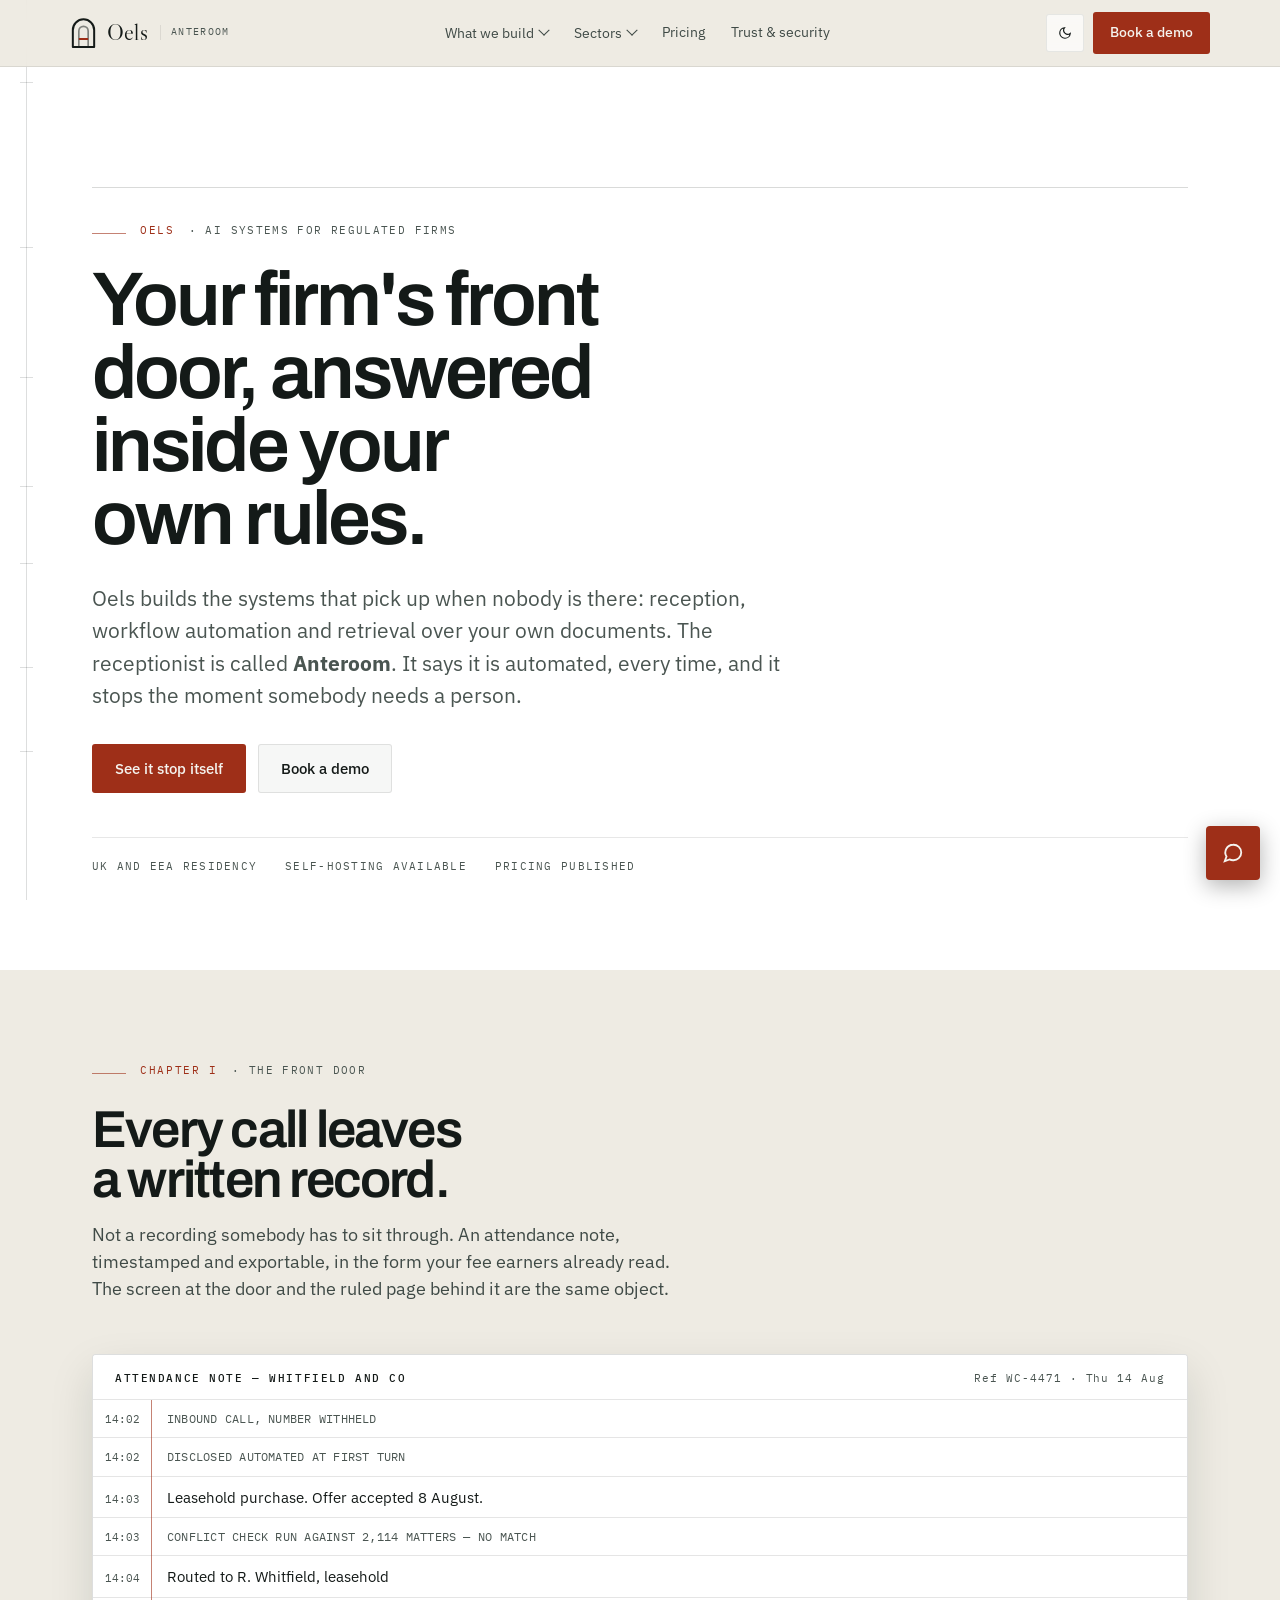
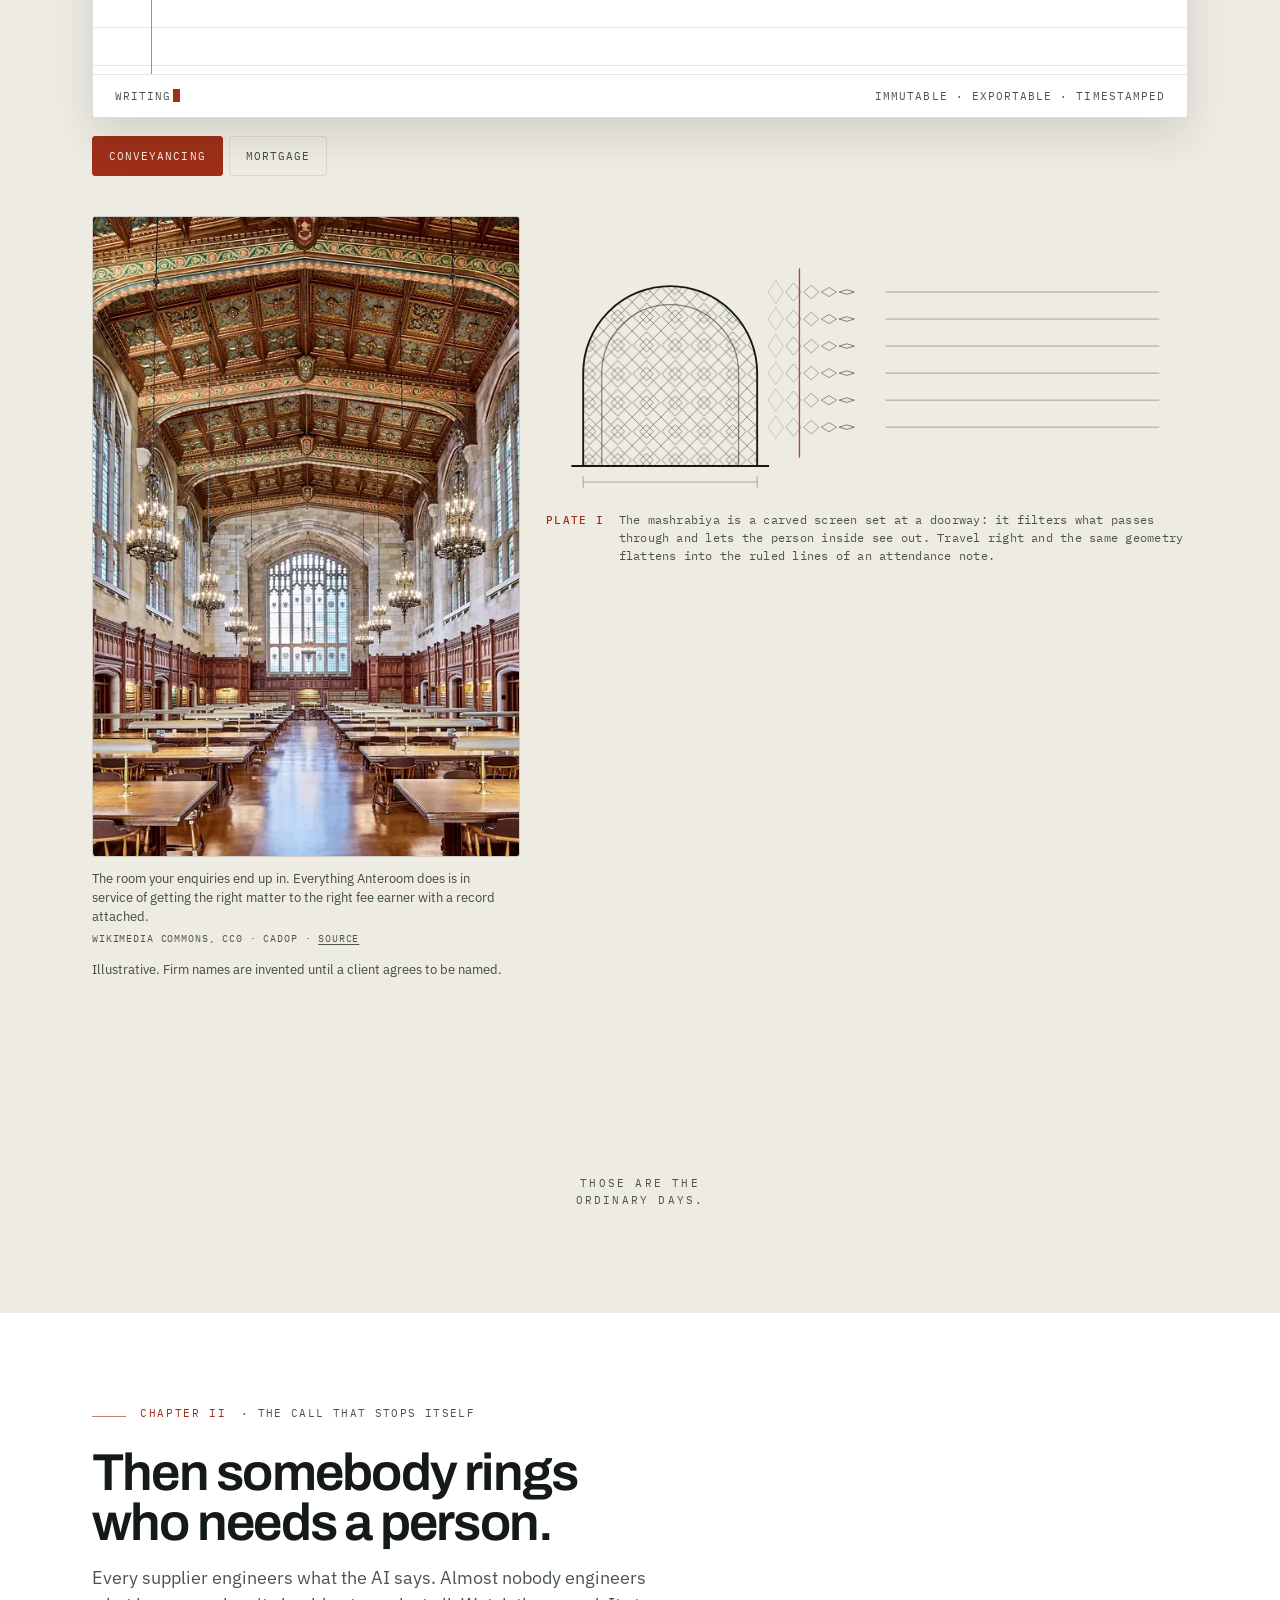
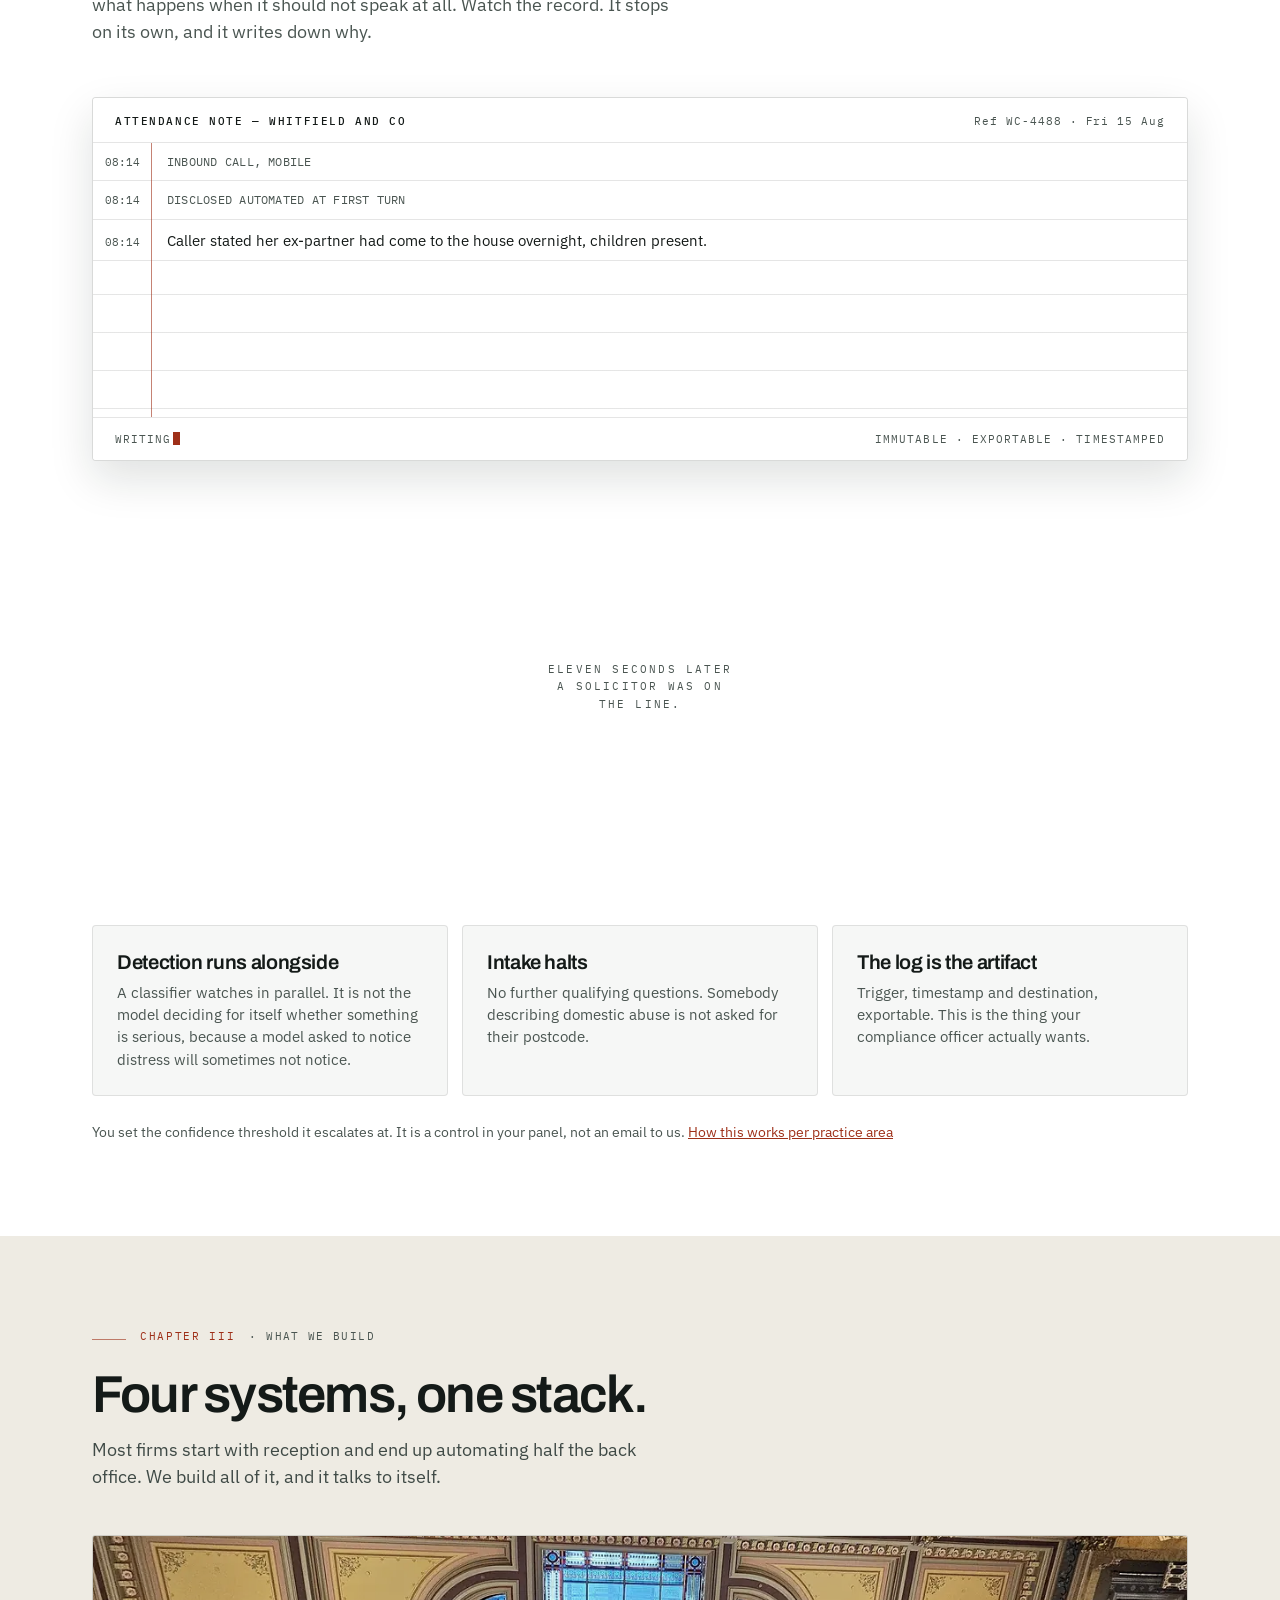
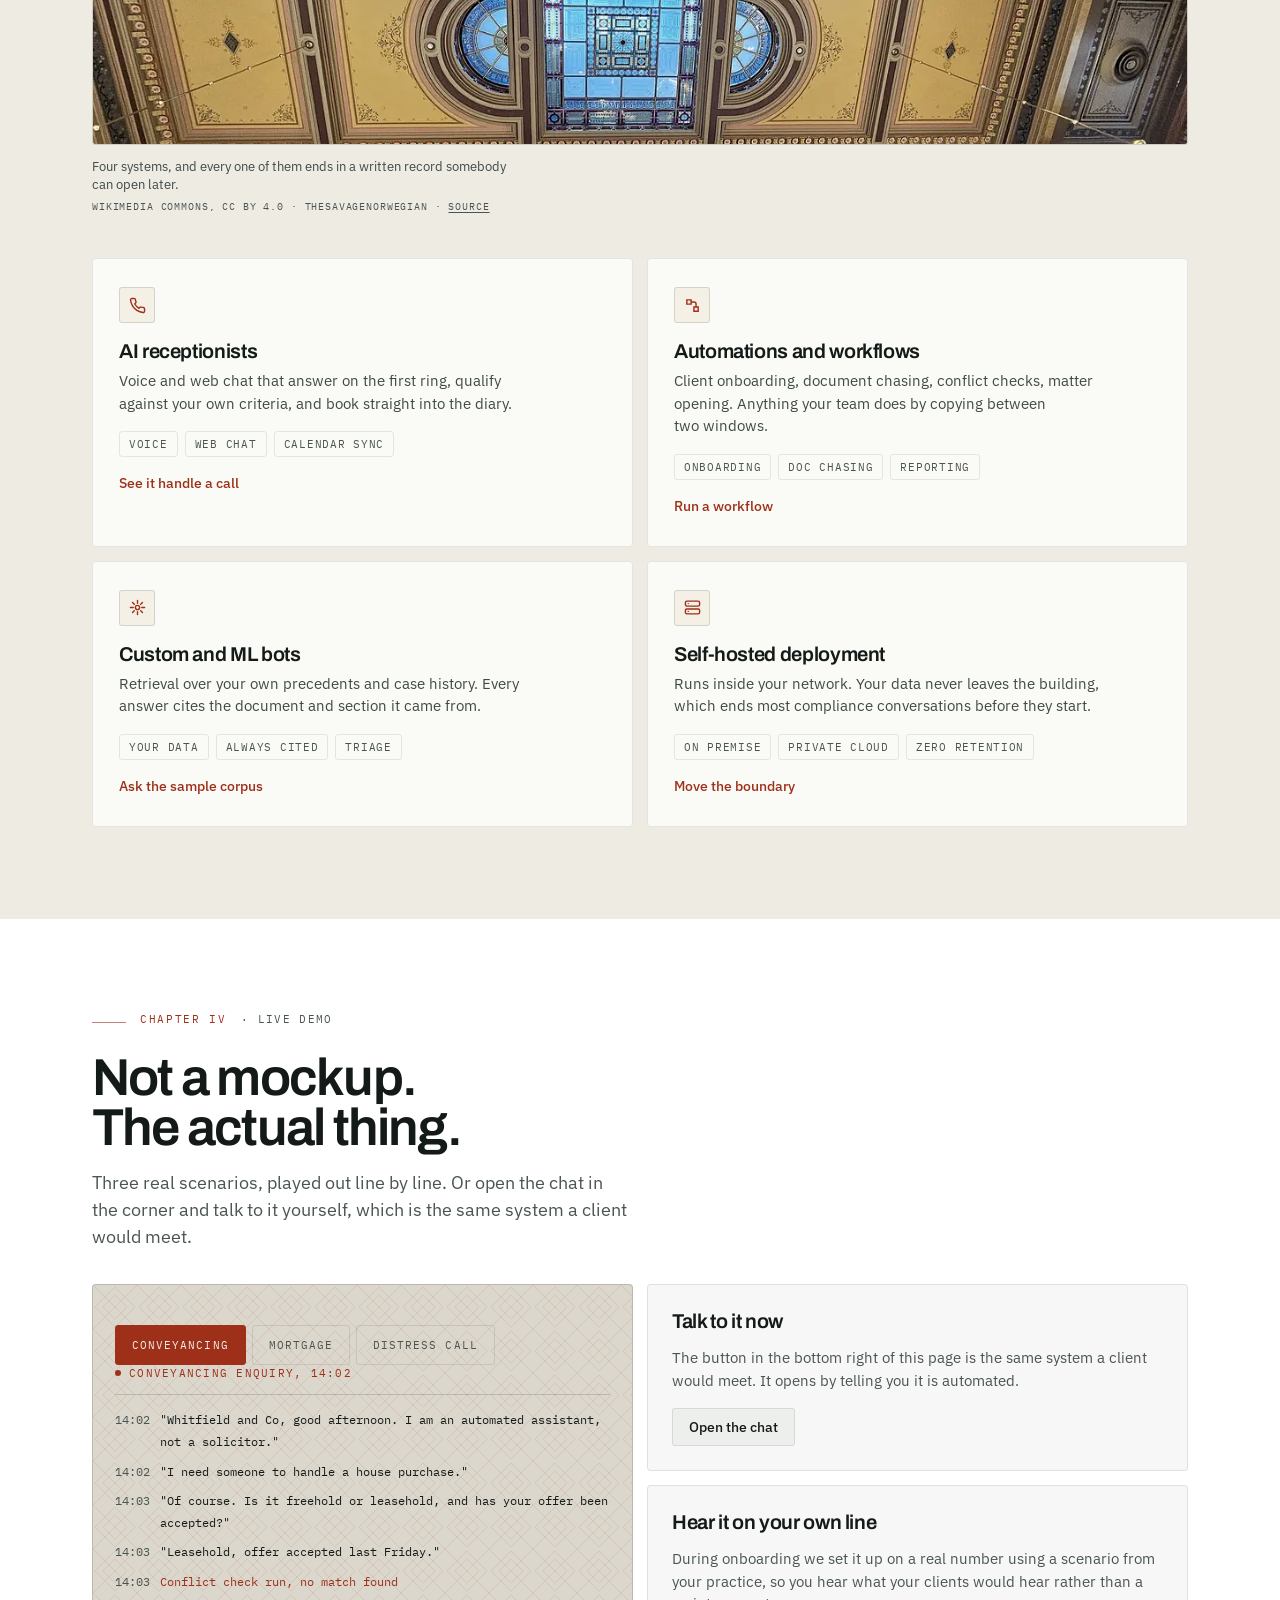
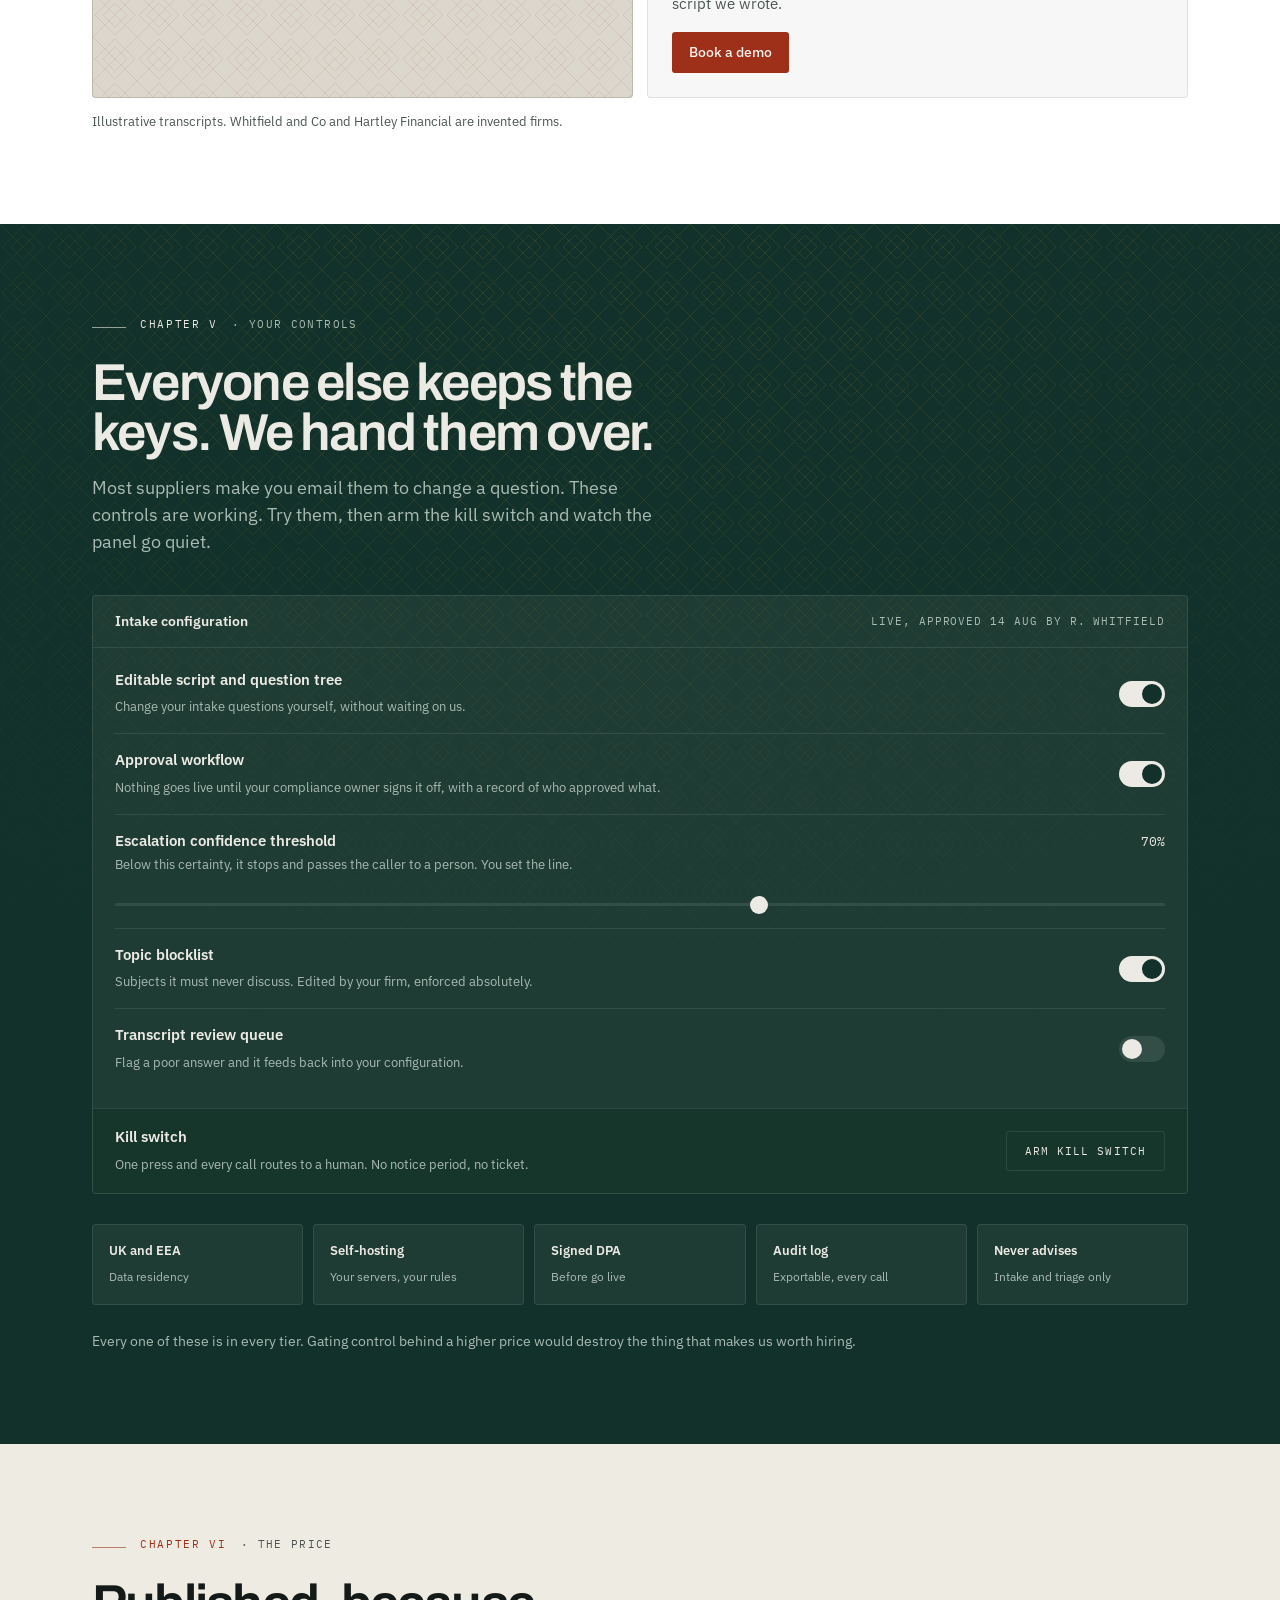
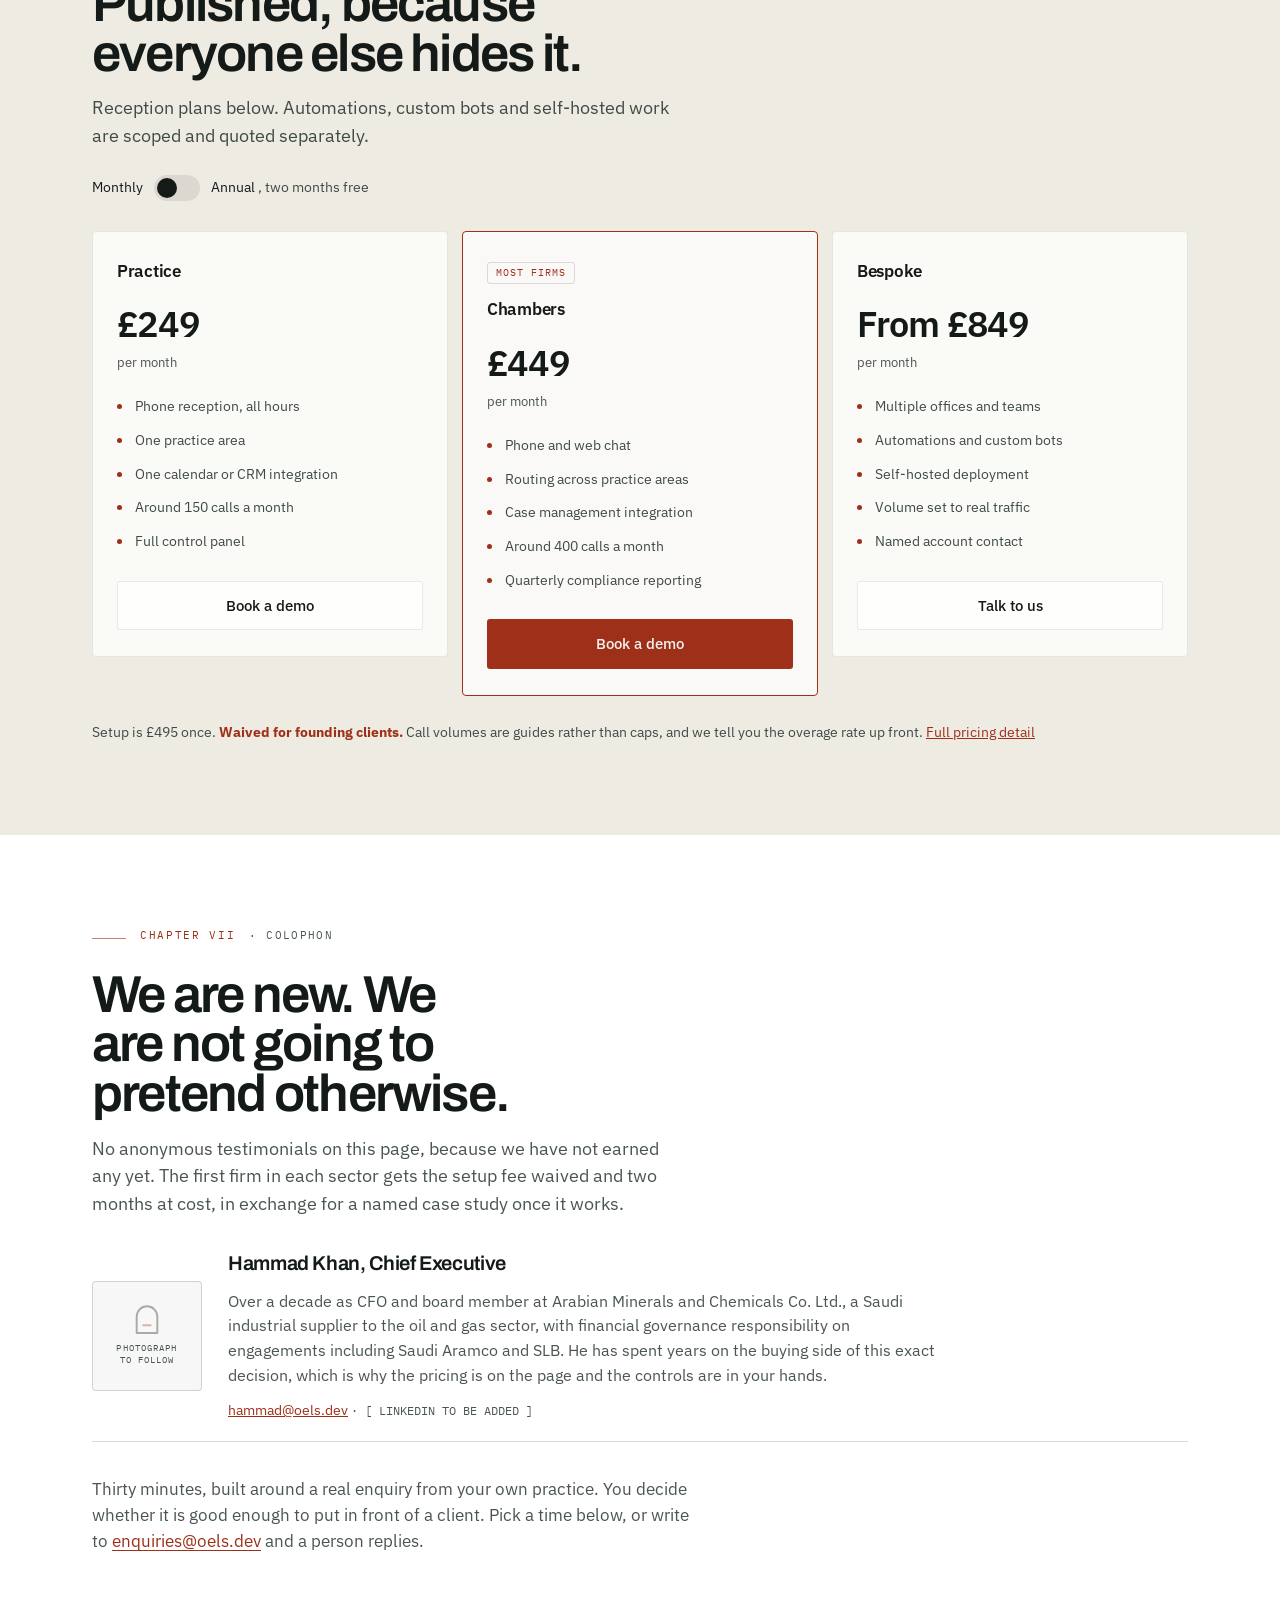
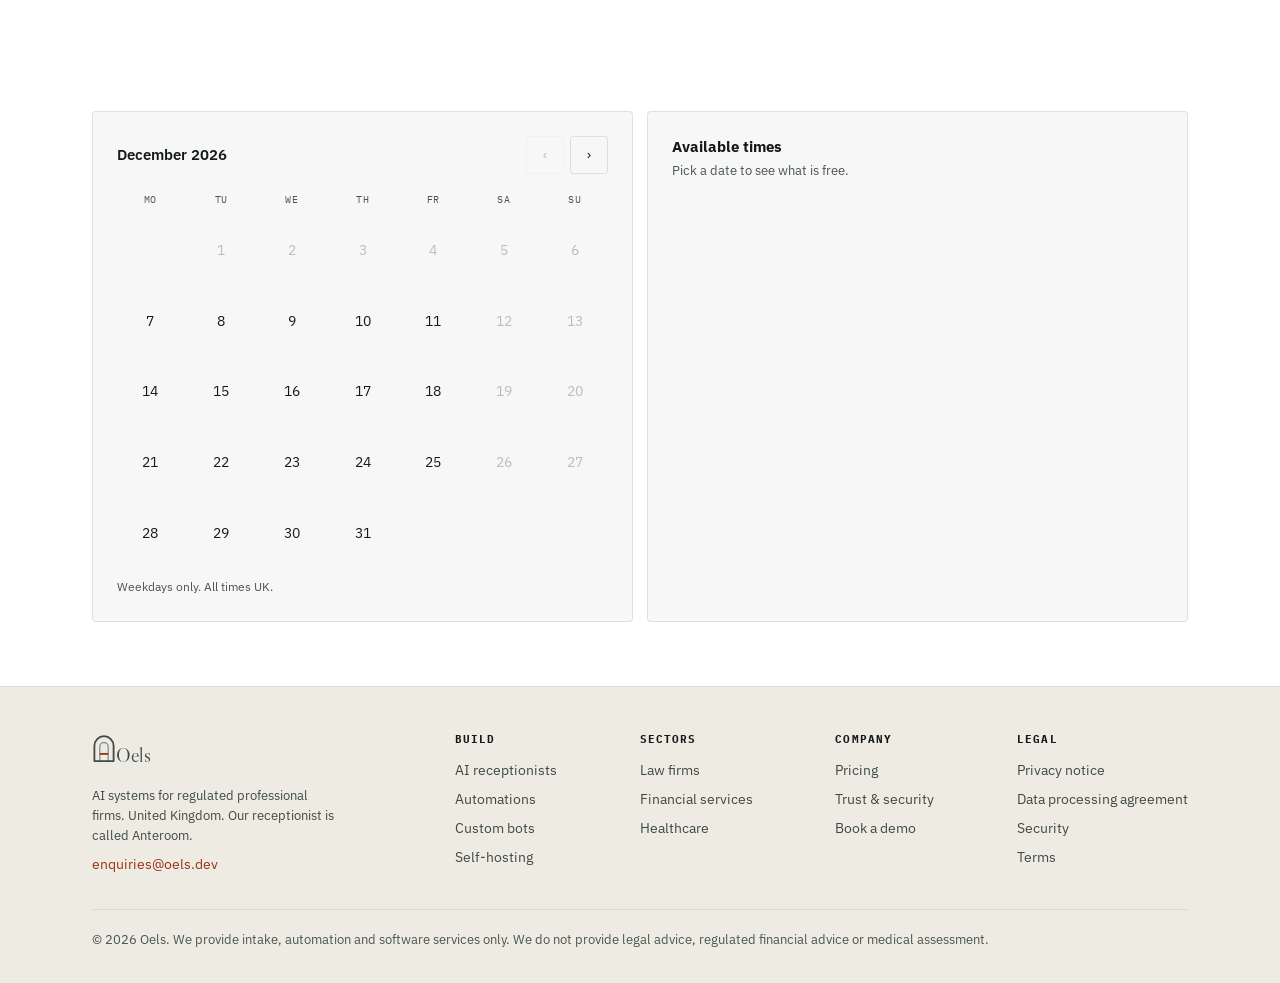
<file: index.html>
<!DOCTYPE html>
<html lang="en-GB" data-theme="dark">
<head>
<meta charset="utf-8">
<meta name="viewport" content="width=device-width, initial-scale=1">
<title>Oels | Anteroom, AI systems for regulated firms</title>
<meta name="description" content="Oels builds AI receptionists, automations, custom bots and self-hosted deployments for law firms and financial advisers. Pricing published. Controls handed over.">
<link rel="preconnect" href="https://fonts.googleapis.com">
<link rel="preconnect" href="https://fonts.gstatic.com" crossorigin>
<link href="https://fonts.googleapis.com/css2?family=Archivo:wght@500;600;700&family=Libre+Caslon+Display&family=IBM+Plex+Sans:wght@400;500;600&family=IBM+Plex+Mono:wght@400;500&display=swap" rel="stylesheet">
<link rel="stylesheet" href="assets/oels.css">
</head>
<body>
<a class="skip" href="#main">Skip to content</a>

<svg width="0" height="0" style="position:absolute" aria-hidden="true"><defs>
<pattern id="mashp" width="44" height="44" patternUnits="userSpaceOnUse">
<g stroke="var(--accent)" stroke-width="1" fill="none">
<path d="M22 2 L42 22 L22 42 L2 22 Z"/><path d="M22 10 L34 22 L22 34 L10 22 Z"/><path d="M0 0 L44 44 M44 0 L0 44"/>
</g></pattern></defs></svg>

<div class="hdr-wrap">
  <div class="wrap hdr">
    <a href="index.html" class="brand" aria-label="Oels home">
      <svg width="27" height="30" viewBox="0 0 32 36" fill="none" aria-hidden="true">
        <path d="M3.2 34.8V14.4a12.8 12.8 0 0 1 25.6 0v20.4z" stroke="currentColor" stroke-width="2.4" stroke-linejoin="round"/><path d="M10.4 34.8V15.6a5.6 5.6 0 0 1 11.2 0v19.2" stroke="currentColor" stroke-width="2" opacity=".5"/><path d="M10.4 25.2h11.2" stroke="var(--accent)" stroke-width="2.4"/>
      </svg>
      <span class="brand-nm">Oels</span><span class="brand-sub">Anteroom</span>
    </a>
    <nav class="nav" id="nav" data-open="false" aria-label="Main">
      <div class="nav-grp">
        <button class="nav-btn" type="button" aria-expanded="false" aria-controls="pan-b">What we build <i class="nav-car"></i></button>
        <div class="nav-pan" id="pan-b">
          <a class="nav-item" href="ai-receptionists.html"><strong>AI receptionists</strong><span>Anteroom, voice and web chat</span></a>
          <a class="nav-item" href="automations.html"><strong>Automations</strong><span>The work between your systems</span></a>
          <a class="nav-item" href="custom-bots.html"><strong>Custom and ML bots</strong><span>Trained on your own documents</span></a>
          <a class="nav-item" href="self-hosted.html"><strong>Self-hosted deployment</strong><span>Inside your own network</span></a>
        </div>
      </div>
      <div class="nav-grp">
        <button class="nav-btn" type="button" aria-expanded="false" aria-controls="pan-s">Sectors <i class="nav-car"></i></button>
        <div class="nav-pan" id="pan-s">
          <a class="nav-item" href="for-law-firms.html"><strong>Law firms</strong><span>Intake and triage, never advice</span></a>
          <a class="nav-item" href="for-financial-services.html"><strong>Financial services</strong><span>Guidance side of the advice boundary</span></a>
          <a class="nav-item" href="for-healthcare.html"><strong>Healthcare</strong><span>Planned, not a launch claim</span></a>
        </div>
      </div>
      <a class="nav-lnk" href="pricing.html">Pricing</a>
      <a class="nav-lnk" href="trust.html">Trust &amp; security</a>
    </nav>
    <div class="hact">
      <button class="tbtn" type="button" data-theme-toggle aria-label="Switch between light and dark theme">
        <svg width="14" height="14" viewBox="0 0 24 24" fill="none" stroke="currentColor" stroke-width="2" aria-hidden="true"><path d="M21 12.8A9 9 0 1 1 11.2 3a7 7 0 0 0 9.8 9.8z"/></svg>
      </button>
      <a href="#booking" class="btn btn-p btn-sm hdr-cta">Book a demo</a>
      <button class="tbtn burger" type="button" id="burger" aria-expanded="false" aria-controls="nav" aria-label="Open menu">
        <svg width="16" height="16" viewBox="0 0 24 24" fill="none" stroke="currentColor" stroke-width="2" aria-hidden="true"><path d="M3 6h18M3 12h18M3 18h18"/></svg>
      </button>
    </div>
  </div>
</div>

<nav class="margin" id="margin" aria-label="Chapters on this page">
  <span class="margin-rule" aria-hidden="true"></span>
  <span class="margin-prog" aria-hidden="true"></span>
  <span class="margin-break" aria-hidden="true"><i></i><b>intake halted</b></span>
  <div class="margin-marks" id="marginMarks"></div>
</nav>

<main id="main">

<!-- CHAPTER 0 — Title page. Type on stone, no media above the fold. -->
<section class="titlepage on-stone">
  <div class="wrap">
    <div class="rulehead"></div>
    <p class="folio">Oels <em>· AI systems for regulated firms</em></p>
    <h1>Your firm's front door, answered inside your own rules.</h1>
    <p class="standfirst">Oels builds the systems that pick up when nobody is there: reception, workflow automation and retrieval over your own documents. The receptionist is called <strong>Anteroom</strong>. It says it is automated, every time, and it stops the moment somebody needs a person.</p>
    <div class="hcta" style="justify-content:flex-start">
      <a href="#peak" class="btn btn-p">See it stop itself</a>
      <a href="#booking" class="btn btn-s">Book a demo</a>
    </div>
    <div class="imprint">
      <span>UK and EEA residency</span><span>Self-hosting available</span><span>Pricing published</span>
    </div>
  </div>
</section>

<!-- CHAPTER I — The front door. The lattice becomes the record. -->
<section class="sec on-ink" id="record">
  <div class="wrap">
    <div class="folio">Chapter I <em>· The front door</em></div>
    <div class="sec-head rv">
      <h2>Every call leaves a written record.</h2>
      <p>Not a recording somebody has to sit through. An attendance note, timestamped and exportable, in the form your fee earners already read. The screen at the door and the ruled page behind it are the same object.</p>
    </div>

    <div class="ledger" data-lg>
      <div class="lg-head">
        <b data-lg-title>Attendance note</b>
        <span class="lg-ref" data-lg-ref></span>
      </div>
      <div class="lg-rows" data-lg-rows aria-live="polite"></div>
      <div class="lg-foot">
        <span data-lg-status>Writing<span class="caret"></span></span>
        <span>Immutable · Exportable · Timestamped</span>
      </div>
    </div>
    <div class="segs" role="tablist" aria-label="Choose a record">
      <button class="seg" type="button" role="tab" aria-selected="true" data-ledger="law">Conveyancing</button>
      <button class="seg" type="button" role="tab" aria-selected="false" data-ledger="fin">Mortgage</button>
    </div>

    <div class="figpair">
      <figure class="fig">
      <img src="assets/img/law-library-reading.webp" width="520" height="780" loading="lazy" decoding="async" alt="The reading room of a law library, ranks of bound reports rising to a vaulted ceiling.">
      <figcaption>The room your enquiries end up in. Everything Anteroom does is in service of getting the right matter to the right fee earner with a record attached.<span class="credit">Wikimedia Commons, CC0 &middot; Cadop &middot; <a href="https://commons.wikimedia.org/wiki/File:Law_library_at_University_of_Michigan.jpg" rel="noopener">source</a></span></figcaption>
    </figure>
      <figure class="plate">
      <svg xmlns="http://www.w3.org/2000/svg" viewBox="0 0 760 330" fill="none" role="img" aria-labelledby="thT thD"><title id="thT">The screen at the door and the record behind it</title><desc id="thD">An architectural elevation of a mashrabiya screen set into an arched doorway. To the right the lattice geometry flattens into the ruled lines of an attendance note, crossed by a red margin rule.</desc><defs><pattern id="thLat" width="34" height="34" patternUnits="userSpaceOnUse"><g stroke="currentColor" stroke-width="1" fill="none"><path d="M17 1 L33 17 L17 33 L1 17 Z"/><path d="M17 9 L25 17 L17 25 L9 17 Z"/><path d="M0 0 L34 34 M34 0 L0 34"/></g></pattern><clipPath id="thClip"><path d="M44.0 296.0 V186.0 A103.0 103.0 0 0 1 250.0 186.0 V296.0 Z"/></clipPath></defs><g clip-path="url(#thClip)"><rect x="44" y="52" width="206" height="244" fill="url(#thLat)" opacity=".5"/></g><path d="M44.0 296.0 V186.0 A103.0 103.0 0 0 1 250.0 186.0 V296.0 Z" stroke="currentColor" stroke-width="2.2" stroke-linejoin="round"/><path d="M66.0 296.0 V186.0 A81.0 81.0 0 0 1 228.0 186.0 V296.0" stroke="currentColor" stroke-width="1.4" opacity=".5"/><path d="M30.0 296.0 H264.0" stroke="currentColor" stroke-width="2.2"/><path d="M272.0 76.5 L281.0 90.0 L272.0 103.5 L263.0 90.0 Z" stroke="currentColor" stroke-width="1" opacity="0.20"/><path d="M293.0 79.2 L302.0 90.0 L293.0 100.8 L284.0 90.0 Z" stroke="currentColor" stroke-width="1" opacity="0.30"/><path d="M314.0 81.9 L323.0 90.0 L314.0 98.1 L305.0 90.0 Z" stroke="currentColor" stroke-width="1" opacity="0.40"/><path d="M335.0 84.6 L344.0 90.0 L335.0 95.4 L326.0 90.0 Z" stroke="currentColor" stroke-width="1" opacity="0.50"/><path d="M356.0 87.3 L365.0 90.0 L356.0 92.7 L347.0 90.0 Z" stroke="currentColor" stroke-width="1" opacity="0.60"/><path d="M402.0 90.0 H726.0" stroke="currentColor" stroke-width="1" opacity=".42"/><path d="M272.0 108.5 L281.0 122.0 L272.0 135.5 L263.0 122.0 Z" stroke="currentColor" stroke-width="1" opacity="0.20"/><path d="M293.0 111.2 L302.0 122.0 L293.0 132.8 L284.0 122.0 Z" stroke="currentColor" stroke-width="1" opacity="0.30"/><path d="M314.0 113.9 L323.0 122.0 L314.0 130.1 L305.0 122.0 Z" stroke="currentColor" stroke-width="1" opacity="0.40"/><path d="M335.0 116.6 L344.0 122.0 L335.0 127.4 L326.0 122.0 Z" stroke="currentColor" stroke-width="1" opacity="0.50"/><path d="M356.0 119.3 L365.0 122.0 L356.0 124.7 L347.0 122.0 Z" stroke="currentColor" stroke-width="1" opacity="0.60"/><path d="M402.0 122.0 H726.0" stroke="currentColor" stroke-width="1" opacity=".42"/><path d="M272.0 140.5 L281.0 154.0 L272.0 167.5 L263.0 154.0 Z" stroke="currentColor" stroke-width="1" opacity="0.20"/><path d="M293.0 143.2 L302.0 154.0 L293.0 164.8 L284.0 154.0 Z" stroke="currentColor" stroke-width="1" opacity="0.30"/><path d="M314.0 145.9 L323.0 154.0 L314.0 162.1 L305.0 154.0 Z" stroke="currentColor" stroke-width="1" opacity="0.40"/><path d="M335.0 148.6 L344.0 154.0 L335.0 159.4 L326.0 154.0 Z" stroke="currentColor" stroke-width="1" opacity="0.50"/><path d="M356.0 151.3 L365.0 154.0 L356.0 156.7 L347.0 154.0 Z" stroke="currentColor" stroke-width="1" opacity="0.60"/><path d="M402.0 154.0 H726.0" stroke="currentColor" stroke-width="1" opacity=".42"/><path d="M272.0 172.5 L281.0 186.0 L272.0 199.5 L263.0 186.0 Z" stroke="currentColor" stroke-width="1" opacity="0.20"/><path d="M293.0 175.2 L302.0 186.0 L293.0 196.8 L284.0 186.0 Z" stroke="currentColor" stroke-width="1" opacity="0.30"/><path d="M314.0 177.9 L323.0 186.0 L314.0 194.1 L305.0 186.0 Z" stroke="currentColor" stroke-width="1" opacity="0.40"/><path d="M335.0 180.6 L344.0 186.0 L335.0 191.4 L326.0 186.0 Z" stroke="currentColor" stroke-width="1" opacity="0.50"/><path d="M356.0 183.3 L365.0 186.0 L356.0 188.7 L347.0 186.0 Z" stroke="currentColor" stroke-width="1" opacity="0.60"/><path d="M402.0 186.0 H726.0" stroke="currentColor" stroke-width="1" opacity=".42"/><path d="M272.0 204.5 L281.0 218.0 L272.0 231.5 L263.0 218.0 Z" stroke="currentColor" stroke-width="1" opacity="0.20"/><path d="M293.0 207.2 L302.0 218.0 L293.0 228.8 L284.0 218.0 Z" stroke="currentColor" stroke-width="1" opacity="0.30"/><path d="M314.0 209.9 L323.0 218.0 L314.0 226.1 L305.0 218.0 Z" stroke="currentColor" stroke-width="1" opacity="0.40"/><path d="M335.0 212.6 L344.0 218.0 L335.0 223.4 L326.0 218.0 Z" stroke="currentColor" stroke-width="1" opacity="0.50"/><path d="M356.0 215.3 L365.0 218.0 L356.0 220.7 L347.0 218.0 Z" stroke="currentColor" stroke-width="1" opacity="0.60"/><path d="M402.0 218.0 H726.0" stroke="currentColor" stroke-width="1" opacity=".42"/><path d="M272.0 236.5 L281.0 250.0 L272.0 263.5 L263.0 250.0 Z" stroke="currentColor" stroke-width="1" opacity="0.20"/><path d="M293.0 239.2 L302.0 250.0 L293.0 260.8 L284.0 250.0 Z" stroke="currentColor" stroke-width="1" opacity="0.30"/><path d="M314.0 241.9 L323.0 250.0 L314.0 258.1 L305.0 250.0 Z" stroke="currentColor" stroke-width="1" opacity="0.40"/><path d="M335.0 244.6 L344.0 250.0 L335.0 255.4 L326.0 250.0 Z" stroke="currentColor" stroke-width="1" opacity="0.50"/><path d="M356.0 247.3 L365.0 250.0 L356.0 252.7 L347.0 250.0 Z" stroke="currentColor" stroke-width="1" opacity="0.60"/><path d="M402.0 250.0 H726.0" stroke="currentColor" stroke-width="1" opacity=".42"/><path d="M300 62 V286" stroke="var(--accent)" stroke-width="1.6" opacity=".85"/><g stroke="currentColor" opacity=".38" stroke-width="1"><path d="M44 308 V322 M250 308 V322 M44 315 H250"/></g></svg>
      <figcaption><b>Plate I</b><span>The mashrabiya is a carved screen set at a doorway: it filters what passes through and lets the person inside see out. Travel right and the same geometry flattens into the ruled lines of an attendance note.</span></figcaption>
    </figure>
    </div>
    <p class="dim mt-s" style="font-size:12.5px">Illustrative. Firm names are invented until a client agrees to be named.</p>
  </div>
</section>

<!-- Authored silence. Recorded in BRIEF.md so verification does not read it as dead scroll. -->
<section class="hold on-ink">
  <div class="wrap"><p>Those are the ordinary days.</p></div>
</section>

<!-- CHAPTER II — THE PEAK. Largest span. Plays on arrival, not on a click. -->
<section class="sec sec-peak on-stone" id="peak">
  <div class="wrap">
    <div class="folio">Chapter II <em>· The call that stops itself</em></div>
    <div class="sec-head rv">
      <h2>Then somebody rings who needs a person.</h2>
      <p>Every supplier engineers what the AI says. Almost nobody engineers what happens when it should not speak at all. Watch the record. It stops on its own, and it writes down why.</p>
    </div>

    <div class="ledger" data-lg data-lg-auto="esc">
      <div class="lg-head">
        <b data-lg-title>Attendance note</b>
        <span class="lg-ref" data-lg-ref></span>
      </div>
      <div class="lg-rows" data-lg-rows aria-live="polite"></div>
      <div class="lg-foot">
        <span data-lg-status>Waiting</span>
        <span>Immutable · Exportable · Timestamped</span>
      </div>
    </div>

    <!-- The silence inside the peak. It is what the caller experiences, and it
         is recorded in BRIEF.md so verification does not read it as dead scroll. -->
    <div class="hold hold-peak">
      <p>Eleven seconds later a solicitor was on the line.</p>
    </div>

    <div class="cards3">
      <div class="card rv"><h3>Detection runs alongside</h3><p>A classifier watches in parallel. It is not the model deciding for itself whether something is serious, because a model asked to notice distress will sometimes not notice.</p></div>
      <div class="card rv"><h3>Intake halts</h3><p>No further qualifying questions. Somebody describing domestic abuse is not asked for their postcode.</p></div>
      <div class="card rv"><h3>The log is the artifact</h3><p>Trigger, timestamp and destination, exportable. This is the thing your compliance officer actually wants.</p></div>
    </div>
    <p class="dim mt-m" style="font-size:14px">You set the confidence threshold it escalates at. It is a control in your panel, not an email to us. <a href="for-law-firms.html" style="color:var(--accent-text)">How this works per practice area</a></p>
  </div>
</section>

<!-- CHAPTER III — What we build. Deliberately plain after the peak. -->
<section class="sec on-ink" id="build">
  <div class="wrap">
    <div class="folio">Chapter III <em>· What we build</em></div>
    <div class="sec-head rv">
      <h2>Four systems, one stack.</h2>
      <p>Most firms start with reception and end up automating half the back office. We build all of it, and it talks to itself.</p>
    </div>
    <figure class="fig figband">
      <img src="assets/img/law-library-wide.webp" width="1240" height="238" loading="lazy" decoding="async" alt="A long panorama of a historic law library, tiers of shelving running the length of the room.">
      <figcaption>Four systems, and every one of them ends in a written record somebody can open later.<span class="credit">Wikimedia Commons, CC BY 4.0 &middot; Thesavagenorwegian &middot; <a href="https://commons.wikimedia.org/wiki/File:Iowa_State_Law_Library_01.jpg" rel="noopener">source</a></span></figcaption>
    </figure>

    <div class="bento">
      <div class="b rv">
        <div class="ic"><svg width="17" height="17" viewBox="0 0 24 24" fill="none" stroke="var(--accent)" stroke-width="2" stroke-linecap="round" aria-hidden="true"><path d="M22 16.9v3a2 2 0 0 1-2.2 2 19.8 19.8 0 0 1-8.6-3 19.5 19.5 0 0 1-6-6 19.8 19.8 0 0 1-3-8.7A2 2 0 0 1 4.1 2h3a2 2 0 0 1 2 1.7c.1 1 .4 1.9.7 2.8a2 2 0 0 1-.5 2.1L8.1 9.9a16 16 0 0 0 6 6l1.3-1.3a2 2 0 0 1 2.1-.4c.9.3 1.8.5 2.8.6a2 2 0 0 1 1.7 2z"/></svg></div>
        <h3>AI receptionists</h3>
        <p>Voice and web chat that answer on the first ring, qualify against your own criteria, and book straight into the diary.</p>
        <div class="tagrow"><span class="tag">Voice</span><span class="tag">Web chat</span><span class="tag">Calendar sync</span></div>
        <a class="b-lnk" href="ai-receptionists.html">See it handle a call</a>
      </div>
      <div class="b rv">
        <div class="ic"><svg width="17" height="17" viewBox="0 0 24 24" fill="none" stroke="var(--accent)" stroke-width="2" stroke-linecap="round" aria-hidden="true"><path d="M4 4h6v6H4zM14 14h6v6h-6zM10 7h4a3 3 0 0 1 3 3v4"/></svg></div>
        <h3>Automations and workflows</h3>
        <p>Client onboarding, document chasing, conflict checks, matter opening. Anything your team does by copying between two windows.</p>
        <div class="tagrow"><span class="tag">Onboarding</span><span class="tag">Doc chasing</span><span class="tag">Reporting</span></div>
        <a class="b-lnk" href="automations.html">Run a workflow</a>
      </div>
      <div class="b rv">
        <div class="ic"><svg width="17" height="17" viewBox="0 0 24 24" fill="none" stroke="var(--accent)" stroke-width="2" stroke-linecap="round" aria-hidden="true"><circle cx="12" cy="12" r="3"/><path d="M12 2v4M12 18v4M2 12h4M18 12h4M5 5l2.5 2.5M16.5 16.5L19 19M19 5l-2.5 2.5M7.5 16.5L5 19"/></svg></div>
        <h3>Custom and ML bots</h3>
        <p>Retrieval over your own precedents and case history. Every answer cites the document and section it came from.</p>
        <div class="tagrow"><span class="tag">Your data</span><span class="tag">Always cited</span><span class="tag">Triage</span></div>
        <a class="b-lnk" href="custom-bots.html">Ask the sample corpus</a>
      </div>
      <div class="b rv">
        <div class="ic"><svg width="17" height="17" viewBox="0 0 24 24" fill="none" stroke="var(--accent)" stroke-width="2" stroke-linecap="round" aria-hidden="true"><rect x="2" y="3" width="20" height="7" rx="2"/><rect x="2" y="14" width="20" height="7" rx="2"/><path d="M6 6.5h.01M6 17.5h.01"/></svg></div>
        <h3>Self-hosted deployment</h3>
        <p>Runs inside your network. Your data never leaves the building, which ends most compliance conversations before they start.</p>
        <div class="tagrow"><span class="tag">On premise</span><span class="tag">Private cloud</span><span class="tag">Zero retention</span></div>
        <a class="b-lnk" href="self-hosted.html">Move the boundary</a>
      </div>
    </div>
  </div>
</section>

<!-- CHAPTER IV — The live demo. Proof, immediately after the claim. -->
<section class="sec on-stone" id="demo">
  <div class="wrap">
    <div class="folio">Chapter IV <em>· Live demo</em></div>
    <div class="sec-head rv">
      <h2>Not a mockup. The actual thing.</h2>
      <p>Three real scenarios, played out line by line. Or open the chat in the corner and talk to it yourself, which is the same system a client would meet.</p>
    </div>
    <div class="cards2" style="margin-top:34px">
      <div class="term">
        <svg class="mash" aria-hidden="true"><rect width="100%" height="100%" fill="url(#mashp)"/></svg>
        <div class="segs" role="tablist" aria-label="Choose a scenario">
          <button class="seg" type="button" role="tab" aria-selected="true" data-scen="law">Conveyancing</button>
          <button class="seg" type="button" role="tab" aria-selected="false" data-scen="fin">Mortgage</button>
          <button class="seg" type="button" role="tab" aria-selected="false" data-scen="esc">Distress call</button>
        </div>
        <div class="thead"><span class="dot"></span><span id="demoLabel">Conveyancing enquiry, 14:02</span></div>
        <div id="demoFeed" class="feed" aria-live="polite"></div>
      </div>
      <div style="display:flex;flex-direction:column;gap:14px">
        <div class="card">
          <h3>Talk to it now</h3>
          <p class="mt-s">The button in the bottom right of this page is the same system a client would meet. It opens by telling you it is automated.</p>
          <button class="btn btn-s btn-sm" type="button" data-open-chat style="margin-top:16px;align-self:flex-start">Open the chat</button>
        </div>
        <div class="card" style="flex:1">
          <h3>Hear it on your own line</h3>
          <p class="mt-s">During onboarding we set it up on a real number using a scenario from your practice, so you hear what your clients would hear rather than a script we wrote.</p>
          <a href="#booking" class="btn btn-p btn-sm" style="margin-top:16px;align-self:flex-start">Book a demo</a>
        </div>
      </div>
    </div>
    <p class="dim mt-s" style="font-size:12.5px">Illustrative transcripts. Whitfield and Co and Hartley Financial are invented firms.</p>
  </div>
</section>

<!-- CHAPTER V — The keys. Institutional ground. -->
<section class="sec on-deep" id="control">
  <div class="wrap">
    <div class="folio">Chapter V <em>· Your controls</em></div>
    <div class="sec-head rv">
      <h2>Everyone else keeps the keys. We hand them over.</h2>
      <p>Most suppliers make you email them to change a question. These controls are working. Try them, then arm the kill switch and watch the panel go quiet.</p>
    </div>
    <div class="console" id="console">
      <div class="chead"><strong>Intake configuration</strong><span class="ctag" id="consoleTag">Live, approved 14 Aug by R. Whitfield</span></div>
      <div class="cbody">
        <div class="ctrl"><div><strong>Editable script and question tree</strong><span>Change your intake questions yourself, without waiting on us.</span></div><button class="sw" type="button" role="switch" aria-checked="true" aria-label="Editable script and question tree"></button></div>
        <div class="ctrl"><div><strong>Approval workflow</strong><span>Nothing goes live until your compliance owner signs it off, with a record of who approved what.</span></div><button class="sw" type="button" role="switch" aria-checked="true" aria-label="Approval workflow"></button></div>
        <div class="srow">
          <div class="top"><strong>Escalation confidence threshold</strong><span class="val" id="cval">70%</span></div>
          <span class="d">Below this certainty, it stops and passes the caller to a person. You set the line.</span>
          <input type="range" id="conf" min="30" max="95" value="70" step="5" aria-label="Escalation confidence threshold, percent">
        </div>
        <div class="ctrl"><div><strong>Topic blocklist</strong><span>Subjects it must never discuss. Edited by your firm, enforced absolutely.</span></div><button class="sw" type="button" role="switch" aria-checked="true" aria-label="Topic blocklist"></button></div>
        <div class="ctrl"><div><strong>Transcript review queue</strong><span>Flag a poor answer and it feeds back into your configuration.</span></div><button class="sw" type="button" role="switch" aria-checked="false" aria-label="Transcript review queue"></button></div>
      </div>
      <div class="kill">
        <div><strong>Kill switch</strong><span id="killTxt">One press and every call routes to a human. No notice period, no ticket.</span></div>
        <button class="killbtn" type="button" id="killBtn" aria-pressed="false">Arm kill switch</button>
      </div>
    </div>
    <div class="strip">
      <div><strong>UK and EEA</strong><span>Data residency</span></div>
      <div><strong>Self-hosting</strong><span>Your servers, your rules</span></div>
      <div><strong>Signed DPA</strong><span>Before go live</span></div>
      <div><strong>Audit log</strong><span>Exportable, every call</span></div>
      <div><strong>Never advises</strong><span>Intake and triage only</span></div>
    </div>
    <p class="dim mt-m" style="font-size:14px">Every one of these is in every tier. Gating control behind a higher price would destroy the thing that makes us worth hiring.</p>
  </div>
</section>

<!-- CHAPTER VI — The price. -->
<section class="sec on-ink" id="pricing">
  <div class="wrap">
    <div class="folio">Chapter VI <em>· The price</em></div>
    <div class="sec-head rv">
      <h2>Published, because everyone else hides it.</h2>
      <p>Reception plans below. Automations, custom bots and self-hosted work are scoped and quoted separately.</p>
    </div>
    <div class="trow"><span>Monthly</span><button class="sw" type="button" data-annual role="switch" aria-checked="false" aria-label="Show annual pricing"></button><span>Annual <span class="dim">, two months free</span></span></div>
    <div class="tiers">
      <div class="tier">
        <div class="nm">Practice</div>
        <div class="pr" data-m="249" data-a="208">&pound;249</div>
        <div class="per">per month<span class="per-note"></span></div>
        <ul><li>Phone reception, all hours</li><li>One practice area</li><li>One calendar or CRM integration</li><li>Around 150 calls a month</li><li>Full control panel</li></ul>
        <a href="#booking" class="btn btn-s btn-blk">Book a demo</a>
      </div>
      <div class="tier tier-feat">
        <div class="badge">Most firms</div>
        <div class="nm">Chambers</div>
        <div class="pr" data-m="449" data-a="374">&pound;449</div>
        <div class="per">per month<span class="per-note"></span></div>
        <ul><li>Phone and web chat</li><li>Routing across practice areas</li><li>Case management integration</li><li>Around 400 calls a month</li><li>Quarterly compliance reporting</li></ul>
        <a href="#booking" class="btn btn-p btn-blk">Book a demo</a>
      </div>
      <div class="tier">
        <div class="nm">Bespoke</div>
        <div class="pr" data-prefix="From &pound;" data-m="849" data-a="708">From &pound;849</div>
        <div class="per">per month<span class="per-note"></span></div>
        <ul><li>Multiple offices and teams</li><li>Automations and custom bots</li><li>Self-hosted deployment</li><li>Volume set to real traffic</li><li>Named account contact</li></ul>
        <a href="#booking" class="btn btn-s btn-blk">Talk to us</a>
      </div>
    </div>
    <p class="dim mt-m" style="font-size:14px">Setup is &pound;495 once. <strong style="color:var(--accent-text)">Waived for founding clients.</strong> Call volumes are guides rather than caps, and we tell you the overage rate up front. <a href="pricing.html" style="color:var(--accent-text)">Full pricing detail</a></p>
  </div>
</section>

<!-- CHAPTER VII — Colophon. The close resolves; the ask is running text. -->
<section class="sec on-stone" id="book">
  <div class="wrap">
    <div class="folio">Chapter VII <em>· Colophon</em></div>
    <div class="sec-head rv">
      <h2>We are new. We are not going to pretend otherwise.</h2>
      <p>No anonymous testimonials on this page, because we have not earned any yet. The first firm in each sector gets the setup fee waived and two months at cost, in exchange for a named case study once it works.</p>
    </div>

    <div class="bio" style="margin-top:34px">
      <div class="bio-img">
          <svg width="26" height="29" viewBox="0 0 32 36" fill="none" aria-hidden="true">
            <path d="M3.2 34.8V14.4a12.8 12.8 0 0 1 25.6 0v20.4z" stroke="currentColor" stroke-width="2.4" stroke-linejoin="round"/>
            <path d="M10.4 25.2h11.2" stroke="var(--accent)" stroke-width="2.4"/>
          </svg>
          <span>Photograph<br>to follow</span>
        </div>
      <div>
        <h3>Hammad Khan, Chief Executive</h3>
        <p class="dim mt-s" style="max-width:72ch">Over a decade as CFO and board member at Arabian Minerals and Chemicals Co. Ltd., a Saudi industrial supplier to the oil and gas sector, with financial governance responsibility on engagements including Saudi Aramco and SLB. He has spent years on the buying side of this exact decision, which is why the pricing is on the page and the controls are in your hands.</p>
        <p style="margin-top:12px;font-size:13.5px"><a href="mailto:hammad@oels.dev" style="color:var(--accent-text)">hammad@oels.dev</a> <span class="mono dim" style="font-size:11.5px">· [ LINKEDIN TO BE ADDED ]</span></p>
      </div>
    </div>

    <div class="colophon">
      <p>Thirty minutes, built around a real enquiry from your own practice. You decide whether it is good enough to put in front of a client. Pick a time below, or write to <a href="mailto:enquiries@oels.dev">enquiries@oels.dev</a> and a person replies.</p>
    </div>
  </div>
</section>

<!-- Back matter. Not a chapter: the colophon closes the argument, this is the
     form bound into the back of it. No folio, so it takes no mark in the margin. -->
<section class="sec-s on-stone" id="booking" aria-label="Book a demo">
  <div class="wrap">
    <!-- TO GO LIVE: no back end behind this yet. Replace with a Cal.com embed. -->
    <div class="bk" style="margin-top:0">
      <div class="bkc" id="calCard">
        <div class="calh"><strong id="calMonth">Month</strong><div class="caln"><button type="button" id="prevM" aria-label="Previous month">&lsaquo;</button><button type="button" id="nextM" aria-label="Next month">&rsaquo;</button></div></div>
        <div class="calg" id="calGrid"></div>
        <p class="dim" style="font-size:12px;margin-top:12px">Weekdays only. All times UK.</p>
      </div>
      <div class="bkc">
        <div id="slotWrap">
          <strong style="font-size:14.5px;display:block;margin-bottom:3px">Available times</strong>
          <p class="dim" style="font-size:13px;margin-bottom:12px" id="slotHint">Pick a date to see what is free.</p>
          <div class="slots" id="slots"></div>
        </div>
        <div id="detailsWrap" style="display:none;margin-top:16px">
          <div class="bsum" id="bkSummary"></div>
          <div class="fld"><label for="bName">Name</label><input id="bName" type="text" autocomplete="name"></div>
          <div class="fld"><label for="bFirm">Firm</label><input id="bFirm" type="text" autocomplete="organization"></div>
          <div class="fld"><label for="bEmail">Work email</label><input id="bEmail" type="email" autocomplete="email"></div>
          <div class="fld"><label for="bInt">Interested in</label><select id="bInt"><option>AI receptionist (Anteroom)</option><option>Automations and workflows</option><option>Custom or ML bots</option><option>Self-hosted deployment</option><option>Not sure yet</option></select></div>
          <button class="btn btn-p btn-blk" type="button" id="bkConfirm">Confirm booking</button>
          <p class="err" id="bkErr" role="alert"></p>
          <p class="dim" style="font-size:11.5px;margin-top:10px">A calendar invite and dial in link follow. No drip sequence, no newsletter. See our <a href="privacy.html" style="color:var(--accent-text)">privacy notice</a>.</p>
        </div>
        <div id="bkDone" style="display:none;text-align:center;padding:32px 8px" tabindex="-1">
          <h3>Booked in.</h3>
          <p class="dim" id="doneTxt" style="margin:10px auto 0;font-size:14px"></p>
        </div>
      </div>
    </div>
  </div>
</section>

</main>

<footer class="ft">
  <div class="wrap">
    <div class="fg">
      <div style="max-width:280px">
        <a href="index.html" class="brand" style="margin-bottom:11px">
          <svg width="24" height="27" viewBox="0 0 32 36" fill="none" aria-hidden="true">
            <path d="M3.2 34.8V14.4a12.8 12.8 0 0 1 25.6 0v20.4z" stroke="currentColor" stroke-width="2.4" stroke-linejoin="round"/><path d="M10.4 34.8V15.6a5.6 5.6 0 0 1 11.2 0v19.2" stroke="currentColor" stroke-width="2" opacity=".5"/><path d="M10.4 25.2h11.2" stroke="var(--accent)" stroke-width="2.4"/>
          </svg><span class="brand-nm" style="font-size:20px">Oels</span>
        </a>
        <p class="dim" style="font-size:13px">AI systems for regulated professional firms. United Kingdom. Our receptionist is called Anteroom.</p>
        <p style="margin-top:8px"><a href="mailto:enquiries@oels.dev" style="color:var(--accent-text);padding:0">enquiries@oels.dev</a></p>
      </div>
      <div class="fc"><strong>Build</strong>
        <a href="ai-receptionists.html">AI receptionists</a><a href="automations.html">Automations</a><a href="custom-bots.html">Custom bots</a><a href="self-hosted.html">Self-hosting</a></div>
      <div class="fc"><strong>Sectors</strong>
        <a href="for-law-firms.html">Law firms</a><a href="for-financial-services.html">Financial services</a><a href="for-healthcare.html">Healthcare</a></div>
      <div class="fc"><strong>Company</strong>
        <a href="pricing.html">Pricing</a><a href="trust.html">Trust &amp; security</a><a href="#booking">Book a demo</a></div>
      <div class="fc"><strong>Legal</strong>
        <a href="privacy.html">Privacy notice</a><a href="dpa.html">Data processing agreement</a><a href="trust.html">Security</a><a href="terms.html">Terms</a></div>
    </div>
    <p class="flegal">© 2026 Oels. We provide intake, automation and software services only. We do not provide legal advice, regulated financial advice or medical assessment.</p>
  </div>
</footer>

<button class="chatbtn" type="button" id="chatBtn" aria-expanded="false" aria-label="Open chat">
  <svg width="22" height="22" viewBox="0 0 24 24" fill="none" stroke="var(--on-accent)" stroke-width="2" stroke-linecap="round" aria-hidden="true"><path d="M21 11.5a8.4 8.4 0 0 1-9 8.4 8.5 8.5 0 0 1-3.8-.9L3 21l1.9-5.2A8.4 8.4 0 0 1 12 3a8.4 8.4 0 0 1 9 8.5z"/></svg>
</button>
<div class="chatwin" id="chatWin" role="dialog" aria-label="Anteroom chat">
  <div class="chh"><span class="dot pulse"></span><div><strong>Anteroom</strong><small>Automated assistant</small></div></div>
  <div class="chb" id="chatBody"></div>
  <div class="chopts" id="chatOpts"></div>
  <p class="chn">A demonstration of how Anteroom greets and routes an enquiry.</p>
</div>

<script src="assets/config.js"></script>
<script src="assets/oels.js"></script>
</body>
</html>
</file>
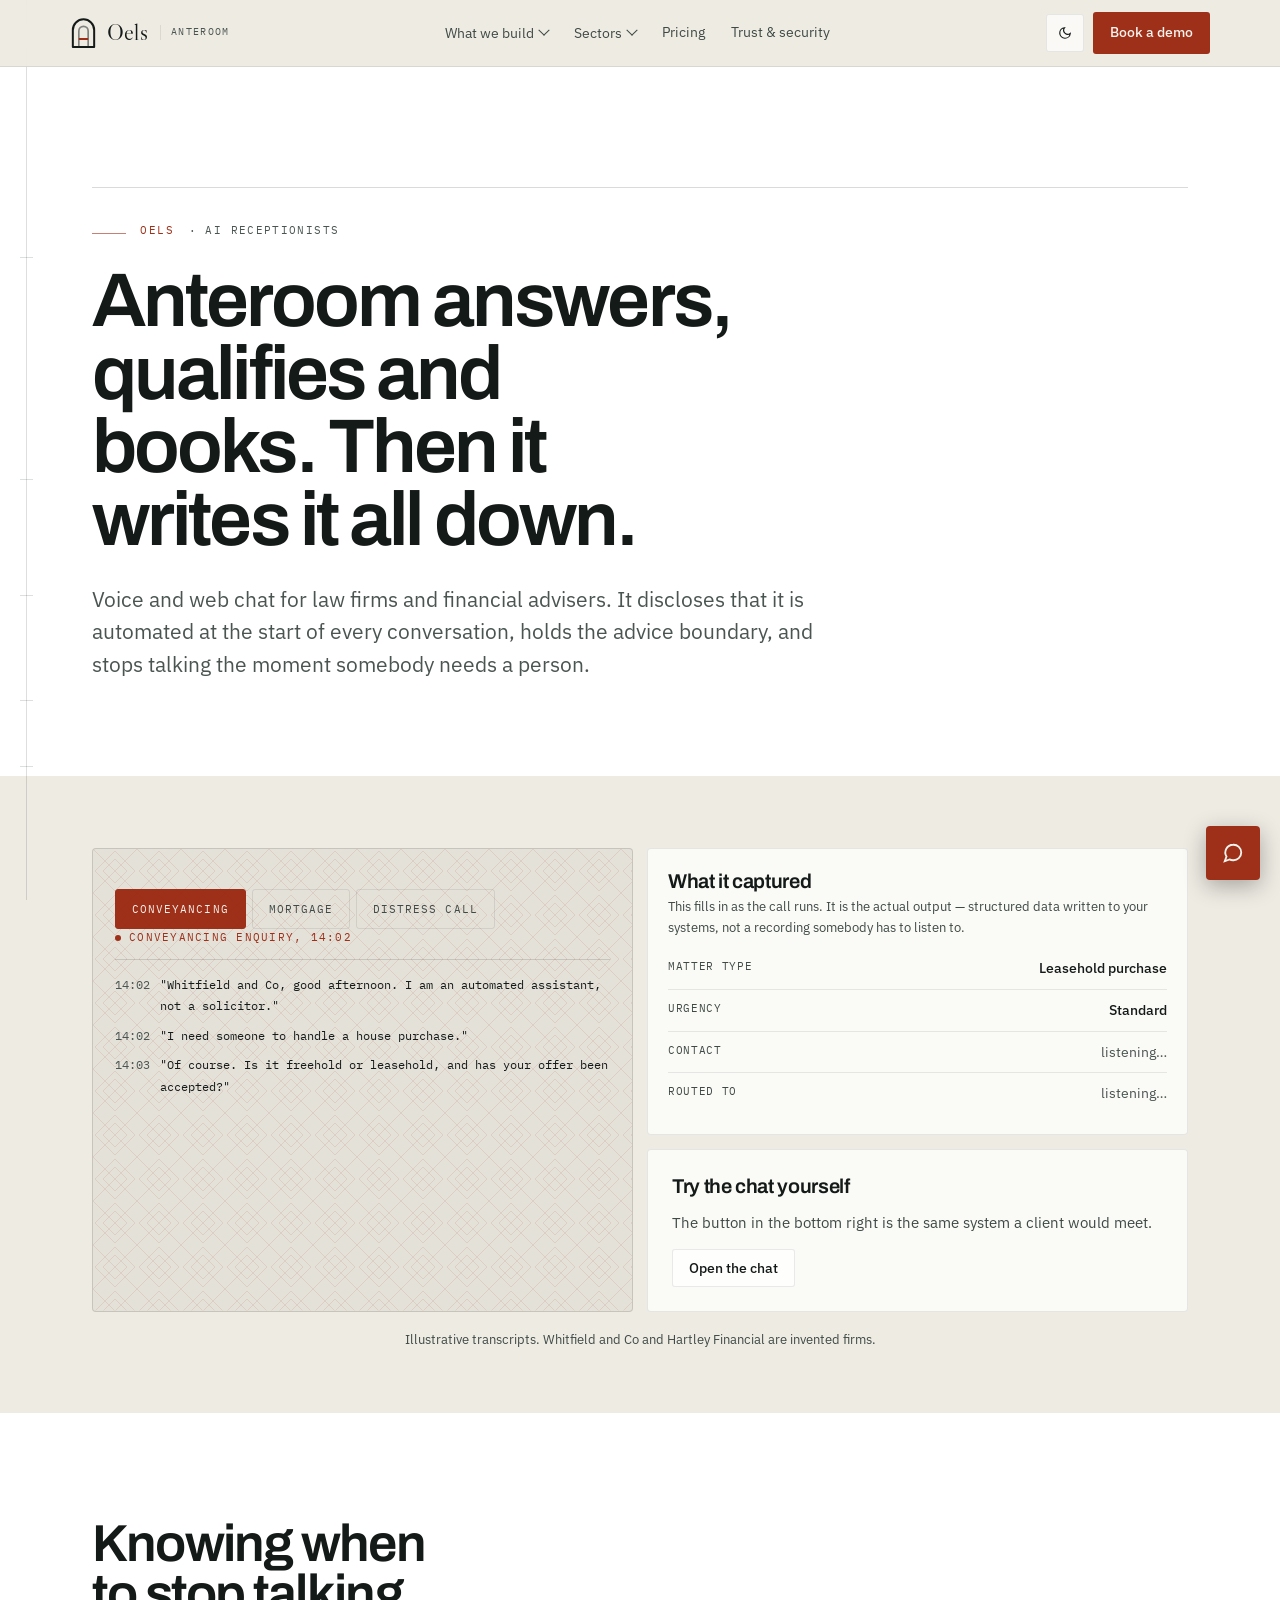
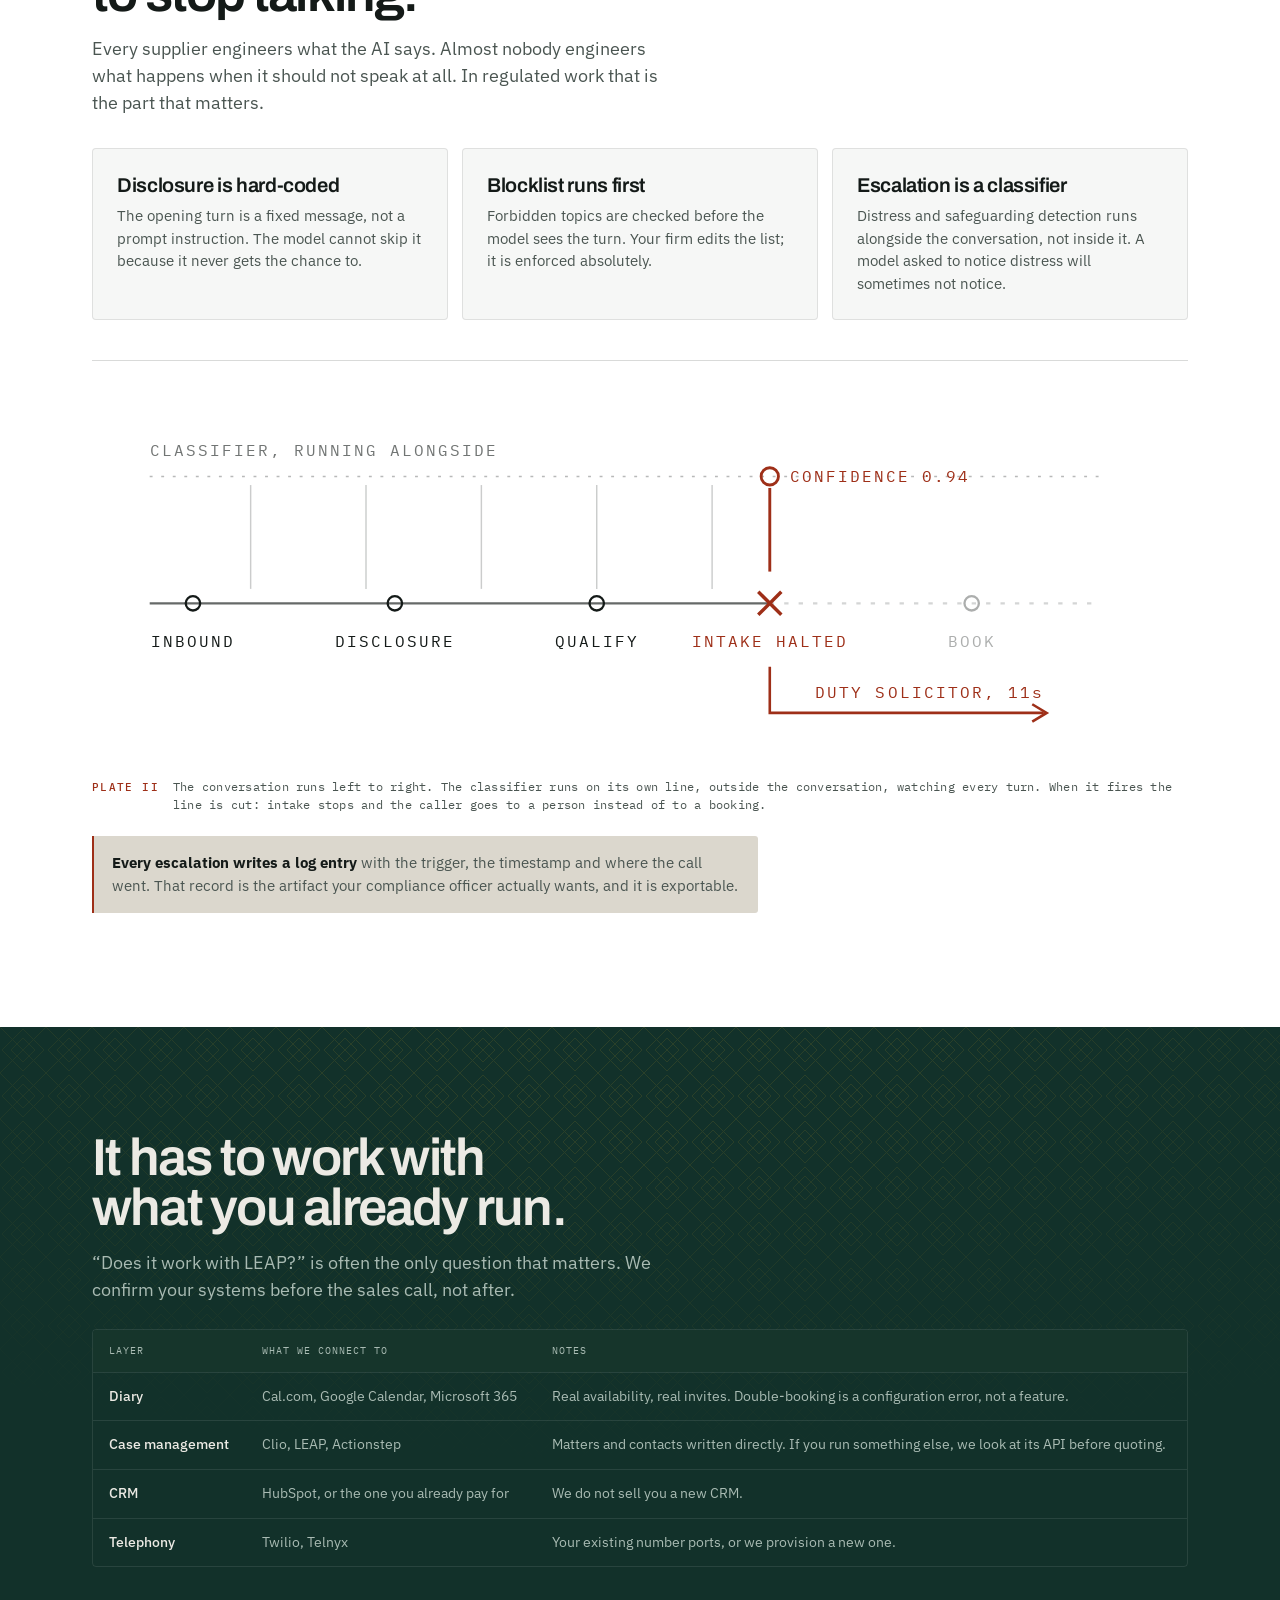
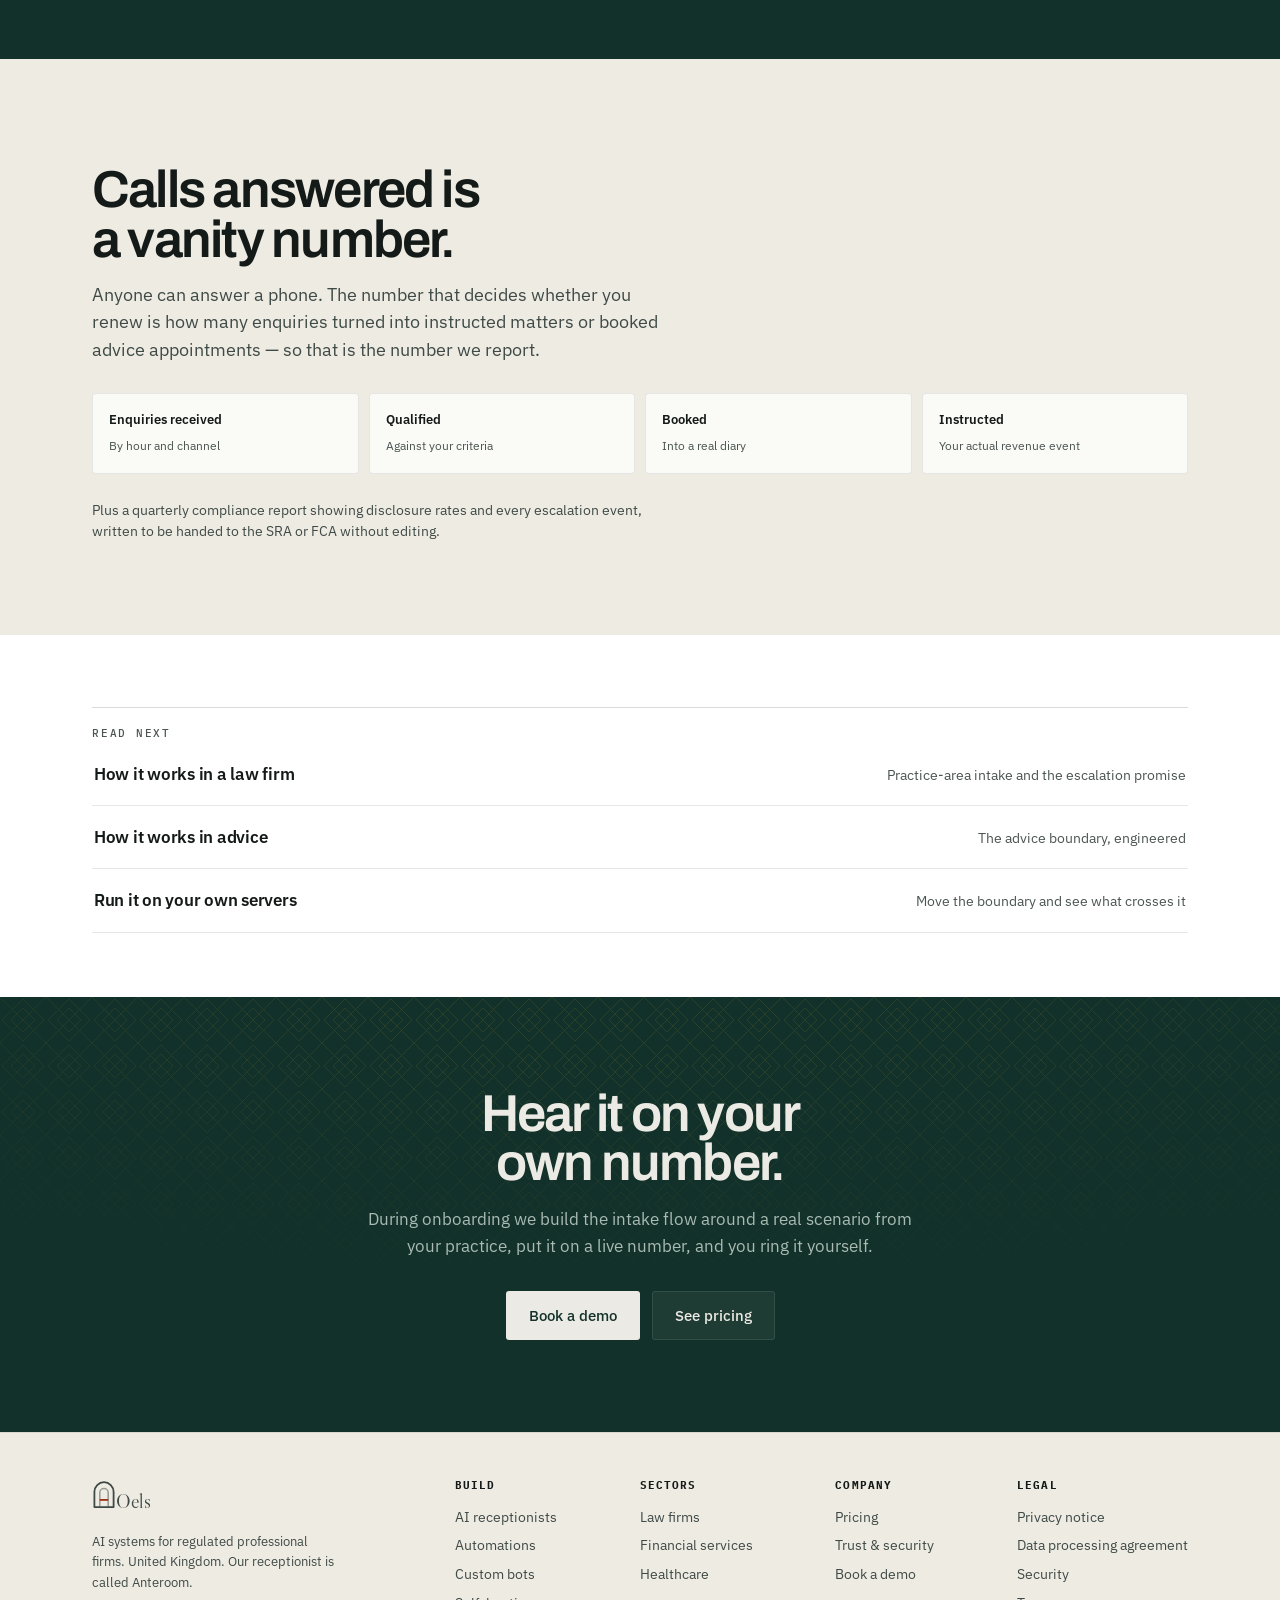
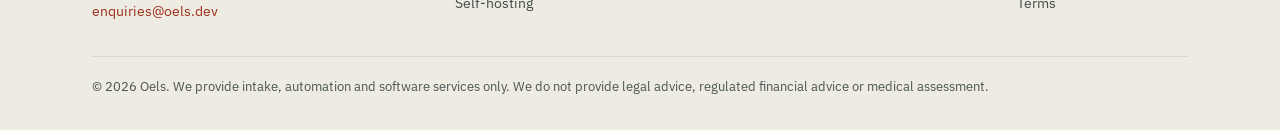
<file: ai-receptionists.html>
<!DOCTYPE html>
<html lang="en-GB" data-theme="dark">
<head>
<meta charset="utf-8">
<meta name="viewport" content="width=device-width, initial-scale=1">
<title>AI receptionists | Anteroom by Oels</title>
<meta name="description" content="Anteroom answers your firm's phone and web chat, qualifies the enquiry against your own criteria, and books it. It discloses that it is automated on every call.">
<link rel="preconnect" href="https://fonts.googleapis.com">
<link rel="preconnect" href="https://fonts.gstatic.com" crossorigin>
<link href="https://fonts.googleapis.com/css2?family=Archivo:wght@500;600;700&family=Libre+Caslon+Display&family=IBM+Plex+Sans:wght@400;500;600&family=IBM+Plex+Mono:wght@400;500&display=swap" rel="stylesheet">
<link rel="stylesheet" href="assets/oels.css">
</head>
<body>
<a class="skip" href="#main">Skip to content</a>

<svg width="0" height="0" style="position:absolute" aria-hidden="true"><defs>
<pattern id="mashp" width="44" height="44" patternUnits="userSpaceOnUse">
<g stroke="var(--accent)" stroke-width="1" fill="none">
<path d="M22 2 L42 22 L22 42 L2 22 Z"/><path d="M22 10 L34 22 L22 34 L10 22 Z"/><path d="M0 0 L44 44 M44 0 L0 44"/>
</g></pattern></defs></svg>

<div class="hdr-wrap">
  <div class="wrap hdr">
    <a href="index.html" class="brand" aria-label="Oels home">
      <svg width="27" height="30" viewBox="0 0 32 36" fill="none" aria-hidden="true"><path d="M3.2 34.8V14.4a12.8 12.8 0 0 1 25.6 0v20.4z" stroke="currentColor" stroke-width="2.4" stroke-linejoin="round"/><path d="M10.4 34.8V15.6a5.6 5.6 0 0 1 11.2 0v19.2" stroke="currentColor" stroke-width="2" opacity=".5"/><path d="M10.4 25.2h11.2" stroke="var(--accent)" stroke-width="2.4"/></svg>
      <span class="brand-nm">Oels</span><span class="brand-sub">Anteroom</span>
    </a>
    <nav class="nav" id="nav" data-open="false" aria-label="Main">
      <div class="nav-grp">
        <button class="nav-btn" type="button" aria-expanded="false" aria-controls="pan-b">What we build <i class="nav-car"></i></button>
        <div class="nav-pan" id="pan-b">
          <a class="nav-item" href="ai-receptionists.html"><strong>AI receptionists</strong><span>Anteroom &mdash; voice and web chat</span></a>
          <a class="nav-item" href="automations.html"><strong>Automations</strong><span>The work between your systems</span></a>
          <a class="nav-item" href="custom-bots.html"><strong>Custom and ML bots</strong><span>Trained on your own documents</span></a>
          <a class="nav-item" href="self-hosted.html"><strong>Self-hosted deployment</strong><span>Inside your own network</span></a>
        </div>
      </div>
      <div class="nav-grp">
        <button class="nav-btn" type="button" aria-expanded="false" aria-controls="pan-s">Sectors <i class="nav-car"></i></button>
        <div class="nav-pan" id="pan-s">
          <a class="nav-item" href="for-law-firms.html"><strong>Law firms</strong><span>Intake and triage, never advice</span></a>
          <a class="nav-item" href="for-financial-services.html"><strong>Financial services</strong><span>Guidance side of the advice boundary</span></a>
          <a class="nav-item" href="for-healthcare.html"><strong>Healthcare</strong><span>Planned &mdash; not a launch claim</span></a>
        </div>
      </div>
      <a class="nav-lnk" href="pricing.html">Pricing</a>
      <a class="nav-lnk" href="trust.html">Trust &amp; security</a>
    </nav>
    <div class="hact">
      <button class="tbtn" type="button" data-theme-toggle aria-label="Switch between light and dark theme">
        <svg width="14" height="14" viewBox="0 0 24 24" fill="none" stroke="currentColor" stroke-width="2" aria-hidden="true"><path d="M21 12.8A9 9 0 1 1 11.2 3a7 7 0 0 0 9.8 9.8z"/></svg>
      </button>
      <a href="index.html#booking" class="btn btn-p btn-sm hdr-cta">Book a demo</a>
      <button class="tbtn burger" type="button" id="burger" aria-expanded="false" aria-controls="nav" aria-label="Open menu">
        <svg width="16" height="16" viewBox="0 0 24 24" fill="none" stroke="currentColor" stroke-width="2" aria-hidden="true"><path d="M3 6h18M3 12h18M3 18h18"/></svg>
      </button>
    </div>
  </div>
</div>

<nav class="margin" id="margin" aria-label="Chapters on this page">
  <span class="margin-rule" aria-hidden="true"></span>
  <span class="margin-prog" aria-hidden="true"></span>
  <span class="margin-break" aria-hidden="true"><i></i><b>intake halted</b></span>
  <div class="margin-marks" id="marginMarks"></div>
</nav>

<main id="main">
<section class="titlepage on-stone">
  <div class="wrap">
    <div class="rulehead"></div>
    <p class="folio"><a href="index.html">Oels</a> <em>· AI receptionists</em></p>
    <h1>Anteroom answers, qualifies and books. Then it writes it all down.</h1>
    <p class="standfirst">Voice and web chat for law firms and financial advisers. It discloses that it is automated at the start of every conversation, holds the advice boundary, and stops talking the moment somebody needs a person.</p>
  </div>
</section>

<section class="sec-s on-ink">
  <div class="wrap">
    <div class="cards2" style="margin-top:8px">
      <div class="term">
        <svg class="mash" aria-hidden="true"><rect width="100%" height="100%" fill="url(#mashp)"/></svg>
        <div class="segs" role="tablist" aria-label="Choose a scenario">
          <button class="seg" type="button" role="tab" aria-selected="true" data-scen="law">Conveyancing</button>
          <button class="seg" type="button" role="tab" aria-selected="false" data-scen="fin">Mortgage</button>
          <button class="seg" type="button" role="tab" aria-selected="false" data-scen="esc">Distress call</button>
        </div>
        <div class="thead"><span class="dot"></span><span id="demoLabel">Conveyancing enquiry, 14:02</span></div>
        <div id="demoFeed" class="feed" aria-live="polite"></div>
      </div>
      <div>
        <div class="xtract">
          <h3 style="margin-bottom:4px">What it captured</h3>
          <p class="dim" style="font-size:13px;margin-bottom:10px">This fills in as the call runs. It is the actual output &mdash; structured data written to your systems, not a recording somebody has to listen to.</p>
          <div id="xtract"></div>
        </div>
        <div class="card" style="margin-top:14px">
          <h3>Try the chat yourself</h3>
          <p class="mt-s">The button in the bottom right is the same system a client would meet.</p>
          <button class="btn btn-s btn-sm" type="button" data-open-chat style="margin-top:14px">Open the chat</button>
        </div>
      </div>
    </div>
    <p class="dim center" style="font-size:12.5px;margin-top:18px">Illustrative transcripts. Whitfield and Co and Hartley Financial are invented firms.</p>
  </div>
</section>

<section class="sec on-stone">
  <div class="wrap">
    <div class="sec-head rv">
            <h2>Knowing when to stop talking.</h2>
      <p>Every supplier engineers what the AI says. Almost nobody engineers what happens when it should not speak at all. In regulated work that is the part that matters.</p>
    </div>
    <div class="cards3">
      <div class="card rv"><h3>Disclosure is hard-coded</h3><p>The opening turn is a fixed message, not a prompt instruction. The model cannot skip it because it never gets the chance to.</p></div>
      <div class="card rv"><h3>Blocklist runs first</h3><p>Forbidden topics are checked before the model sees the turn. Your firm edits the list; it is enforced absolutely.</p></div>
      <div class="card rv"><h3>Escalation is a classifier</h3><p>Distress and safeguarding detection runs alongside the conversation, not inside it. A model asked to notice distress will sometimes not notice.</p></div>
    </div>

    <figure class="plate">
      <svg xmlns="http://www.w3.org/2000/svg" viewBox="0 0 760 260" fill="none" role="img" aria-labelledby="esT esD"><title id="esT">Where a call stops</title><desc id="esD">A call runs left to right through inbound, disclosure and qualification before booking. A classifier runs on a separate line above it, watching every turn. When it fires, the conversation line is cut and the call is transferred to a person instead of continuing to booking.</desc><path d="M40 150 H470" stroke="currentColor" stroke-width="1.6" opacity=".65"/><path d="M470 150 H700" stroke="currentColor" stroke-width="1.6" opacity=".18" stroke-dasharray="3 7"/><g><circle cx="70" cy="150" r="5" stroke="currentColor" stroke-width="1.6" fill="var(--sc-node-fill,transparent)"/><text x="70" y="180" text-anchor="middle" font-family="IBM Plex Mono, monospace" font-size="11" letter-spacing="1.4" fill="currentColor">INBOUND</text></g><g><circle cx="210" cy="150" r="5" stroke="currentColor" stroke-width="1.6" fill="var(--sc-node-fill,transparent)"/><text x="210" y="180" text-anchor="middle" font-family="IBM Plex Mono, monospace" font-size="11" letter-spacing="1.4" fill="currentColor">DISCLOSURE</text></g><g><circle cx="350" cy="150" r="5" stroke="currentColor" stroke-width="1.6" fill="var(--sc-node-fill,transparent)"/><text x="350" y="180" text-anchor="middle" font-family="IBM Plex Mono, monospace" font-size="11" letter-spacing="1.4" fill="currentColor">QUALIFY</text></g><g opacity=".35"><circle cx="610" cy="150" r="5" stroke="currentColor" stroke-width="1.6" fill="var(--sc-node-fill,transparent)"/><text x="610" y="180" text-anchor="middle" font-family="IBM Plex Mono, monospace" font-size="11" letter-spacing="1.4" fill="currentColor">BOOK</text></g><path d="M40 62 H700" stroke="currentColor" stroke-width="1" opacity=".3" stroke-dasharray="2 6"/><text x="40" y="48" font-family="IBM Plex Mono, monospace" font-size="11" letter-spacing="1.4" fill="currentColor" opacity=".6">CLASSIFIER, RUNNING ALONGSIDE</text><path d="M110 68 V140" stroke="currentColor" stroke-width="1" opacity=".22"/><path d="M190 68 V140" stroke="currentColor" stroke-width="1" opacity=".22"/><path d="M270 68 V140" stroke="currentColor" stroke-width="1" opacity=".22"/><path d="M350 68 V140" stroke="currentColor" stroke-width="1" opacity=".22"/><path d="M430 68 V140" stroke="currentColor" stroke-width="1" opacity=".22"/><circle cx="470" cy="62" r="6" stroke="var(--accent)" stroke-width="2"/><path d="M470 70 V128" stroke="var(--accent)" stroke-width="2"/><text x="484" y="66" font-family="IBM Plex Mono, monospace" font-size="11" letter-spacing="1.4" fill="var(--accent)">CONFIDENCE 0.94</text><path d="M462 158 l16 -16 M462 142 l16 16" stroke="var(--accent)" stroke-width="2.4"/><text x="470" y="180" text-anchor="middle" font-family="IBM Plex Mono, monospace" font-size="11" letter-spacing="1.4" fill="var(--accent)">INTAKE HALTED</text><path d="M470 194 V226 H660" stroke="var(--accent)" stroke-width="1.8"/><path d="M652 220 l10 6 l-10 6" stroke="var(--accent)" stroke-width="1.8"/><text x="660" y="216" text-anchor="end" font-family="IBM Plex Mono, monospace" font-size="11" letter-spacing="1.4" fill="var(--accent)">DUTY SOLICITOR, 11s</text></svg>
      <figcaption><b>Plate II</b><span>The conversation runs left to right. The classifier runs on its own line, outside the conversation, watching every turn. When it fires the line is cut: intake stops and the caller goes to a person instead of to a booking.</span></figcaption>
    </figure>
    <div class="note" style="max-width:74ch">
      <strong>Every escalation writes a log entry</strong> with the trigger, the timestamp and where the call went. That record is the artifact your compliance officer actually wants, and it is exportable.
    </div>
  </div>
</section>

<section class="sec on-deep">
  <div class="wrap">
    <div class="sec-head rv">
            <h2>It has to work with what you already run.</h2>
      <p>&ldquo;Does it work with LEAP?&rdquo; is often the only question that matters. We confirm your systems before the sales call, not after.</p>
    </div>
    <div class="tbl-wrap">
      <table class="tbl">
        <tr><th>Layer</th><th>What we connect to</th><th>Notes</th></tr>
        <tr><td>Diary</td><td>Cal.com, Google Calendar, Microsoft 365</td><td>Real availability, real invites. Double-booking is a configuration error, not a feature.</td></tr>
        <tr><td>Case management</td><td>Clio, LEAP, Actionstep</td><td>Matters and contacts written directly. If you run something else, we look at its API before quoting.</td></tr>
        <tr><td>CRM</td><td>HubSpot, or the one you already pay for</td><td>We do not sell you a new CRM.</td></tr>
        <tr><td>Telephony</td><td>Twilio, Telnyx</td><td>Your existing number ports, or we provision a new one.</td></tr>
      </table>
    </div>
  </div>
</section>

<section class="sec on-ink">
  <div class="wrap">
    <div class="sec-head rv">
            <h2>Calls answered is a vanity number.</h2>
      <p>Anyone can answer a phone. The number that decides whether you renew is how many enquiries turned into instructed matters or booked advice appointments &mdash; so that is the number we report.</p>
    </div>
    <div class="strip strip-4">
      <div><strong>Enquiries received</strong><span>By hour and channel</span></div>
      <div><strong>Qualified</strong><span>Against your criteria</span></div>
      <div><strong>Booked</strong><span>Into a real diary</span></div>
      <div><strong>Instructed</strong><span>Your actual revenue event</span></div>
    </div>
    <p class="dim mt-m" style="font-size:14px;max-width:70ch">Plus a quarterly compliance report showing disclosure rates and every escalation event, written to be handed to the SRA or FCA without editing.</p>
  </div>
</section>
<section class="sec-s on-stone">
  <div class="wrap">
    <div class="readnext">
      <h2>Read next</h2>
      <ul>
        <li><a href="for-law-firms.html"><strong>How it works in a law firm</strong><span>Practice-area intake and the escalation promise</span></a></li>
        <li><a href="for-financial-services.html"><strong>How it works in advice</strong><span>The advice boundary, engineered</span></a></li>
        <li><a href="self-hosted.html"><strong>Run it on your own servers</strong><span>Move the boundary and see what crosses it</span></a></li>
      </ul>
    </div>
  </div>
</section>

<section class="sec on-deep">
  <div class="wrap center">
    <h2 style="max-width:20ch;margin:0 auto">Hear it on your own number.</h2>
    <p class="dim" style="max-width:56ch;margin:18px auto 0;font-size:17px">During onboarding we build the intake flow around a real scenario from your practice, put it on a live number, and you ring it yourself.</p>
    <div class="hcta">
      <a href="index.html#booking" class="btn btn-p">Book a demo</a>
      <a href="pricing.html" class="btn btn-s">See pricing</a>
    </div>
  </div>
</section>
</main>

<footer class="ft">
  <div class="wrap">
    <div class="fg">
      <div style="max-width:280px">
        <a href="index.html" class="brand" style="margin-bottom:11px">
          <svg width="24" height="27" viewBox="0 0 32 36" fill="none" aria-hidden="true"><path d="M3.2 34.8V14.4a12.8 12.8 0 0 1 25.6 0v20.4z" stroke="currentColor" stroke-width="2.4" stroke-linejoin="round"/><path d="M10.4 34.8V15.6a5.6 5.6 0 0 1 11.2 0v19.2" stroke="currentColor" stroke-width="2" opacity=".5"/><path d="M10.4 25.2h11.2" stroke="var(--accent)" stroke-width="2.4"/></svg><span class="brand-nm" style="font-size:20px">Oels</span>
        </a>
        <p class="dim" style="font-size:13px">AI systems for regulated professional firms. United Kingdom. Our receptionist is called Anteroom.</p>
        <p style="margin-top:8px"><a href="mailto:enquiries@oels.dev" style="color:var(--accent-text);padding:0">enquiries@oels.dev</a></p>
      </div>
      <div class="fc"><strong>Build</strong>
        <a href="ai-receptionists.html">AI receptionists</a><a href="automations.html">Automations</a><a href="custom-bots.html">Custom bots</a><a href="self-hosted.html">Self-hosting</a></div>
      <div class="fc"><strong>Sectors</strong>
        <a href="for-law-firms.html">Law firms</a><a href="for-financial-services.html">Financial services</a><a href="for-healthcare.html">Healthcare</a></div>
      <div class="fc"><strong>Company</strong>
        <a href="pricing.html">Pricing</a><a href="trust.html">Trust &amp; security</a><a href="index.html#booking">Book a demo</a></div>
      <div class="fc"><strong>Legal</strong>
        <a href="privacy.html">Privacy notice</a><a href="dpa.html">Data processing agreement</a><a href="trust.html">Security</a><a href="terms.html">Terms</a></div>
    </div>
    <p class="flegal">&copy; 2026 Oels. We provide intake, automation and software services only. We do not provide legal advice, regulated financial advice or medical assessment.</p>
  </div>
</footer>

<button class="chatbtn" type="button" id="chatBtn" aria-expanded="false" aria-label="Open chat">
  <svg width="22" height="22" viewBox="0 0 24 24" fill="none" stroke="var(--on-accent)" stroke-width="2" stroke-linecap="round" aria-hidden="true"><path d="M21 11.5a8.4 8.4 0 0 1-9 8.4 8.5 8.5 0 0 1-3.8-.9L3 21l1.9-5.2A8.4 8.4 0 0 1 12 3a8.4 8.4 0 0 1 9 8.5z"/></svg>
</button>
<div class="chatwin" id="chatWin" role="dialog" aria-label="Anteroom chat">
  <div class="chh"><span class="dot pulse"></span><div><strong>Anteroom</strong><small>Automated assistant</small></div></div>
  <div class="chb" id="chatBody"></div>
  <div class="chopts" id="chatOpts"></div>
  <p class="chn">A demonstration of how Anteroom greets and routes an enquiry.</p>
</div>


<script src="assets/config.js"></script>
<script src="assets/oels.js"></script>
</body>
</html>
</file>
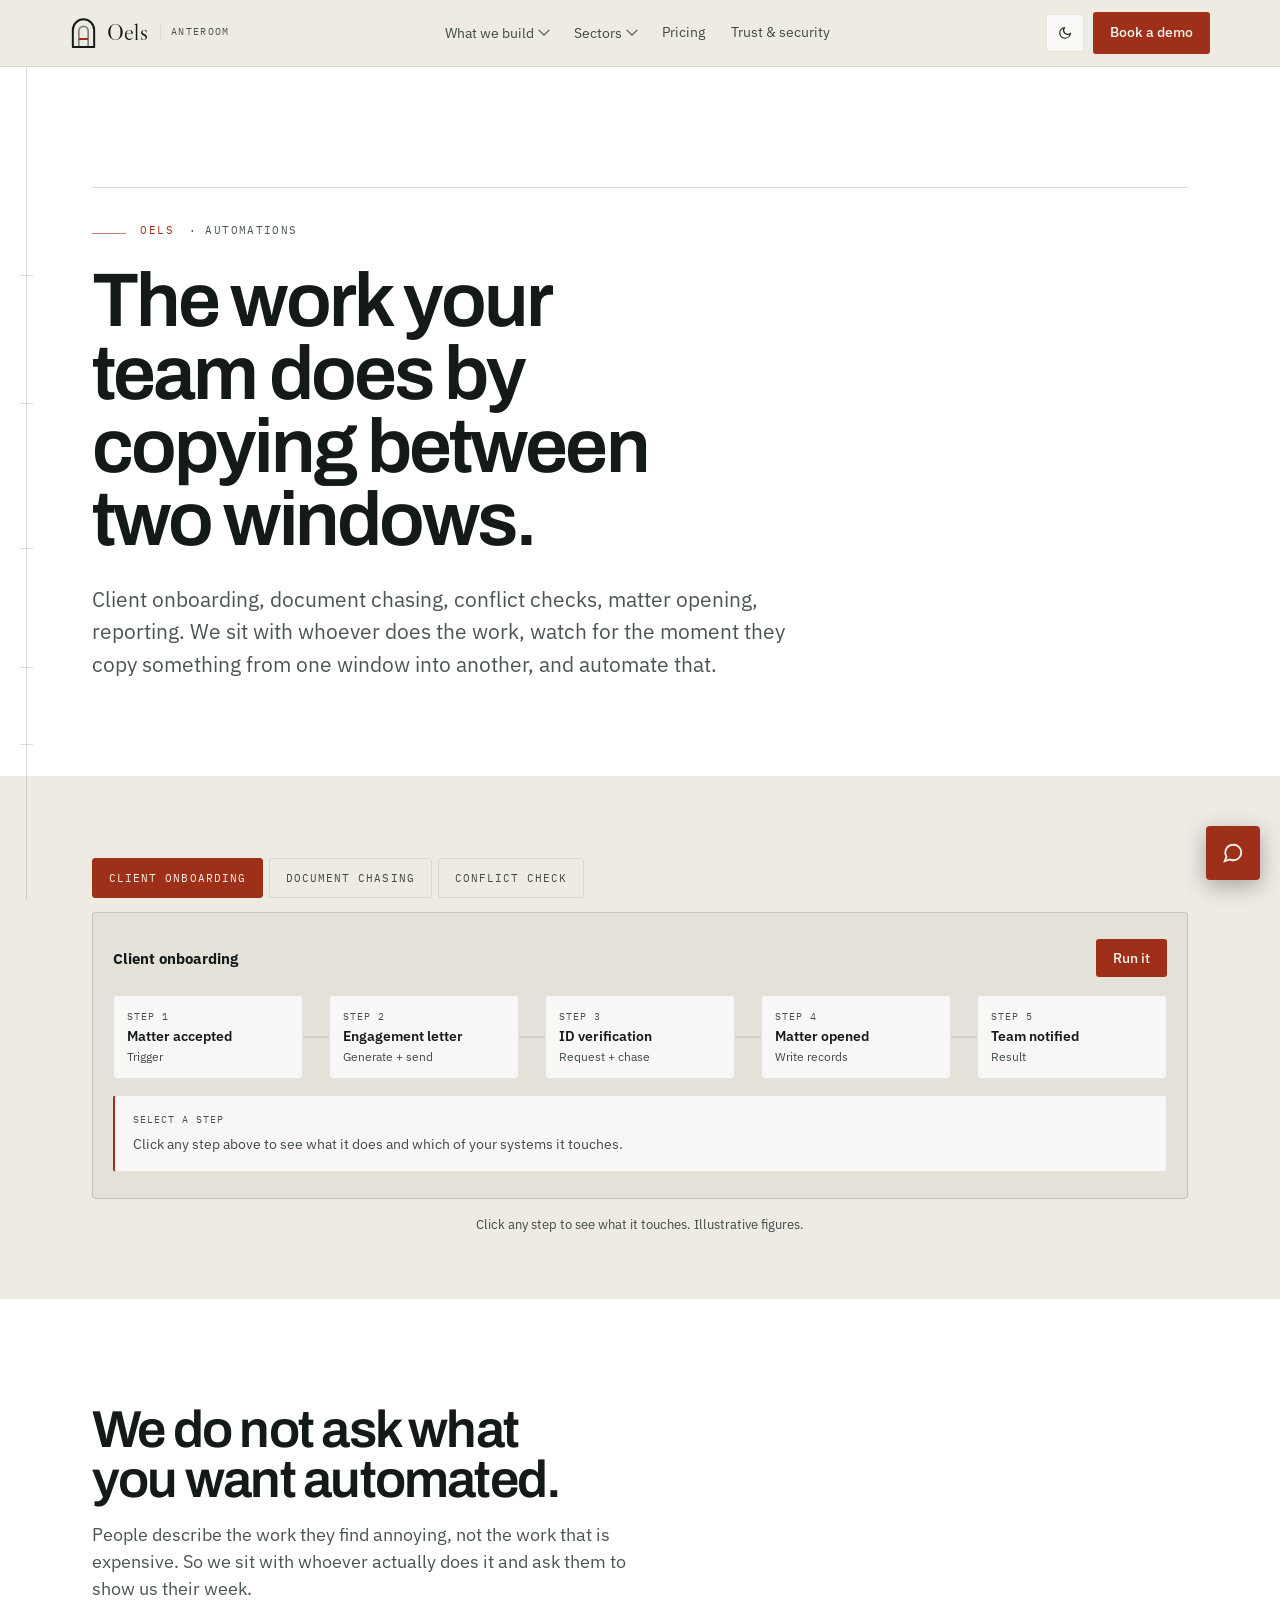
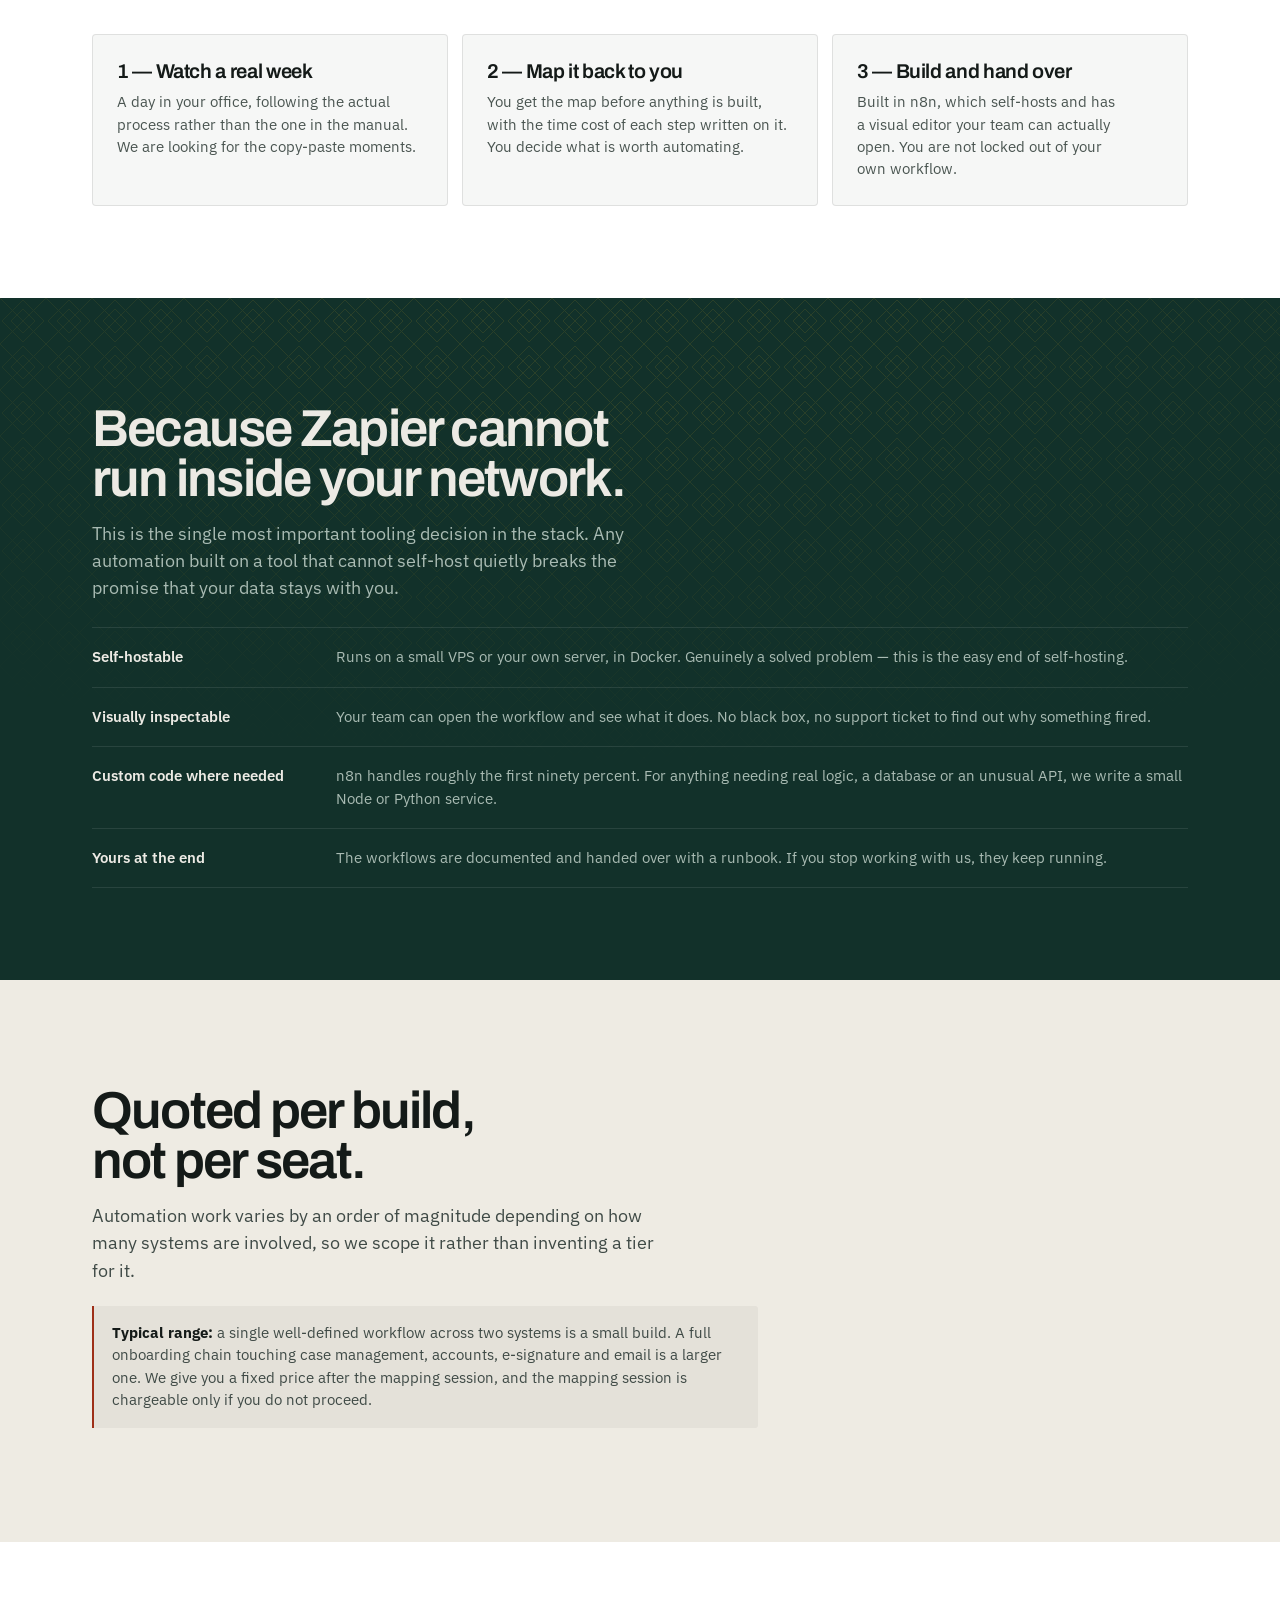
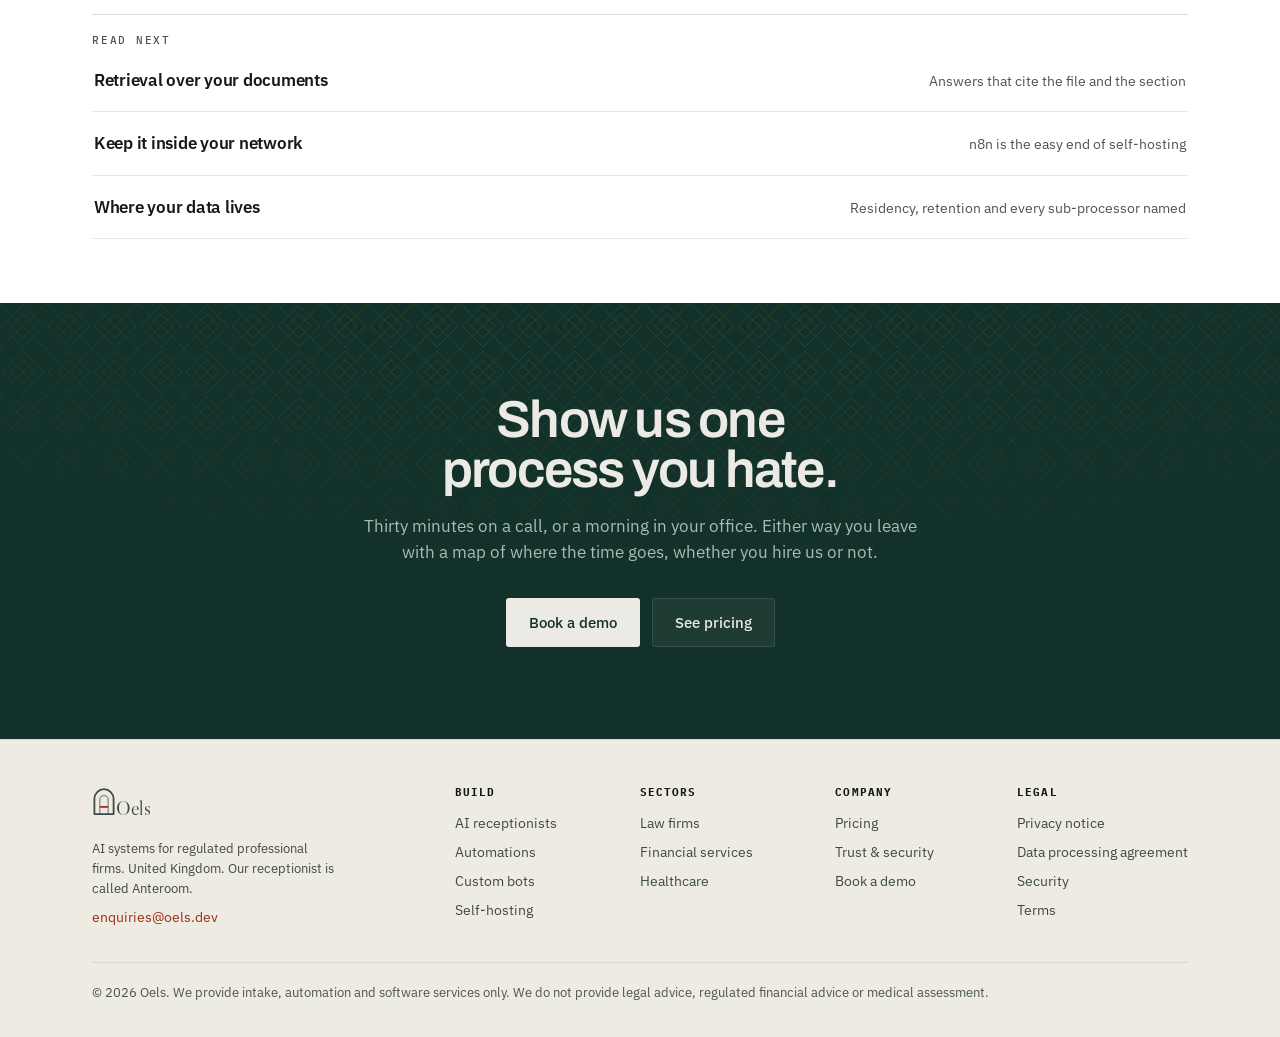
<file: automations.html>
<!DOCTYPE html>
<html lang="en-GB" data-theme="dark">
<head>
<meta charset="utf-8">
<meta name="viewport" content="width=device-width, initial-scale=1">
<title>Automations and workflows | Oels</title>
<meta name="description" content="We automate the repetitive work between your systems: client onboarding, document chasing, conflict checks, matter opening and reporting. Built on self-hostable n8n.">
<link rel="preconnect" href="https://fonts.googleapis.com">
<link rel="preconnect" href="https://fonts.gstatic.com" crossorigin>
<link href="https://fonts.googleapis.com/css2?family=Archivo:wght@500;600;700&family=Libre+Caslon+Display&family=IBM+Plex+Sans:wght@400;500;600&family=IBM+Plex+Mono:wght@400;500&display=swap" rel="stylesheet">
<link rel="stylesheet" href="assets/oels.css">
</head>
<body>
<a class="skip" href="#main">Skip to content</a>

<svg width="0" height="0" style="position:absolute" aria-hidden="true"><defs>
<pattern id="mashp" width="44" height="44" patternUnits="userSpaceOnUse">
<g stroke="var(--accent)" stroke-width="1" fill="none">
<path d="M22 2 L42 22 L22 42 L2 22 Z"/><path d="M22 10 L34 22 L22 34 L10 22 Z"/><path d="M0 0 L44 44 M44 0 L0 44"/>
</g></pattern></defs></svg>

<div class="hdr-wrap">
  <div class="wrap hdr">
    <a href="index.html" class="brand" aria-label="Oels home">
      <svg width="27" height="30" viewBox="0 0 32 36" fill="none" aria-hidden="true"><path d="M3.2 34.8V14.4a12.8 12.8 0 0 1 25.6 0v20.4z" stroke="currentColor" stroke-width="2.4" stroke-linejoin="round"/><path d="M10.4 34.8V15.6a5.6 5.6 0 0 1 11.2 0v19.2" stroke="currentColor" stroke-width="2" opacity=".5"/><path d="M10.4 25.2h11.2" stroke="var(--accent)" stroke-width="2.4"/></svg>
      <span class="brand-nm">Oels</span><span class="brand-sub">Anteroom</span>
    </a>
    <nav class="nav" id="nav" data-open="false" aria-label="Main">
      <div class="nav-grp">
        <button class="nav-btn" type="button" aria-expanded="false" aria-controls="pan-b">What we build <i class="nav-car"></i></button>
        <div class="nav-pan" id="pan-b">
          <a class="nav-item" href="ai-receptionists.html"><strong>AI receptionists</strong><span>Anteroom &mdash; voice and web chat</span></a>
          <a class="nav-item" href="automations.html"><strong>Automations</strong><span>The work between your systems</span></a>
          <a class="nav-item" href="custom-bots.html"><strong>Custom and ML bots</strong><span>Trained on your own documents</span></a>
          <a class="nav-item" href="self-hosted.html"><strong>Self-hosted deployment</strong><span>Inside your own network</span></a>
        </div>
      </div>
      <div class="nav-grp">
        <button class="nav-btn" type="button" aria-expanded="false" aria-controls="pan-s">Sectors <i class="nav-car"></i></button>
        <div class="nav-pan" id="pan-s">
          <a class="nav-item" href="for-law-firms.html"><strong>Law firms</strong><span>Intake and triage, never advice</span></a>
          <a class="nav-item" href="for-financial-services.html"><strong>Financial services</strong><span>Guidance side of the advice boundary</span></a>
          <a class="nav-item" href="for-healthcare.html"><strong>Healthcare</strong><span>Planned &mdash; not a launch claim</span></a>
        </div>
      </div>
      <a class="nav-lnk" href="pricing.html">Pricing</a>
      <a class="nav-lnk" href="trust.html">Trust &amp; security</a>
    </nav>
    <div class="hact">
      <button class="tbtn" type="button" data-theme-toggle aria-label="Switch between light and dark theme">
        <svg width="14" height="14" viewBox="0 0 24 24" fill="none" stroke="currentColor" stroke-width="2" aria-hidden="true"><path d="M21 12.8A9 9 0 1 1 11.2 3a7 7 0 0 0 9.8 9.8z"/></svg>
      </button>
      <a href="index.html#booking" class="btn btn-p btn-sm hdr-cta">Book a demo</a>
      <button class="tbtn burger" type="button" id="burger" aria-expanded="false" aria-controls="nav" aria-label="Open menu">
        <svg width="16" height="16" viewBox="0 0 24 24" fill="none" stroke="currentColor" stroke-width="2" aria-hidden="true"><path d="M3 6h18M3 12h18M3 18h18"/></svg>
      </button>
    </div>
  </div>
</div>

<nav class="margin" id="margin" aria-label="Chapters on this page">
  <span class="margin-rule" aria-hidden="true"></span>
  <span class="margin-prog" aria-hidden="true"></span>
  <span class="margin-break" aria-hidden="true"><i></i><b>intake halted</b></span>
  <div class="margin-marks" id="marginMarks"></div>
</nav>

<main id="main">
<section class="titlepage on-stone">
  <div class="wrap">
    <div class="rulehead"></div>
    <p class="folio"><a href="index.html">Oels</a> <em>· Automations</em></p>
    <h1>The work your team does by copying between two windows.</h1>
    <p class="standfirst">Client onboarding, document chasing, conflict checks, matter opening, reporting. We sit with whoever does the work, watch for the moment they copy something from one window into another, and automate that.</p>
  </div>
</section>

<section class="sec-s on-ink">
  <div class="wrap">
    <div class="segs" role="tablist" aria-label="Choose a workflow">
      <button class="seg" type="button" role="tab" aria-selected="true" data-flow="onboard">Client onboarding</button>
      <button class="seg" type="button" role="tab" aria-selected="false" data-flow="chase">Document chasing</button>
      <button class="seg" type="button" role="tab" aria-selected="false" data-flow="conflict">Conflict check</button>
    </div>
    <div class="canvas" style="margin-top:14px">
      <div style="display:flex;justify-content:space-between;align-items:center;gap:14px;flex-wrap:wrap;margin-bottom:18px">
        <strong id="flowName" style="font-size:15px">Client onboarding</strong>
        <button class="btn btn-p btn-sm" type="button" id="runBtn">Run it</button>
      </div>
      <div class="flow" id="flow"></div>
      <div class="ndetail" id="nodeDetail"></div>
      <div class="runres" id="runRes" role="status"></div>
    </div>
    <p class="dim center" style="font-size:12.5px;margin-top:16px">Click any step to see what it touches. Illustrative figures.</p>
  </div>
</section>

<section class="sec on-stone">
  <div class="wrap">
    <div class="sec-head rv">
            <h2>We do not ask what you want automated.</h2>
      <p>People describe the work they find annoying, not the work that is expensive. So we sit with whoever actually does it and ask them to show us their week.</p>
    </div>
    <div class="cards3">
      <div class="card rv"><h3>1 &mdash; Watch a real week</h3><p>A day in your office, following the actual process rather than the one in the manual. We are looking for the copy-paste moments.</p></div>
      <div class="card rv"><h3>2 &mdash; Map it back to you</h3><p>You get the map before anything is built, with the time cost of each step written on it. You decide what is worth automating.</p></div>
      <div class="card rv"><h3>3 &mdash; Build and hand over</h3><p>Built in n8n, which self-hosts and has a visual editor your team can actually open. You are not locked out of your own workflow.</p></div>
    </div>
  </div>
</section>

<section class="sec on-deep">
  <div class="wrap">
    <div class="sec-head rv">
            <h2>Because Zapier cannot run inside your network.</h2>
      <p>This is the single most important tooling decision in the stack. Any automation built on a tool that cannot self-host quietly breaks the promise that your data stays with you.</p>
    </div>
    <dl class="speclist">
      <div class="spec"><dt>Self-hostable</dt><dd>Runs on a small VPS or your own server, in Docker. Genuinely a solved problem &mdash; this is the easy end of self-hosting.</dd></div>
      <div class="spec"><dt>Visually inspectable</dt><dd>Your team can open the workflow and see what it does. No black box, no support ticket to find out why something fired.</dd></div>
      <div class="spec"><dt>Custom code where needed</dt><dd>n8n handles roughly the first ninety percent. For anything needing real logic, a database or an unusual API, we write a small Node or Python service.</dd></div>
      <div class="spec"><dt>Yours at the end</dt><dd>The workflows are documented and handed over with a runbook. If you stop working with us, they keep running.</dd></div>
    </dl>
  </div>
</section>

<section class="sec on-ink">
  <div class="wrap">
    <div class="sec-head rv">
            <h2>Quoted per build, not per seat.</h2>
      <p>Automation work varies by an order of magnitude depending on how many systems are involved, so we scope it rather than inventing a tier for it.</p>
    </div>
    <div class="note" style="max-width:74ch">
      <strong>Typical range:</strong> a single well-defined workflow across two systems is a small build. A full onboarding chain touching case management, accounts, e-signature and email is a larger one. We give you a fixed price after the mapping session, and the mapping session is chargeable only if you do not proceed.
    </div>
  </div>
</section>
<section class="sec-s on-stone">
  <div class="wrap">
    <div class="readnext">
      <h2>Read next</h2>
      <ul>
        <li><a href="custom-bots.html"><strong>Retrieval over your documents</strong><span>Answers that cite the file and the section</span></a></li>
        <li><a href="self-hosted.html"><strong>Keep it inside your network</strong><span>n8n is the easy end of self-hosting</span></a></li>
        <li><a href="trust.html"><strong>Where your data lives</strong><span>Residency, retention and every sub-processor named</span></a></li>
      </ul>
    </div>
  </div>
</section>

<section class="sec on-deep">
  <div class="wrap center">
    <h2 style="max-width:20ch;margin:0 auto">Show us one process you hate.</h2>
    <p class="dim" style="max-width:56ch;margin:18px auto 0;font-size:17px">Thirty minutes on a call, or a morning in your office. Either way you leave with a map of where the time goes, whether you hire us or not.</p>
    <div class="hcta">
      <a href="index.html#booking" class="btn btn-p">Book a demo</a>
      <a href="pricing.html" class="btn btn-s">See pricing</a>
    </div>
  </div>
</section>
</main>

<footer class="ft">
  <div class="wrap">
    <div class="fg">
      <div style="max-width:280px">
        <a href="index.html" class="brand" style="margin-bottom:11px">
          <svg width="24" height="27" viewBox="0 0 32 36" fill="none" aria-hidden="true"><path d="M3.2 34.8V14.4a12.8 12.8 0 0 1 25.6 0v20.4z" stroke="currentColor" stroke-width="2.4" stroke-linejoin="round"/><path d="M10.4 34.8V15.6a5.6 5.6 0 0 1 11.2 0v19.2" stroke="currentColor" stroke-width="2" opacity=".5"/><path d="M10.4 25.2h11.2" stroke="var(--accent)" stroke-width="2.4"/></svg><span class="brand-nm" style="font-size:20px">Oels</span>
        </a>
        <p class="dim" style="font-size:13px">AI systems for regulated professional firms. United Kingdom. Our receptionist is called Anteroom.</p>
        <p style="margin-top:8px"><a href="mailto:enquiries@oels.dev" style="color:var(--accent-text);padding:0">enquiries@oels.dev</a></p>
      </div>
      <div class="fc"><strong>Build</strong>
        <a href="ai-receptionists.html">AI receptionists</a><a href="automations.html">Automations</a><a href="custom-bots.html">Custom bots</a><a href="self-hosted.html">Self-hosting</a></div>
      <div class="fc"><strong>Sectors</strong>
        <a href="for-law-firms.html">Law firms</a><a href="for-financial-services.html">Financial services</a><a href="for-healthcare.html">Healthcare</a></div>
      <div class="fc"><strong>Company</strong>
        <a href="pricing.html">Pricing</a><a href="trust.html">Trust &amp; security</a><a href="index.html#booking">Book a demo</a></div>
      <div class="fc"><strong>Legal</strong>
        <a href="privacy.html">Privacy notice</a><a href="dpa.html">Data processing agreement</a><a href="trust.html">Security</a><a href="terms.html">Terms</a></div>
    </div>
    <p class="flegal">&copy; 2026 Oels. We provide intake, automation and software services only. We do not provide legal advice, regulated financial advice or medical assessment.</p>
  </div>
</footer>

<button class="chatbtn" type="button" id="chatBtn" aria-expanded="false" aria-label="Open chat">
  <svg width="22" height="22" viewBox="0 0 24 24" fill="none" stroke="var(--on-accent)" stroke-width="2" stroke-linecap="round" aria-hidden="true"><path d="M21 11.5a8.4 8.4 0 0 1-9 8.4 8.5 8.5 0 0 1-3.8-.9L3 21l1.9-5.2A8.4 8.4 0 0 1 12 3a8.4 8.4 0 0 1 9 8.5z"/></svg>
</button>
<div class="chatwin" id="chatWin" role="dialog" aria-label="Anteroom chat">
  <div class="chh"><span class="dot pulse"></span><div><strong>Anteroom</strong><small>Automated assistant</small></div></div>
  <div class="chb" id="chatBody"></div>
  <div class="chopts" id="chatOpts"></div>
  <p class="chn">A demonstration of how Anteroom greets and routes an enquiry.</p>
</div>


<script src="assets/config.js"></script>
<script src="assets/oels.js"></script>
</body>
</html>
</file>
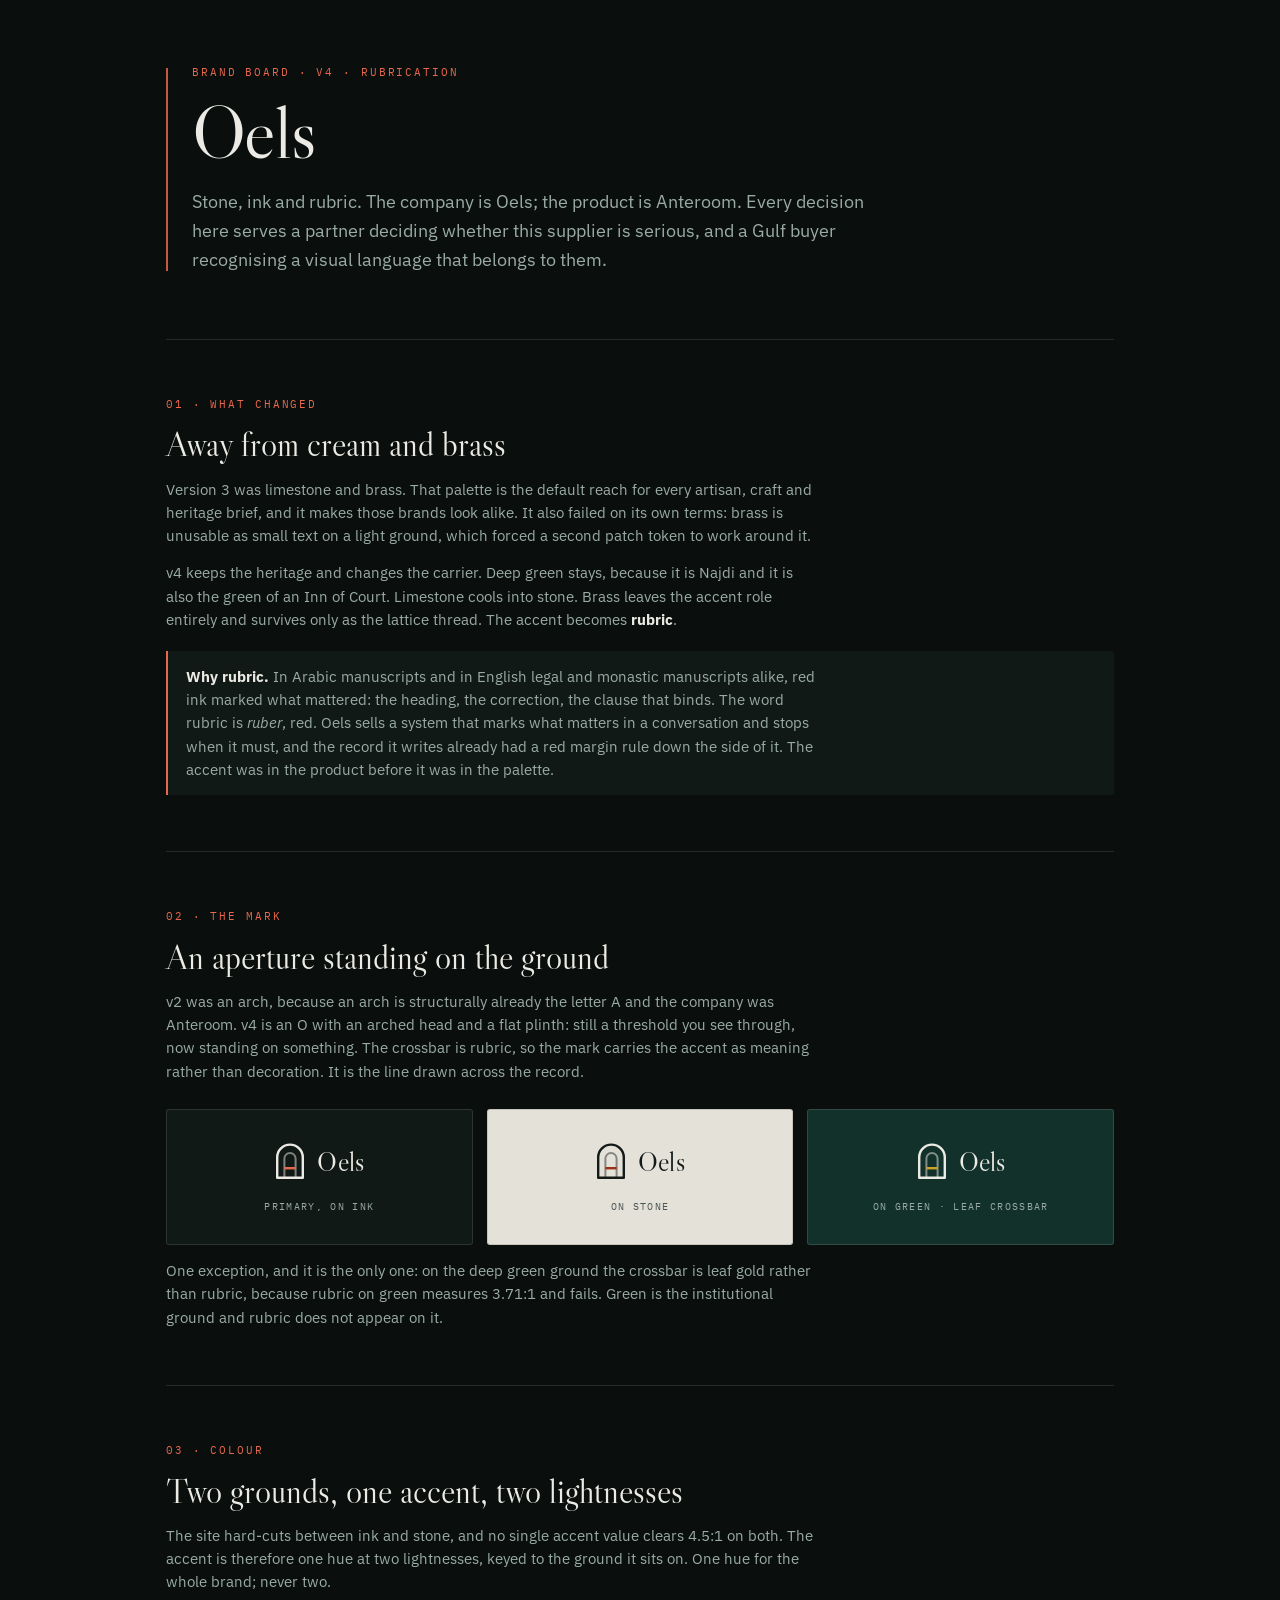
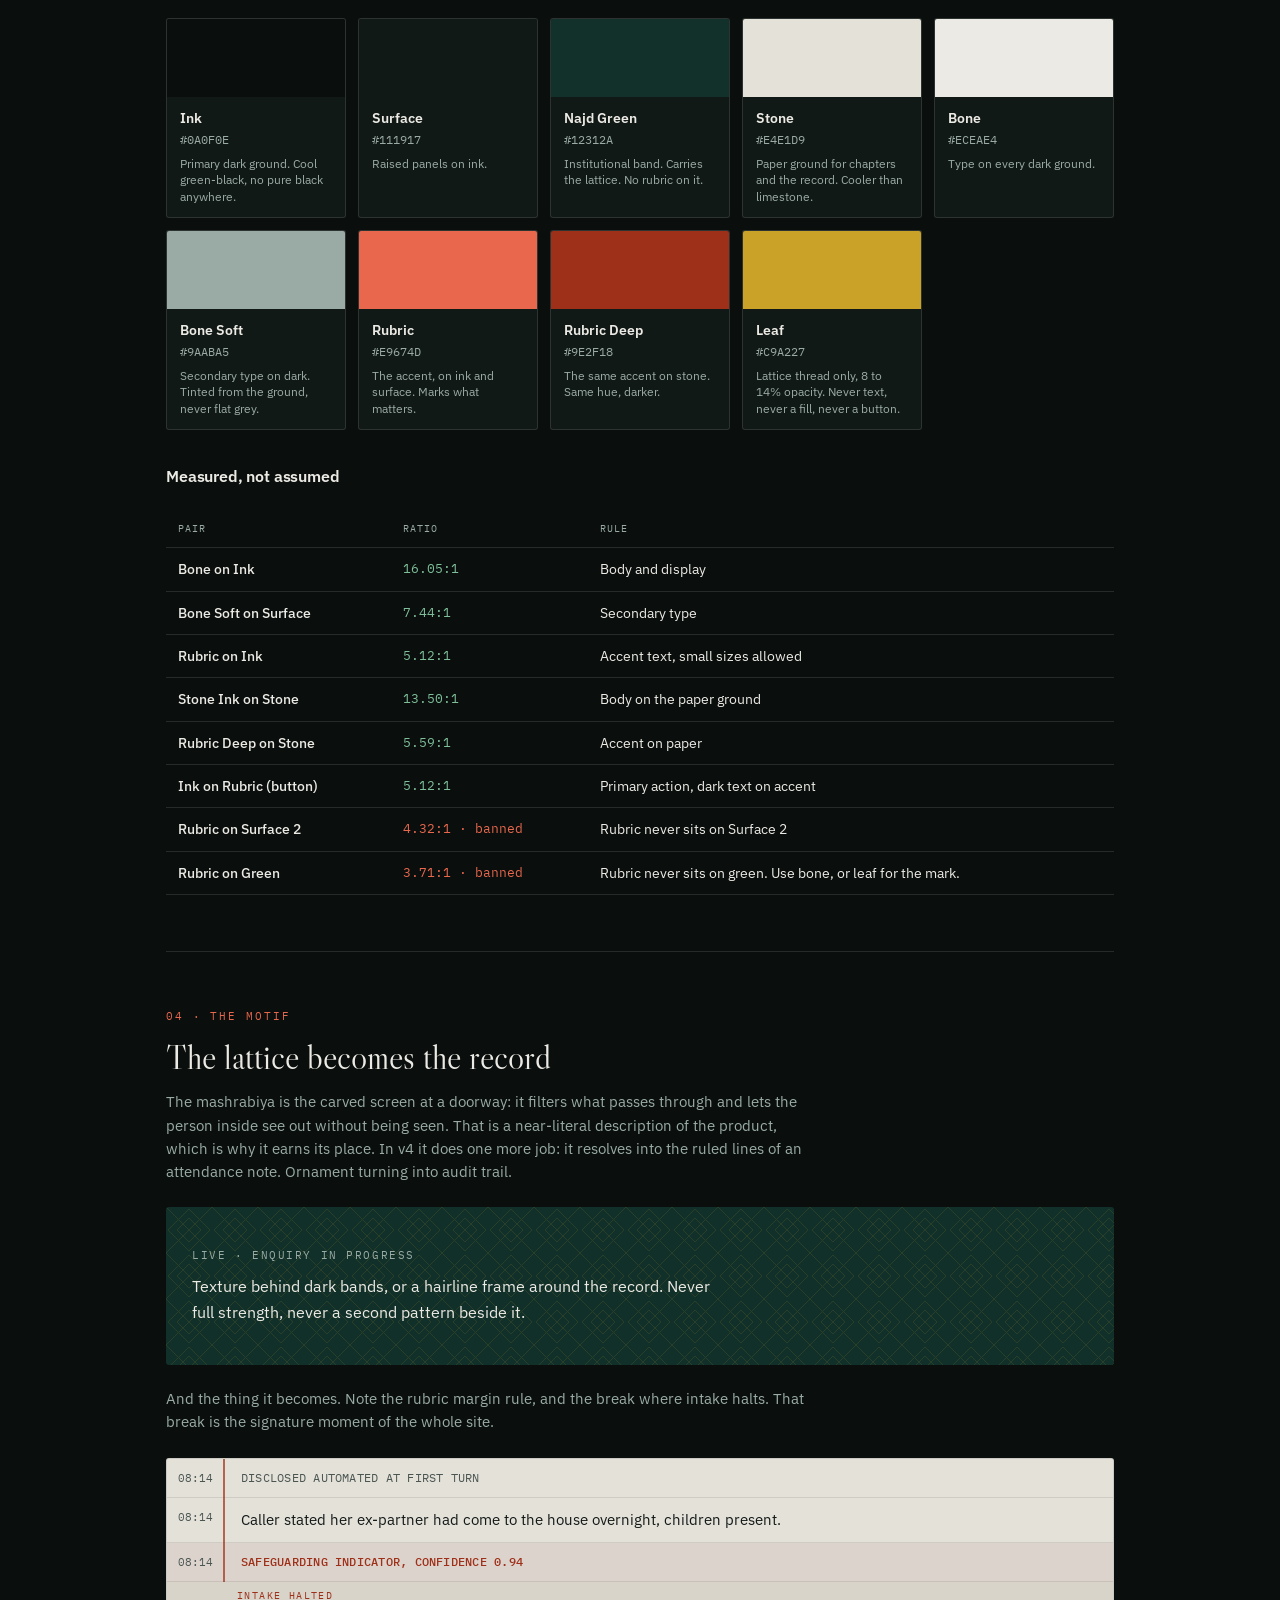
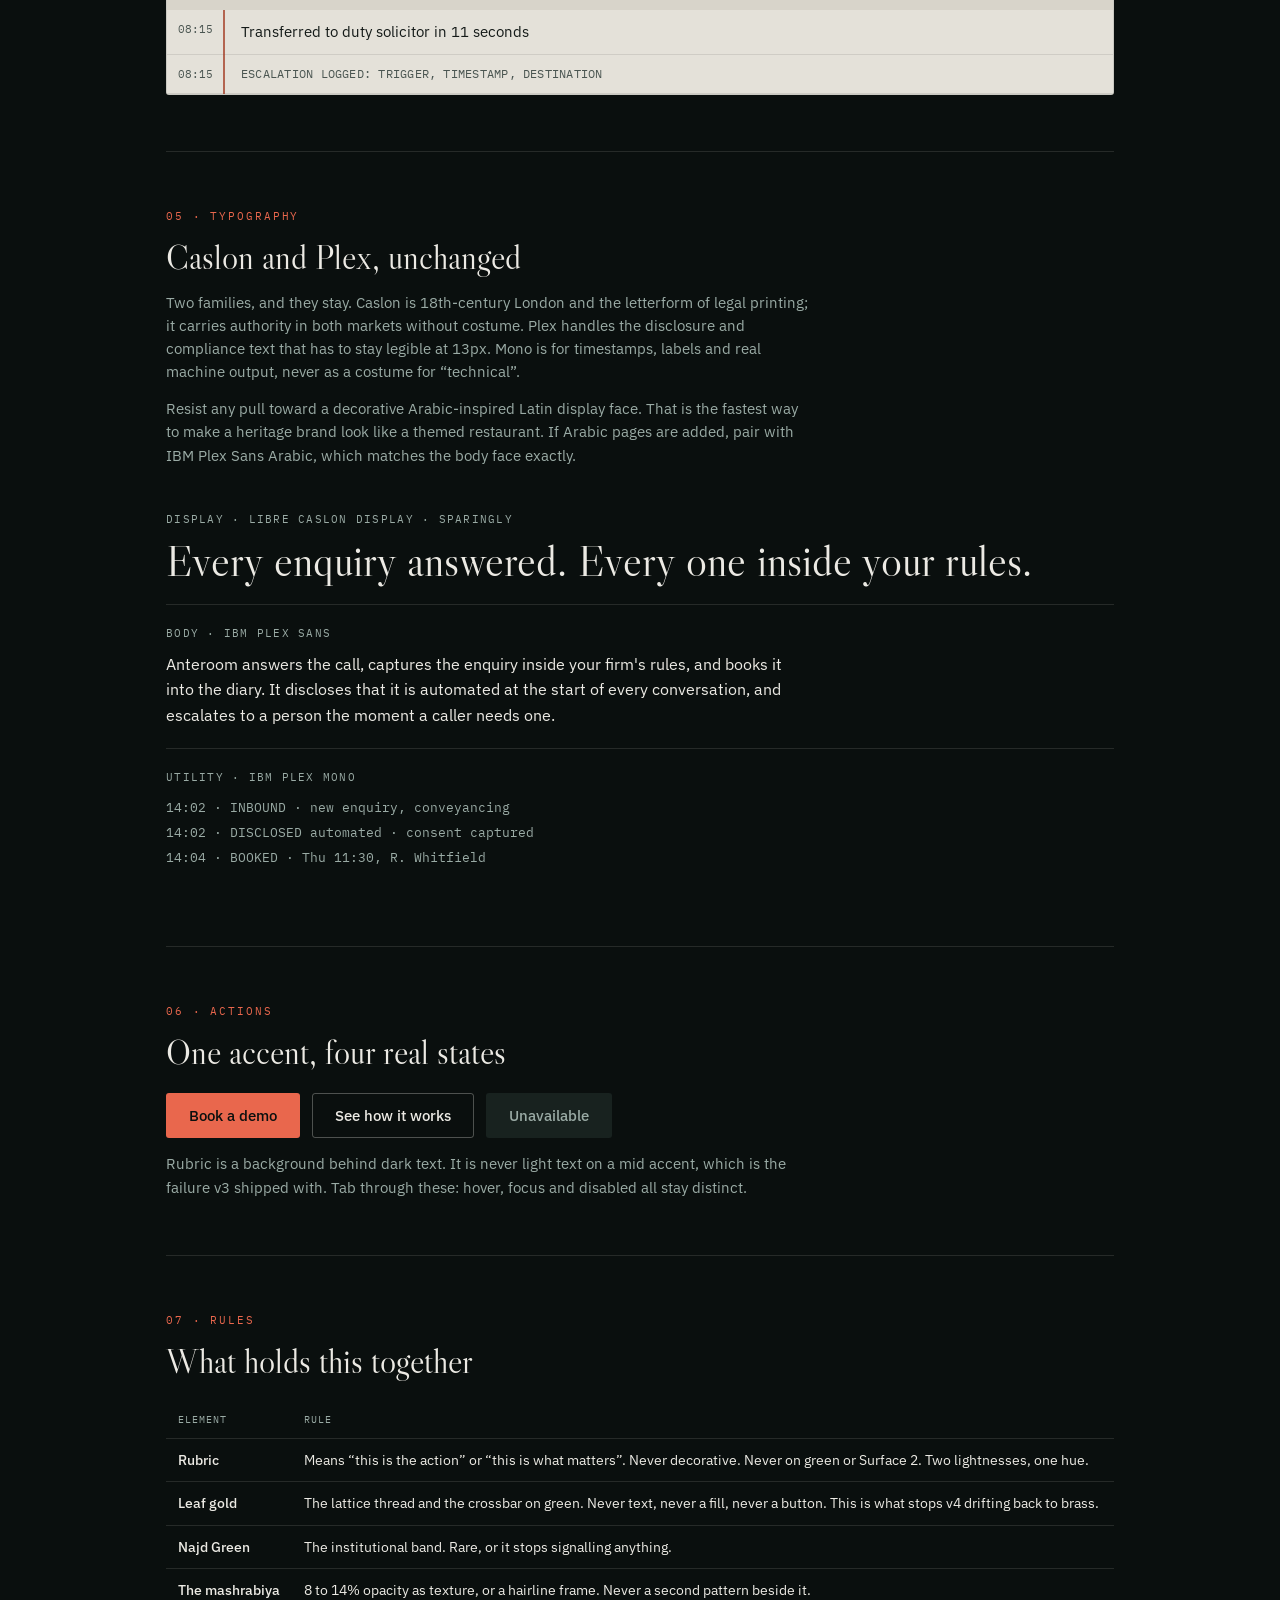
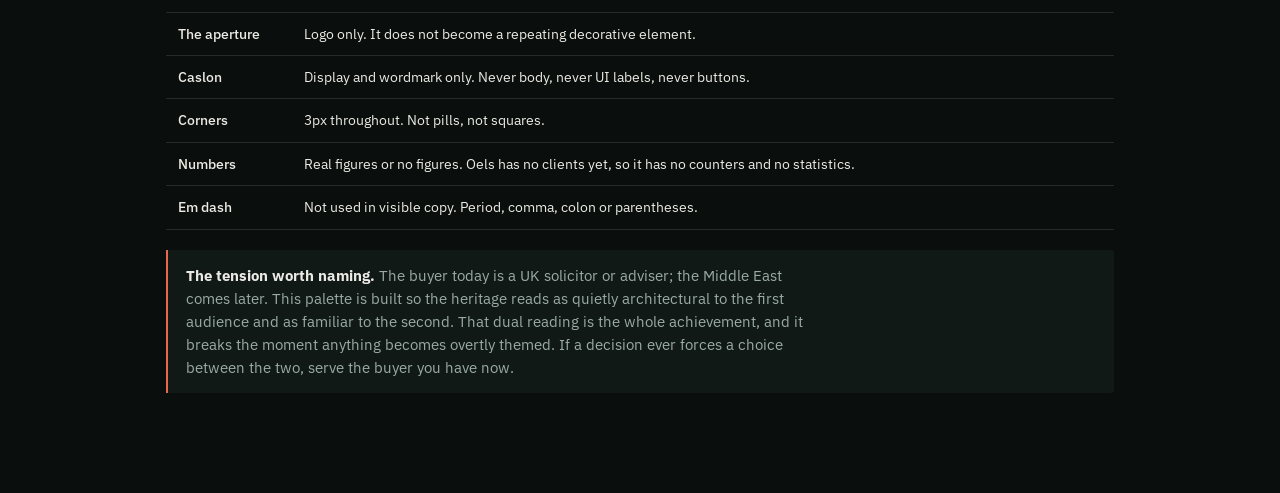
<file: brand.html>
<!DOCTYPE html>
<html lang="en-GB">
<head>
<meta charset="utf-8">
<meta name="viewport" content="width=device-width, initial-scale=1">
<title>Oels, Brand Board v4, Rubrication</title>
<meta name="description" content="The Oels identity: stone, ink and rubric. Architectural weight and manuscript authority, drawn from Najdi and English legal traditions.">
<link href="https://fonts.googleapis.com/css2?family=Libre+Caslon+Display&family=IBM+Plex+Sans:wght@400;500;600&family=IBM+Plex+Mono:wght@400;500&display=swap" rel="stylesheet">
<style>
:root{
  --ink:#0A0F0E; --surface:#111917; --surface2:#18221F; --green:#12312A;
  --bone:#ECEAE4; --bone-soft:#9AABA5;
  --stone:#E4E1D9; --stone2:#D8D4CA; --stone-ink:#141A18; --stone-soft:#4A5551;
  --rubric:#E9674D;        /* on ink and surface only */
  --rubric-deep:#9E2F18;   /* on stone */
  --leaf:#C9A227;          /* lattice texture only. Never text, never a fill. */
  --line:rgba(236,234,228,.12);
  --fd:"Libre Caslon Display",Georgia,serif;
  --fb:"IBM Plex Sans",system-ui,sans-serif;
  --fm:"IBM Plex Mono",ui-monospace,monospace;
}
*{box-sizing:border-box;margin:0;padding:0}
body{background:var(--ink);color:var(--bone);font-family:var(--fb);line-height:1.6;
     padding:0 0 100px;-webkit-font-smoothing:antialiased}
.wrap{max-width:1000px;margin:0 auto;padding:0 26px}
h1{font-family:var(--fd);font-size:clamp(40px,7vw,74px);font-weight:400;line-height:1.02;letter-spacing:-.01em}
h2{font-family:var(--fd);font-size:clamp(24px,3.2vw,34px);font-weight:400;line-height:1.1;margin-bottom:10px}
h3{font-size:16px;font-weight:600;letter-spacing:-.01em;margin-bottom:6px}
p{max-width:70ch}
.eyebrow{font-family:var(--fm);font-size:10.5px;letter-spacing:.18em;text-transform:uppercase;
         color:var(--rubric);margin-bottom:14px}
.lede{color:var(--bone-soft);font-size:18px;max-width:62ch;margin-top:18px}
.note{color:var(--bone-soft);font-size:14.5px;max-width:72ch;margin-top:14px}
section{padding-top:56px;margin-top:56px;border-top:1px solid var(--line)}

.mast{padding:64px 0 8px}
.mastwrap{padding-left:26px;position:relative}
.rule{position:absolute;left:0;top:4px;bottom:4px;width:2px;background:var(--rubric);opacity:.85}

.marks{display:grid;grid-template-columns:repeat(auto-fit,minmax(190px,1fr));gap:14px;margin-top:26px}
.markcard{background:var(--surface);border:1px solid var(--line);border-radius:3px;
          padding:30px 22px;display:flex;flex-direction:column;align-items:center;gap:16px}
.markcard.on-stone{background:var(--stone);border-color:rgba(20,26,24,.14)}
.markcard.on-green{background:var(--green);border-color:rgba(236,234,228,.14)}
.lockup{display:flex;align-items:center;gap:11px}
.wordmark{font-family:var(--fd);font-size:27px;letter-spacing:.01em}
.on-stone .wordmark{color:var(--stone-ink)}
.mlabel{font-family:var(--fm);font-size:9.5px;letter-spacing:.14em;text-transform:uppercase;color:var(--bone-soft)}
.on-stone .mlabel{color:var(--stone-soft)}

.sw{display:grid;grid-template-columns:repeat(auto-fit,minmax(158px,1fr));gap:12px;margin-top:24px}
.chip{border:1px solid var(--line);border-radius:3px;overflow:hidden;background:var(--surface)}
.chip .fill{height:78px}
.chip .meta{padding:11px 13px}
.chip .nm{font-size:13.5px;font-weight:600}
.chip .hex{font-family:var(--fm);font-size:11.5px;color:var(--bone-soft);margin-top:2px}
.chip .use{font-size:11.5px;color:var(--bone-soft);margin-top:6px;line-height:1.45}

table{width:100%;border-collapse:collapse;margin-top:22px;font-size:14px}
th,td{text-align:left;padding:10px 12px;border-bottom:1px solid var(--line);vertical-align:top}
th{font-family:var(--fm);font-size:10px;letter-spacing:.1em;text-transform:uppercase;
   color:var(--bone-soft);font-weight:400}
td:first-child{font-weight:500}
.pass{color:#7FBF9A;font-family:var(--fm);font-size:12.5px}
.no{color:var(--rubric);font-family:var(--fm);font-size:12.5px}

.demo{margin-top:24px;background:var(--stone);color:var(--stone-ink);border-radius:3px;
      overflow:hidden;position:relative;border:1px solid rgba(20,26,24,.12)}
.demo::before{content:"";position:absolute;top:0;bottom:0;left:56px;width:1.5px;
              background:var(--rubric-deep);opacity:.7}
.drow{display:grid;grid-template-columns:56px 1fr;border-bottom:1px solid rgba(20,26,24,.1);min-height:38px;background:var(--stone)}
.tm{font-family:var(--fm);font-size:10.5px;color:var(--stone-soft);padding:11px 0;text-align:center}
.en{padding:10px 18px;font-size:14.5px}
.drow.act .en{font-family:var(--fm);font-size:11.5px;text-transform:uppercase;color:var(--stone-soft);letter-spacing:.02em}
.drow.flag{background:#DCD3CC}
.drow.flag .en{font-family:var(--fm);font-size:11.5px;text-transform:uppercase;
               color:var(--rubric-deep);font-weight:500;letter-spacing:.02em}
.dbreak{height:28px;position:relative;background:var(--stone2)}
.dbreak span{position:absolute;left:70px;top:50%;transform:translateY(-50%);
             font-family:var(--fm);font-size:10px;letter-spacing:.14em;text-transform:uppercase;color:var(--rubric-deep)}

.lat{margin-top:24px;background:var(--green);border-radius:3px;padding:40px 26px;position:relative;overflow:hidden}
.lat .tex{position:absolute;inset:0;width:100%;height:100%;opacity:.13}
.lat .cap{position:relative;font-family:var(--fm);font-size:10.5px;letter-spacing:.15em;
          text-transform:uppercase;color:var(--bone-soft)}
.lat .ln{position:relative;color:var(--bone);font-size:16px;margin-top:10px;max-width:52ch}

.trow{padding:20px 0;border-bottom:1px solid var(--line)}
.trow:last-child{border-bottom:none}
.spec{font-family:var(--fm);font-size:10.5px;letter-spacing:.12em;text-transform:uppercase;
      color:var(--bone-soft);margin-bottom:10px}
.s-display{font-family:var(--fd);font-size:clamp(28px,4.4vw,44px);font-weight:400;line-height:1.05}
.s-body{font-size:16px;max-width:62ch;color:var(--bone)}
.s-mono{font-family:var(--fm);font-size:13px;color:var(--bone-soft);line-height:1.9}

.btns{display:flex;gap:12px;flex-wrap:wrap;margin-top:22px;align-items:center}
.btn{font-family:inherit;font-size:15px;font-weight:500;padding:12px 22px;border-radius:3px;
     border:1px solid transparent;cursor:pointer;transition:background .16s,border-color .16s,transform .16s}
.btn:active{transform:translateY(1px)}
.btn-p{background:var(--rubric);color:var(--ink)}
.btn-p:hover{background:#F07D65}
.btn-s{background:transparent;color:var(--bone);border-color:rgba(236,234,228,.3)}
.btn-s:hover{border-color:var(--rubric);background:var(--surface)}
.btn-d{background:var(--surface2);color:var(--bone-soft);cursor:not-allowed}
.btn:focus-visible{outline:2px solid var(--rubric);outline-offset:2px}

.callout{border-left:2px solid var(--rubric);padding:14px 18px;background:var(--surface);
         border-radius:0 3px 3px 0;margin-top:20px}
.callout p{color:var(--bone-soft);font-size:14.5px}
.callout strong{color:var(--bone)}
code{font-family:var(--fm);font-size:12.5px;background:var(--surface2);padding:1px 5px;border-radius:2px}
</style>
</head>
<body>

<div class="mast">
  <div class="wrap">
    <div class="mastwrap">
      <div class="rule"></div>
      <div class="eyebrow">Brand board · v4 · Rubrication</div>
      <h1>Oels</h1>
      <p class="lede">Stone, ink and rubric. The company is Oels; the product is Anteroom. Every decision here serves a partner deciding whether this supplier is serious, and a Gulf buyer recognising a visual language that belongs to them.</p>
    </div>
  </div>
</div>

<div class="wrap">

<section>
  <div class="eyebrow">01 · What changed</div>
  <h2>Away from cream and brass</h2>
  <p class="note">Version 3 was limestone and brass. That palette is the default reach for every artisan, craft and heritage brief, and it makes those brands look alike. It also failed on its own terms: brass is unusable as small text on a light ground, which forced a second patch token to work around it.</p>
  <p class="note">v4 keeps the heritage and changes the carrier. Deep green stays, because it is Najdi and it is also the green of an Inn of Court. Limestone cools into stone. Brass leaves the accent role entirely and survives only as the lattice thread. The accent becomes <strong style="color:var(--bone)">rubric</strong>.</p>

  <div class="callout">
    <p><strong>Why rubric.</strong> In Arabic manuscripts and in English legal and monastic manuscripts alike, red ink marked what mattered: the heading, the correction, the clause that binds. The word rubric is <em>ruber</em>, red. Oels sells a system that marks what matters in a conversation and stops when it must, and the record it writes already had a red margin rule down the side of it. The accent was in the product before it was in the palette.</p>
  </div>
</section>

<section>
  <div class="eyebrow">02 · The mark</div>
  <h2>An aperture standing on the ground</h2>
  <p class="note">v2 was an arch, because an arch is structurally already the letter A and the company was Anteroom. v4 is an O with an arched head and a flat plinth: still a threshold you see through, now standing on something. The crossbar is rubric, so the mark carries the accent as meaning rather than decoration. It is the line drawn across the record.</p>

  <div class="marks">
    <div class="markcard">
      <div class="lockup">
        <svg width="32" height="36" viewBox="0 0 32 36" fill="none" aria-label="Oels mark">
          <path d="M3.2 34.8V14.4a12.8 12.8 0 0 1 25.6 0v20.4z" stroke="#ECEAE4" stroke-width="2.4" stroke-linejoin="round"/>
          <path d="M10.4 34.8V15.6a5.6 5.6 0 0 1 11.2 0v19.2" stroke="#ECEAE4" stroke-width="2" opacity=".5"/>
          <path d="M10.4 25.2h11.2" stroke="#E9674D" stroke-width="2.4"/>
        </svg>
        <span class="wordmark">Oels</span>
      </div>
      <div class="mlabel">Primary, on ink</div>
    </div>
    <div class="markcard on-stone">
      <div class="lockup">
        <svg width="32" height="36" viewBox="0 0 32 36" fill="none" aria-label="Oels mark on stone">
          <path d="M3.2 34.8V14.4a12.8 12.8 0 0 1 25.6 0v20.4z" stroke="#141A18" stroke-width="2.4" stroke-linejoin="round"/>
          <path d="M10.4 34.8V15.6a5.6 5.6 0 0 1 11.2 0v19.2" stroke="#141A18" stroke-width="2" opacity=".45"/>
          <path d="M10.4 25.2h11.2" stroke="#9E2F18" stroke-width="2.4"/>
        </svg>
        <span class="wordmark">Oels</span>
      </div>
      <div class="mlabel">On stone</div>
    </div>
    <div class="markcard on-green">
      <div class="lockup">
        <svg width="32" height="36" viewBox="0 0 32 36" fill="none" aria-label="Oels mark on green">
          <path d="M3.2 34.8V14.4a12.8 12.8 0 0 1 25.6 0v20.4z" stroke="#ECEAE4" stroke-width="2.4" stroke-linejoin="round"/>
          <path d="M10.4 34.8V15.6a5.6 5.6 0 0 1 11.2 0v19.2" stroke="#ECEAE4" stroke-width="2" opacity=".5"/>
          <path d="M10.4 25.2h11.2" stroke="#C9A227" stroke-width="2.4"/>
        </svg>
        <span class="wordmark">Oels</span>
      </div>
      <div class="mlabel">On green · leaf crossbar</div>
    </div>
  </div>
  <p class="note">One exception, and it is the only one: on the deep green ground the crossbar is leaf gold rather than rubric, because rubric on green measures 3.71:1 and fails. Green is the institutional ground and rubric does not appear on it.</p>
</section>

<section>
  <div class="eyebrow">03 · Colour</div>
  <h2>Two grounds, one accent, two lightnesses</h2>
  <p class="note">The site hard-cuts between ink and stone, and no single accent value clears 4.5:1 on both. The accent is therefore one hue at two lightnesses, keyed to the ground it sits on. One hue for the whole brand; never two.</p>

  <div class="sw">
    <div class="chip"><div class="fill" style="background:#0A0F0E"></div><div class="meta"><div class="nm">Ink</div><div class="hex">#0A0F0E</div><div class="use">Primary dark ground. Cool green-black, no pure black anywhere.</div></div></div>
    <div class="chip"><div class="fill" style="background:#111917"></div><div class="meta"><div class="nm">Surface</div><div class="hex">#111917</div><div class="use">Raised panels on ink.</div></div></div>
    <div class="chip"><div class="fill" style="background:#12312A"></div><div class="meta"><div class="nm">Najd Green</div><div class="hex">#12312A</div><div class="use">Institutional band. Carries the lattice. No rubric on it.</div></div></div>
    <div class="chip"><div class="fill" style="background:#E4E1D9"></div><div class="meta"><div class="nm">Stone</div><div class="hex">#E4E1D9</div><div class="use">Paper ground for chapters and the record. Cooler than limestone.</div></div></div>
    <div class="chip"><div class="fill" style="background:#ECEAE4"></div><div class="meta"><div class="nm">Bone</div><div class="hex">#ECEAE4</div><div class="use">Type on every dark ground.</div></div></div>
    <div class="chip"><div class="fill" style="background:#9AABA5"></div><div class="meta"><div class="nm">Bone Soft</div><div class="hex">#9AABA5</div><div class="use">Secondary type on dark. Tinted from the ground, never flat grey.</div></div></div>
    <div class="chip"><div class="fill" style="background:#E9674D"></div><div class="meta"><div class="nm">Rubric</div><div class="hex">#E9674D</div><div class="use">The accent, on ink and surface. Marks what matters.</div></div></div>
    <div class="chip"><div class="fill" style="background:#9E2F18"></div><div class="meta"><div class="nm">Rubric Deep</div><div class="hex">#9E2F18</div><div class="use">The same accent on stone. Same hue, darker.</div></div></div>
    <div class="chip"><div class="fill" style="background:#C9A227"></div><div class="meta"><div class="nm">Leaf</div><div class="hex">#C9A227</div><div class="use">Lattice thread only, 8 to 14% opacity. Never text, never a fill, never a button.</div></div></div>
  </div>

  <h3 style="margin-top:34px">Measured, not assumed</h3>
  <table>
    <tr><th>Pair</th><th>Ratio</th><th>Rule</th></tr>
    <tr><td>Bone on Ink</td><td class="pass">16.05:1</td><td>Body and display</td></tr>
    <tr><td>Bone Soft on Surface</td><td class="pass">7.44:1</td><td>Secondary type</td></tr>
    <tr><td>Rubric on Ink</td><td class="pass">5.12:1</td><td>Accent text, small sizes allowed</td></tr>
    <tr><td>Stone Ink on Stone</td><td class="pass">13.50:1</td><td>Body on the paper ground</td></tr>
    <tr><td>Rubric Deep on Stone</td><td class="pass">5.59:1</td><td>Accent on paper</td></tr>
    <tr><td>Ink on Rubric (button)</td><td class="pass">5.12:1</td><td>Primary action, dark text on accent</td></tr>
    <tr><td>Rubric on Surface 2</td><td class="no">4.32:1 · banned</td><td>Rubric never sits on Surface 2</td></tr>
    <tr><td>Rubric on Green</td><td class="no">3.71:1 · banned</td><td>Rubric never sits on green. Use bone, or leaf for the mark.</td></tr>
  </table>
</section>

<section>
  <div class="eyebrow">04 · The motif</div>
  <h2>The lattice becomes the record</h2>
  <p class="note">The mashrabiya is the carved screen at a doorway: it filters what passes through and lets the person inside see out without being seen. That is a near-literal description of the product, which is why it earns its place. In v4 it does one more job: it resolves into the ruled lines of an attendance note. Ornament turning into audit trail.</p>

  <div class="lat">
    <svg class="tex" aria-hidden="true"><defs>
      <pattern id="m" width="46" height="46" patternUnits="userSpaceOnUse">
        <g stroke="#C9A227" stroke-width="1" fill="none">
          <path d="M23 2 L44 23 L23 44 L2 23 Z"/><path d="M23 11 L35 23 L23 35 L11 23 Z"/>
          <path d="M0 0 L46 46 M46 0 L0 46"/>
        </g></pattern></defs>
      <rect width="100%" height="100%" fill="url(#m)"/></svg>
    <div class="cap">Live · enquiry in progress</div>
    <div class="ln">Texture behind dark bands, or a hairline frame around the record. Never full strength, never a second pattern beside it.</div>
  </div>

  <p class="note" style="margin-top:22px">And the thing it becomes. Note the rubric margin rule, and the break where intake halts. That break is the signature moment of the whole site.</p>

  <div class="demo">
    <div class="drow act"><span class="tm">08:14</span><span class="en">Disclosed automated at first turn</span></div>
    <div class="drow"><span class="tm">08:14</span><span class="en">Caller stated her ex-partner had come to the house overnight, children present.</span></div>
    <div class="drow flag"><span class="tm">08:14</span><span class="en">Safeguarding indicator, confidence 0.94</span></div>
    <div class="dbreak"><span>intake halted</span></div>
    <div class="drow"><span class="tm">08:15</span><span class="en">Transferred to duty solicitor in 11 seconds</span></div>
    <div class="drow act"><span class="tm">08:15</span><span class="en">Escalation logged: trigger, timestamp, destination</span></div>
  </div>
</section>

<section>
  <div class="eyebrow">05 · Typography</div>
  <h2>Caslon and Plex, unchanged</h2>
  <p class="note">Two families, and they stay. Caslon is 18th-century London and the letterform of legal printing; it carries authority in both markets without costume. Plex handles the disclosure and compliance text that has to stay legible at 13px. Mono is for timestamps, labels and real machine output, never as a costume for &ldquo;technical&rdquo;.</p>
  <p class="note">Resist any pull toward a decorative Arabic-inspired Latin display face. That is the fastest way to make a heritage brand look like a themed restaurant. If Arabic pages are added, pair with IBM Plex Sans Arabic, which matches the body face exactly.</p>

  <div class="trow" style="margin-top:24px">
    <div class="spec">Display · Libre Caslon Display · sparingly</div>
    <div class="s-display">Every enquiry answered. Every one inside your rules.</div>
  </div>
  <div class="trow">
    <div class="spec">Body · IBM Plex Sans</div>
    <p class="s-body">Anteroom answers the call, captures the enquiry inside your firm's rules, and books it into the diary. It discloses that it is automated at the start of every conversation, and escalates to a person the moment a caller needs one.</p>
  </div>
  <div class="trow">
    <div class="spec">Utility · IBM Plex Mono</div>
    <div class="s-mono">14:02 · INBOUND · new enquiry, conveyancing<br>14:02 · DISCLOSED automated · consent captured<br>14:04 · BOOKED · Thu 11:30, R. Whitfield</div>
  </div>
</section>

<section>
  <div class="eyebrow">06 · Actions</div>
  <h2>One accent, four real states</h2>
  <div class="btns">
    <button class="btn btn-p" type="button">Book a demo</button>
    <button class="btn btn-s" type="button">See how it works</button>
    <button class="btn btn-d" type="button" disabled>Unavailable</button>
  </div>
  <p class="note">Rubric is a background behind dark text. It is never light text on a mid accent, which is the failure v3 shipped with. Tab through these: hover, focus and disabled all stay distinct.</p>
</section>

<section>
  <div class="eyebrow">07 · Rules</div>
  <h2>What holds this together</h2>
  <table>
    <tr><th>Element</th><th>Rule</th></tr>
    <tr><td>Rubric</td><td>Means &ldquo;this is the action&rdquo; or &ldquo;this is what matters&rdquo;. Never decorative. Never on green or Surface 2. Two lightnesses, one hue.</td></tr>
    <tr><td>Leaf gold</td><td>The lattice thread and the crossbar on green. Never text, never a fill, never a button. This is what stops v4 drifting back to brass.</td></tr>
    <tr><td>Najd Green</td><td>The institutional band. Rare, or it stops signalling anything.</td></tr>
    <tr><td>The mashrabiya</td><td>8 to 14% opacity as texture, or a hairline frame. Never a second pattern beside it.</td></tr>
    <tr><td>The aperture</td><td>Logo only. It does not become a repeating decorative element.</td></tr>
    <tr><td>Caslon</td><td>Display and wordmark only. Never body, never UI labels, never buttons.</td></tr>
    <tr><td>Corners</td><td>3px throughout. Not pills, not squares.</td></tr>
    <tr><td>Numbers</td><td>Real figures or no figures. Oels has no clients yet, so it has no counters and no statistics.</td></tr>
    <tr><td>Em dash</td><td>Not used in visible copy. Period, comma, colon or parentheses.</td></tr>
  </table>

  <div class="callout">
    <p><strong>The tension worth naming.</strong> The buyer today is a UK solicitor or adviser; the Middle East comes later. This palette is built so the heritage reads as quietly architectural to the first audience and as familiar to the second. That dual reading is the whole achievement, and it breaks the moment anything becomes overtly themed. If a decision ever forces a choice between the two, serve the buyer you have now.</p>
  </div>
</section>

</div>
</body>
</html>
</file>
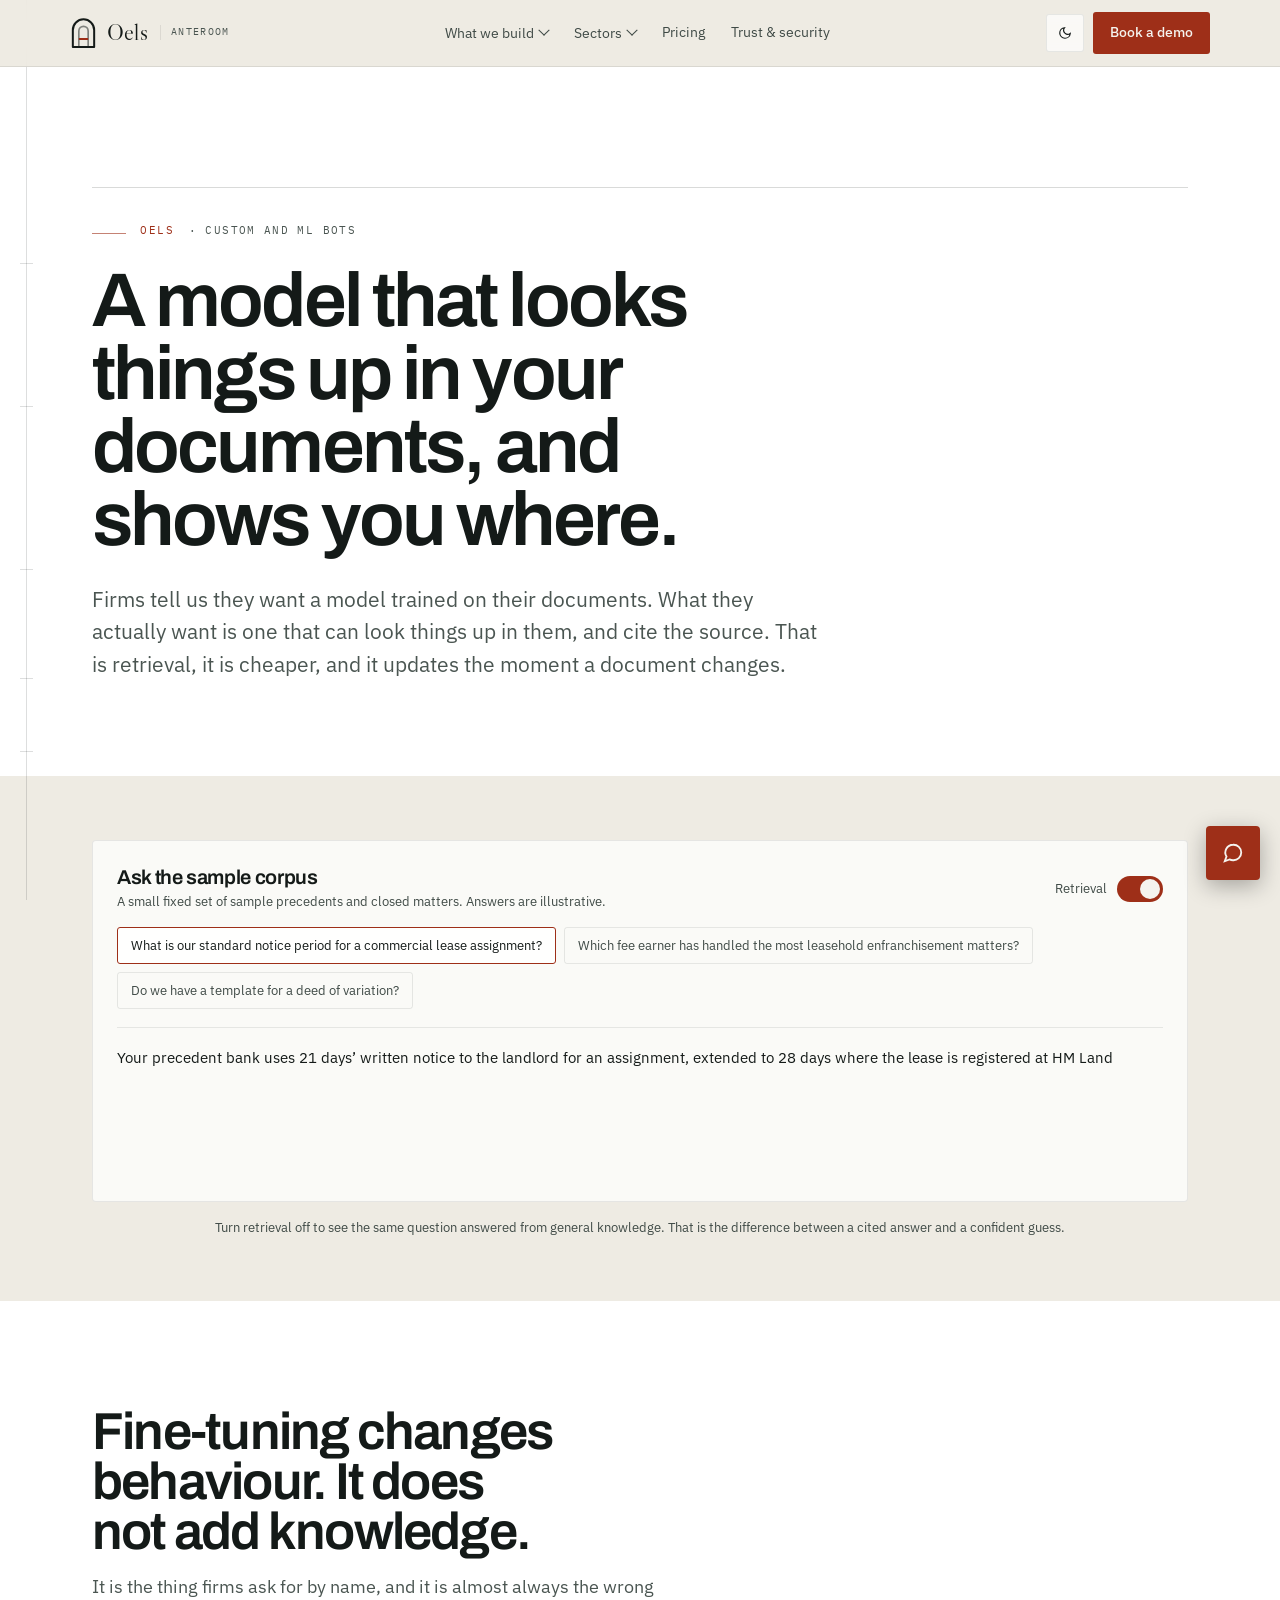
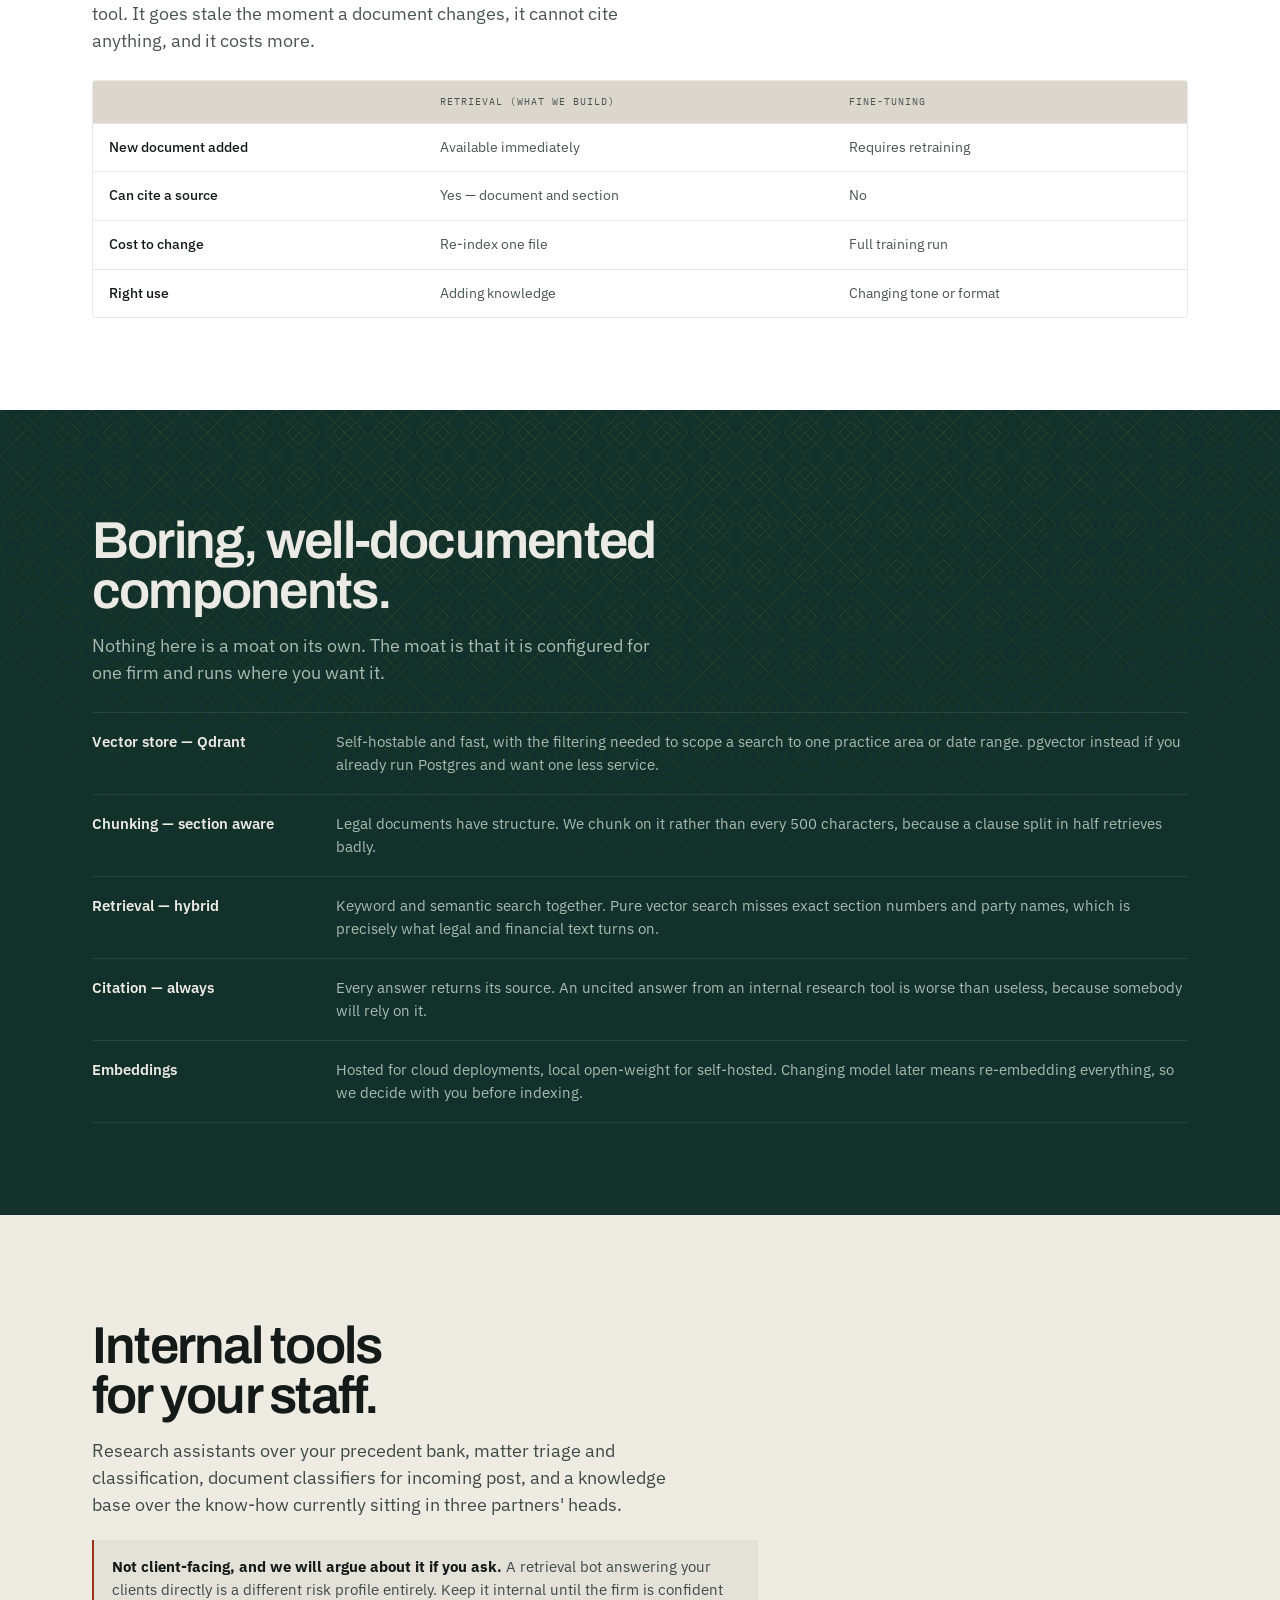
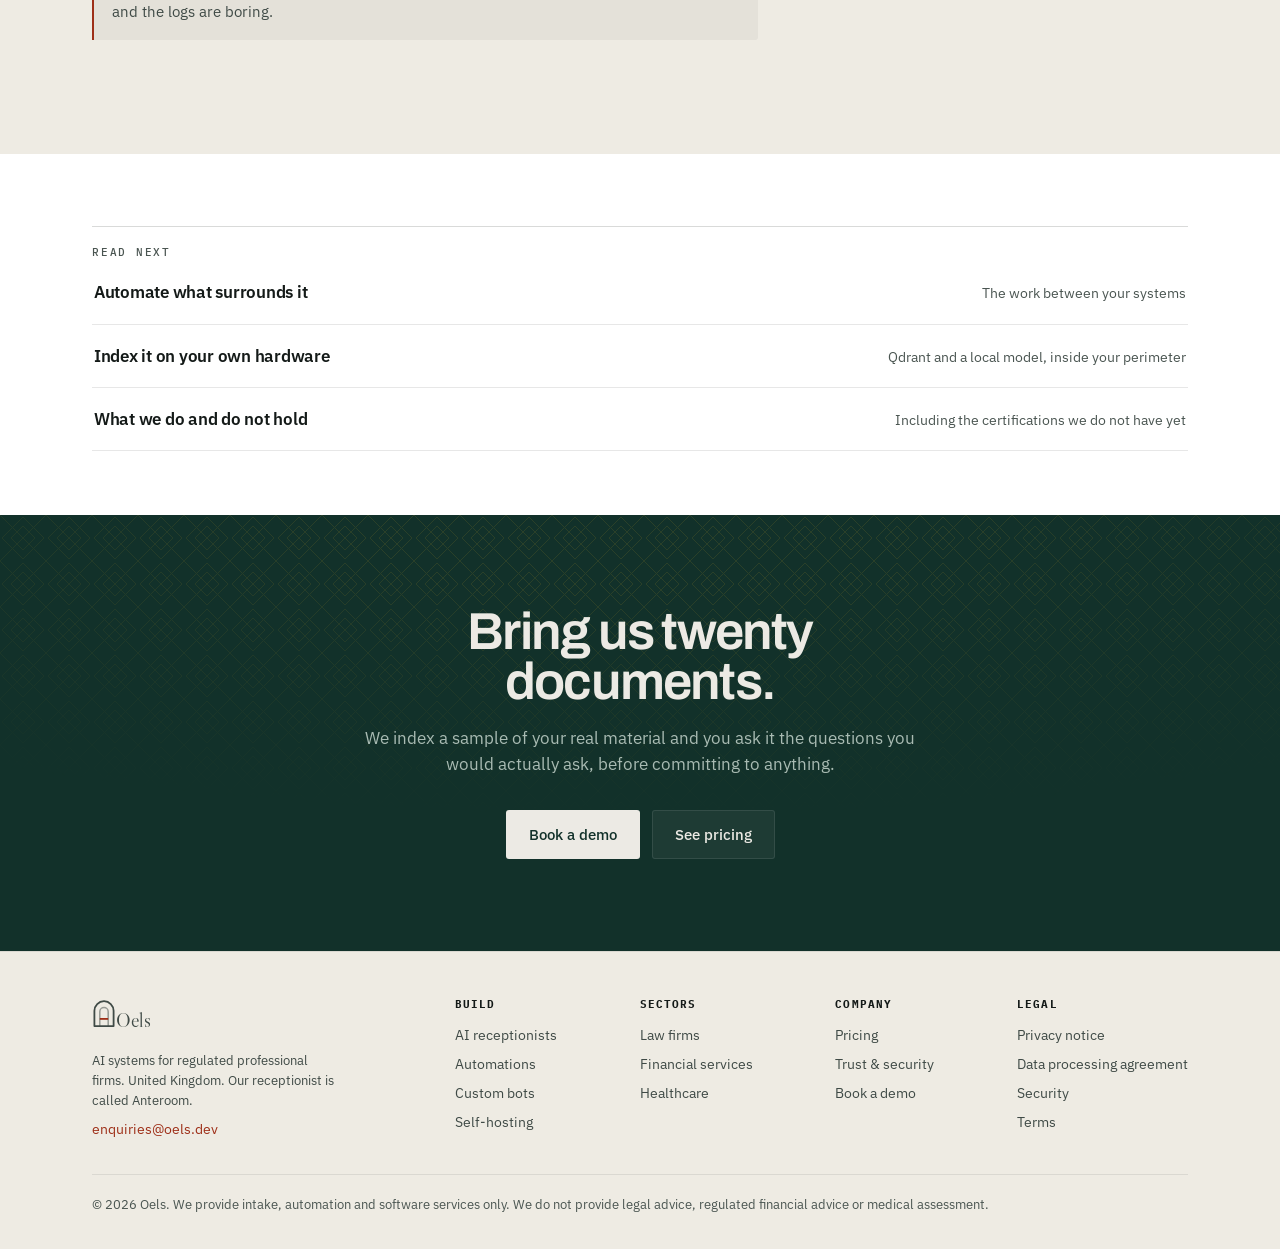
<file: custom-bots.html>
<!DOCTYPE html>
<html lang="en-GB" data-theme="dark">
<head>
<meta charset="utf-8">
<meta name="viewport" content="width=device-width, initial-scale=1">
<title>Custom and machine learning bots | Oels</title>
<meta name="description" content="Retrieval over your own precedents, matters and know-how. Every answer cites its source document and section. Internal tools for your staff, not client-facing.">
<link rel="preconnect" href="https://fonts.googleapis.com">
<link rel="preconnect" href="https://fonts.gstatic.com" crossorigin>
<link href="https://fonts.googleapis.com/css2?family=Archivo:wght@500;600;700&family=Libre+Caslon+Display&family=IBM+Plex+Sans:wght@400;500;600&family=IBM+Plex+Mono:wght@400;500&display=swap" rel="stylesheet">
<link rel="stylesheet" href="assets/oels.css">
</head>
<body>
<a class="skip" href="#main">Skip to content</a>

<svg width="0" height="0" style="position:absolute" aria-hidden="true"><defs>
<pattern id="mashp" width="44" height="44" patternUnits="userSpaceOnUse">
<g stroke="var(--accent)" stroke-width="1" fill="none">
<path d="M22 2 L42 22 L22 42 L2 22 Z"/><path d="M22 10 L34 22 L22 34 L10 22 Z"/><path d="M0 0 L44 44 M44 0 L0 44"/>
</g></pattern></defs></svg>

<div class="hdr-wrap">
  <div class="wrap hdr">
    <a href="index.html" class="brand" aria-label="Oels home">
      <svg width="27" height="30" viewBox="0 0 32 36" fill="none" aria-hidden="true"><path d="M3.2 34.8V14.4a12.8 12.8 0 0 1 25.6 0v20.4z" stroke="currentColor" stroke-width="2.4" stroke-linejoin="round"/><path d="M10.4 34.8V15.6a5.6 5.6 0 0 1 11.2 0v19.2" stroke="currentColor" stroke-width="2" opacity=".5"/><path d="M10.4 25.2h11.2" stroke="var(--accent)" stroke-width="2.4"/></svg>
      <span class="brand-nm">Oels</span><span class="brand-sub">Anteroom</span>
    </a>
    <nav class="nav" id="nav" data-open="false" aria-label="Main">
      <div class="nav-grp">
        <button class="nav-btn" type="button" aria-expanded="false" aria-controls="pan-b">What we build <i class="nav-car"></i></button>
        <div class="nav-pan" id="pan-b">
          <a class="nav-item" href="ai-receptionists.html"><strong>AI receptionists</strong><span>Anteroom &mdash; voice and web chat</span></a>
          <a class="nav-item" href="automations.html"><strong>Automations</strong><span>The work between your systems</span></a>
          <a class="nav-item" href="custom-bots.html"><strong>Custom and ML bots</strong><span>Trained on your own documents</span></a>
          <a class="nav-item" href="self-hosted.html"><strong>Self-hosted deployment</strong><span>Inside your own network</span></a>
        </div>
      </div>
      <div class="nav-grp">
        <button class="nav-btn" type="button" aria-expanded="false" aria-controls="pan-s">Sectors <i class="nav-car"></i></button>
        <div class="nav-pan" id="pan-s">
          <a class="nav-item" href="for-law-firms.html"><strong>Law firms</strong><span>Intake and triage, never advice</span></a>
          <a class="nav-item" href="for-financial-services.html"><strong>Financial services</strong><span>Guidance side of the advice boundary</span></a>
          <a class="nav-item" href="for-healthcare.html"><strong>Healthcare</strong><span>Planned &mdash; not a launch claim</span></a>
        </div>
      </div>
      <a class="nav-lnk" href="pricing.html">Pricing</a>
      <a class="nav-lnk" href="trust.html">Trust &amp; security</a>
    </nav>
    <div class="hact">
      <button class="tbtn" type="button" data-theme-toggle aria-label="Switch between light and dark theme">
        <svg width="14" height="14" viewBox="0 0 24 24" fill="none" stroke="currentColor" stroke-width="2" aria-hidden="true"><path d="M21 12.8A9 9 0 1 1 11.2 3a7 7 0 0 0 9.8 9.8z"/></svg>
      </button>
      <a href="index.html#booking" class="btn btn-p btn-sm hdr-cta">Book a demo</a>
      <button class="tbtn burger" type="button" id="burger" aria-expanded="false" aria-controls="nav" aria-label="Open menu">
        <svg width="16" height="16" viewBox="0 0 24 24" fill="none" stroke="currentColor" stroke-width="2" aria-hidden="true"><path d="M3 6h18M3 12h18M3 18h18"/></svg>
      </button>
    </div>
  </div>
</div>

<nav class="margin" id="margin" aria-label="Chapters on this page">
  <span class="margin-rule" aria-hidden="true"></span>
  <span class="margin-prog" aria-hidden="true"></span>
  <span class="margin-break" aria-hidden="true"><i></i><b>intake halted</b></span>
  <div class="margin-marks" id="marginMarks"></div>
</nav>

<main id="main">
<section class="titlepage on-stone">
  <div class="wrap">
    <div class="rulehead"></div>
    <p class="folio"><a href="index.html">Oels</a> <em>· Custom and ML bots</em></p>
    <h1>A model that looks things up in your documents, and shows you where.</h1>
    <p class="standfirst">Firms tell us they want a model trained on their documents. What they actually want is one that can look things up in them, and cite the source. That is retrieval, it is cheaper, and it updates the moment a document changes.</p>
  </div>
</section>

<section class="sec-s on-ink">
  <div class="wrap">
    <div class="corpus">
      <div style="display:flex;justify-content:space-between;align-items:center;gap:14px;flex-wrap:wrap;margin-bottom:14px">
        <div>
          <h3>Ask the sample corpus</h3>
          <p class="dim" style="font-size:13px;margin-top:3px">A small fixed set of sample precedents and closed matters. Answers are illustrative.</p>
        </div>
        <div style="display:flex;align-items:center;gap:10px;font-size:13px">
          <span class="dim">Retrieval</span>
          <button class="sw" type="button" id="citeToggle" role="switch" aria-checked="true" aria-label="Use retrieval over your documents"></button>
        </div>
      </div>
      <div class="qrow">
        <button class="qbtn" type="button" data-q="q1" aria-pressed="false">What is our standard notice period for a commercial lease assignment?</button>
        <button class="qbtn" type="button" data-q="q2" aria-pressed="false">Which fee earner has handled the most leasehold enfranchisement matters?</button>
        <button class="qbtn" type="button" data-q="q3" aria-pressed="false">Do we have a template for a deed of variation?</button>
      </div>
      <div class="answer" id="answer" data-current="">
        <div class="astream" aria-live="polite"></div>
        <div id="citeBox"></div>
      </div>
    </div>
    <p class="dim center" style="font-size:12.5px;margin-top:16px">Turn retrieval off to see the same question answered from general knowledge. That is the difference between a cited answer and a confident guess.</p>
  </div>
</section>

<section class="sec on-stone">
  <div class="wrap">
    <div class="sec-head rv">
            <h2>Fine-tuning changes behaviour. It does not add knowledge.</h2>
      <p>It is the thing firms ask for by name, and it is almost always the wrong tool. It goes stale the moment a document changes, it cannot cite anything, and it costs more.</p>
    </div>
    <div class="tbl-wrap">
      <table class="tbl">
        <tr><th></th><th>Retrieval (what we build)</th><th>Fine-tuning</th></tr>
        <tr><td>New document added</td><td>Available immediately</td><td>Requires retraining</td></tr>
        <tr><td>Can cite a source</td><td>Yes &mdash; document and section</td><td>No</td></tr>
        <tr><td>Cost to change</td><td>Re-index one file</td><td>Full training run</td></tr>
        <tr><td>Right use</td><td>Adding knowledge</td><td>Changing tone or format</td></tr>
      </table>
    </div>
  </div>
</section>

<section class="sec on-deep">
  <div class="wrap">
    <div class="sec-head rv">
            <h2>Boring, well-documented components.</h2>
      <p>Nothing here is a moat on its own. The moat is that it is configured for one firm and runs where you want it.</p>
    </div>
    <dl class="speclist">
      <div class="spec"><dt>Vector store &mdash; Qdrant</dt><dd>Self-hostable and fast, with the filtering needed to scope a search to one practice area or date range. pgvector instead if you already run Postgres and want one less service.</dd></div>
      <div class="spec"><dt>Chunking &mdash; section aware</dt><dd>Legal documents have structure. We chunk on it rather than every 500 characters, because a clause split in half retrieves badly.</dd></div>
      <div class="spec"><dt>Retrieval &mdash; hybrid</dt><dd>Keyword and semantic search together. Pure vector search misses exact section numbers and party names, which is precisely what legal and financial text turns on.</dd></div>
      <div class="spec"><dt>Citation &mdash; always</dt><dd>Every answer returns its source. An uncited answer from an internal research tool is worse than useless, because somebody will rely on it.</dd></div>
      <div class="spec"><dt>Embeddings</dt><dd>Hosted for cloud deployments, local open-weight for self-hosted. Changing model later means re-embedding everything, so we decide with you before indexing.</dd></div>
    </dl>
  </div>
</section>

<section class="sec on-ink">
  <div class="wrap">
    <div class="sec-head rv">
            <h2>Internal tools for your staff.</h2>
      <p>Research assistants over your precedent bank, matter triage and classification, document classifiers for incoming post, and a knowledge base over the know-how currently sitting in three partners' heads.</p>
    </div>
    <div class="note note-warn" style="max-width:74ch">
      <strong>Not client-facing, and we will argue about it if you ask.</strong> A retrieval bot answering your clients directly is a different risk profile entirely. Keep it internal until the firm is confident and the logs are boring.
    </div>
  </div>
</section>
<section class="sec-s on-stone">
  <div class="wrap">
    <div class="readnext">
      <h2>Read next</h2>
      <ul>
        <li><a href="automations.html"><strong>Automate what surrounds it</strong><span>The work between your systems</span></a></li>
        <li><a href="self-hosted.html"><strong>Index it on your own hardware</strong><span>Qdrant and a local model, inside your perimeter</span></a></li>
        <li><a href="trust.html"><strong>What we do and do not hold</strong><span>Including the certifications we do not have yet</span></a></li>
      </ul>
    </div>
  </div>
</section>

<section class="sec on-deep">
  <div class="wrap center">
    <h2 style="max-width:20ch;margin:0 auto">Bring us twenty documents.</h2>
    <p class="dim" style="max-width:56ch;margin:18px auto 0;font-size:17px">We index a sample of your real material and you ask it the questions you would actually ask, before committing to anything.</p>
    <div class="hcta">
      <a href="index.html#booking" class="btn btn-p">Book a demo</a>
      <a href="pricing.html" class="btn btn-s">See pricing</a>
    </div>
  </div>
</section>
</main>

<footer class="ft">
  <div class="wrap">
    <div class="fg">
      <div style="max-width:280px">
        <a href="index.html" class="brand" style="margin-bottom:11px">
          <svg width="24" height="27" viewBox="0 0 32 36" fill="none" aria-hidden="true"><path d="M3.2 34.8V14.4a12.8 12.8 0 0 1 25.6 0v20.4z" stroke="currentColor" stroke-width="2.4" stroke-linejoin="round"/><path d="M10.4 34.8V15.6a5.6 5.6 0 0 1 11.2 0v19.2" stroke="currentColor" stroke-width="2" opacity=".5"/><path d="M10.4 25.2h11.2" stroke="var(--accent)" stroke-width="2.4"/></svg><span class="brand-nm" style="font-size:20px">Oels</span>
        </a>
        <p class="dim" style="font-size:13px">AI systems for regulated professional firms. United Kingdom. Our receptionist is called Anteroom.</p>
        <p style="margin-top:8px"><a href="mailto:enquiries@oels.dev" style="color:var(--accent-text);padding:0">enquiries@oels.dev</a></p>
      </div>
      <div class="fc"><strong>Build</strong>
        <a href="ai-receptionists.html">AI receptionists</a><a href="automations.html">Automations</a><a href="custom-bots.html">Custom bots</a><a href="self-hosted.html">Self-hosting</a></div>
      <div class="fc"><strong>Sectors</strong>
        <a href="for-law-firms.html">Law firms</a><a href="for-financial-services.html">Financial services</a><a href="for-healthcare.html">Healthcare</a></div>
      <div class="fc"><strong>Company</strong>
        <a href="pricing.html">Pricing</a><a href="trust.html">Trust &amp; security</a><a href="index.html#booking">Book a demo</a></div>
      <div class="fc"><strong>Legal</strong>
        <a href="privacy.html">Privacy notice</a><a href="dpa.html">Data processing agreement</a><a href="trust.html">Security</a><a href="terms.html">Terms</a></div>
    </div>
    <p class="flegal">&copy; 2026 Oels. We provide intake, automation and software services only. We do not provide legal advice, regulated financial advice or medical assessment.</p>
  </div>
</footer>

<button class="chatbtn" type="button" id="chatBtn" aria-expanded="false" aria-label="Open chat">
  <svg width="22" height="22" viewBox="0 0 24 24" fill="none" stroke="var(--on-accent)" stroke-width="2" stroke-linecap="round" aria-hidden="true"><path d="M21 11.5a8.4 8.4 0 0 1-9 8.4 8.5 8.5 0 0 1-3.8-.9L3 21l1.9-5.2A8.4 8.4 0 0 1 12 3a8.4 8.4 0 0 1 9 8.5z"/></svg>
</button>
<div class="chatwin" id="chatWin" role="dialog" aria-label="Anteroom chat">
  <div class="chh"><span class="dot pulse"></span><div><strong>Anteroom</strong><small>Automated assistant</small></div></div>
  <div class="chb" id="chatBody"></div>
  <div class="chopts" id="chatOpts"></div>
  <p class="chn">A demonstration of how Anteroom greets and routes an enquiry.</p>
</div>


<script src="assets/config.js"></script>
<script src="assets/oels.js"></script>
</body>
</html>
</file>
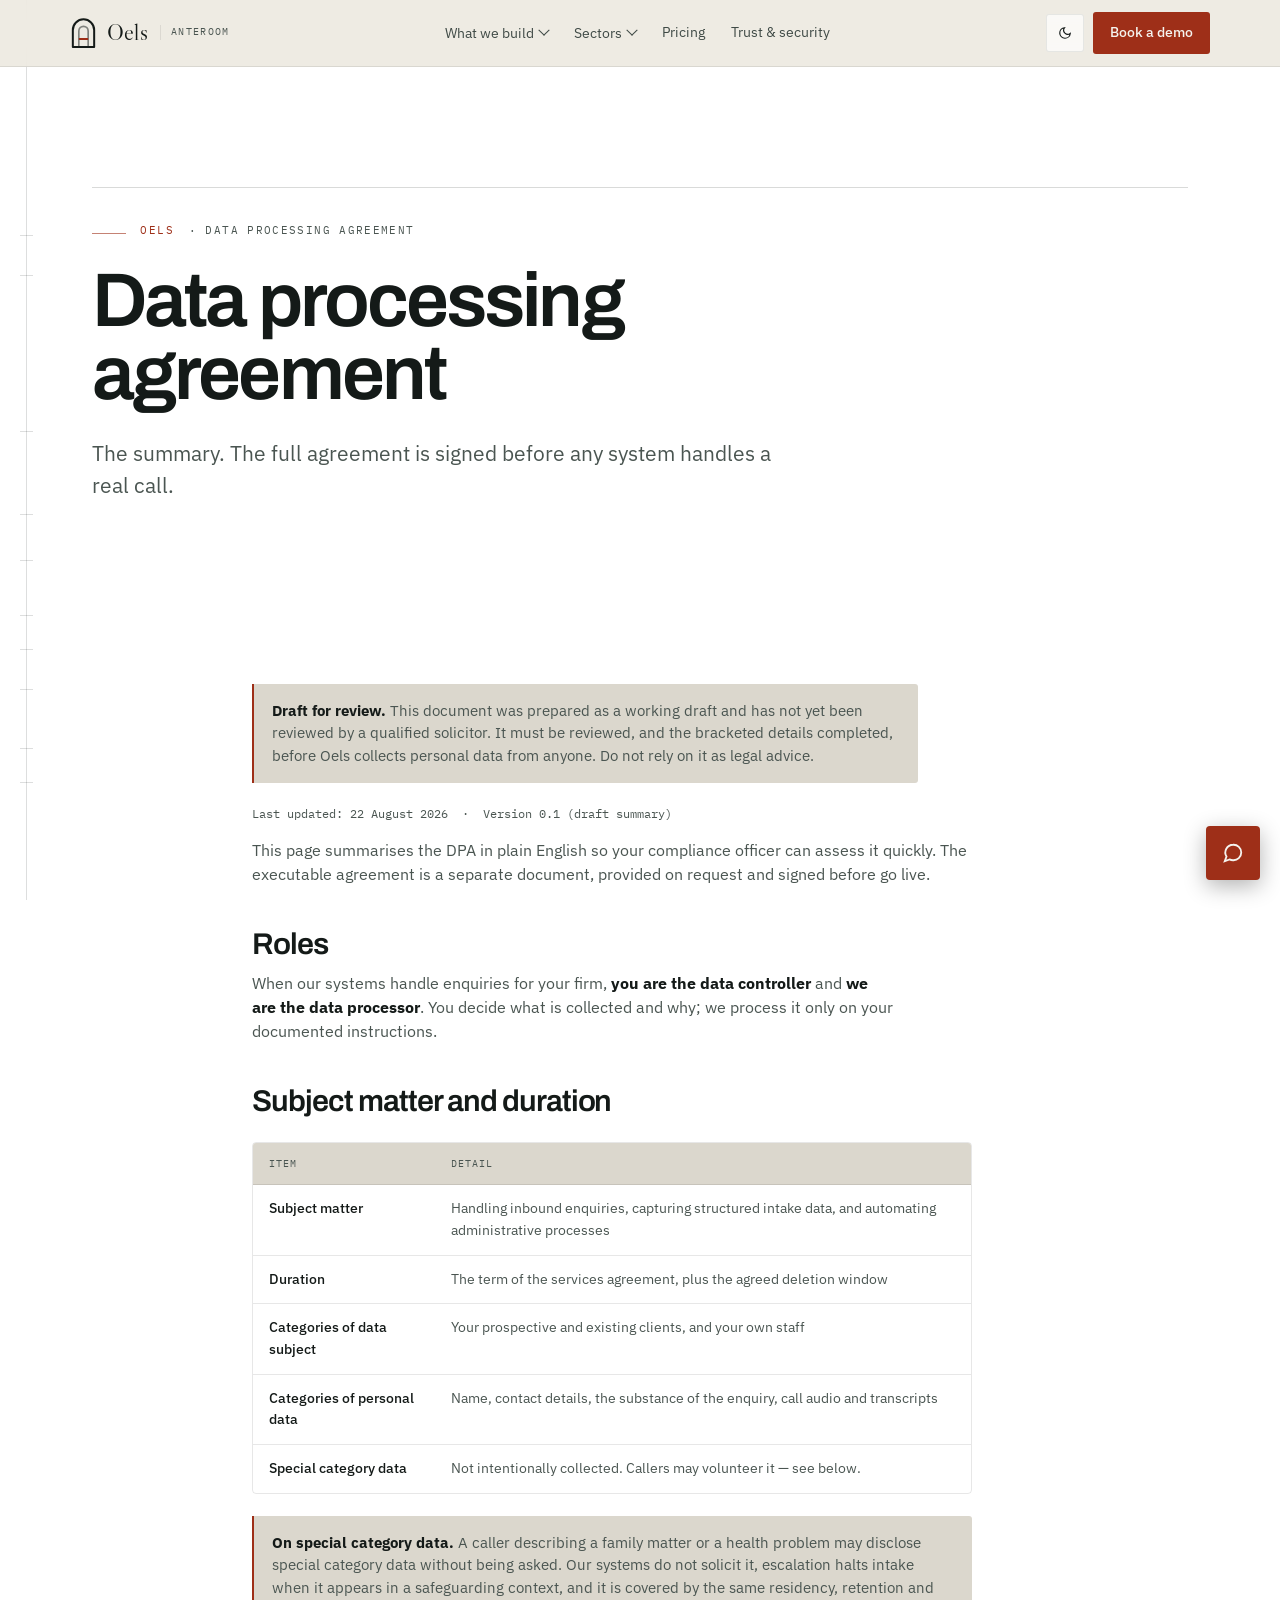
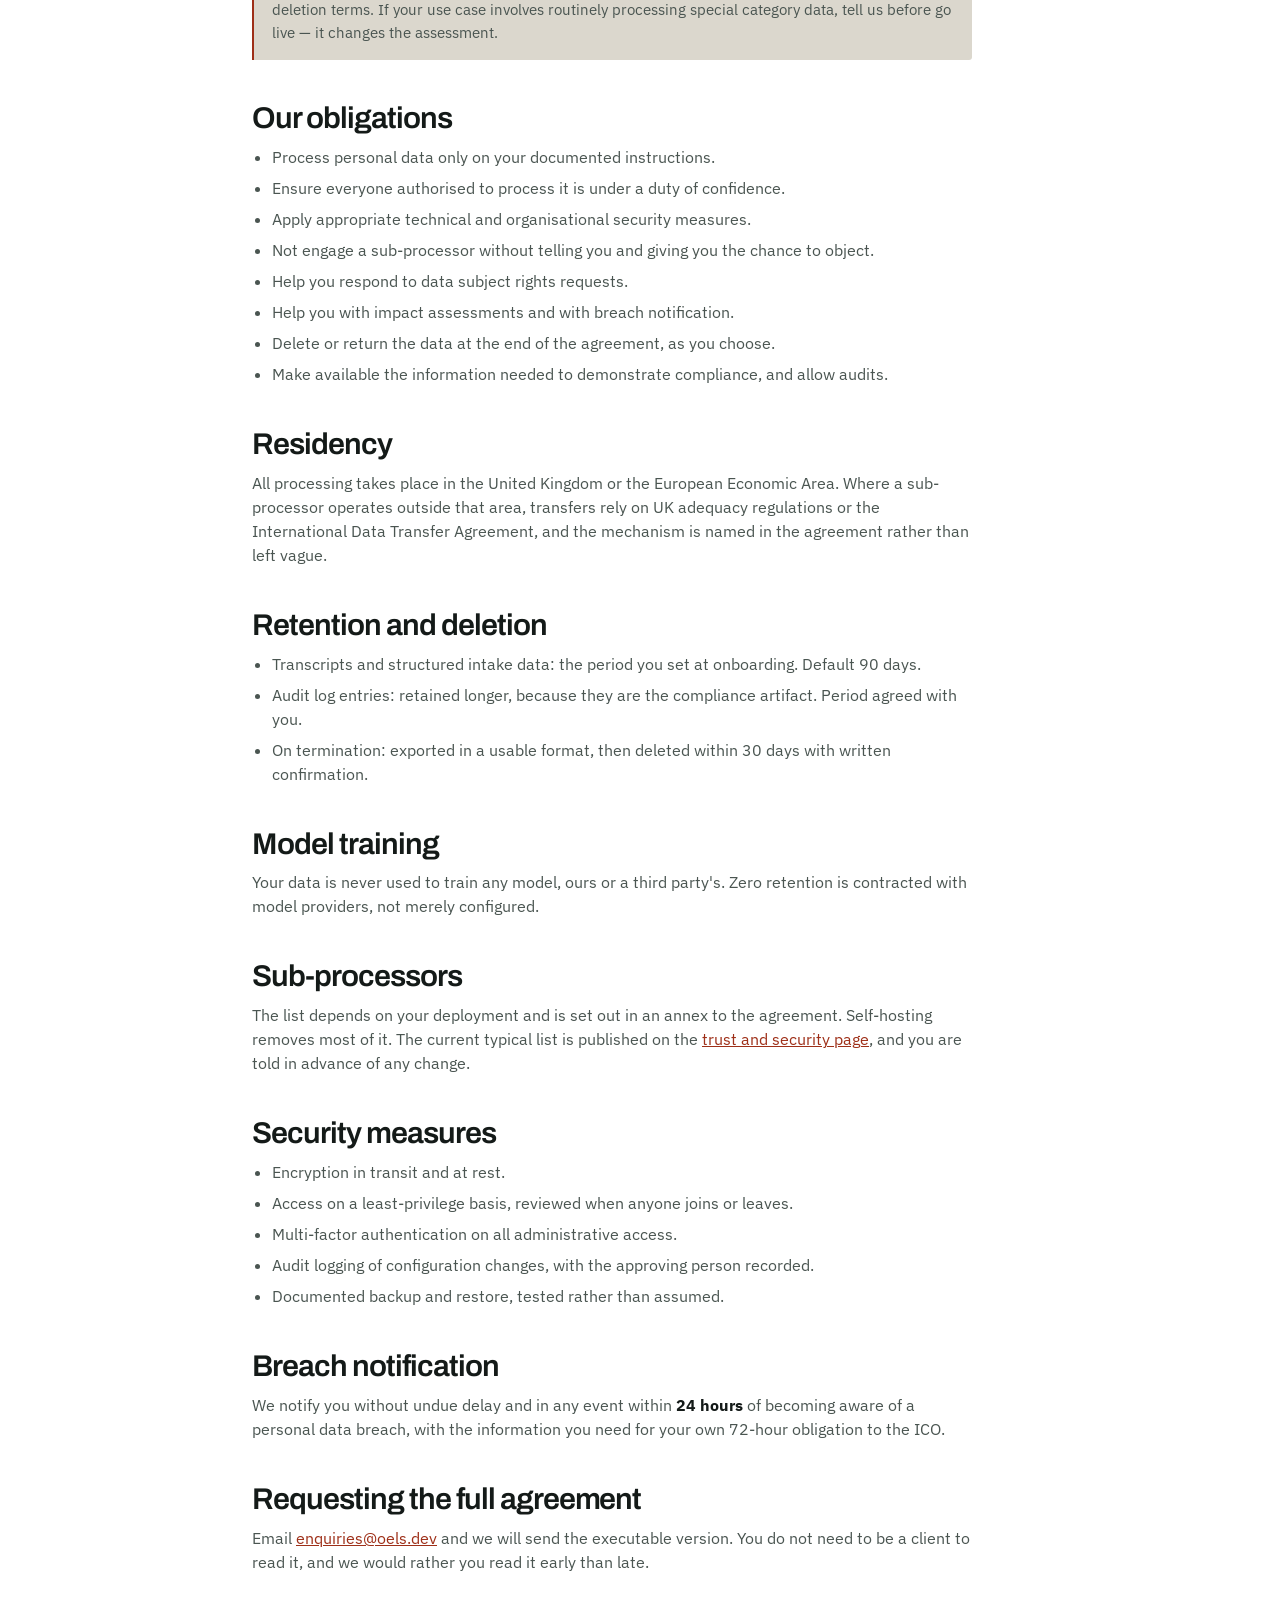
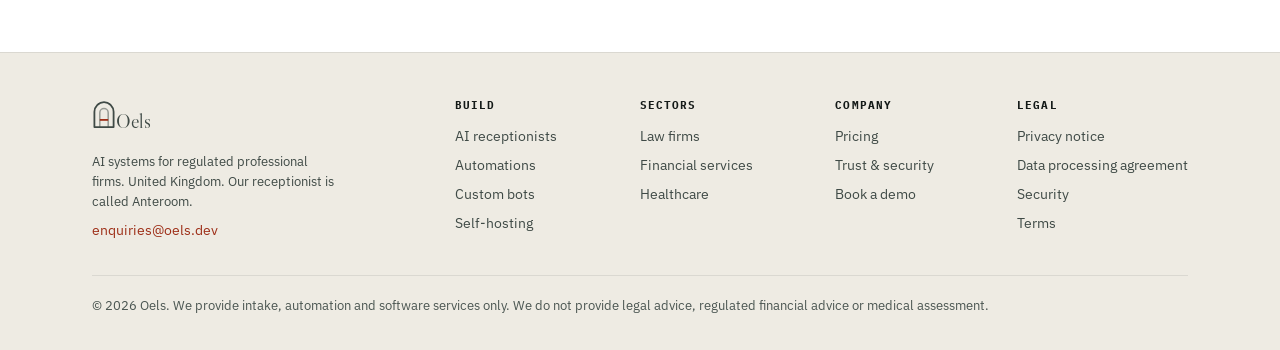
<file: dpa.html>
<!DOCTYPE html>
<html lang="en-GB" data-theme="dark">
<head>
<meta charset="utf-8">
<meta name="viewport" content="width=device-width, initial-scale=1">
<title>Data processing agreement | Oels</title>
<meta name="description" content="Summary of the data processing agreement Oels signs with every client before go live: roles, residency, retention, sub-processors, security and deletion.">
<link rel="preconnect" href="https://fonts.googleapis.com">
<link rel="preconnect" href="https://fonts.gstatic.com" crossorigin>
<link href="https://fonts.googleapis.com/css2?family=Archivo:wght@500;600;700&family=Libre+Caslon+Display&family=IBM+Plex+Sans:wght@400;500;600&family=IBM+Plex+Mono:wght@400;500&display=swap" rel="stylesheet">
<link rel="stylesheet" href="assets/oels.css">
</head>
<body>
<a class="skip" href="#main">Skip to content</a>

<svg width="0" height="0" style="position:absolute" aria-hidden="true"><defs>
<pattern id="mashp" width="44" height="44" patternUnits="userSpaceOnUse">
<g stroke="var(--accent)" stroke-width="1" fill="none">
<path d="M22 2 L42 22 L22 42 L2 22 Z"/><path d="M22 10 L34 22 L22 34 L10 22 Z"/><path d="M0 0 L44 44 M44 0 L0 44"/>
</g></pattern></defs></svg>

<div class="hdr-wrap">
  <div class="wrap hdr">
    <a href="index.html" class="brand" aria-label="Oels home">
      <svg width="27" height="30" viewBox="0 0 32 36" fill="none" aria-hidden="true"><path d="M3.2 34.8V14.4a12.8 12.8 0 0 1 25.6 0v20.4z" stroke="currentColor" stroke-width="2.4" stroke-linejoin="round"/><path d="M10.4 34.8V15.6a5.6 5.6 0 0 1 11.2 0v19.2" stroke="currentColor" stroke-width="2" opacity=".5"/><path d="M10.4 25.2h11.2" stroke="var(--accent)" stroke-width="2.4"/></svg>
      <span class="brand-nm">Oels</span><span class="brand-sub">Anteroom</span>
    </a>
    <nav class="nav" id="nav" data-open="false" aria-label="Main">
      <div class="nav-grp">
        <button class="nav-btn" type="button" aria-expanded="false" aria-controls="pan-b">What we build <i class="nav-car"></i></button>
        <div class="nav-pan" id="pan-b">
          <a class="nav-item" href="ai-receptionists.html"><strong>AI receptionists</strong><span>Anteroom &mdash; voice and web chat</span></a>
          <a class="nav-item" href="automations.html"><strong>Automations</strong><span>The work between your systems</span></a>
          <a class="nav-item" href="custom-bots.html"><strong>Custom and ML bots</strong><span>Trained on your own documents</span></a>
          <a class="nav-item" href="self-hosted.html"><strong>Self-hosted deployment</strong><span>Inside your own network</span></a>
        </div>
      </div>
      <div class="nav-grp">
        <button class="nav-btn" type="button" aria-expanded="false" aria-controls="pan-s">Sectors <i class="nav-car"></i></button>
        <div class="nav-pan" id="pan-s">
          <a class="nav-item" href="for-law-firms.html"><strong>Law firms</strong><span>Intake and triage, never advice</span></a>
          <a class="nav-item" href="for-financial-services.html"><strong>Financial services</strong><span>Guidance side of the advice boundary</span></a>
          <a class="nav-item" href="for-healthcare.html"><strong>Healthcare</strong><span>Planned &mdash; not a launch claim</span></a>
        </div>
      </div>
      <a class="nav-lnk" href="pricing.html">Pricing</a>
      <a class="nav-lnk" href="trust.html">Trust &amp; security</a>
    </nav>
    <div class="hact">
      <button class="tbtn" type="button" data-theme-toggle aria-label="Switch between light and dark theme">
        <svg width="14" height="14" viewBox="0 0 24 24" fill="none" stroke="currentColor" stroke-width="2" aria-hidden="true"><path d="M21 12.8A9 9 0 1 1 11.2 3a7 7 0 0 0 9.8 9.8z"/></svg>
      </button>
      <a href="index.html#booking" class="btn btn-p btn-sm hdr-cta">Book a demo</a>
      <button class="tbtn burger" type="button" id="burger" aria-expanded="false" aria-controls="nav" aria-label="Open menu">
        <svg width="16" height="16" viewBox="0 0 24 24" fill="none" stroke="currentColor" stroke-width="2" aria-hidden="true"><path d="M3 6h18M3 12h18M3 18h18"/></svg>
      </button>
    </div>
  </div>
</div>

<nav class="margin" id="margin" aria-label="Chapters on this page">
  <span class="margin-rule" aria-hidden="true"></span>
  <span class="margin-prog" aria-hidden="true"></span>
  <span class="margin-break" aria-hidden="true"><i></i><b>intake halted</b></span>
  <div class="margin-marks" id="marginMarks"></div>
</nav>

<main id="main">
<section class="titlepage on-stone">
  <div class="wrap">
    <div class="rulehead"></div>
    <p class="folio"><a href="index.html">Oels</a> <em>· Data processing agreement</em></p>
    <h1>Data processing agreement</h1>
    <p class="standfirst">The summary. The full agreement is signed before any system handles a real call.</p>
  </div>
</section>
<section class="sec-s on-stone"><div class="wrap-n"><div class="prose"><div class="note note-warn" style="max-width:74ch">
  <strong>Draft for review.</strong> This document was prepared as a working draft and has not yet been reviewed by a qualified solicitor. It must be reviewed, and the bracketed details completed, before Oels collects personal data from anyone. Do not rely on it as legal advice.
</div>
<p class="mono dim" style="font-size:12px">Last updated: 22 August 2026 &nbsp;·&nbsp; Version 0.1 (draft summary)</p>

<p>This page summarises the DPA in plain English so your compliance officer can assess it quickly. The executable agreement is a separate document, provided on request and signed before go live.</p>

<h2>Roles</h2>
<p>When our systems handle enquiries for your firm, <strong>you are the data controller</strong> and <strong>we are the data processor</strong>. You decide what is collected and why; we process it only on your documented instructions.</p>

<h2>Subject matter and duration</h2>
<div class="tbl-wrap"><table class="tbl">
<tr><th>Item</th><th>Detail</th></tr>
<tr><td>Subject matter</td><td>Handling inbound enquiries, capturing structured intake data, and automating administrative processes</td></tr>
<tr><td>Duration</td><td>The term of the services agreement, plus the agreed deletion window</td></tr>
<tr><td>Categories of data subject</td><td>Your prospective and existing clients, and your own staff</td></tr>
<tr><td>Categories of personal data</td><td>Name, contact details, the substance of the enquiry, call audio and transcripts</td></tr>
<tr><td>Special category data</td><td>Not intentionally collected. Callers may volunteer it &mdash; see below.</td></tr>
</table></div>

<div class="note">
  <strong>On special category data.</strong> A caller describing a family matter or a health problem may disclose special category data without being asked. Our systems do not solicit it, escalation halts intake when it appears in a safeguarding context, and it is covered by the same residency, retention and deletion terms. If your use case involves routinely processing special category data, tell us before go live &mdash; it changes the assessment.
</div>

<h2>Our obligations</h2>
<ul>
  <li>Process personal data only on your documented instructions.</li>
  <li>Ensure everyone authorised to process it is under a duty of confidence.</li>
  <li>Apply appropriate technical and organisational security measures.</li>
  <li>Not engage a sub-processor without telling you and giving you the chance to object.</li>
  <li>Help you respond to data subject rights requests.</li>
  <li>Help you with impact assessments and with breach notification.</li>
  <li>Delete or return the data at the end of the agreement, as you choose.</li>
  <li>Make available the information needed to demonstrate compliance, and allow audits.</li>
</ul>

<h2>Residency</h2>
<p>All processing takes place in the United Kingdom or the European Economic Area. Where a sub-processor operates outside that area, transfers rely on UK adequacy regulations or the International Data Transfer Agreement, and the mechanism is named in the agreement rather than left vague.</p>

<h2>Retention and deletion</h2>
<ul>
  <li>Transcripts and structured intake data: the period you set at onboarding. Default 90 days.</li>
  <li>Audit log entries: retained longer, because they are the compliance artifact. Period agreed with you.</li>
  <li>On termination: exported in a usable format, then deleted within 30 days with written confirmation.</li>
</ul>

<h2>Model training</h2>
<p>Your data is never used to train any model, ours or a third party's. Zero retention is contracted with model providers, not merely configured.</p>

<h2>Sub-processors</h2>
<p>The list depends on your deployment and is set out in an annex to the agreement. Self-hosting removes most of it. The current typical list is published on the <a href="trust.html">trust and security page</a>, and you are told in advance of any change.</p>

<h2>Security measures</h2>
<ul>
  <li>Encryption in transit and at rest.</li>
  <li>Access on a least-privilege basis, reviewed when anyone joins or leaves.</li>
  <li>Multi-factor authentication on all administrative access.</li>
  <li>Audit logging of configuration changes, with the approving person recorded.</li>
  <li>Documented backup and restore, tested rather than assumed.</li>
</ul>

<h2>Breach notification</h2>
<p>We notify you without undue delay and in any event within <strong>24 hours</strong> of becoming aware of a personal data breach, with the information you need for your own 72-hour obligation to the ICO.</p>

<h2>Requesting the full agreement</h2>
<p>Email <a href="mailto:enquiries@oels.dev">enquiries@oels.dev</a> and we will send the executable version. You do not need to be a client to read it, and we would rather you read it early than late.</p>
</div></div></section></main>

<footer class="ft">
  <div class="wrap">
    <div class="fg">
      <div style="max-width:280px">
        <a href="index.html" class="brand" style="margin-bottom:11px">
          <svg width="24" height="27" viewBox="0 0 32 36" fill="none" aria-hidden="true"><path d="M3.2 34.8V14.4a12.8 12.8 0 0 1 25.6 0v20.4z" stroke="currentColor" stroke-width="2.4" stroke-linejoin="round"/><path d="M10.4 34.8V15.6a5.6 5.6 0 0 1 11.2 0v19.2" stroke="currentColor" stroke-width="2" opacity=".5"/><path d="M10.4 25.2h11.2" stroke="var(--accent)" stroke-width="2.4"/></svg><span class="brand-nm" style="font-size:20px">Oels</span>
        </a>
        <p class="dim" style="font-size:13px">AI systems for regulated professional firms. United Kingdom. Our receptionist is called Anteroom.</p>
        <p style="margin-top:8px"><a href="mailto:enquiries@oels.dev" style="color:var(--accent-text);padding:0">enquiries@oels.dev</a></p>
      </div>
      <div class="fc"><strong>Build</strong>
        <a href="ai-receptionists.html">AI receptionists</a><a href="automations.html">Automations</a><a href="custom-bots.html">Custom bots</a><a href="self-hosted.html">Self-hosting</a></div>
      <div class="fc"><strong>Sectors</strong>
        <a href="for-law-firms.html">Law firms</a><a href="for-financial-services.html">Financial services</a><a href="for-healthcare.html">Healthcare</a></div>
      <div class="fc"><strong>Company</strong>
        <a href="pricing.html">Pricing</a><a href="trust.html">Trust &amp; security</a><a href="index.html#booking">Book a demo</a></div>
      <div class="fc"><strong>Legal</strong>
        <a href="privacy.html">Privacy notice</a><a href="dpa.html">Data processing agreement</a><a href="trust.html">Security</a><a href="terms.html">Terms</a></div>
    </div>
    <p class="flegal">&copy; 2026 Oels. We provide intake, automation and software services only. We do not provide legal advice, regulated financial advice or medical assessment.</p>
  </div>
</footer>

<button class="chatbtn" type="button" id="chatBtn" aria-expanded="false" aria-label="Open chat">
  <svg width="22" height="22" viewBox="0 0 24 24" fill="none" stroke="var(--on-accent)" stroke-width="2" stroke-linecap="round" aria-hidden="true"><path d="M21 11.5a8.4 8.4 0 0 1-9 8.4 8.5 8.5 0 0 1-3.8-.9L3 21l1.9-5.2A8.4 8.4 0 0 1 12 3a8.4 8.4 0 0 1 9 8.5z"/></svg>
</button>
<div class="chatwin" id="chatWin" role="dialog" aria-label="Anteroom chat">
  <div class="chh"><span class="dot pulse"></span><div><strong>Anteroom</strong><small>Automated assistant</small></div></div>
  <div class="chb" id="chatBody"></div>
  <div class="chopts" id="chatOpts"></div>
  <p class="chn">A demonstration of how Anteroom greets and routes an enquiry.</p>
</div>


<script src="assets/config.js"></script>
<script src="assets/oels.js"></script>
</body>
</html>
</file>
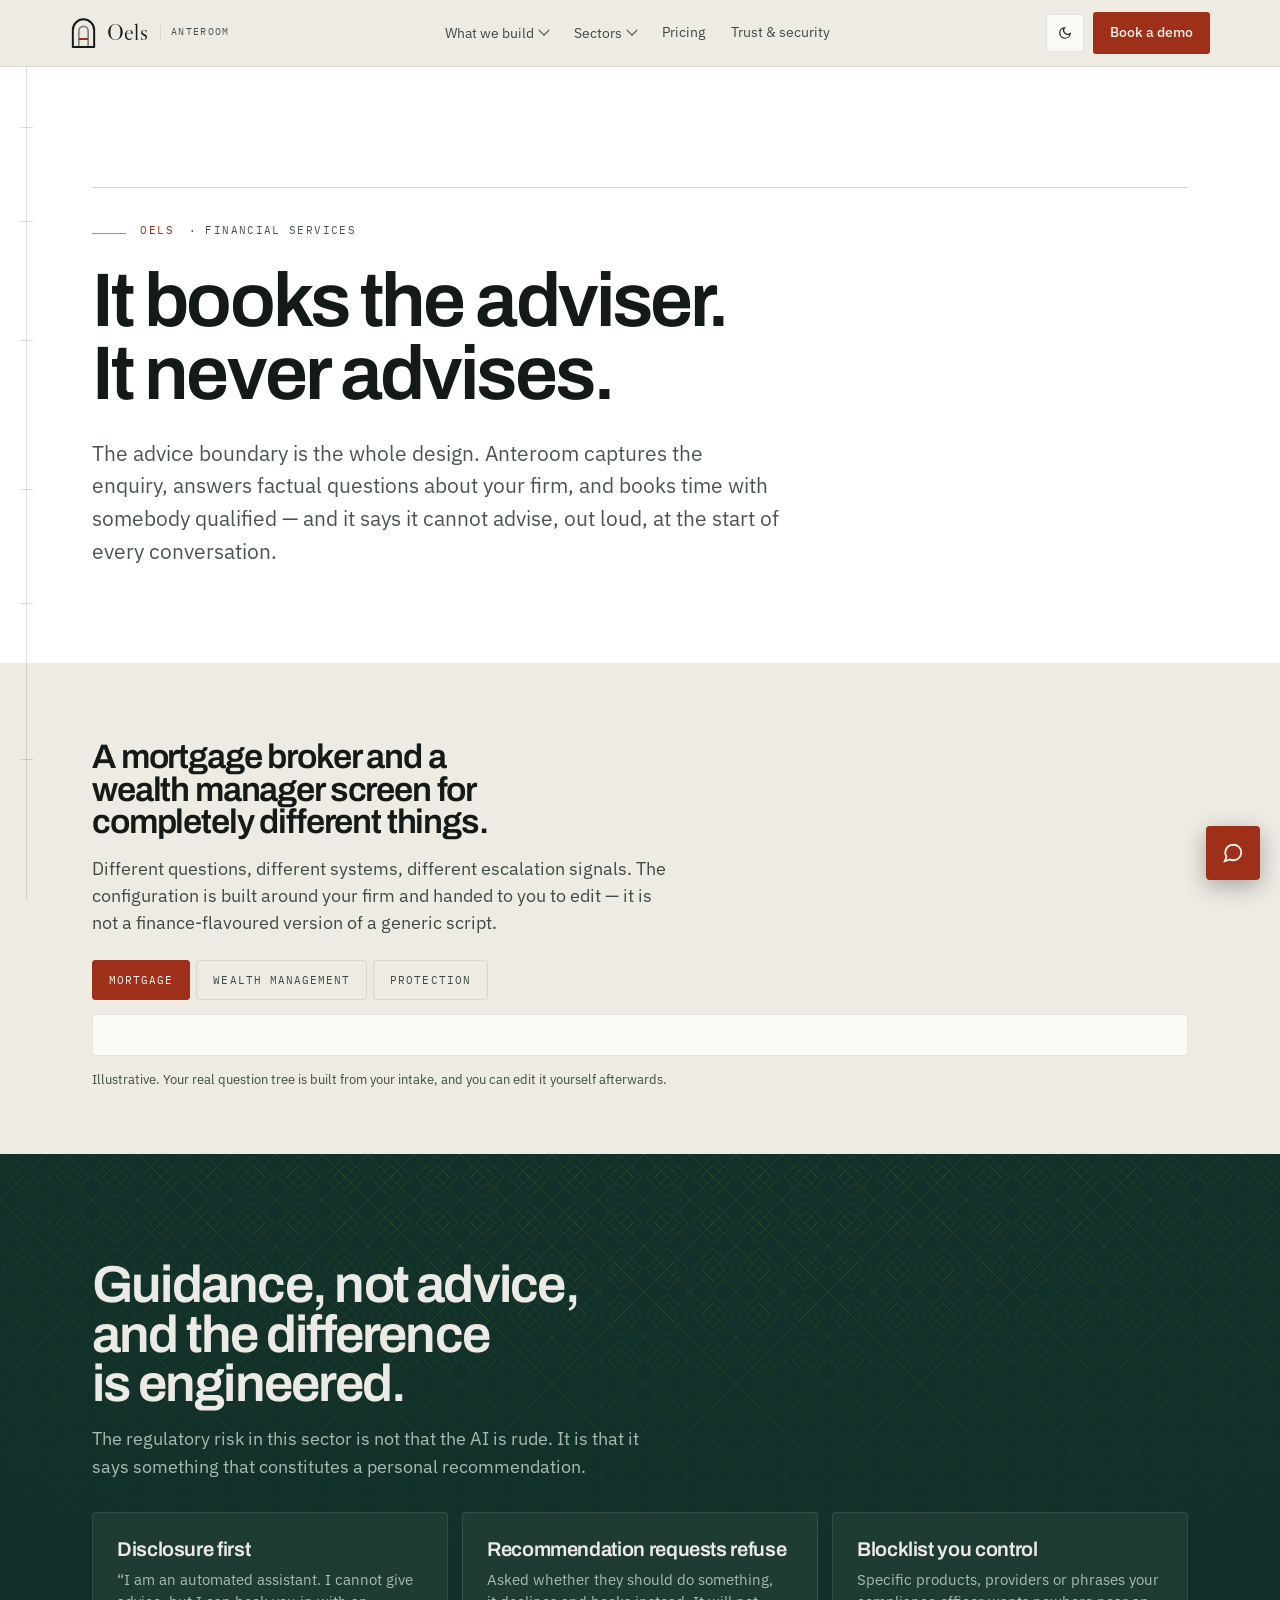
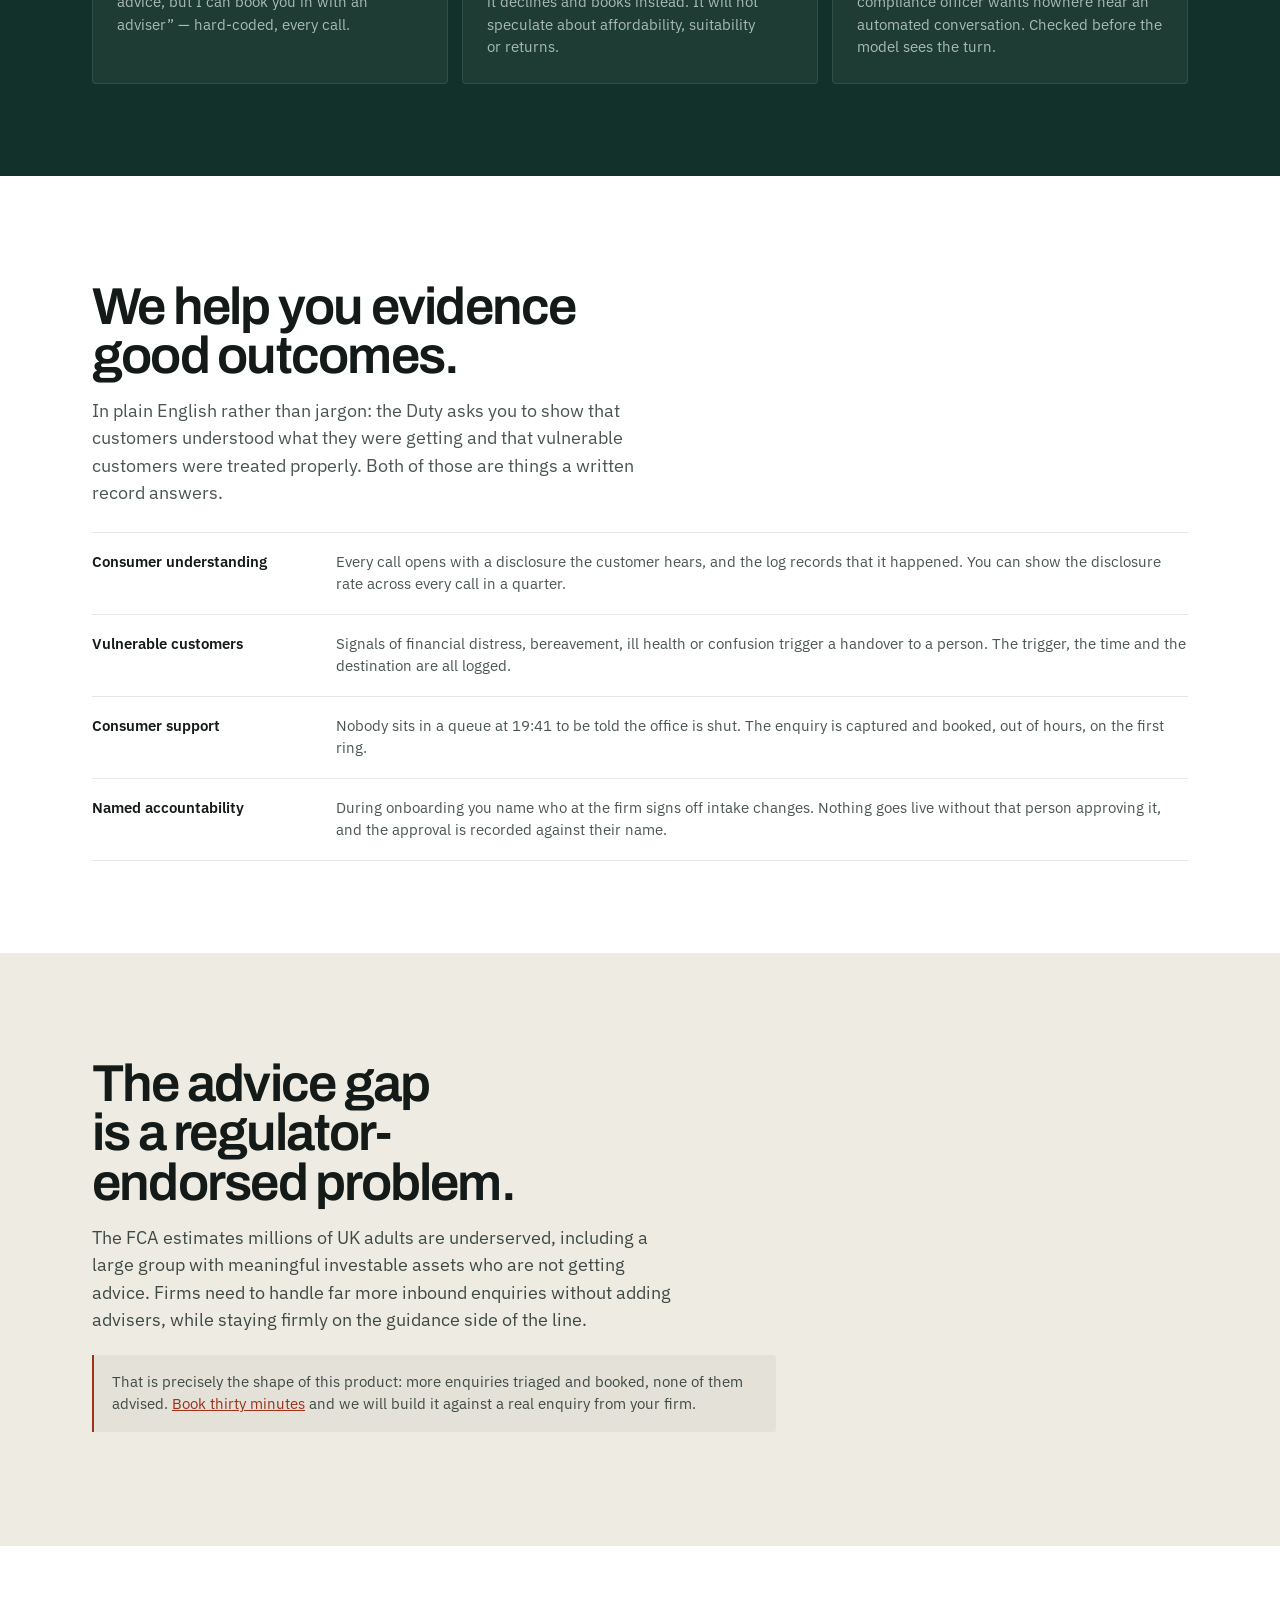
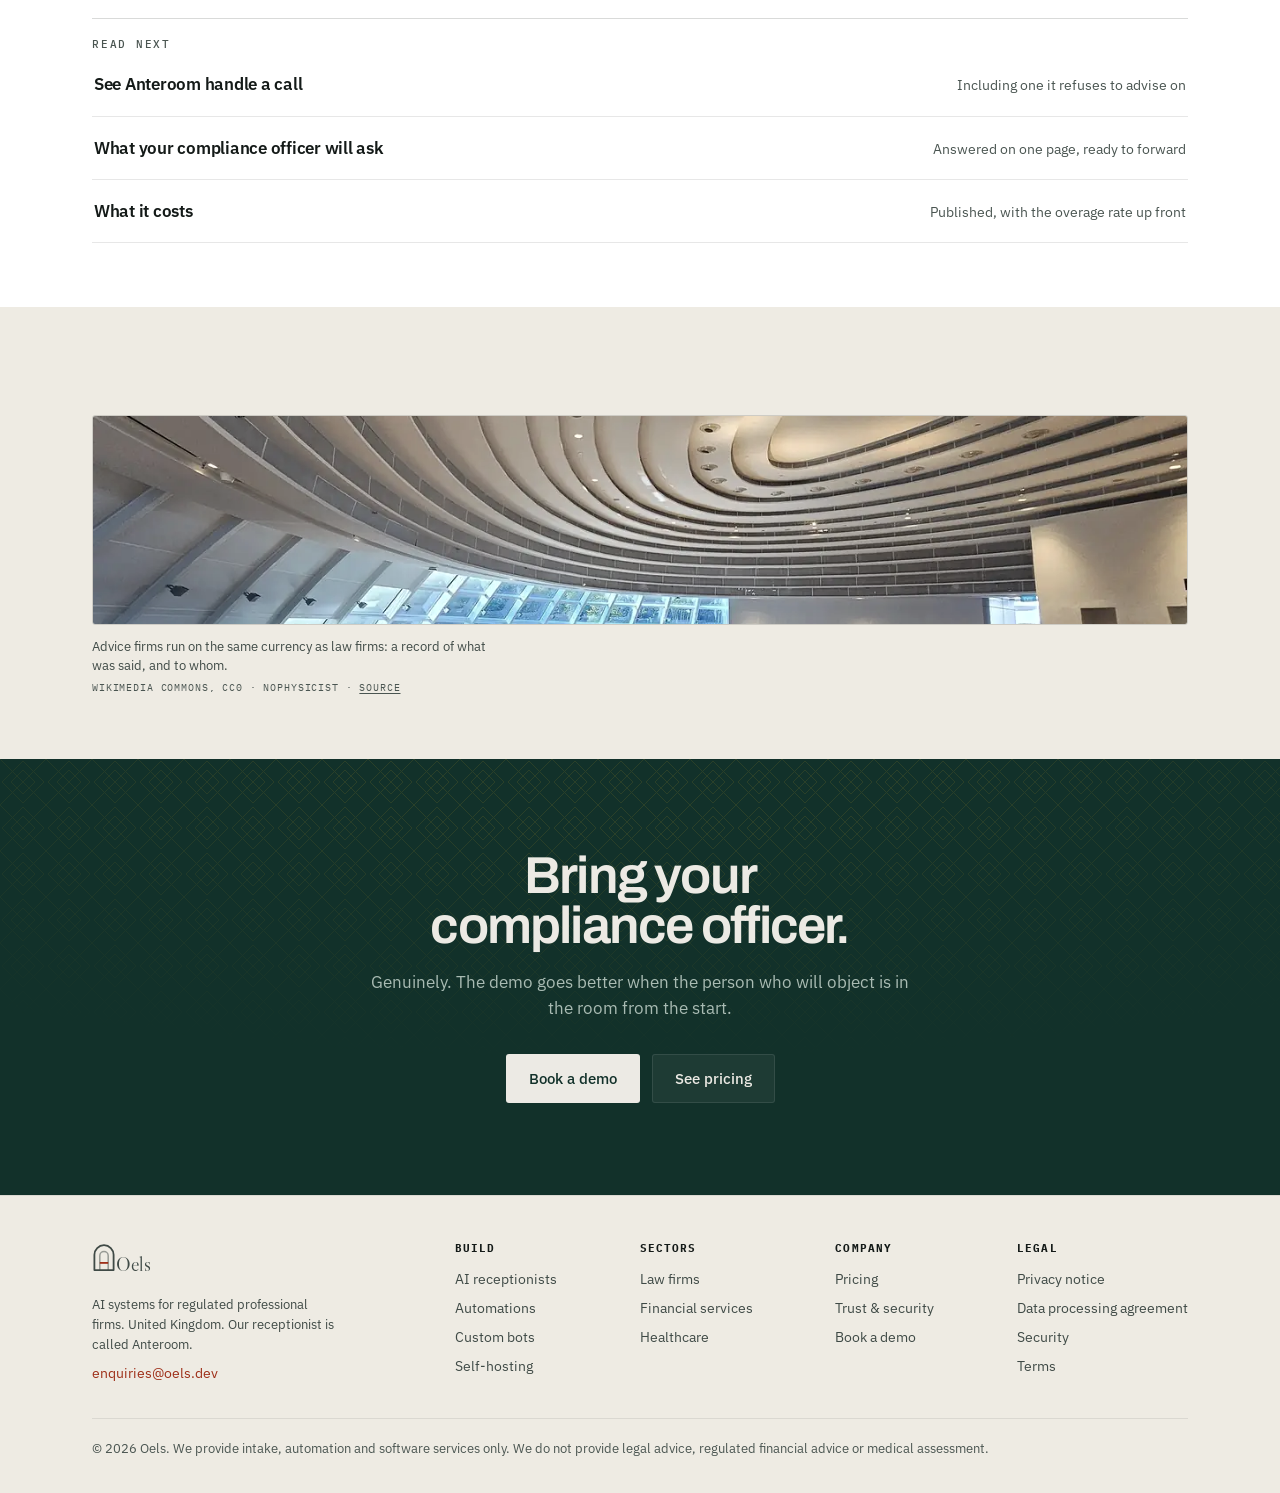
<file: for-financial-services.html>
<!DOCTYPE html>
<html lang="en-GB" data-theme="dark">
<head>
<meta charset="utf-8">
<meta name="viewport" content="width=device-width, initial-scale=1">
<title>AI reception for financial advisers | Oels</title>
<meta name="description" content="Anteroom books time with a qualified adviser. It gives no recommendations, holds the advice boundary, and flags vulnerable-customer signals to a person.">
<link rel="preconnect" href="https://fonts.googleapis.com">
<link rel="preconnect" href="https://fonts.gstatic.com" crossorigin>
<link href="https://fonts.googleapis.com/css2?family=Archivo:wght@500;600;700&family=Libre+Caslon+Display&family=IBM+Plex+Sans:wght@400;500;600&family=IBM+Plex+Mono:wght@400;500&display=swap" rel="stylesheet">
<link rel="stylesheet" href="assets/oels.css">
</head>
<body>
<a class="skip" href="#main">Skip to content</a>

<svg width="0" height="0" style="position:absolute" aria-hidden="true"><defs>
<pattern id="mashp" width="44" height="44" patternUnits="userSpaceOnUse">
<g stroke="var(--accent)" stroke-width="1" fill="none">
<path d="M22 2 L42 22 L22 42 L2 22 Z"/><path d="M22 10 L34 22 L22 34 L10 22 Z"/><path d="M0 0 L44 44 M44 0 L0 44"/>
</g></pattern></defs></svg>

<div class="hdr-wrap">
  <div class="wrap hdr">
    <a href="index.html" class="brand" aria-label="Oels home">
      <svg width="27" height="30" viewBox="0 0 32 36" fill="none" aria-hidden="true"><path d="M3.2 34.8V14.4a12.8 12.8 0 0 1 25.6 0v20.4z" stroke="currentColor" stroke-width="2.4" stroke-linejoin="round"/><path d="M10.4 34.8V15.6a5.6 5.6 0 0 1 11.2 0v19.2" stroke="currentColor" stroke-width="2" opacity=".5"/><path d="M10.4 25.2h11.2" stroke="var(--accent)" stroke-width="2.4"/></svg>
      <span class="brand-nm">Oels</span><span class="brand-sub">Anteroom</span>
    </a>
    <nav class="nav" id="nav" data-open="false" aria-label="Main">
      <div class="nav-grp">
        <button class="nav-btn" type="button" aria-expanded="false" aria-controls="pan-b">What we build <i class="nav-car"></i></button>
        <div class="nav-pan" id="pan-b">
          <a class="nav-item" href="ai-receptionists.html"><strong>AI receptionists</strong><span>Anteroom &mdash; voice and web chat</span></a>
          <a class="nav-item" href="automations.html"><strong>Automations</strong><span>The work between your systems</span></a>
          <a class="nav-item" href="custom-bots.html"><strong>Custom and ML bots</strong><span>Trained on your own documents</span></a>
          <a class="nav-item" href="self-hosted.html"><strong>Self-hosted deployment</strong><span>Inside your own network</span></a>
        </div>
      </div>
      <div class="nav-grp">
        <button class="nav-btn" type="button" aria-expanded="false" aria-controls="pan-s">Sectors <i class="nav-car"></i></button>
        <div class="nav-pan" id="pan-s">
          <a class="nav-item" href="for-law-firms.html"><strong>Law firms</strong><span>Intake and triage, never advice</span></a>
          <a class="nav-item" href="for-financial-services.html"><strong>Financial services</strong><span>Guidance side of the advice boundary</span></a>
          <a class="nav-item" href="for-healthcare.html"><strong>Healthcare</strong><span>Planned &mdash; not a launch claim</span></a>
        </div>
      </div>
      <a class="nav-lnk" href="pricing.html">Pricing</a>
      <a class="nav-lnk" href="trust.html">Trust &amp; security</a>
    </nav>
    <div class="hact">
      <button class="tbtn" type="button" data-theme-toggle aria-label="Switch between light and dark theme">
        <svg width="14" height="14" viewBox="0 0 24 24" fill="none" stroke="currentColor" stroke-width="2" aria-hidden="true"><path d="M21 12.8A9 9 0 1 1 11.2 3a7 7 0 0 0 9.8 9.8z"/></svg>
      </button>
      <a href="index.html#booking" class="btn btn-p btn-sm hdr-cta">Book a demo</a>
      <button class="tbtn burger" type="button" id="burger" aria-expanded="false" aria-controls="nav" aria-label="Open menu">
        <svg width="16" height="16" viewBox="0 0 24 24" fill="none" stroke="currentColor" stroke-width="2" aria-hidden="true"><path d="M3 6h18M3 12h18M3 18h18"/></svg>
      </button>
    </div>
  </div>
</div>

<nav class="margin" id="margin" aria-label="Chapters on this page">
  <span class="margin-rule" aria-hidden="true"></span>
  <span class="margin-prog" aria-hidden="true"></span>
  <span class="margin-break" aria-hidden="true"><i></i><b>intake halted</b></span>
  <div class="margin-marks" id="marginMarks"></div>
</nav>

<main id="main">
<section class="titlepage on-stone">
  <div class="wrap">
    <div class="rulehead"></div>
    <p class="folio"><a href="index.html">Oels</a> <em>· Financial services</em></p>
    <h1>It books the adviser. It never advises.</h1>
    <p class="standfirst">The advice boundary is the whole design. Anteroom captures the enquiry, answers factual questions about your firm, and books time with somebody qualified &mdash; and it says it cannot advise, out loud, at the start of every conversation.</p>
  </div>
</section>

<section class="sec-s on-ink">
  <div class="wrap">
    <div class="sec-head rv" style="margin-bottom:24px">
            <h2 style="font-size:clamp(24px,3vw,34px)">A mortgage broker and a wealth manager screen for completely different things.</h2>
      <p>Different questions, different systems, different escalation signals. The configuration is built around your firm and handed to you to edit &mdash; it is not a finance-flavoured version of a generic script.</p>
    </div>
    <div class="segs" role="tablist" aria-label="Choose a firm type"><button class="seg" type="button" role="tab" aria-selected="true" data-cfg="mort">Mortgage</button><button class="seg" type="button" role="tab" aria-selected="false" data-cfg="wealth">Wealth management</button><button class="seg" type="button" role="tab" aria-selected="false" data-cfg="ins">Protection</button></div>
    <div class="xtract" style="margin-top:14px">
      <div id="cfgOut"></div>
    </div>
    <p class="dim" style="font-size:12.5px;margin-top:14px">Illustrative. Your real question tree is built from your intake, and you can edit it yourself afterwards.</p>
  </div>
</section>

<section class="sec on-deep">
  <div class="wrap">
    <div class="sec-head rv">
            <h2>Guidance, not advice, and the difference is engineered.</h2>
      <p>The regulatory risk in this sector is not that the AI is rude. It is that it says something that constitutes a personal recommendation.</p>
    </div>
    <div class="cards3">
      <div class="card rv"><h3>Disclosure first</h3><p>&ldquo;I am an automated assistant. I cannot give advice, but I can book you in with an adviser&rdquo; &mdash; hard-coded, every call.</p></div>
      <div class="card rv"><h3>Recommendation requests refuse</h3><p>Asked whether they should do something, it declines and books instead. It will not speculate about affordability, suitability or returns.</p></div>
      <div class="card rv"><h3>Blocklist you control</h3><p>Specific products, providers or phrases your compliance officer wants nowhere near an automated conversation. Checked before the model sees the turn.</p></div>
    </div>
  </div>
</section>

<section class="sec on-stone">
  <div class="wrap">
    <div class="sec-head rv">
            <h2>We help you evidence good outcomes.</h2>
      <p>In plain English rather than jargon: the Duty asks you to show that customers understood what they were getting and that vulnerable customers were treated properly. Both of those are things a written record answers.</p>
    </div>
    <dl class="speclist">
      <div class="spec"><dt>Consumer understanding</dt><dd>Every call opens with a disclosure the customer hears, and the log records that it happened. You can show the disclosure rate across every call in a quarter.</dd></div>
      <div class="spec"><dt>Vulnerable customers</dt><dd>Signals of financial distress, bereavement, ill health or confusion trigger a handover to a person. The trigger, the time and the destination are all logged.</dd></div>
      <div class="spec"><dt>Consumer support</dt><dd>Nobody sits in a queue at 19:41 to be told the office is shut. The enquiry is captured and booked, out of hours, on the first ring.</dd></div>
      <div class="spec"><dt>Named accountability</dt><dd>During onboarding you name who at the firm signs off intake changes. Nothing goes live without that person approving it, and the approval is recorded against their name.</dd></div>
    </dl>
  </div>
</section>

<section class="sec on-ink">
  <div class="wrap">
    <div class="sec-head rv">
            <h2>The advice gap is a regulator-endorsed problem.</h2>
      <p>The FCA estimates millions of UK adults are underserved, including a large group with meaningful investable assets who are not getting advice. Firms need to handle far more inbound enquiries without adding advisers, while staying firmly on the guidance side of the line.</p>
    </div>
    <div class="note" style="max-width:76ch">
      That is precisely the shape of this product: more enquiries triaged and booked, none of them advised. <a href="index.html#booking" style="color:var(--accent-text)">Book thirty minutes</a> and we will build it against a real enquiry from your firm.
    </div>
  </div>
</section>
<section class="sec-s on-stone">
  <div class="wrap">
    <div class="readnext">
      <h2>Read next</h2>
      <ul>
        <li><a href="ai-receptionists.html"><strong>See Anteroom handle a call</strong><span>Including one it refuses to advise on</span></a></li>
        <li><a href="trust.html"><strong>What your compliance officer will ask</strong><span>Answered on one page, ready to forward</span></a></li>
        <li><a href="pricing.html"><strong>What it costs</strong><span>Published, with the overage rate up front</span></a></li>
      </ul>
    </div>
  </div>
</section>

<section class="sec-s on-ink">
  <div class="wrap">
    <figure class="fig figband">
      <img src="assets/img/law-library-modern.webp" width="1240" height="238" loading="lazy" decoding="async" alt="A modern law library reading room, glass and pale timber, desks under even light.">
      <figcaption>Advice firms run on the same currency as law firms: a record of what was said, and to whom.<span class="credit">Wikimedia Commons, CC0 &middot; NoPhysicist &middot; <a href="https://commons.wikimedia.org/wiki/File:Interior_of_Kwa_Geok_Choo_Law_Library_@_SMU.jpg" rel="noopener">source</a></span></figcaption>
    </figure>
  </div>
</section>

<section class="sec on-deep">
  <div class="wrap center">
    <h2 style="max-width:20ch;margin:0 auto">Bring your compliance officer.</h2>
    <p class="dim" style="max-width:56ch;margin:18px auto 0;font-size:17px">Genuinely. The demo goes better when the person who will object is in the room from the start.</p>
    <div class="hcta">
      <a href="index.html#booking" class="btn btn-p">Book a demo</a>
      <a href="pricing.html" class="btn btn-s">See pricing</a>
    </div>
  </div>
</section>
</main>

<footer class="ft">
  <div class="wrap">
    <div class="fg">
      <div style="max-width:280px">
        <a href="index.html" class="brand" style="margin-bottom:11px">
          <svg width="24" height="27" viewBox="0 0 32 36" fill="none" aria-hidden="true"><path d="M3.2 34.8V14.4a12.8 12.8 0 0 1 25.6 0v20.4z" stroke="currentColor" stroke-width="2.4" stroke-linejoin="round"/><path d="M10.4 34.8V15.6a5.6 5.6 0 0 1 11.2 0v19.2" stroke="currentColor" stroke-width="2" opacity=".5"/><path d="M10.4 25.2h11.2" stroke="var(--accent)" stroke-width="2.4"/></svg><span class="brand-nm" style="font-size:20px">Oels</span>
        </a>
        <p class="dim" style="font-size:13px">AI systems for regulated professional firms. United Kingdom. Our receptionist is called Anteroom.</p>
        <p style="margin-top:8px"><a href="mailto:enquiries@oels.dev" style="color:var(--accent-text);padding:0">enquiries@oels.dev</a></p>
      </div>
      <div class="fc"><strong>Build</strong>
        <a href="ai-receptionists.html">AI receptionists</a><a href="automations.html">Automations</a><a href="custom-bots.html">Custom bots</a><a href="self-hosted.html">Self-hosting</a></div>
      <div class="fc"><strong>Sectors</strong>
        <a href="for-law-firms.html">Law firms</a><a href="for-financial-services.html">Financial services</a><a href="for-healthcare.html">Healthcare</a></div>
      <div class="fc"><strong>Company</strong>
        <a href="pricing.html">Pricing</a><a href="trust.html">Trust &amp; security</a><a href="index.html#booking">Book a demo</a></div>
      <div class="fc"><strong>Legal</strong>
        <a href="privacy.html">Privacy notice</a><a href="dpa.html">Data processing agreement</a><a href="trust.html">Security</a><a href="terms.html">Terms</a></div>
    </div>
    <p class="flegal">&copy; 2026 Oels. We provide intake, automation and software services only. We do not provide legal advice, regulated financial advice or medical assessment.</p>
  </div>
</footer>

<button class="chatbtn" type="button" id="chatBtn" aria-expanded="false" aria-label="Open chat">
  <svg width="22" height="22" viewBox="0 0 24 24" fill="none" stroke="var(--on-accent)" stroke-width="2" stroke-linecap="round" aria-hidden="true"><path d="M21 11.5a8.4 8.4 0 0 1-9 8.4 8.5 8.5 0 0 1-3.8-.9L3 21l1.9-5.2A8.4 8.4 0 0 1 12 3a8.4 8.4 0 0 1 9 8.5z"/></svg>
</button>
<div class="chatwin" id="chatWin" role="dialog" aria-label="Anteroom chat">
  <div class="chh"><span class="dot pulse"></span><div><strong>Anteroom</strong><small>Automated assistant</small></div></div>
  <div class="chb" id="chatBody"></div>
  <div class="chopts" id="chatOpts"></div>
  <p class="chn">A demonstration of how Anteroom greets and routes an enquiry.</p>
</div>

<script>window.OELS_CONFIG={"mort":{route:"Mortgage adviser",escalate:"Arrears, repossession risk, or signs of financial distress",questions:["Are you buying, remortgaging or product switching?","Is this a residential or buy-to-let property?","Are you employed or self-employed?","Do you have a deadline you are working to?"]},"wealth":{route:"Chartered financial planner",escalate:"Bereavement, ill health, or a caller who seems confused about what they hold",questions:["Are you planning for retirement, investing, or reviewing existing arrangements?","Do you already work with an adviser?","Roughly what is the timescale you have in mind?","Would you prefer to meet in person or by video?"]},"ins":{route:"Protection adviser",escalate:"Recent diagnosis, bereavement, or an in-force claim",questions:["Is this life cover, income protection, or critical illness?","Is it for you, a partner, or a business?","Do you have existing cover in place?","Has anything changed recently &mdash; a mortgage, a child, a new job?"]}};</script>
<script src="assets/config.js"></script>
<script src="assets/oels.js"></script>
</body>
</html>
</file>
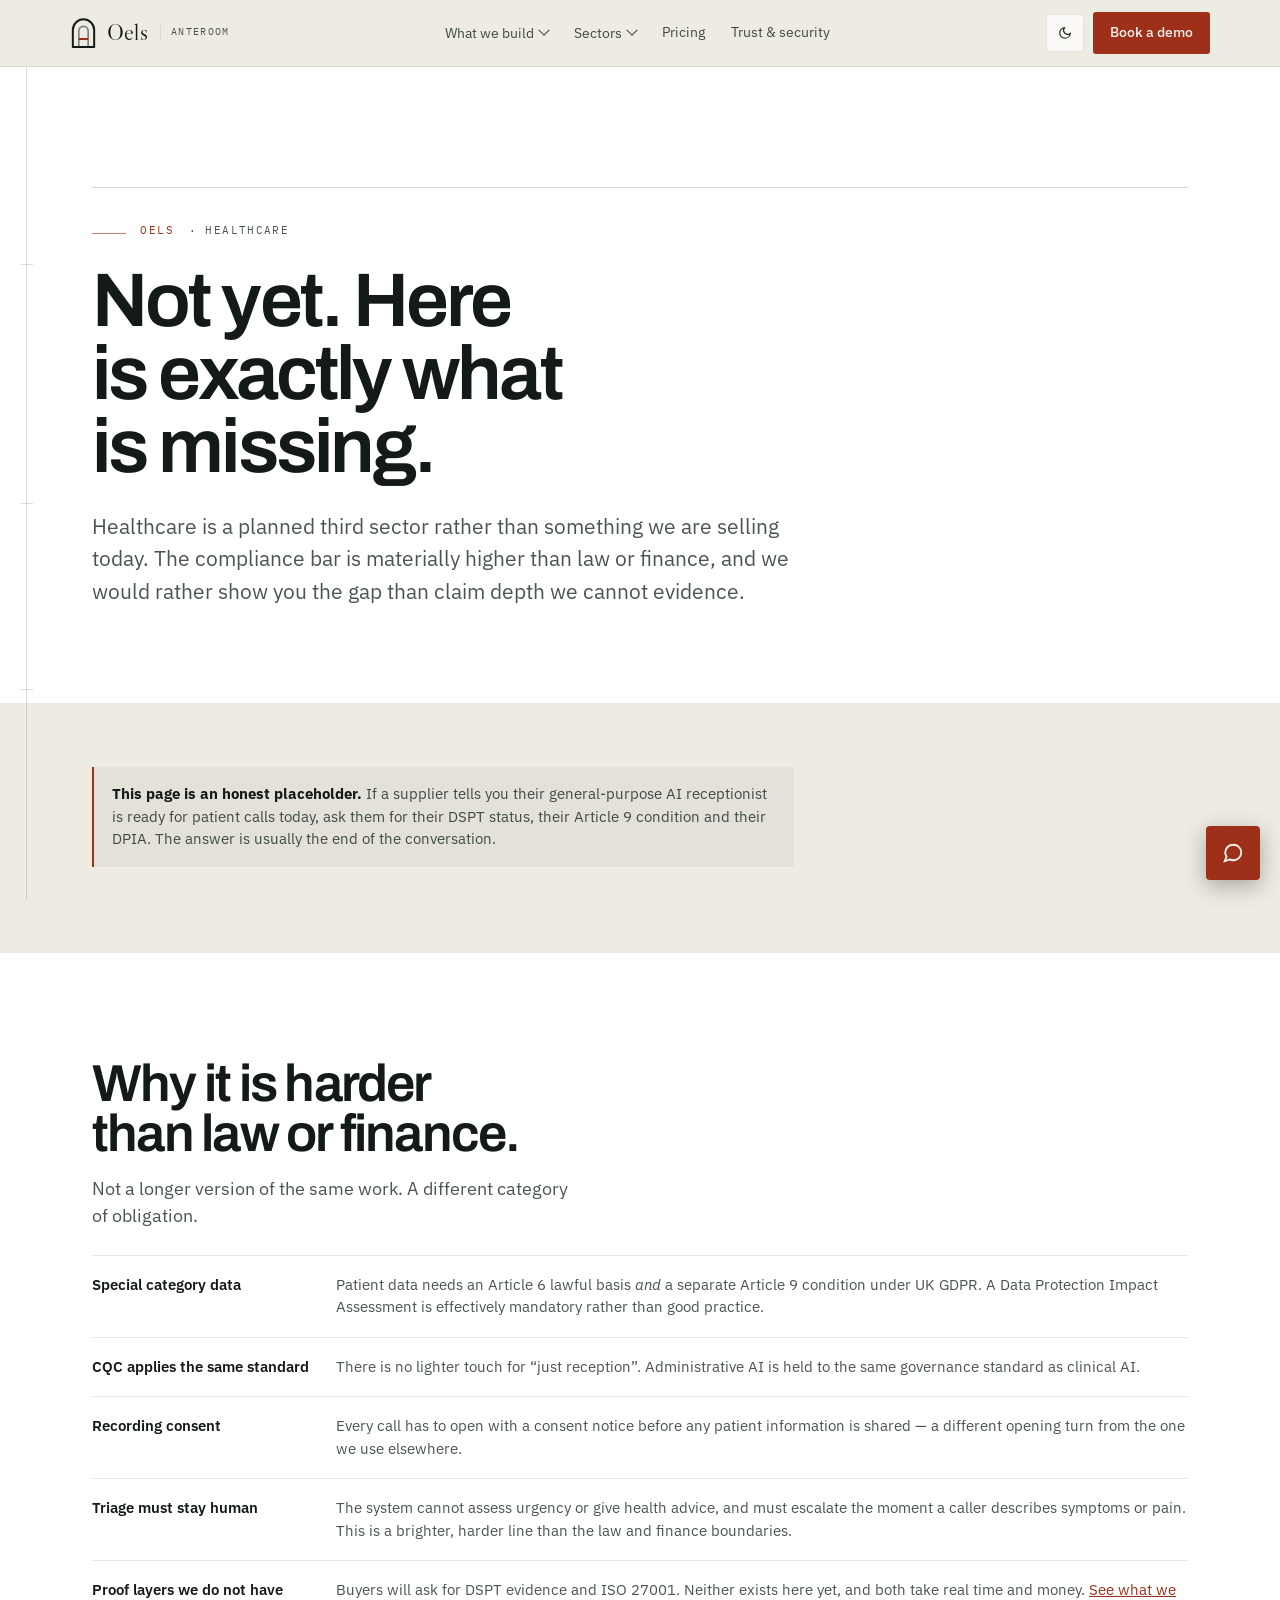
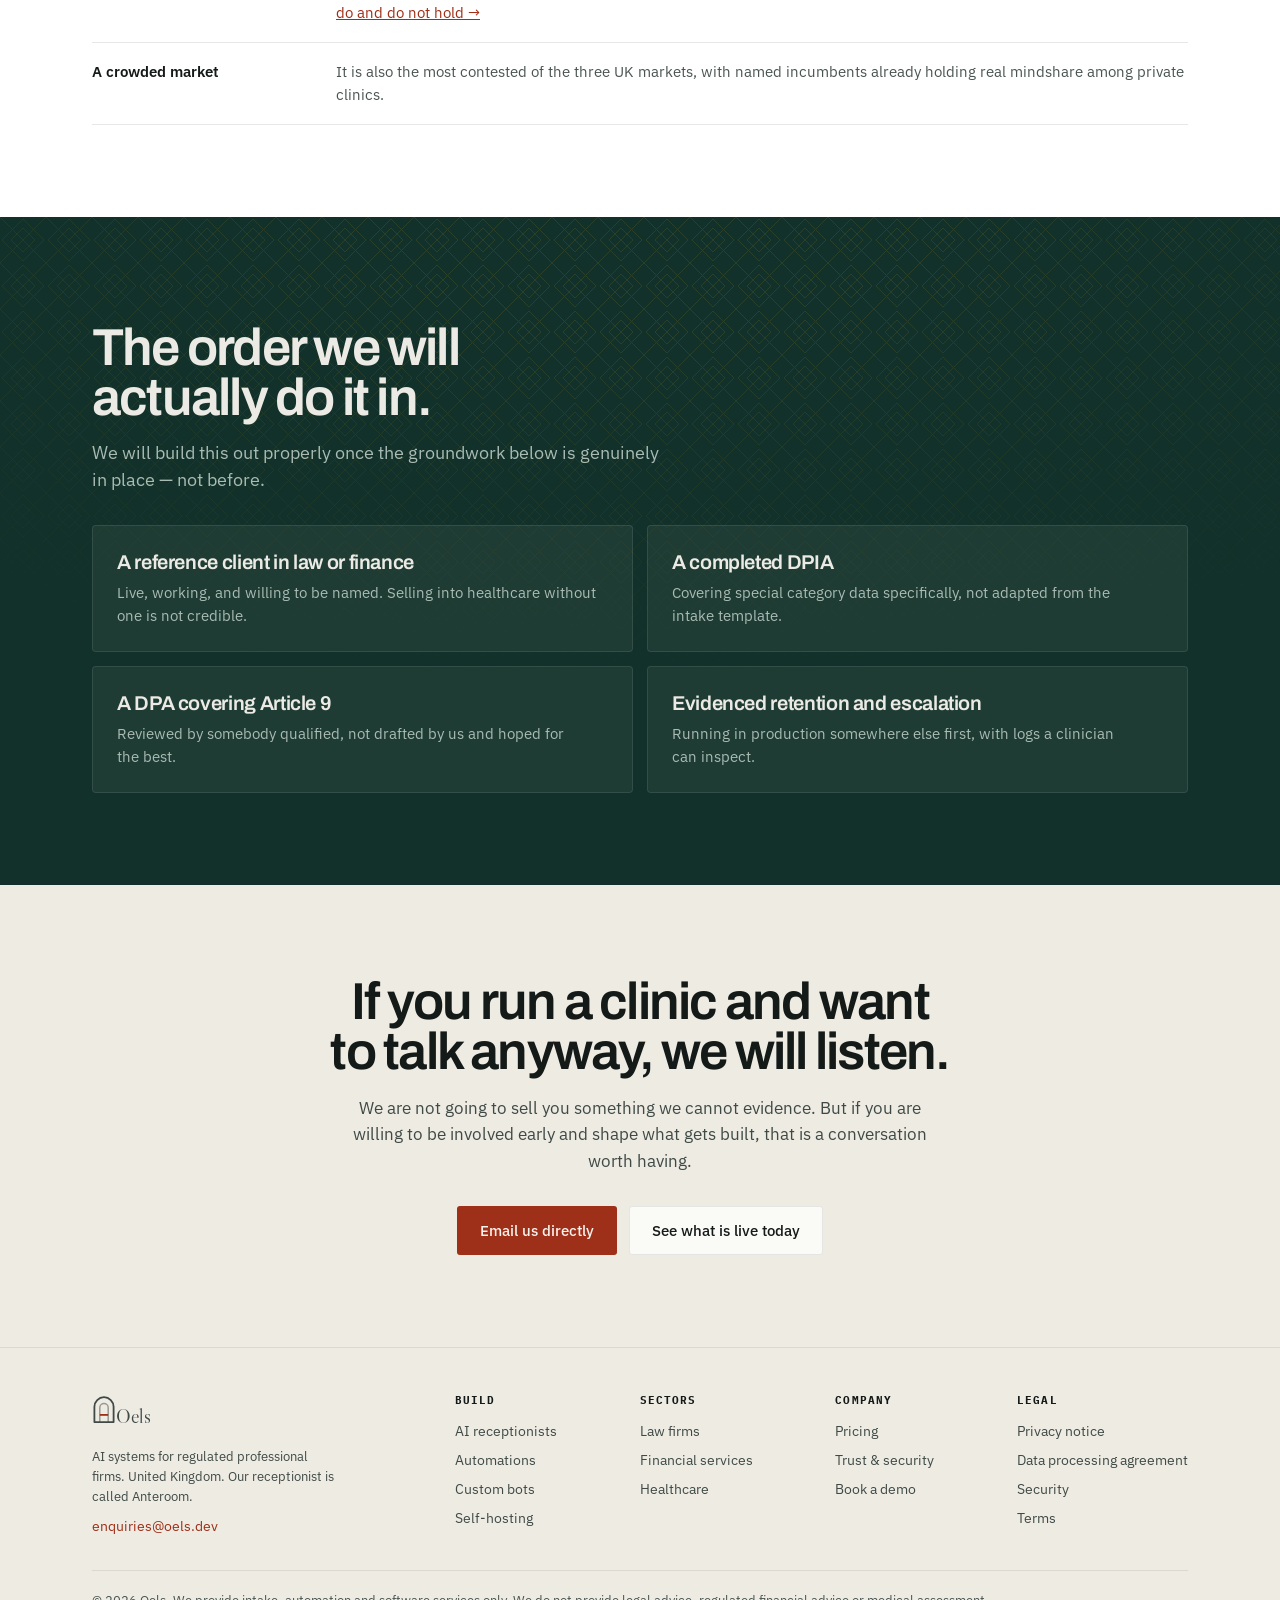
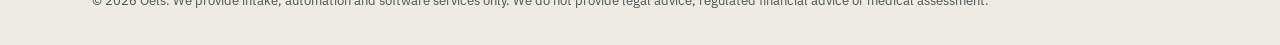
<file: for-healthcare.html>
<!DOCTYPE html>
<html lang="en-GB" data-theme="dark">
<head>
<meta charset="utf-8">
<meta name="viewport" content="width=device-width, initial-scale=1">
<title>Healthcare | Oels</title>
<meta name="description" content="Healthcare is a planned third sector, not a launch offer. Here is exactly what has to be in place first, and why we are not selling it yet.">
<link rel="preconnect" href="https://fonts.googleapis.com">
<link rel="preconnect" href="https://fonts.gstatic.com" crossorigin>
<link href="https://fonts.googleapis.com/css2?family=Archivo:wght@500;600;700&family=Libre+Caslon+Display&family=IBM+Plex+Sans:wght@400;500;600&family=IBM+Plex+Mono:wght@400;500&display=swap" rel="stylesheet">
<link rel="stylesheet" href="assets/oels.css">
</head>
<body>
<a class="skip" href="#main">Skip to content</a>

<svg width="0" height="0" style="position:absolute" aria-hidden="true"><defs>
<pattern id="mashp" width="44" height="44" patternUnits="userSpaceOnUse">
<g stroke="var(--accent)" stroke-width="1" fill="none">
<path d="M22 2 L42 22 L22 42 L2 22 Z"/><path d="M22 10 L34 22 L22 34 L10 22 Z"/><path d="M0 0 L44 44 M44 0 L0 44"/>
</g></pattern></defs></svg>

<div class="hdr-wrap">
  <div class="wrap hdr">
    <a href="index.html" class="brand" aria-label="Oels home">
      <svg width="27" height="30" viewBox="0 0 32 36" fill="none" aria-hidden="true"><path d="M3.2 34.8V14.4a12.8 12.8 0 0 1 25.6 0v20.4z" stroke="currentColor" stroke-width="2.4" stroke-linejoin="round"/><path d="M10.4 34.8V15.6a5.6 5.6 0 0 1 11.2 0v19.2" stroke="currentColor" stroke-width="2" opacity=".5"/><path d="M10.4 25.2h11.2" stroke="var(--accent)" stroke-width="2.4"/></svg>
      <span class="brand-nm">Oels</span><span class="brand-sub">Anteroom</span>
    </a>
    <nav class="nav" id="nav" data-open="false" aria-label="Main">
      <div class="nav-grp">
        <button class="nav-btn" type="button" aria-expanded="false" aria-controls="pan-b">What we build <i class="nav-car"></i></button>
        <div class="nav-pan" id="pan-b">
          <a class="nav-item" href="ai-receptionists.html"><strong>AI receptionists</strong><span>Anteroom &mdash; voice and web chat</span></a>
          <a class="nav-item" href="automations.html"><strong>Automations</strong><span>The work between your systems</span></a>
          <a class="nav-item" href="custom-bots.html"><strong>Custom and ML bots</strong><span>Trained on your own documents</span></a>
          <a class="nav-item" href="self-hosted.html"><strong>Self-hosted deployment</strong><span>Inside your own network</span></a>
        </div>
      </div>
      <div class="nav-grp">
        <button class="nav-btn" type="button" aria-expanded="false" aria-controls="pan-s">Sectors <i class="nav-car"></i></button>
        <div class="nav-pan" id="pan-s">
          <a class="nav-item" href="for-law-firms.html"><strong>Law firms</strong><span>Intake and triage, never advice</span></a>
          <a class="nav-item" href="for-financial-services.html"><strong>Financial services</strong><span>Guidance side of the advice boundary</span></a>
          <a class="nav-item" href="for-healthcare.html"><strong>Healthcare</strong><span>Planned &mdash; not a launch claim</span></a>
        </div>
      </div>
      <a class="nav-lnk" href="pricing.html">Pricing</a>
      <a class="nav-lnk" href="trust.html">Trust &amp; security</a>
    </nav>
    <div class="hact">
      <button class="tbtn" type="button" data-theme-toggle aria-label="Switch between light and dark theme">
        <svg width="14" height="14" viewBox="0 0 24 24" fill="none" stroke="currentColor" stroke-width="2" aria-hidden="true"><path d="M21 12.8A9 9 0 1 1 11.2 3a7 7 0 0 0 9.8 9.8z"/></svg>
      </button>
      <a href="index.html#booking" class="btn btn-p btn-sm hdr-cta">Book a demo</a>
      <button class="tbtn burger" type="button" id="burger" aria-expanded="false" aria-controls="nav" aria-label="Open menu">
        <svg width="16" height="16" viewBox="0 0 24 24" fill="none" stroke="currentColor" stroke-width="2" aria-hidden="true"><path d="M3 6h18M3 12h18M3 18h18"/></svg>
      </button>
    </div>
  </div>
</div>

<nav class="margin" id="margin" aria-label="Chapters on this page">
  <span class="margin-rule" aria-hidden="true"></span>
  <span class="margin-prog" aria-hidden="true"></span>
  <span class="margin-break" aria-hidden="true"><i></i><b>intake halted</b></span>
  <div class="margin-marks" id="marginMarks"></div>
</nav>

<main id="main">
<section class="titlepage on-stone">
  <div class="wrap">
    <div class="rulehead"></div>
    <p class="folio"><a href="index.html">Oels</a> <em>· Healthcare</em></p>
    <h1>Not yet. Here is exactly what is missing.</h1>
    <p class="standfirst">Healthcare is a planned third sector rather than something we are selling today. The compliance bar is materially higher than law or finance, and we would rather show you the gap than claim depth we cannot evidence.</p>
  </div>
</section>

<section class="sec-s on-ink">
  <div class="wrap">
    <div class="note note-warn" style="max-width:78ch;margin-top:0">
      <strong>This page is an honest placeholder.</strong> If a supplier tells you their general-purpose AI receptionist is ready for patient calls today, ask them for their DSPT status, their Article 9 condition and their DPIA. The answer is usually the end of the conversation.
    </div>
  </div>
</section>

<section class="sec on-stone">
  <div class="wrap">
    <div class="sec-head rv">
            <h2>Why it is harder than law or finance.</h2>
      <p>Not a longer version of the same work. A different category of obligation.</p>
    </div>
    <dl class="speclist">
      <div class="spec"><dt>Special category data</dt><dd>Patient data needs an Article 6 lawful basis <em>and</em> a separate Article 9 condition under UK GDPR. A Data Protection Impact Assessment is effectively mandatory rather than good practice.</dd></div>
      <div class="spec"><dt>CQC applies the same standard</dt><dd>There is no lighter touch for &ldquo;just reception&rdquo;. Administrative AI is held to the same governance standard as clinical AI.</dd></div>
      <div class="spec"><dt>Recording consent</dt><dd>Every call has to open with a consent notice before any patient information is shared &mdash; a different opening turn from the one we use elsewhere.</dd></div>
      <div class="spec"><dt>Triage must stay human</dt><dd>The system cannot assess urgency or give health advice, and must escalate the moment a caller describes symptoms or pain. This is a brighter, harder line than the law and finance boundaries.</dd></div>
      <div class="spec"><dt>Proof layers we do not have</dt><dd>Buyers will ask for DSPT evidence and ISO 27001. Neither exists here yet, and both take real time and money. <a href="trust.html" style="color:var(--accent-text)">See what we do and do not hold →</a></dd></div>
      <div class="spec"><dt>A crowded market</dt><dd>It is also the most contested of the three UK markets, with named incumbents already holding real mindshare among private clinics.</dd></div>
    </dl>
  </div>
</section>

<section class="sec on-deep">
  <div class="wrap">
    <div class="sec-head rv">
            <h2>The order we will actually do it in.</h2>
      <p>We will build this out properly once the groundwork below is genuinely in place &mdash; not before.</p>
    </div>
    <div class="cards2">
      <div class="card rv"><h3>A reference client in law or finance</h3><p>Live, working, and willing to be named. Selling into healthcare without one is not credible.</p></div>
      <div class="card rv"><h3>A completed DPIA</h3><p>Covering special category data specifically, not adapted from the intake template.</p></div>
      <div class="card rv"><h3>A DPA covering Article 9</h3><p>Reviewed by somebody qualified, not drafted by us and hoped for the best.</p></div>
      <div class="card rv"><h3>Evidenced retention and escalation</h3><p>Running in production somewhere else first, with logs a clinician can inspect.</p></div>
    </div>
  </div>
</section>

<section class="sec on-ink">
  <div class="wrap center">
    <h2 style="max-width:22ch;margin:0 auto">If you run a clinic and want to talk anyway, we will listen.</h2>
    <p class="dim" style="max-width:58ch;margin:18px auto 0;font-size:17px">We are not going to sell you something we cannot evidence. But if you are willing to be involved early and shape what gets built, that is a conversation worth having.</p>
    <div class="hcta">
      <a href="mailto:enquiries@oels.dev" class="btn btn-p">Email us directly</a>
      <a href="for-law-firms.html" class="btn btn-s">See what is live today</a>
    </div>
  </div>
</section>
</main>

<footer class="ft">
  <div class="wrap">
    <div class="fg">
      <div style="max-width:280px">
        <a href="index.html" class="brand" style="margin-bottom:11px">
          <svg width="24" height="27" viewBox="0 0 32 36" fill="none" aria-hidden="true"><path d="M3.2 34.8V14.4a12.8 12.8 0 0 1 25.6 0v20.4z" stroke="currentColor" stroke-width="2.4" stroke-linejoin="round"/><path d="M10.4 34.8V15.6a5.6 5.6 0 0 1 11.2 0v19.2" stroke="currentColor" stroke-width="2" opacity=".5"/><path d="M10.4 25.2h11.2" stroke="var(--accent)" stroke-width="2.4"/></svg><span class="brand-nm" style="font-size:20px">Oels</span>
        </a>
        <p class="dim" style="font-size:13px">AI systems for regulated professional firms. United Kingdom. Our receptionist is called Anteroom.</p>
        <p style="margin-top:8px"><a href="mailto:enquiries@oels.dev" style="color:var(--accent-text);padding:0">enquiries@oels.dev</a></p>
      </div>
      <div class="fc"><strong>Build</strong>
        <a href="ai-receptionists.html">AI receptionists</a><a href="automations.html">Automations</a><a href="custom-bots.html">Custom bots</a><a href="self-hosted.html">Self-hosting</a></div>
      <div class="fc"><strong>Sectors</strong>
        <a href="for-law-firms.html">Law firms</a><a href="for-financial-services.html">Financial services</a><a href="for-healthcare.html">Healthcare</a></div>
      <div class="fc"><strong>Company</strong>
        <a href="pricing.html">Pricing</a><a href="trust.html">Trust &amp; security</a><a href="index.html#booking">Book a demo</a></div>
      <div class="fc"><strong>Legal</strong>
        <a href="privacy.html">Privacy notice</a><a href="dpa.html">Data processing agreement</a><a href="trust.html">Security</a><a href="terms.html">Terms</a></div>
    </div>
    <p class="flegal">&copy; 2026 Oels. We provide intake, automation and software services only. We do not provide legal advice, regulated financial advice or medical assessment.</p>
  </div>
</footer>

<button class="chatbtn" type="button" id="chatBtn" aria-expanded="false" aria-label="Open chat">
  <svg width="22" height="22" viewBox="0 0 24 24" fill="none" stroke="var(--on-accent)" stroke-width="2" stroke-linecap="round" aria-hidden="true"><path d="M21 11.5a8.4 8.4 0 0 1-9 8.4 8.5 8.5 0 0 1-3.8-.9L3 21l1.9-5.2A8.4 8.4 0 0 1 12 3a8.4 8.4 0 0 1 9 8.5z"/></svg>
</button>
<div class="chatwin" id="chatWin" role="dialog" aria-label="Anteroom chat">
  <div class="chh"><span class="dot pulse"></span><div><strong>Anteroom</strong><small>Automated assistant</small></div></div>
  <div class="chb" id="chatBody"></div>
  <div class="chopts" id="chatOpts"></div>
  <p class="chn">A demonstration of how Anteroom greets and routes an enquiry.</p>
</div>


<script src="assets/config.js"></script>
<script src="assets/oels.js"></script>
</body>
</html>
</file>
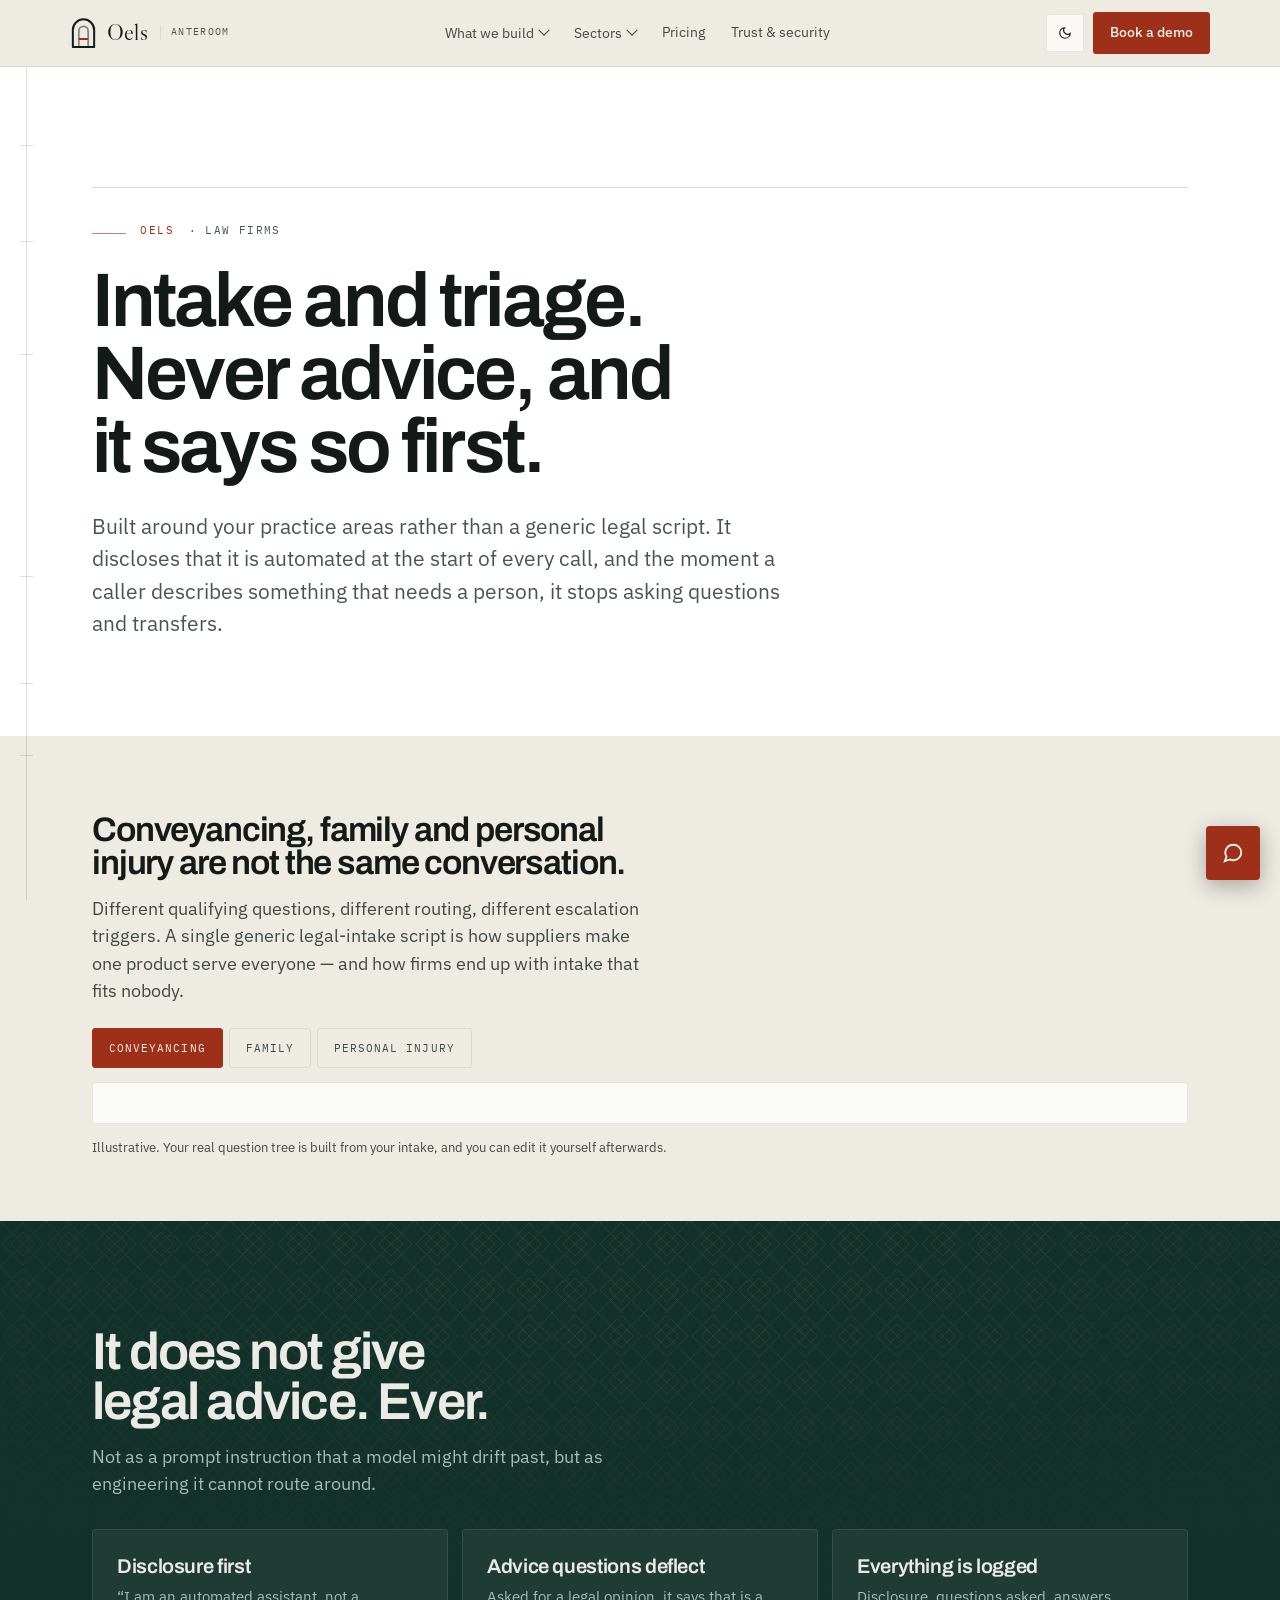
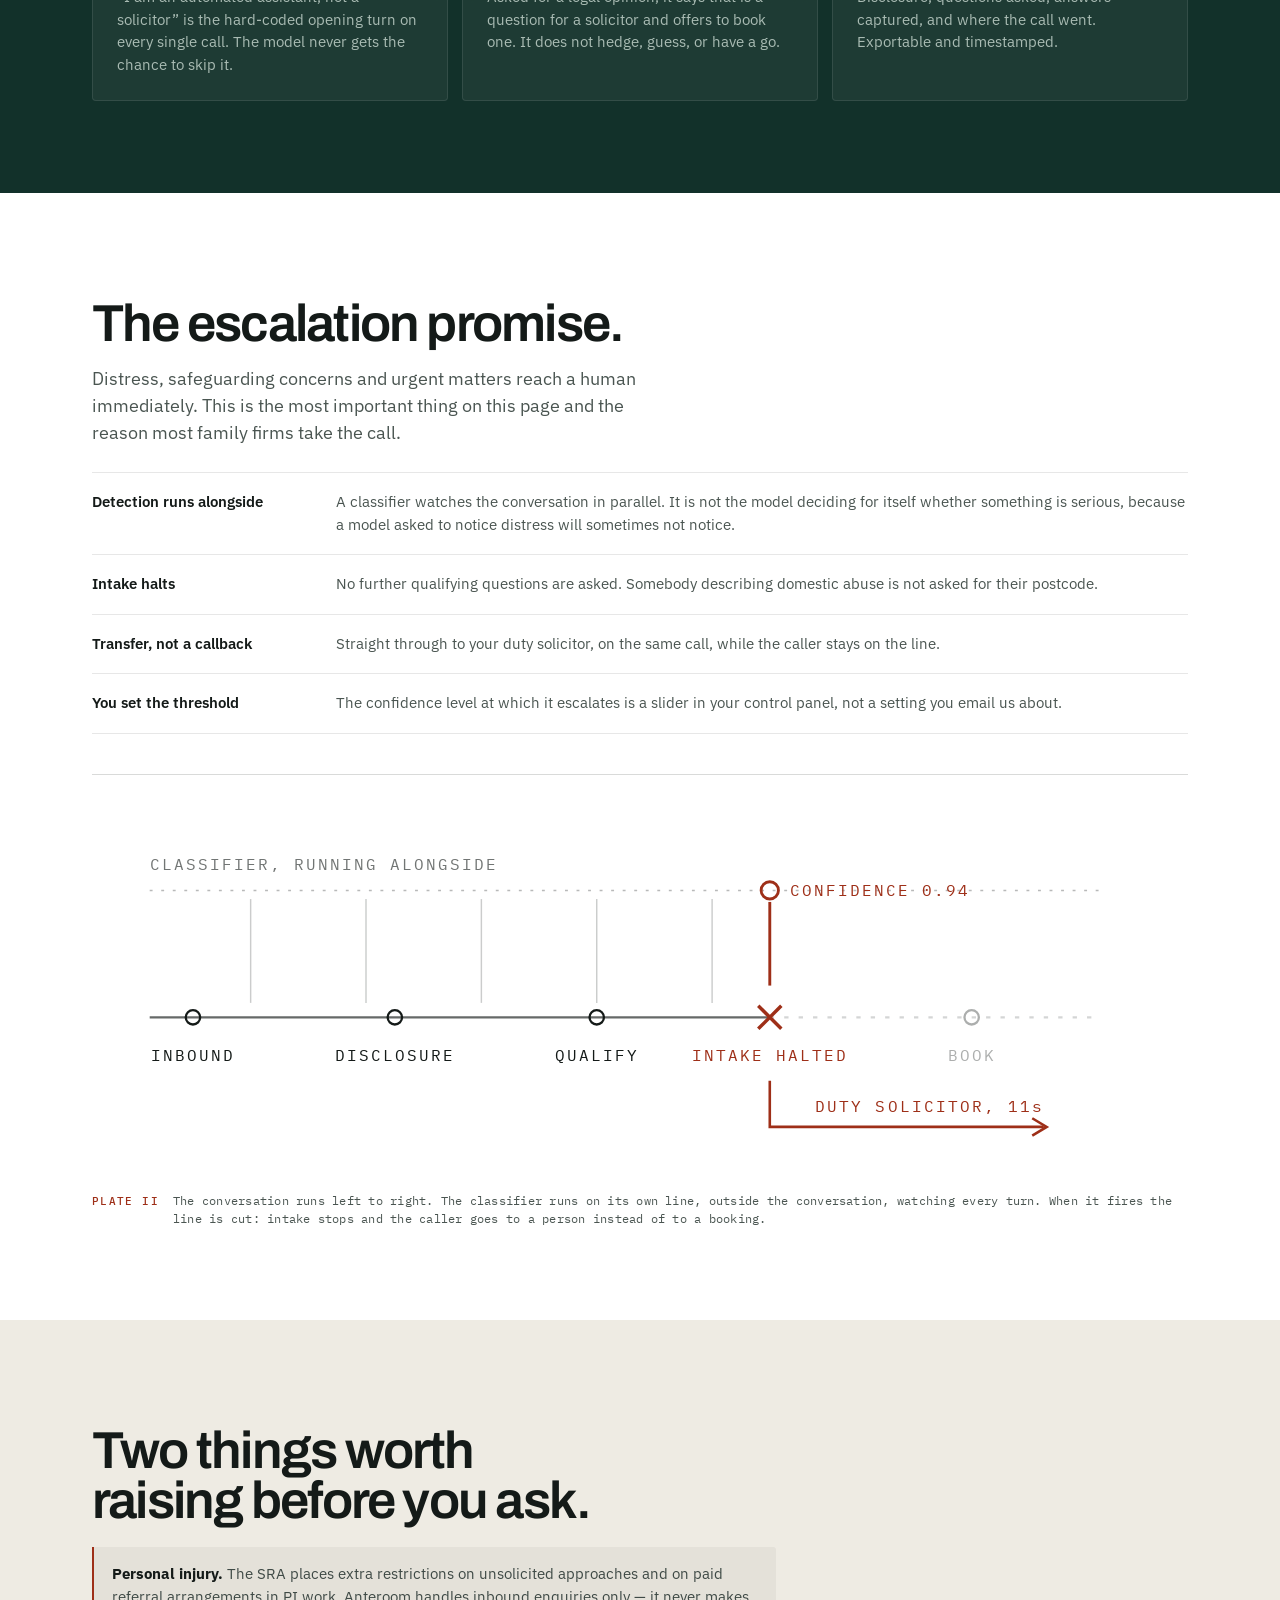
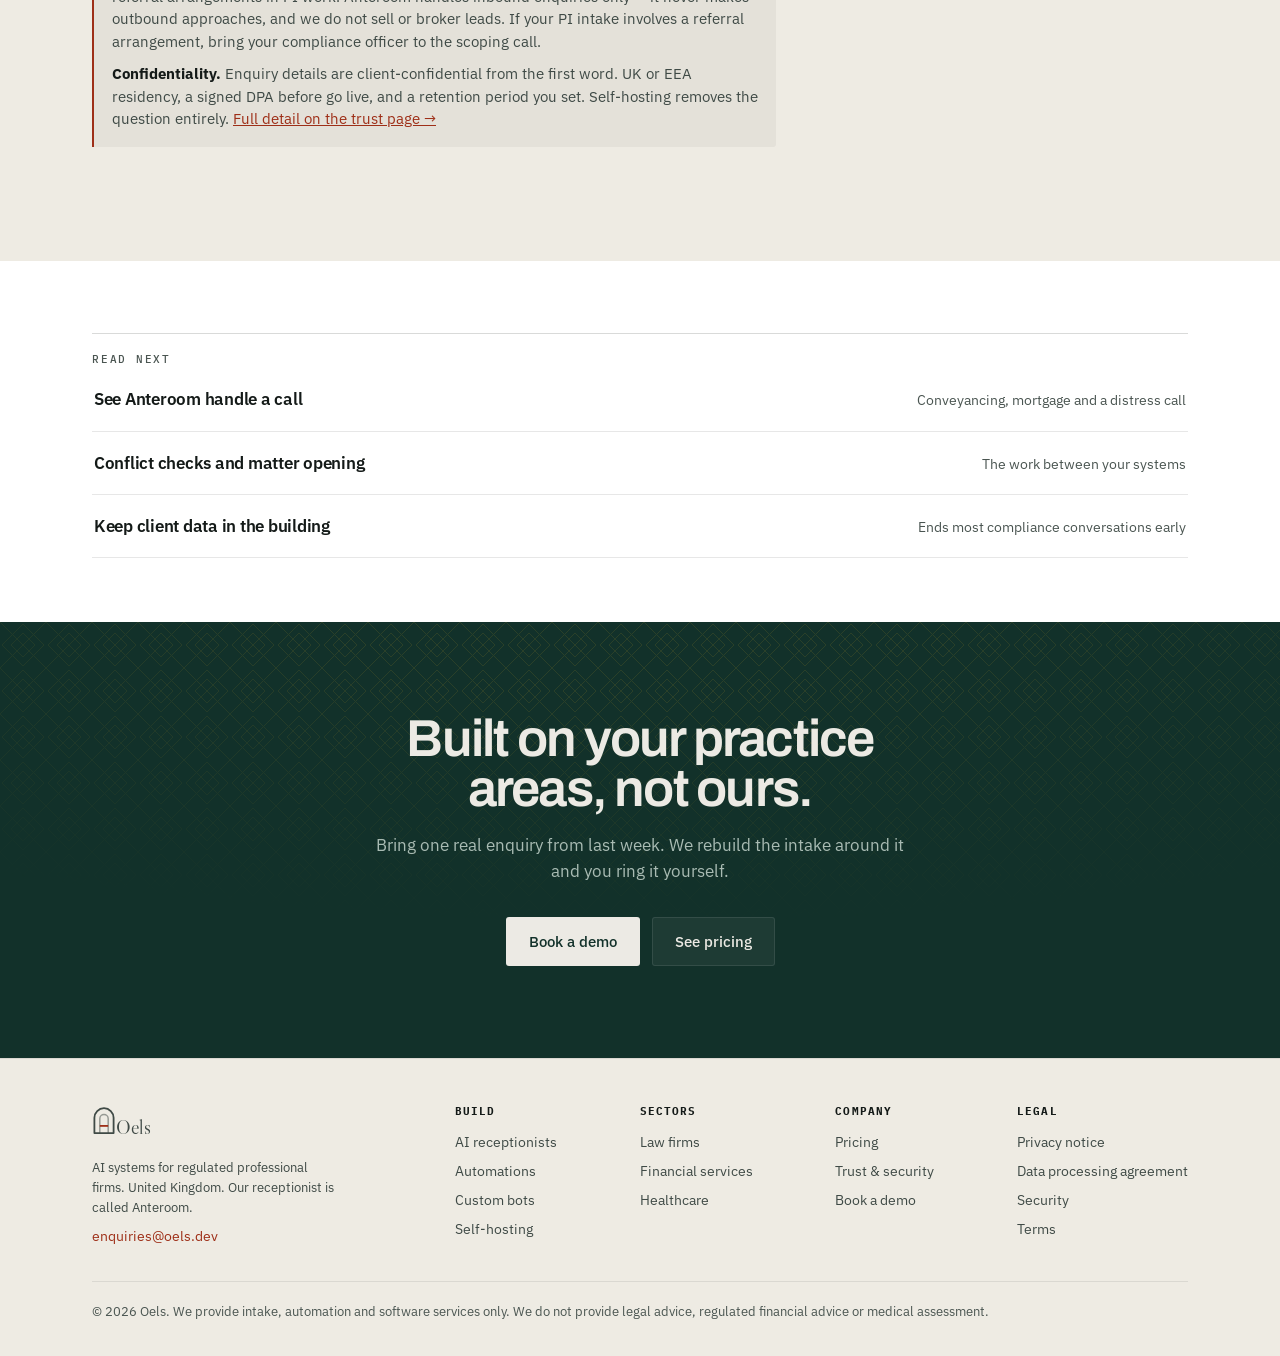
<file: for-law-firms.html>
<!DOCTYPE html>
<html lang="en-GB" data-theme="dark">
<head>
<meta charset="utf-8">
<meta name="viewport" content="width=device-width, initial-scale=1">
<title>AI reception for law firms | Oels</title>
<meta name="description" content="Anteroom answers your firm's enquiries, qualifies them by practice area, and escalates safeguarding immediately. Intake and triage only, never legal advice.">
<link rel="preconnect" href="https://fonts.googleapis.com">
<link rel="preconnect" href="https://fonts.gstatic.com" crossorigin>
<link href="https://fonts.googleapis.com/css2?family=Archivo:wght@500;600;700&family=Libre+Caslon+Display&family=IBM+Plex+Sans:wght@400;500;600&family=IBM+Plex+Mono:wght@400;500&display=swap" rel="stylesheet">
<link rel="stylesheet" href="assets/oels.css">
</head>
<body>
<a class="skip" href="#main">Skip to content</a>

<svg width="0" height="0" style="position:absolute" aria-hidden="true"><defs>
<pattern id="mashp" width="44" height="44" patternUnits="userSpaceOnUse">
<g stroke="var(--accent)" stroke-width="1" fill="none">
<path d="M22 2 L42 22 L22 42 L2 22 Z"/><path d="M22 10 L34 22 L22 34 L10 22 Z"/><path d="M0 0 L44 44 M44 0 L0 44"/>
</g></pattern></defs></svg>

<div class="hdr-wrap">
  <div class="wrap hdr">
    <a href="index.html" class="brand" aria-label="Oels home">
      <svg width="27" height="30" viewBox="0 0 32 36" fill="none" aria-hidden="true"><path d="M3.2 34.8V14.4a12.8 12.8 0 0 1 25.6 0v20.4z" stroke="currentColor" stroke-width="2.4" stroke-linejoin="round"/><path d="M10.4 34.8V15.6a5.6 5.6 0 0 1 11.2 0v19.2" stroke="currentColor" stroke-width="2" opacity=".5"/><path d="M10.4 25.2h11.2" stroke="var(--accent)" stroke-width="2.4"/></svg>
      <span class="brand-nm">Oels</span><span class="brand-sub">Anteroom</span>
    </a>
    <nav class="nav" id="nav" data-open="false" aria-label="Main">
      <div class="nav-grp">
        <button class="nav-btn" type="button" aria-expanded="false" aria-controls="pan-b">What we build <i class="nav-car"></i></button>
        <div class="nav-pan" id="pan-b">
          <a class="nav-item" href="ai-receptionists.html"><strong>AI receptionists</strong><span>Anteroom &mdash; voice and web chat</span></a>
          <a class="nav-item" href="automations.html"><strong>Automations</strong><span>The work between your systems</span></a>
          <a class="nav-item" href="custom-bots.html"><strong>Custom and ML bots</strong><span>Trained on your own documents</span></a>
          <a class="nav-item" href="self-hosted.html"><strong>Self-hosted deployment</strong><span>Inside your own network</span></a>
        </div>
      </div>
      <div class="nav-grp">
        <button class="nav-btn" type="button" aria-expanded="false" aria-controls="pan-s">Sectors <i class="nav-car"></i></button>
        <div class="nav-pan" id="pan-s">
          <a class="nav-item" href="for-law-firms.html"><strong>Law firms</strong><span>Intake and triage, never advice</span></a>
          <a class="nav-item" href="for-financial-services.html"><strong>Financial services</strong><span>Guidance side of the advice boundary</span></a>
          <a class="nav-item" href="for-healthcare.html"><strong>Healthcare</strong><span>Planned &mdash; not a launch claim</span></a>
        </div>
      </div>
      <a class="nav-lnk" href="pricing.html">Pricing</a>
      <a class="nav-lnk" href="trust.html">Trust &amp; security</a>
    </nav>
    <div class="hact">
      <button class="tbtn" type="button" data-theme-toggle aria-label="Switch between light and dark theme">
        <svg width="14" height="14" viewBox="0 0 24 24" fill="none" stroke="currentColor" stroke-width="2" aria-hidden="true"><path d="M21 12.8A9 9 0 1 1 11.2 3a7 7 0 0 0 9.8 9.8z"/></svg>
      </button>
      <a href="index.html#booking" class="btn btn-p btn-sm hdr-cta">Book a demo</a>
      <button class="tbtn burger" type="button" id="burger" aria-expanded="false" aria-controls="nav" aria-label="Open menu">
        <svg width="16" height="16" viewBox="0 0 24 24" fill="none" stroke="currentColor" stroke-width="2" aria-hidden="true"><path d="M3 6h18M3 12h18M3 18h18"/></svg>
      </button>
    </div>
  </div>
</div>

<nav class="margin" id="margin" aria-label="Chapters on this page">
  <span class="margin-rule" aria-hidden="true"></span>
  <span class="margin-prog" aria-hidden="true"></span>
  <span class="margin-break" aria-hidden="true"><i></i><b>intake halted</b></span>
  <div class="margin-marks" id="marginMarks"></div>
</nav>

<main id="main">
<section class="titlepage on-stone">
  <div class="wrap">
    <div class="rulehead"></div>
    <p class="folio"><a href="index.html">Oels</a> <em>· Law firms</em></p>
    <h1>Intake and triage. Never advice, and it says so first.</h1>
    <p class="standfirst">Built around your practice areas rather than a generic legal script. It discloses that it is automated at the start of every call, and the moment a caller describes something that needs a person, it stops asking questions and transfers.</p>
  </div>
</section>

<section class="sec-s on-ink">
  <div class="wrap">
    <div class="sec-head rv" style="margin-bottom:24px">
            <h2 style="font-size:clamp(24px,3vw,34px)">Conveyancing, family and personal injury are not the same conversation.</h2>
      <p>Different qualifying questions, different routing, different escalation triggers. A single generic legal-intake script is how suppliers make one product serve everyone &mdash; and how firms end up with intake that fits nobody.</p>
    </div>
    <div class="segs" role="tablist" aria-label="Choose a practice area"><button class="seg" type="button" role="tab" aria-selected="true" data-cfg="conv">Conveyancing</button><button class="seg" type="button" role="tab" aria-selected="false" data-cfg="fam">Family</button><button class="seg" type="button" role="tab" aria-selected="false" data-cfg="pi">Personal injury</button></div>
    <div class="xtract" style="margin-top:14px">
      <div id="cfgOut"></div>
    </div>
    <p class="dim" style="font-size:12.5px;margin-top:14px">Illustrative. Your real question tree is built from your intake, and you can edit it yourself afterwards.</p>
  </div>
</section>

<section class="sec on-deep">
  <div class="wrap">
    <div class="sec-head rv">
            <h2>It does not give legal advice. Ever.</h2>
      <p>Not as a prompt instruction that a model might drift past, but as engineering it cannot route around.</p>
    </div>
    <div class="cards3">
      <div class="card rv"><h3>Disclosure first</h3><p>&ldquo;I am an automated assistant, not a solicitor&rdquo; is the hard-coded opening turn on every single call. The model never gets the chance to skip it.</p></div>
      <div class="card rv"><h3>Advice questions deflect</h3><p>Asked for a legal opinion, it says that is a question for a solicitor and offers to book one. It does not hedge, guess, or have a go.</p></div>
      <div class="card rv"><h3>Everything is logged</h3><p>Disclosure, questions asked, answers captured, and where the call went. Exportable and timestamped.</p></div>
    </div>
  </div>
</section>

<section class="sec on-stone">
  <div class="wrap">
    <div class="sec-head rv">
            <h2>The escalation promise.</h2>
      <p>Distress, safeguarding concerns and urgent matters reach a human immediately. This is the most important thing on this page and the reason most family firms take the call.</p>
    </div>
    <dl class="speclist">
      <div class="spec"><dt>Detection runs alongside</dt><dd>A classifier watches the conversation in parallel. It is not the model deciding for itself whether something is serious, because a model asked to notice distress will sometimes not notice.</dd></div>
      <div class="spec"><dt>Intake halts</dt><dd>No further qualifying questions are asked. Somebody describing domestic abuse is not asked for their postcode.</dd></div>
      <div class="spec"><dt>Transfer, not a callback</dt><dd>Straight through to your duty solicitor, on the same call, while the caller stays on the line.</dd></div>
      <div class="spec"><dt>You set the threshold</dt><dd>The confidence level at which it escalates is a slider in your control panel, not a setting you email us about.</dd></div>
    </dl>
    <figure class="plate">
      <svg xmlns="http://www.w3.org/2000/svg" viewBox="0 0 760 260" fill="none" role="img" aria-labelledby="esT esD"><title id="esT">Where a call stops</title><desc id="esD">A call runs left to right through inbound, disclosure and qualification before booking. A classifier runs on a separate line above it, watching every turn. When it fires, the conversation line is cut and the call is transferred to a person instead of continuing to booking.</desc><path d="M40 150 H470" stroke="currentColor" stroke-width="1.6" opacity=".65"/><path d="M470 150 H700" stroke="currentColor" stroke-width="1.6" opacity=".18" stroke-dasharray="3 7"/><g><circle cx="70" cy="150" r="5" stroke="currentColor" stroke-width="1.6" fill="var(--sc-node-fill,transparent)"/><text x="70" y="180" text-anchor="middle" font-family="IBM Plex Mono, monospace" font-size="11" letter-spacing="1.4" fill="currentColor">INBOUND</text></g><g><circle cx="210" cy="150" r="5" stroke="currentColor" stroke-width="1.6" fill="var(--sc-node-fill,transparent)"/><text x="210" y="180" text-anchor="middle" font-family="IBM Plex Mono, monospace" font-size="11" letter-spacing="1.4" fill="currentColor">DISCLOSURE</text></g><g><circle cx="350" cy="150" r="5" stroke="currentColor" stroke-width="1.6" fill="var(--sc-node-fill,transparent)"/><text x="350" y="180" text-anchor="middle" font-family="IBM Plex Mono, monospace" font-size="11" letter-spacing="1.4" fill="currentColor">QUALIFY</text></g><g opacity=".35"><circle cx="610" cy="150" r="5" stroke="currentColor" stroke-width="1.6" fill="var(--sc-node-fill,transparent)"/><text x="610" y="180" text-anchor="middle" font-family="IBM Plex Mono, monospace" font-size="11" letter-spacing="1.4" fill="currentColor">BOOK</text></g><path d="M40 62 H700" stroke="currentColor" stroke-width="1" opacity=".3" stroke-dasharray="2 6"/><text x="40" y="48" font-family="IBM Plex Mono, monospace" font-size="11" letter-spacing="1.4" fill="currentColor" opacity=".6">CLASSIFIER, RUNNING ALONGSIDE</text><path d="M110 68 V140" stroke="currentColor" stroke-width="1" opacity=".22"/><path d="M190 68 V140" stroke="currentColor" stroke-width="1" opacity=".22"/><path d="M270 68 V140" stroke="currentColor" stroke-width="1" opacity=".22"/><path d="M350 68 V140" stroke="currentColor" stroke-width="1" opacity=".22"/><path d="M430 68 V140" stroke="currentColor" stroke-width="1" opacity=".22"/><circle cx="470" cy="62" r="6" stroke="var(--accent)" stroke-width="2"/><path d="M470 70 V128" stroke="var(--accent)" stroke-width="2"/><text x="484" y="66" font-family="IBM Plex Mono, monospace" font-size="11" letter-spacing="1.4" fill="var(--accent)">CONFIDENCE 0.94</text><path d="M462 158 l16 -16 M462 142 l16 16" stroke="var(--accent)" stroke-width="2.4"/><text x="470" y="180" text-anchor="middle" font-family="IBM Plex Mono, monospace" font-size="11" letter-spacing="1.4" fill="var(--accent)">INTAKE HALTED</text><path d="M470 194 V226 H660" stroke="var(--accent)" stroke-width="1.8"/><path d="M652 220 l10 6 l-10 6" stroke="var(--accent)" stroke-width="1.8"/><text x="660" y="216" text-anchor="end" font-family="IBM Plex Mono, monospace" font-size="11" letter-spacing="1.4" fill="var(--accent)">DUTY SOLICITOR, 11s</text></svg>
      <figcaption><b>Plate II</b><span>The conversation runs left to right. The classifier runs on its own line, outside the conversation, watching every turn. When it fires the line is cut: intake stops and the caller goes to a person instead of to a booking.</span></figcaption>
    </figure>

  </div>
</section>

<section class="sec on-ink">
  <div class="wrap">
    <div class="sec-head rv">
            <h2>Two things worth raising before you ask.</h2>
    </div>
    <div class="note note-warn" style="max-width:76ch">
      <p style="margin-bottom:10px"><strong>Personal injury.</strong> The SRA places extra restrictions on unsolicited approaches and on paid referral arrangements in PI work. Anteroom handles inbound enquiries only &mdash; it never makes outbound approaches, and we do not sell or broker leads. If your PI intake involves a referral arrangement, bring your compliance officer to the scoping call.</p>
      <p style="margin-bottom:0"><strong>Confidentiality.</strong> Enquiry details are client-confidential from the first word. UK or EEA residency, a signed DPA before go live, and a retention period you set. Self-hosting removes the question entirely. <a href="trust.html" style="color:var(--accent-text)">Full detail on the trust page →</a></p>
    </div>
  </div>
</section>
<section class="sec-s on-stone">
  <div class="wrap">
    <div class="readnext">
      <h2>Read next</h2>
      <ul>
        <li><a href="ai-receptionists.html"><strong>See Anteroom handle a call</strong><span>Conveyancing, mortgage and a distress call</span></a></li>
        <li><a href="automations.html"><strong>Conflict checks and matter opening</strong><span>The work between your systems</span></a></li>
        <li><a href="self-hosted.html"><strong>Keep client data in the building</strong><span>Ends most compliance conversations early</span></a></li>
      </ul>
    </div>
  </div>
</section>

<section class="sec on-deep">
  <div class="wrap center">
    <h2 style="max-width:20ch;margin:0 auto">Built on your practice areas, not ours.</h2>
    <p class="dim" style="max-width:56ch;margin:18px auto 0;font-size:17px">Bring one real enquiry from last week. We rebuild the intake around it and you ring it yourself.</p>
    <div class="hcta">
      <a href="index.html#booking" class="btn btn-p">Book a demo</a>
      <a href="pricing.html" class="btn btn-s">See pricing</a>
    </div>
  </div>
</section>
</main>

<footer class="ft">
  <div class="wrap">
    <div class="fg">
      <div style="max-width:280px">
        <a href="index.html" class="brand" style="margin-bottom:11px">
          <svg width="24" height="27" viewBox="0 0 32 36" fill="none" aria-hidden="true"><path d="M3.2 34.8V14.4a12.8 12.8 0 0 1 25.6 0v20.4z" stroke="currentColor" stroke-width="2.4" stroke-linejoin="round"/><path d="M10.4 34.8V15.6a5.6 5.6 0 0 1 11.2 0v19.2" stroke="currentColor" stroke-width="2" opacity=".5"/><path d="M10.4 25.2h11.2" stroke="var(--accent)" stroke-width="2.4"/></svg><span class="brand-nm" style="font-size:20px">Oels</span>
        </a>
        <p class="dim" style="font-size:13px">AI systems for regulated professional firms. United Kingdom. Our receptionist is called Anteroom.</p>
        <p style="margin-top:8px"><a href="mailto:enquiries@oels.dev" style="color:var(--accent-text);padding:0">enquiries@oels.dev</a></p>
      </div>
      <div class="fc"><strong>Build</strong>
        <a href="ai-receptionists.html">AI receptionists</a><a href="automations.html">Automations</a><a href="custom-bots.html">Custom bots</a><a href="self-hosted.html">Self-hosting</a></div>
      <div class="fc"><strong>Sectors</strong>
        <a href="for-law-firms.html">Law firms</a><a href="for-financial-services.html">Financial services</a><a href="for-healthcare.html">Healthcare</a></div>
      <div class="fc"><strong>Company</strong>
        <a href="pricing.html">Pricing</a><a href="trust.html">Trust &amp; security</a><a href="index.html#booking">Book a demo</a></div>
      <div class="fc"><strong>Legal</strong>
        <a href="privacy.html">Privacy notice</a><a href="dpa.html">Data processing agreement</a><a href="trust.html">Security</a><a href="terms.html">Terms</a></div>
    </div>
    <p class="flegal">&copy; 2026 Oels. We provide intake, automation and software services only. We do not provide legal advice, regulated financial advice or medical assessment.</p>
  </div>
</footer>

<button class="chatbtn" type="button" id="chatBtn" aria-expanded="false" aria-label="Open chat">
  <svg width="22" height="22" viewBox="0 0 24 24" fill="none" stroke="var(--on-accent)" stroke-width="2" stroke-linecap="round" aria-hidden="true"><path d="M21 11.5a8.4 8.4 0 0 1-9 8.4 8.5 8.5 0 0 1-3.8-.9L3 21l1.9-5.2A8.4 8.4 0 0 1 12 3a8.4 8.4 0 0 1 9 8.5z"/></svg>
</button>
<div class="chatwin" id="chatWin" role="dialog" aria-label="Anteroom chat">
  <div class="chh"><span class="dot pulse"></span><div><strong>Anteroom</strong><small>Automated assistant</small></div></div>
  <div class="chb" id="chatBody"></div>
  <div class="chopts" id="chatOpts"></div>
  <p class="chn">A demonstration of how Anteroom greets and routes an enquiry.</p>
</div>

<script>window.OELS_CONFIG={"conv":{route:"Conveyancing fee earner",escalate:"Chain collapse, imminent completion date, caller distress",questions:["Freehold or leasehold?","Has your offer been accepted, and on what date?","Is there a chain, and how many parties?","Do you have a mortgage offer in principle?"]},"fam":{route:"Family duty solicitor",escalate:"Safeguarding indicators, children at risk, domestic abuse disclosure &mdash; intake halts immediately",questions:["Are you or anyone else at immediate risk?","Are there children involved?","Have proceedings already been issued?","Is the other party legally represented?"]},"pi":{route:"Personal injury fee earner",escalate:"Injury described as serious or ongoing, limitation date within 3 months",questions:["When did the accident happen?","Have you received medical treatment?","Has anyone else contacted you about a claim?","Was it reported to an employer or insurer?"]}};</script>
<script src="assets/config.js"></script>
<script src="assets/oels.js"></script>
</body>
</html>
</file>
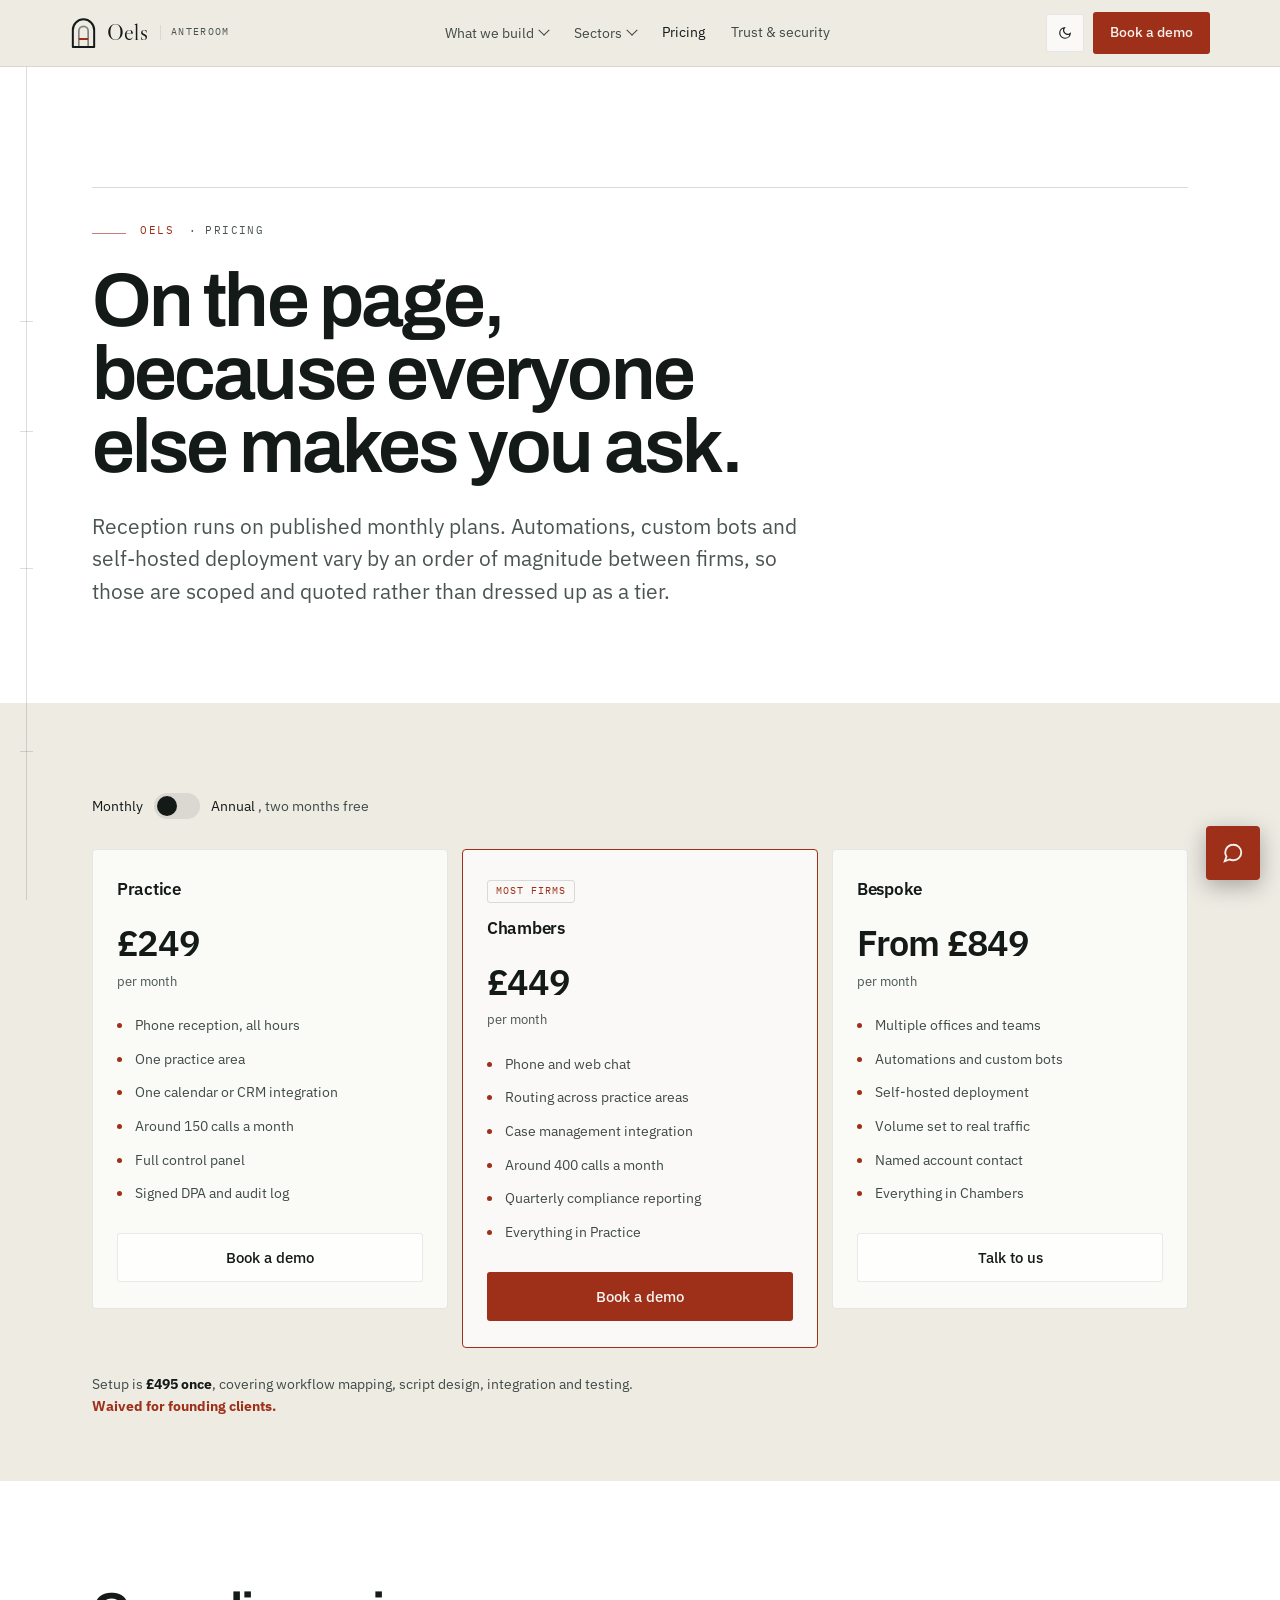
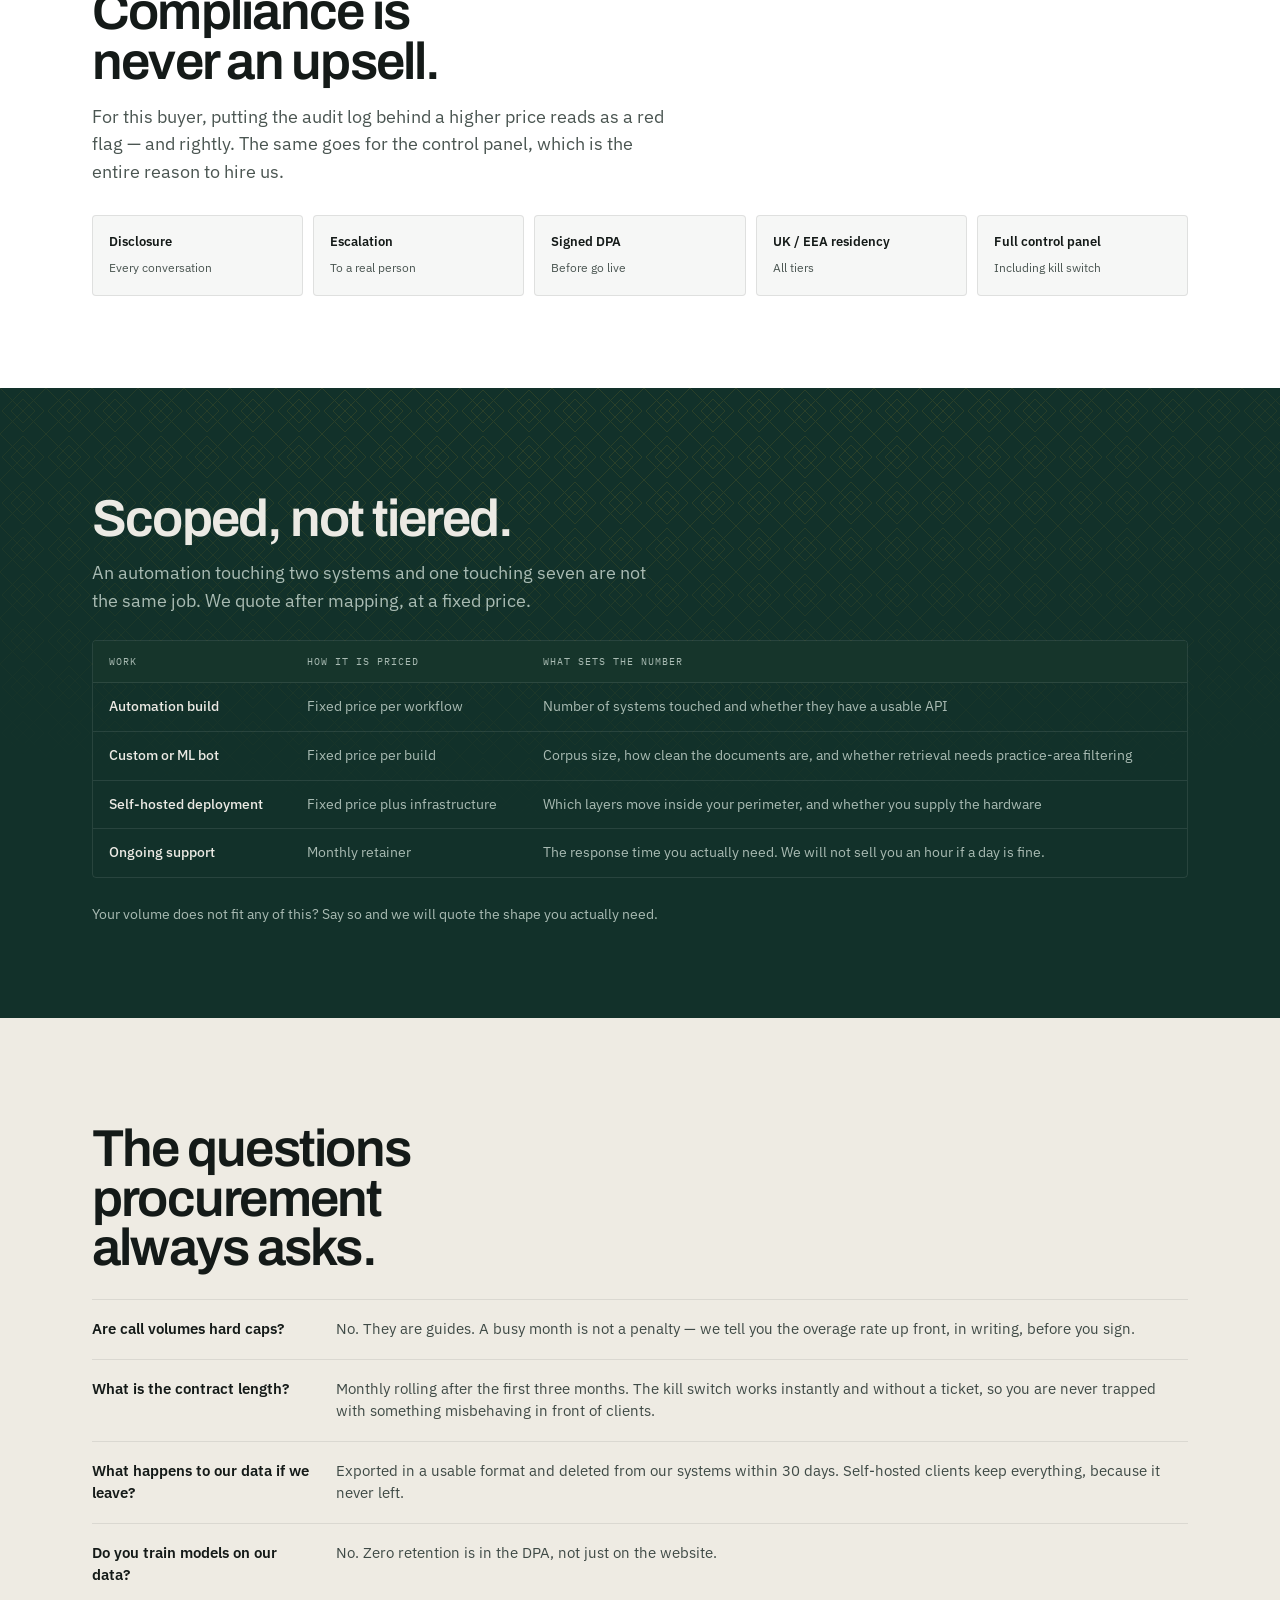
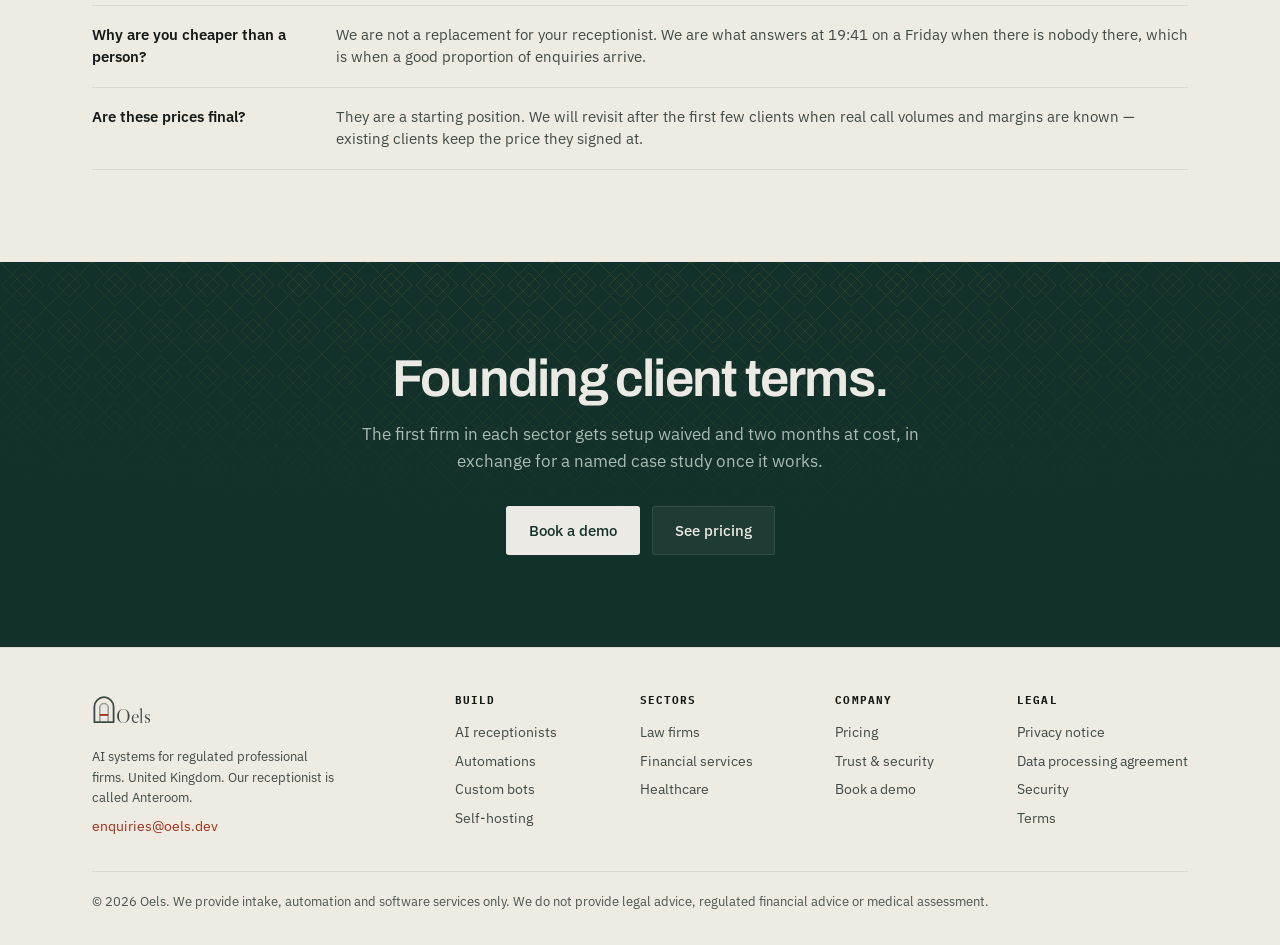
<file: pricing.html>
<!DOCTYPE html>
<html lang="en-GB" data-theme="dark">
<head>
<meta charset="utf-8">
<meta name="viewport" content="width=device-width, initial-scale=1">
<title>Pricing | Oels</title>
<meta name="description" content="Reception plans from £249/month, published in full. Automations, custom bots and self-hosted work are scoped and quoted per build. Every tier gets the same compliance floor.">
<link rel="preconnect" href="https://fonts.googleapis.com">
<link rel="preconnect" href="https://fonts.gstatic.com" crossorigin>
<link href="https://fonts.googleapis.com/css2?family=Archivo:wght@500;600;700&family=Libre+Caslon+Display&family=IBM+Plex+Sans:wght@400;500;600&family=IBM+Plex+Mono:wght@400;500&display=swap" rel="stylesheet">
<link rel="stylesheet" href="assets/oels.css">
</head>
<body>
<a class="skip" href="#main">Skip to content</a>

<svg width="0" height="0" style="position:absolute" aria-hidden="true"><defs>
<pattern id="mashp" width="44" height="44" patternUnits="userSpaceOnUse">
<g stroke="var(--accent)" stroke-width="1" fill="none">
<path d="M22 2 L42 22 L22 42 L2 22 Z"/><path d="M22 10 L34 22 L22 34 L10 22 Z"/><path d="M0 0 L44 44 M44 0 L0 44"/>
</g></pattern></defs></svg>

<div class="hdr-wrap">
  <div class="wrap hdr">
    <a href="index.html" class="brand" aria-label="Oels home">
      <svg width="27" height="30" viewBox="0 0 32 36" fill="none" aria-hidden="true"><path d="M3.2 34.8V14.4a12.8 12.8 0 0 1 25.6 0v20.4z" stroke="currentColor" stroke-width="2.4" stroke-linejoin="round"/><path d="M10.4 34.8V15.6a5.6 5.6 0 0 1 11.2 0v19.2" stroke="currentColor" stroke-width="2" opacity=".5"/><path d="M10.4 25.2h11.2" stroke="var(--accent)" stroke-width="2.4"/></svg>
      <span class="brand-nm">Oels</span><span class="brand-sub">Anteroom</span>
    </a>
    <nav class="nav" id="nav" data-open="false" aria-label="Main">
      <div class="nav-grp">
        <button class="nav-btn" type="button" aria-expanded="false" aria-controls="pan-b">What we build <i class="nav-car"></i></button>
        <div class="nav-pan" id="pan-b">
          <a class="nav-item" href="ai-receptionists.html"><strong>AI receptionists</strong><span>Anteroom &mdash; voice and web chat</span></a>
          <a class="nav-item" href="automations.html"><strong>Automations</strong><span>The work between your systems</span></a>
          <a class="nav-item" href="custom-bots.html"><strong>Custom and ML bots</strong><span>Trained on your own documents</span></a>
          <a class="nav-item" href="self-hosted.html"><strong>Self-hosted deployment</strong><span>Inside your own network</span></a>
        </div>
      </div>
      <div class="nav-grp">
        <button class="nav-btn" type="button" aria-expanded="false" aria-controls="pan-s">Sectors <i class="nav-car"></i></button>
        <div class="nav-pan" id="pan-s">
          <a class="nav-item" href="for-law-firms.html"><strong>Law firms</strong><span>Intake and triage, never advice</span></a>
          <a class="nav-item" href="for-financial-services.html"><strong>Financial services</strong><span>Guidance side of the advice boundary</span></a>
          <a class="nav-item" href="for-healthcare.html"><strong>Healthcare</strong><span>Planned &mdash; not a launch claim</span></a>
        </div>
      </div>
      <a class="nav-lnk" href="pricing.html">Pricing</a>
      <a class="nav-lnk" href="trust.html">Trust &amp; security</a>
    </nav>
    <div class="hact">
      <button class="tbtn" type="button" data-theme-toggle aria-label="Switch between light and dark theme">
        <svg width="14" height="14" viewBox="0 0 24 24" fill="none" stroke="currentColor" stroke-width="2" aria-hidden="true"><path d="M21 12.8A9 9 0 1 1 11.2 3a7 7 0 0 0 9.8 9.8z"/></svg>
      </button>
      <a href="index.html#booking" class="btn btn-p btn-sm hdr-cta">Book a demo</a>
      <button class="tbtn burger" type="button" id="burger" aria-expanded="false" aria-controls="nav" aria-label="Open menu">
        <svg width="16" height="16" viewBox="0 0 24 24" fill="none" stroke="currentColor" stroke-width="2" aria-hidden="true"><path d="M3 6h18M3 12h18M3 18h18"/></svg>
      </button>
    </div>
  </div>
</div>

<nav class="margin" id="margin" aria-label="Chapters on this page">
  <span class="margin-rule" aria-hidden="true"></span>
  <span class="margin-prog" aria-hidden="true"></span>
  <span class="margin-break" aria-hidden="true"><i></i><b>intake halted</b></span>
  <div class="margin-marks" id="marginMarks"></div>
</nav>

<main id="main">
<section class="titlepage on-stone">
  <div class="wrap">
    <div class="rulehead"></div>
    <p class="folio"><a href="index.html">Oels</a> <em>· Pricing</em></p>
    <h1>On the page, because everyone else makes you ask.</h1>
    <p class="standfirst">Reception runs on published monthly plans. Automations, custom bots and self-hosted deployment vary by an order of magnitude between firms, so those are scoped and quoted rather than dressed up as a tier.</p>
  </div>
</section>

<section class="sec-s on-ink">
  <div class="wrap">
    <div class="trow"><span>Monthly</span><button class="sw" type="button" data-annual role="switch" aria-checked="false" aria-label="Show annual pricing"></button><span>Annual <span class="dim">, two months free</span></span></div>
    <div class="tiers">
      <div class="tier">
        <div class="nm">Practice</div>
        <div class="pr" data-m="249" data-a="208">&pound;249</div>
        <div class="per">per month<span class="per-note"></span></div>
        <ul><li>Phone reception, all hours</li><li>One practice area</li><li>One calendar or CRM integration</li><li>Around 150 calls a month</li><li>Full control panel</li><li>Signed DPA and audit log</li></ul>
        <a href="index.html#booking" class="btn btn-s btn-blk">Book a demo</a>
      </div>
      <div class="tier tier-feat">
        <div class="badge">Most firms</div>
        <div class="nm">Chambers</div>
        <div class="pr" data-m="449" data-a="374">&pound;449</div>
        <div class="per">per month<span class="per-note"></span></div>
        <ul><li>Phone and web chat</li><li>Routing across practice areas</li><li>Case management integration</li><li>Around 400 calls a month</li><li>Quarterly compliance reporting</li><li>Everything in Practice</li></ul>
        <a href="index.html#booking" class="btn btn-p btn-blk">Book a demo</a>
      </div>
      <div class="tier">
        <div class="nm">Bespoke</div>
        <div class="pr" data-prefix="From &pound;" data-m="849" data-a="708">From &pound;849</div>
        <div class="per">per month<span class="per-note"></span></div>
        <ul><li>Multiple offices and teams</li><li>Automations and custom bots</li><li>Self-hosted deployment</li><li>Volume set to real traffic</li><li>Named account contact</li><li>Everything in Chambers</li></ul>
        <a href="index.html#booking" class="btn btn-s btn-blk">Talk to us</a>
      </div>
    </div>
    <p class="dim mt-m" style="font-size:14px;max-width:74ch">Setup is <strong style="color:var(--ink)">&pound;495 once</strong>, covering workflow mapping, script design, integration and testing. <strong style="color:var(--accent-text)">Waived for founding clients.</strong></p>
  </div>
</section>

<section class="sec on-stone">
  <div class="wrap">
    <div class="sec-head rv">
            <h2>Compliance is never an upsell.</h2>
      <p>For this buyer, putting the audit log behind a higher price reads as a red flag &mdash; and rightly. The same goes for the control panel, which is the entire reason to hire us.</p>
    </div>
    <div class="strip">
      <div><strong>Disclosure</strong><span>Every conversation</span></div>
      <div><strong>Escalation</strong><span>To a real person</span></div>
      <div><strong>Signed DPA</strong><span>Before go live</span></div>
      <div><strong>UK / EEA residency</strong><span>All tiers</span></div>
      <div><strong>Full control panel</strong><span>Including kill switch</span></div>
    </div>
  </div>
</section>

<section class="sec on-deep">
  <div class="wrap">
    <div class="sec-head rv">
            <h2>Scoped, not tiered.</h2>
      <p>An automation touching two systems and one touching seven are not the same job. We quote after mapping, at a fixed price.</p>
    </div>
    <div class="tbl-wrap">
      <table class="tbl">
        <tr><th>Work</th><th>How it is priced</th><th>What sets the number</th></tr>
        <tr><td>Automation build</td><td>Fixed price per workflow</td><td>Number of systems touched and whether they have a usable API</td></tr>
        <tr><td>Custom or ML bot</td><td>Fixed price per build</td><td>Corpus size, how clean the documents are, and whether retrieval needs practice-area filtering</td></tr>
        <tr><td>Self-hosted deployment</td><td>Fixed price plus infrastructure</td><td>Which layers move inside your perimeter, and whether you supply the hardware</td></tr>
        <tr><td>Ongoing support</td><td>Monthly retainer</td><td>The response time you actually need. We will not sell you an hour if a day is fine.</td></tr>
      </table>
    </div>
    <p class="dim mt-m" style="font-size:14px">Your volume does not fit any of this? Say so and we will quote the shape you actually need.</p>
  </div>
</section>

<section class="sec on-ink">
  <div class="wrap">
    <div class="sec-head rv">
            <h2>The questions procurement always asks.</h2>
    </div>
    <dl class="speclist">
      <div class="spec"><dt>Are call volumes hard caps?</dt><dd>No. They are guides. A busy month is not a penalty &mdash; we tell you the overage rate up front, in writing, before you sign.</dd></div>
      <div class="spec"><dt>What is the contract length?</dt><dd>Monthly rolling after the first three months. The kill switch works instantly and without a ticket, so you are never trapped with something misbehaving in front of clients.</dd></div>
      <div class="spec"><dt>What happens to our data if we leave?</dt><dd>Exported in a usable format and deleted from our systems within 30 days. Self-hosted clients keep everything, because it never left.</dd></div>
      <div class="spec"><dt>Do you train models on our data?</dt><dd>No. Zero retention is in the DPA, not just on the website.</dd></div>
      <div class="spec"><dt>Why are you cheaper than a person?</dt><dd>We are not a replacement for your receptionist. We are what answers at 19:41 on a Friday when there is nobody there, which is when a good proportion of enquiries arrive.</dd></div>
      <div class="spec"><dt>Are these prices final?</dt><dd>They are a starting position. We will revisit after the first few clients when real call volumes and margins are known &mdash; existing clients keep the price they signed at.</dd></div>
    </dl>
  </div>
</section>
<section class="sec on-deep">
  <div class="wrap center">
    <h2 style="max-width:20ch;margin:0 auto">Founding client terms.</h2>
    <p class="dim" style="max-width:56ch;margin:18px auto 0;font-size:17px">The first firm in each sector gets setup waived and two months at cost, in exchange for a named case study once it works.</p>
    <div class="hcta">
      <a href="index.html#booking" class="btn btn-p">Book a demo</a>
      <a href="pricing.html" class="btn btn-s">See pricing</a>
    </div>
  </div>
</section>
</main>

<footer class="ft">
  <div class="wrap">
    <div class="fg">
      <div style="max-width:280px">
        <a href="index.html" class="brand" style="margin-bottom:11px">
          <svg width="24" height="27" viewBox="0 0 32 36" fill="none" aria-hidden="true"><path d="M3.2 34.8V14.4a12.8 12.8 0 0 1 25.6 0v20.4z" stroke="currentColor" stroke-width="2.4" stroke-linejoin="round"/><path d="M10.4 34.8V15.6a5.6 5.6 0 0 1 11.2 0v19.2" stroke="currentColor" stroke-width="2" opacity=".5"/><path d="M10.4 25.2h11.2" stroke="var(--accent)" stroke-width="2.4"/></svg><span class="brand-nm" style="font-size:20px">Oels</span>
        </a>
        <p class="dim" style="font-size:13px">AI systems for regulated professional firms. United Kingdom. Our receptionist is called Anteroom.</p>
        <p style="margin-top:8px"><a href="mailto:enquiries@oels.dev" style="color:var(--accent-text);padding:0">enquiries@oels.dev</a></p>
      </div>
      <div class="fc"><strong>Build</strong>
        <a href="ai-receptionists.html">AI receptionists</a><a href="automations.html">Automations</a><a href="custom-bots.html">Custom bots</a><a href="self-hosted.html">Self-hosting</a></div>
      <div class="fc"><strong>Sectors</strong>
        <a href="for-law-firms.html">Law firms</a><a href="for-financial-services.html">Financial services</a><a href="for-healthcare.html">Healthcare</a></div>
      <div class="fc"><strong>Company</strong>
        <a href="pricing.html">Pricing</a><a href="trust.html">Trust &amp; security</a><a href="index.html#booking">Book a demo</a></div>
      <div class="fc"><strong>Legal</strong>
        <a href="privacy.html">Privacy notice</a><a href="dpa.html">Data processing agreement</a><a href="trust.html">Security</a><a href="terms.html">Terms</a></div>
    </div>
    <p class="flegal">&copy; 2026 Oels. We provide intake, automation and software services only. We do not provide legal advice, regulated financial advice or medical assessment.</p>
  </div>
</footer>

<button class="chatbtn" type="button" id="chatBtn" aria-expanded="false" aria-label="Open chat">
  <svg width="22" height="22" viewBox="0 0 24 24" fill="none" stroke="var(--on-accent)" stroke-width="2" stroke-linecap="round" aria-hidden="true"><path d="M21 11.5a8.4 8.4 0 0 1-9 8.4 8.5 8.5 0 0 1-3.8-.9L3 21l1.9-5.2A8.4 8.4 0 0 1 12 3a8.4 8.4 0 0 1 9 8.5z"/></svg>
</button>
<div class="chatwin" id="chatWin" role="dialog" aria-label="Anteroom chat">
  <div class="chh"><span class="dot pulse"></span><div><strong>Anteroom</strong><small>Automated assistant</small></div></div>
  <div class="chb" id="chatBody"></div>
  <div class="chopts" id="chatOpts"></div>
  <p class="chn">A demonstration of how Anteroom greets and routes an enquiry.</p>
</div>


<script src="assets/config.js"></script>
<script src="assets/oels.js"></script>
</body>
</html>
</file>
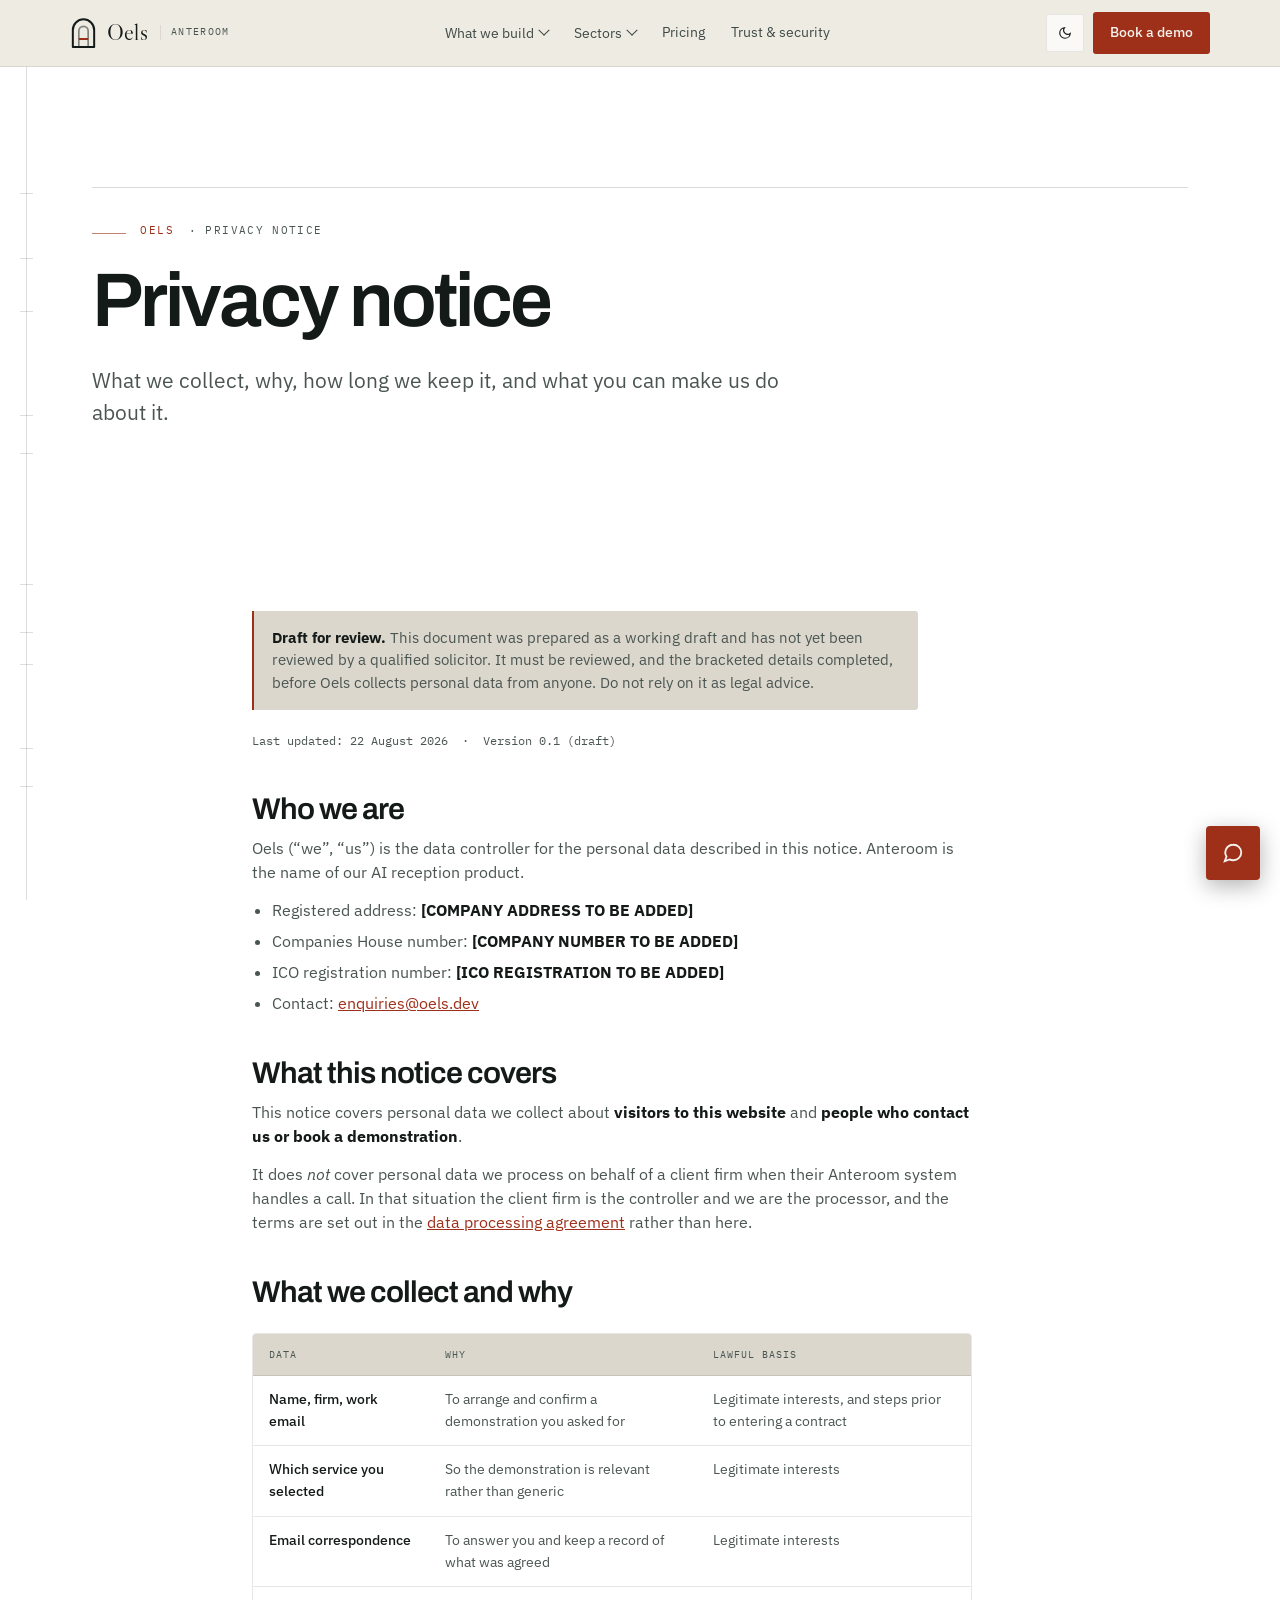
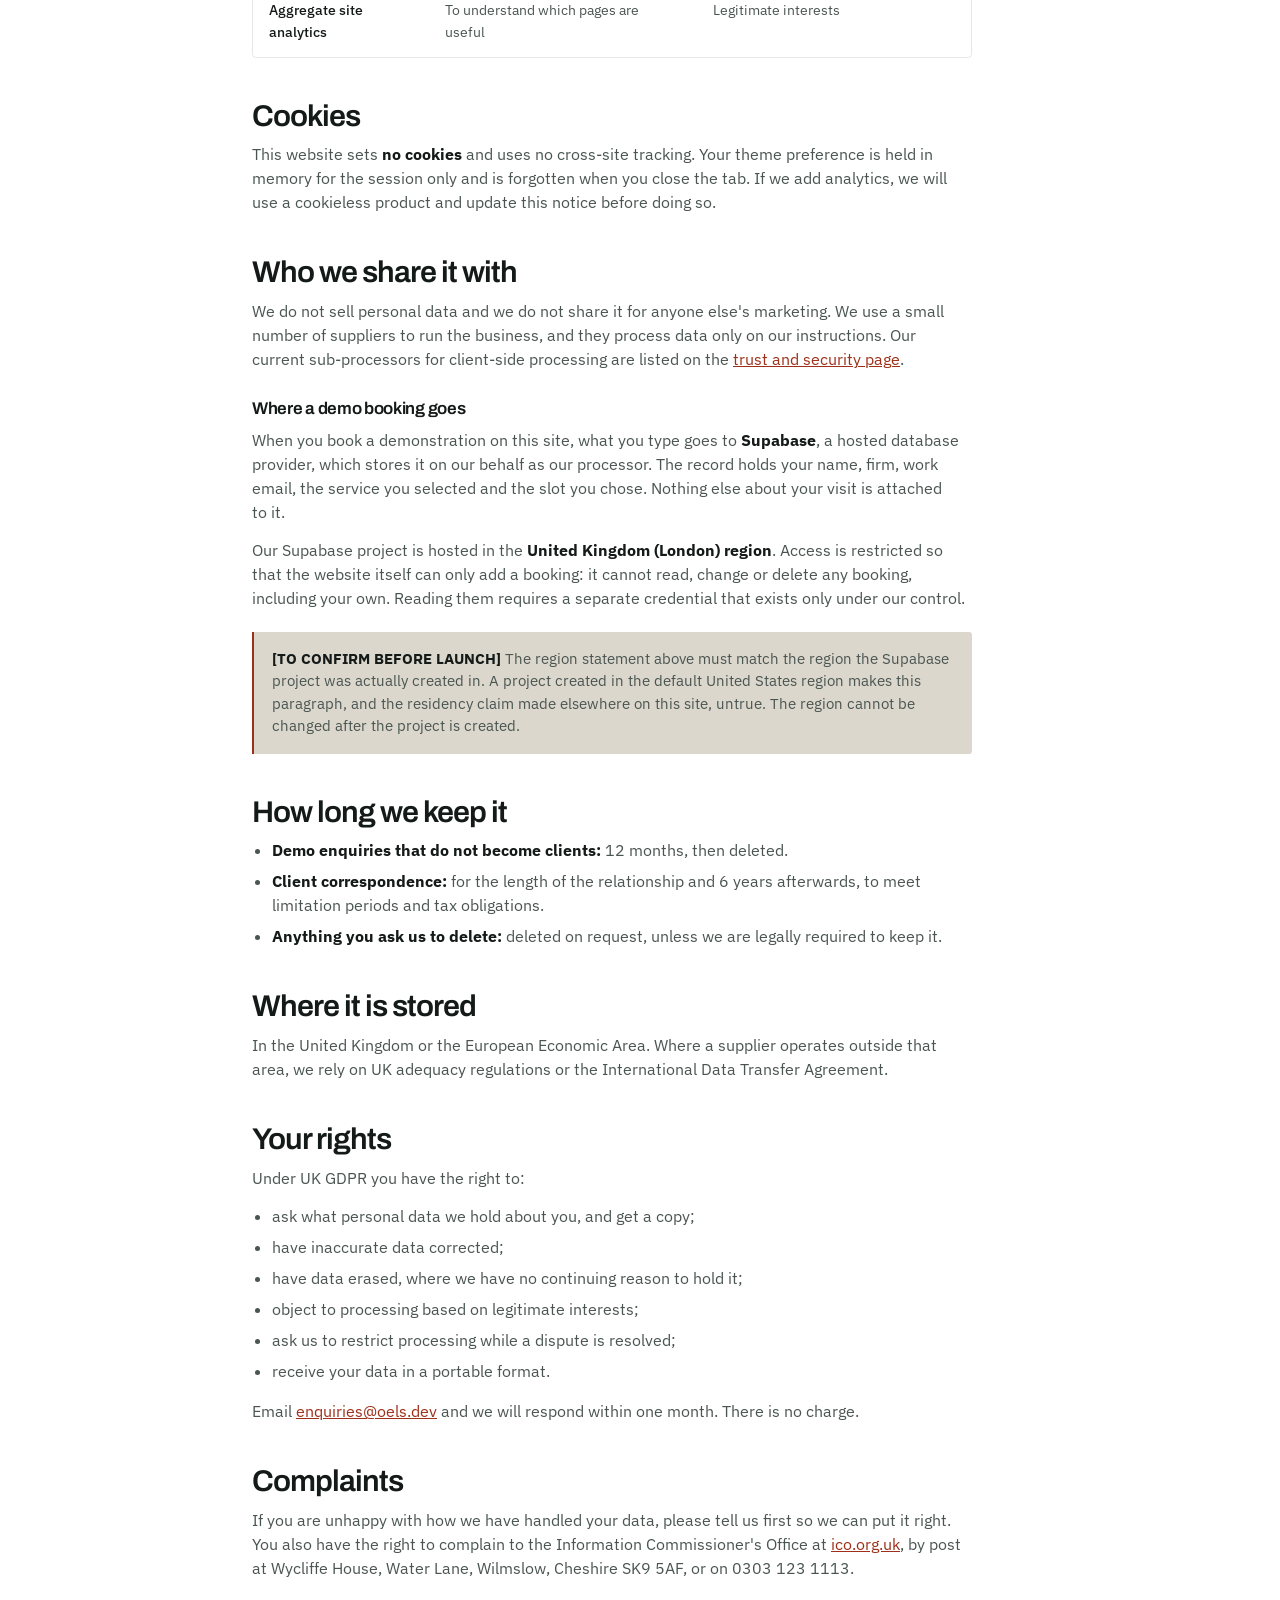
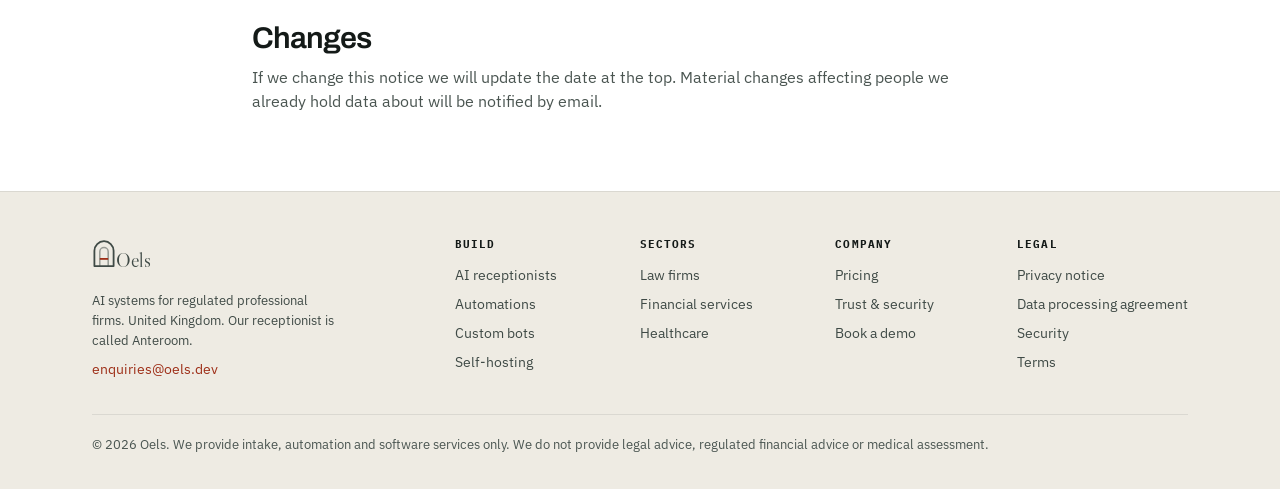
<file: privacy.html>
<!DOCTYPE html>
<html lang="en-GB" data-theme="dark">
<head>
<meta charset="utf-8">
<meta name="viewport" content="width=device-width, initial-scale=1">
<title>Privacy notice | Oels</title>
<meta name="description" content="How Oels collects, uses and stores personal data, your rights under UK GDPR, and how to contact us or complain to the ICO.">
<link rel="preconnect" href="https://fonts.googleapis.com">
<link rel="preconnect" href="https://fonts.gstatic.com" crossorigin>
<link href="https://fonts.googleapis.com/css2?family=Archivo:wght@500;600;700&family=Libre+Caslon+Display&family=IBM+Plex+Sans:wght@400;500;600&family=IBM+Plex+Mono:wght@400;500&display=swap" rel="stylesheet">
<link rel="stylesheet" href="assets/oels.css">
</head>
<body>
<a class="skip" href="#main">Skip to content</a>

<svg width="0" height="0" style="position:absolute" aria-hidden="true"><defs>
<pattern id="mashp" width="44" height="44" patternUnits="userSpaceOnUse">
<g stroke="var(--accent)" stroke-width="1" fill="none">
<path d="M22 2 L42 22 L22 42 L2 22 Z"/><path d="M22 10 L34 22 L22 34 L10 22 Z"/><path d="M0 0 L44 44 M44 0 L0 44"/>
</g></pattern></defs></svg>

<div class="hdr-wrap">
  <div class="wrap hdr">
    <a href="index.html" class="brand" aria-label="Oels home">
      <svg width="27" height="30" viewBox="0 0 32 36" fill="none" aria-hidden="true"><path d="M3.2 34.8V14.4a12.8 12.8 0 0 1 25.6 0v20.4z" stroke="currentColor" stroke-width="2.4" stroke-linejoin="round"/><path d="M10.4 34.8V15.6a5.6 5.6 0 0 1 11.2 0v19.2" stroke="currentColor" stroke-width="2" opacity=".5"/><path d="M10.4 25.2h11.2" stroke="var(--accent)" stroke-width="2.4"/></svg>
      <span class="brand-nm">Oels</span><span class="brand-sub">Anteroom</span>
    </a>
    <nav class="nav" id="nav" data-open="false" aria-label="Main">
      <div class="nav-grp">
        <button class="nav-btn" type="button" aria-expanded="false" aria-controls="pan-b">What we build <i class="nav-car"></i></button>
        <div class="nav-pan" id="pan-b">
          <a class="nav-item" href="ai-receptionists.html"><strong>AI receptionists</strong><span>Anteroom &mdash; voice and web chat</span></a>
          <a class="nav-item" href="automations.html"><strong>Automations</strong><span>The work between your systems</span></a>
          <a class="nav-item" href="custom-bots.html"><strong>Custom and ML bots</strong><span>Trained on your own documents</span></a>
          <a class="nav-item" href="self-hosted.html"><strong>Self-hosted deployment</strong><span>Inside your own network</span></a>
        </div>
      </div>
      <div class="nav-grp">
        <button class="nav-btn" type="button" aria-expanded="false" aria-controls="pan-s">Sectors <i class="nav-car"></i></button>
        <div class="nav-pan" id="pan-s">
          <a class="nav-item" href="for-law-firms.html"><strong>Law firms</strong><span>Intake and triage, never advice</span></a>
          <a class="nav-item" href="for-financial-services.html"><strong>Financial services</strong><span>Guidance side of the advice boundary</span></a>
          <a class="nav-item" href="for-healthcare.html"><strong>Healthcare</strong><span>Planned &mdash; not a launch claim</span></a>
        </div>
      </div>
      <a class="nav-lnk" href="pricing.html">Pricing</a>
      <a class="nav-lnk" href="trust.html">Trust &amp; security</a>
    </nav>
    <div class="hact">
      <button class="tbtn" type="button" data-theme-toggle aria-label="Switch between light and dark theme">
        <svg width="14" height="14" viewBox="0 0 24 24" fill="none" stroke="currentColor" stroke-width="2" aria-hidden="true"><path d="M21 12.8A9 9 0 1 1 11.2 3a7 7 0 0 0 9.8 9.8z"/></svg>
      </button>
      <a href="index.html#booking" class="btn btn-p btn-sm hdr-cta">Book a demo</a>
      <button class="tbtn burger" type="button" id="burger" aria-expanded="false" aria-controls="nav" aria-label="Open menu">
        <svg width="16" height="16" viewBox="0 0 24 24" fill="none" stroke="currentColor" stroke-width="2" aria-hidden="true"><path d="M3 6h18M3 12h18M3 18h18"/></svg>
      </button>
    </div>
  </div>
</div>

<nav class="margin" id="margin" aria-label="Chapters on this page">
  <span class="margin-rule" aria-hidden="true"></span>
  <span class="margin-prog" aria-hidden="true"></span>
  <span class="margin-break" aria-hidden="true"><i></i><b>intake halted</b></span>
  <div class="margin-marks" id="marginMarks"></div>
</nav>

<main id="main">
<section class="titlepage on-stone">
  <div class="wrap">
    <div class="rulehead"></div>
    <p class="folio"><a href="index.html">Oels</a> <em>· Privacy notice</em></p>
    <h1>Privacy notice</h1>
    <p class="standfirst">What we collect, why, how long we keep it, and what you can make us do about it.</p>
  </div>
</section>
<section class="sec-s on-stone"><div class="wrap-n"><div class="prose"><div class="note note-warn" style="max-width:74ch">
  <strong>Draft for review.</strong> This document was prepared as a working draft and has not yet been reviewed by a qualified solicitor. It must be reviewed, and the bracketed details completed, before Oels collects personal data from anyone. Do not rely on it as legal advice.
</div>
<p class="mono dim" style="font-size:12px">Last updated: 22 August 2026 &nbsp;·&nbsp; Version 0.1 (draft)</p>

<h2>Who we are</h2>
<p>Oels (&ldquo;we&rdquo;, &ldquo;us&rdquo;) is the data controller for the personal data described in this notice. Anteroom is the name of our AI reception product.</p>
<ul>
  <li>Registered address: <strong>[COMPANY ADDRESS TO BE ADDED]</strong></li>
  <li>Companies House number: <strong>[COMPANY NUMBER TO BE ADDED]</strong></li>
  <li>ICO registration number: <strong>[ICO REGISTRATION TO BE ADDED]</strong></li>
  <li>Contact: <a href="mailto:enquiries@oels.dev">enquiries@oels.dev</a></li>
</ul>

<h2>What this notice covers</h2>
<p>This notice covers personal data we collect about <strong>visitors to this website</strong> and <strong>people who contact us or book a demonstration</strong>.</p>
<p>It does <em>not</em> cover personal data we process on behalf of a client firm when their Anteroom system handles a call. In that situation the client firm is the controller and we are the processor, and the terms are set out in the <a href="dpa.html">data processing agreement</a> rather than here.</p>

<h2>What we collect and why</h2>
<div class="tbl-wrap"><table class="tbl">
<tr><th>Data</th><th>Why</th><th>Lawful basis</th></tr>
<tr><td>Name, firm, work email</td><td>To arrange and confirm a demonstration you asked for</td><td>Legitimate interests, and steps prior to entering a contract</td></tr>
<tr><td>Which service you selected</td><td>So the demonstration is relevant rather than generic</td><td>Legitimate interests</td></tr>
<tr><td>Email correspondence</td><td>To answer you and keep a record of what was agreed</td><td>Legitimate interests</td></tr>
<tr><td>Aggregate site analytics</td><td>To understand which pages are useful</td><td>Legitimate interests</td></tr>
</table></div>

<h2>Cookies</h2>
<p>This website sets <strong>no cookies</strong> and uses no cross-site tracking. Your theme preference is held in memory for the session only and is forgotten when you close the tab. If we add analytics, we will use a cookieless product and update this notice before doing so.</p>

<h2>Who we share it with</h2>
<p>We do not sell personal data and we do not share it for anyone else's marketing. We use a small number of suppliers to run the business, and they process data only on our instructions. Our current sub-processors for client-side processing are listed on the <a href="trust.html">trust and security page</a>.</p>

<h3>Where a demo booking goes</h3>
<p>When you book a demonstration on this site, what you type goes to <strong>Supabase</strong>, a hosted database provider, which stores it on our behalf as our processor. The record holds your name, firm, work email, the service you selected and the slot you chose. Nothing else about your visit is attached to it.</p>
<p>Our Supabase project is hosted in the <strong>United Kingdom (London) region</strong>. Access is restricted so that the website itself can only add a booking: it cannot read, change or delete any booking, including your own. Reading them requires a separate credential that exists only under our control.</p>
<div class="note note-warn">
  <strong>[TO CONFIRM BEFORE LAUNCH]</strong> The region statement above must match the region the Supabase project was actually created in. A project created in the default United States region makes this paragraph, and the residency claim made elsewhere on this site, untrue. The region cannot be changed after the project is created.
</div>

<h2>How long we keep it</h2>
<ul>
  <li><strong>Demo enquiries that do not become clients:</strong> 12 months, then deleted.</li>
  <li><strong>Client correspondence:</strong> for the length of the relationship and 6 years afterwards, to meet limitation periods and tax obligations.</li>
  <li><strong>Anything you ask us to delete:</strong> deleted on request, unless we are legally required to keep it.</li>
</ul>

<h2>Where it is stored</h2>
<p>In the United Kingdom or the European Economic Area. Where a supplier operates outside that area, we rely on UK adequacy regulations or the International Data Transfer Agreement.</p>

<h2>Your rights</h2>
<p>Under UK GDPR you have the right to:</p>
<ul>
  <li>ask what personal data we hold about you, and get a copy;</li>
  <li>have inaccurate data corrected;</li>
  <li>have data erased, where we have no continuing reason to hold it;</li>
  <li>object to processing based on legitimate interests;</li>
  <li>ask us to restrict processing while a dispute is resolved;</li>
  <li>receive your data in a portable format.</li>
</ul>
<p>Email <a href="mailto:enquiries@oels.dev">enquiries@oels.dev</a> and we will respond within one month. There is no charge.</p>

<h2>Complaints</h2>
<p>If you are unhappy with how we have handled your data, please tell us first so we can put it right. You also have the right to complain to the Information Commissioner's Office at <a href="https://ico.org.uk" rel="noopener">ico.org.uk</a>, by post at Wycliffe House, Water Lane, Wilmslow, Cheshire SK9 5AF, or on 0303 123 1113.</p>

<h2>Changes</h2>
<p>If we change this notice we will update the date at the top. Material changes affecting people we already hold data about will be notified by email.</p>
</div></div></section></main>

<footer class="ft">
  <div class="wrap">
    <div class="fg">
      <div style="max-width:280px">
        <a href="index.html" class="brand" style="margin-bottom:11px">
          <svg width="24" height="27" viewBox="0 0 32 36" fill="none" aria-hidden="true"><path d="M3.2 34.8V14.4a12.8 12.8 0 0 1 25.6 0v20.4z" stroke="currentColor" stroke-width="2.4" stroke-linejoin="round"/><path d="M10.4 34.8V15.6a5.6 5.6 0 0 1 11.2 0v19.2" stroke="currentColor" stroke-width="2" opacity=".5"/><path d="M10.4 25.2h11.2" stroke="var(--accent)" stroke-width="2.4"/></svg><span class="brand-nm" style="font-size:20px">Oels</span>
        </a>
        <p class="dim" style="font-size:13px">AI systems for regulated professional firms. United Kingdom. Our receptionist is called Anteroom.</p>
        <p style="margin-top:8px"><a href="mailto:enquiries@oels.dev" style="color:var(--accent-text);padding:0">enquiries@oels.dev</a></p>
      </div>
      <div class="fc"><strong>Build</strong>
        <a href="ai-receptionists.html">AI receptionists</a><a href="automations.html">Automations</a><a href="custom-bots.html">Custom bots</a><a href="self-hosted.html">Self-hosting</a></div>
      <div class="fc"><strong>Sectors</strong>
        <a href="for-law-firms.html">Law firms</a><a href="for-financial-services.html">Financial services</a><a href="for-healthcare.html">Healthcare</a></div>
      <div class="fc"><strong>Company</strong>
        <a href="pricing.html">Pricing</a><a href="trust.html">Trust &amp; security</a><a href="index.html#booking">Book a demo</a></div>
      <div class="fc"><strong>Legal</strong>
        <a href="privacy.html">Privacy notice</a><a href="dpa.html">Data processing agreement</a><a href="trust.html">Security</a><a href="terms.html">Terms</a></div>
    </div>
    <p class="flegal">&copy; 2026 Oels. We provide intake, automation and software services only. We do not provide legal advice, regulated financial advice or medical assessment.</p>
  </div>
</footer>

<button class="chatbtn" type="button" id="chatBtn" aria-expanded="false" aria-label="Open chat">
  <svg width="22" height="22" viewBox="0 0 24 24" fill="none" stroke="var(--on-accent)" stroke-width="2" stroke-linecap="round" aria-hidden="true"><path d="M21 11.5a8.4 8.4 0 0 1-9 8.4 8.5 8.5 0 0 1-3.8-.9L3 21l1.9-5.2A8.4 8.4 0 0 1 12 3a8.4 8.4 0 0 1 9 8.5z"/></svg>
</button>
<div class="chatwin" id="chatWin" role="dialog" aria-label="Anteroom chat">
  <div class="chh"><span class="dot pulse"></span><div><strong>Anteroom</strong><small>Automated assistant</small></div></div>
  <div class="chb" id="chatBody"></div>
  <div class="chopts" id="chatOpts"></div>
  <p class="chn">A demonstration of how Anteroom greets and routes an enquiry.</p>
</div>


<script src="assets/config.js"></script>
<script src="assets/oels.js"></script>
</body>
</html>
</file>
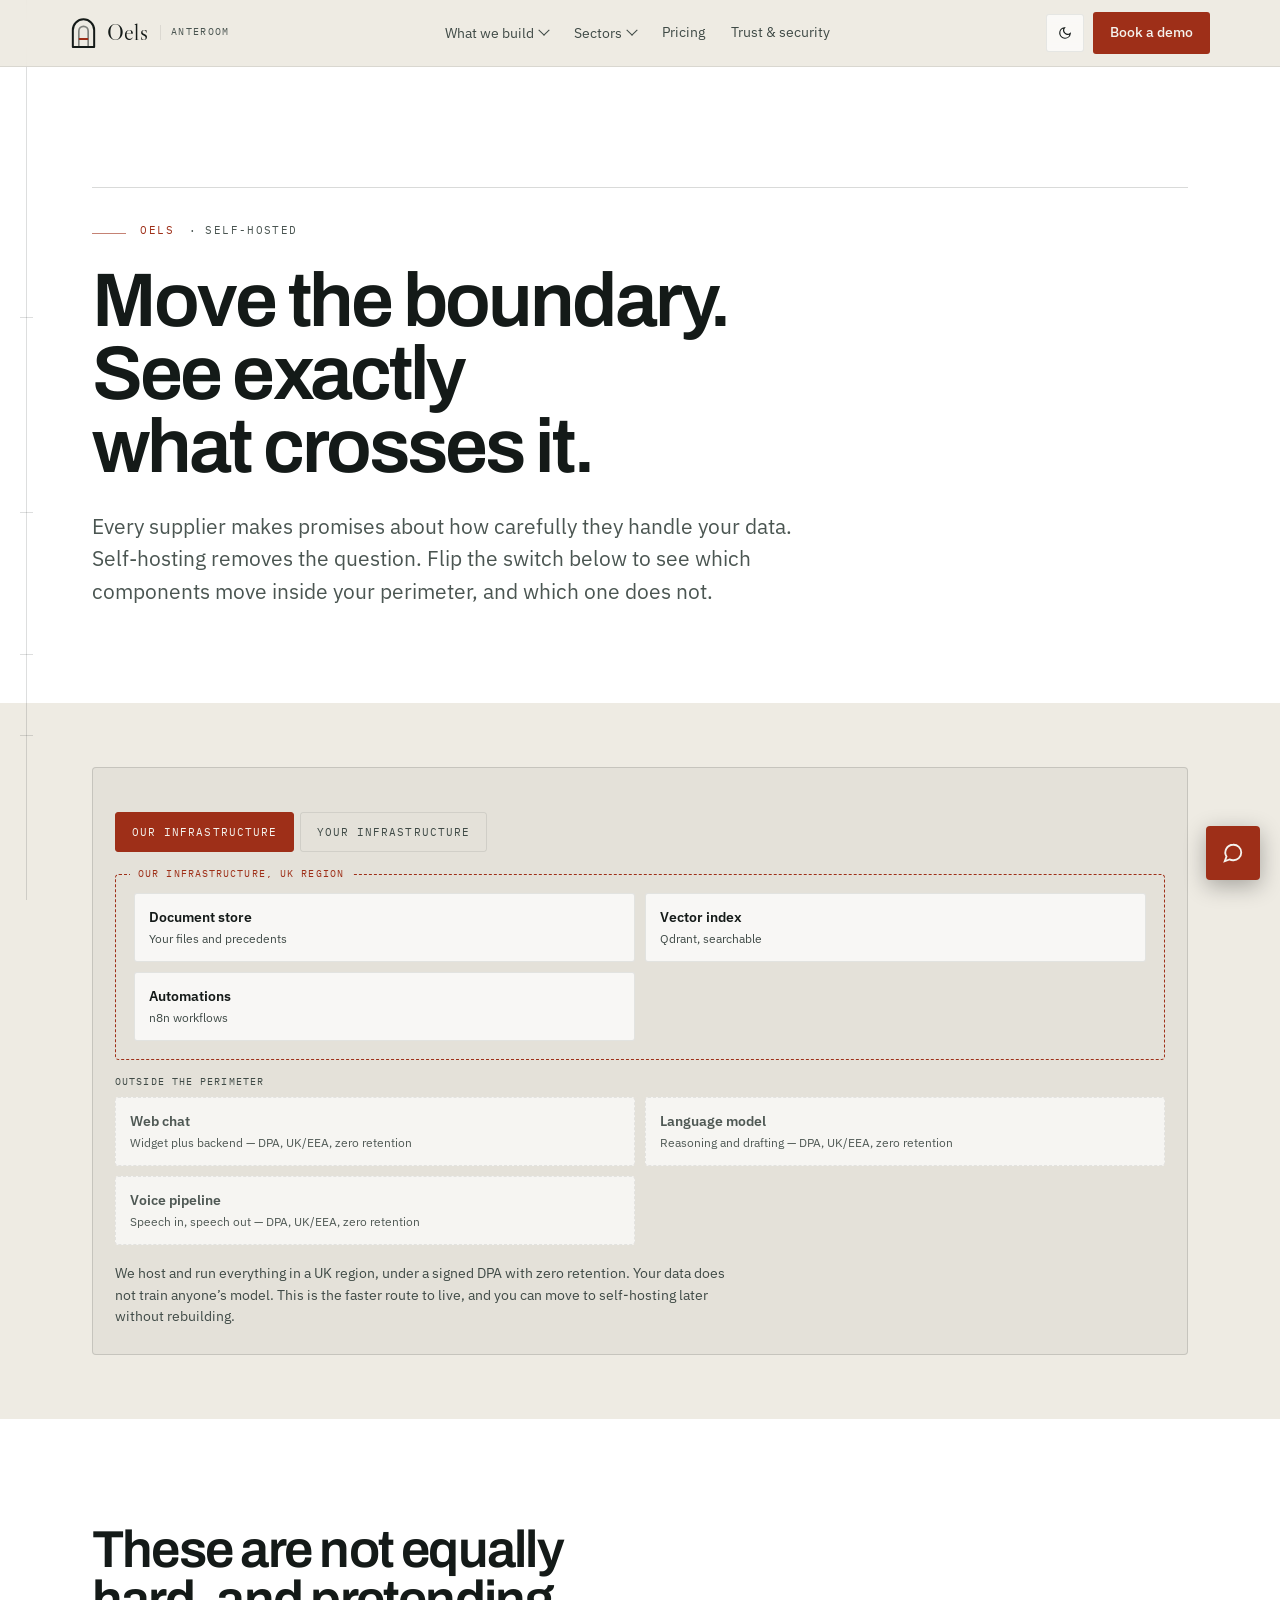
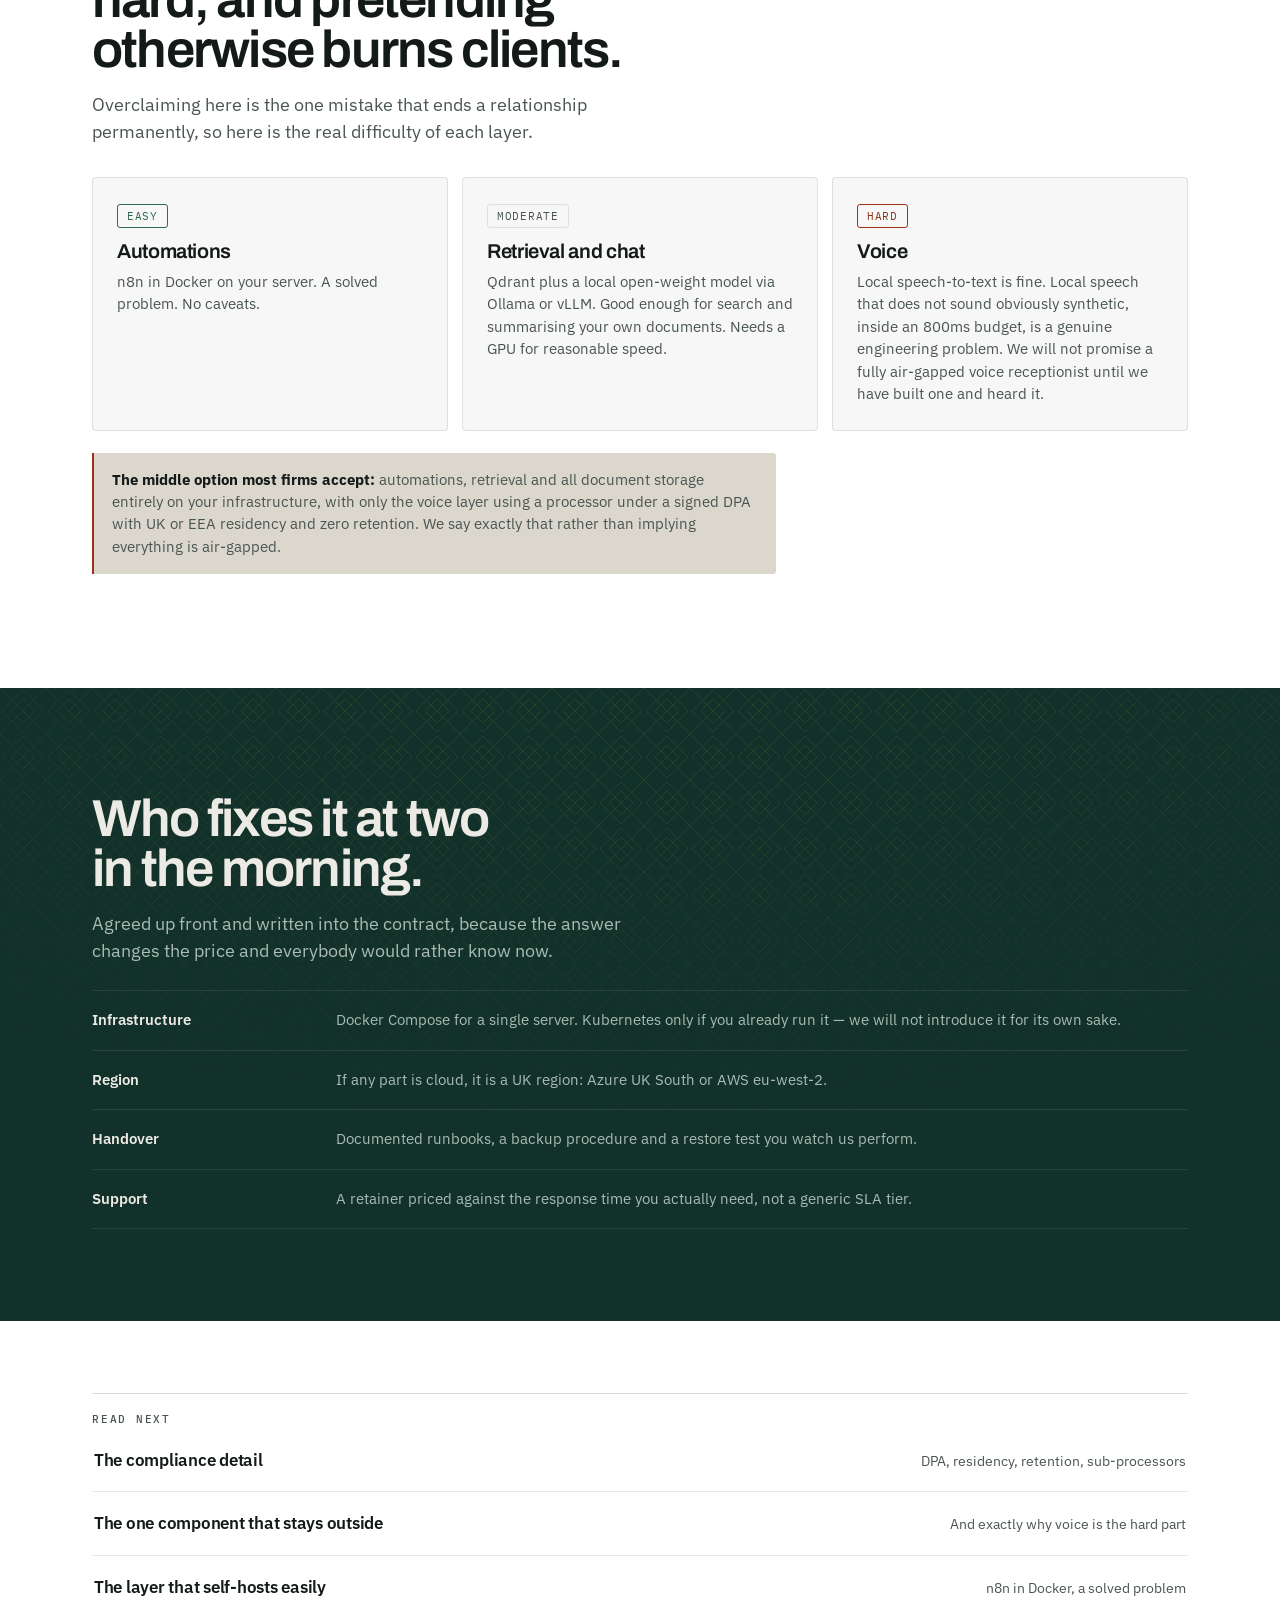
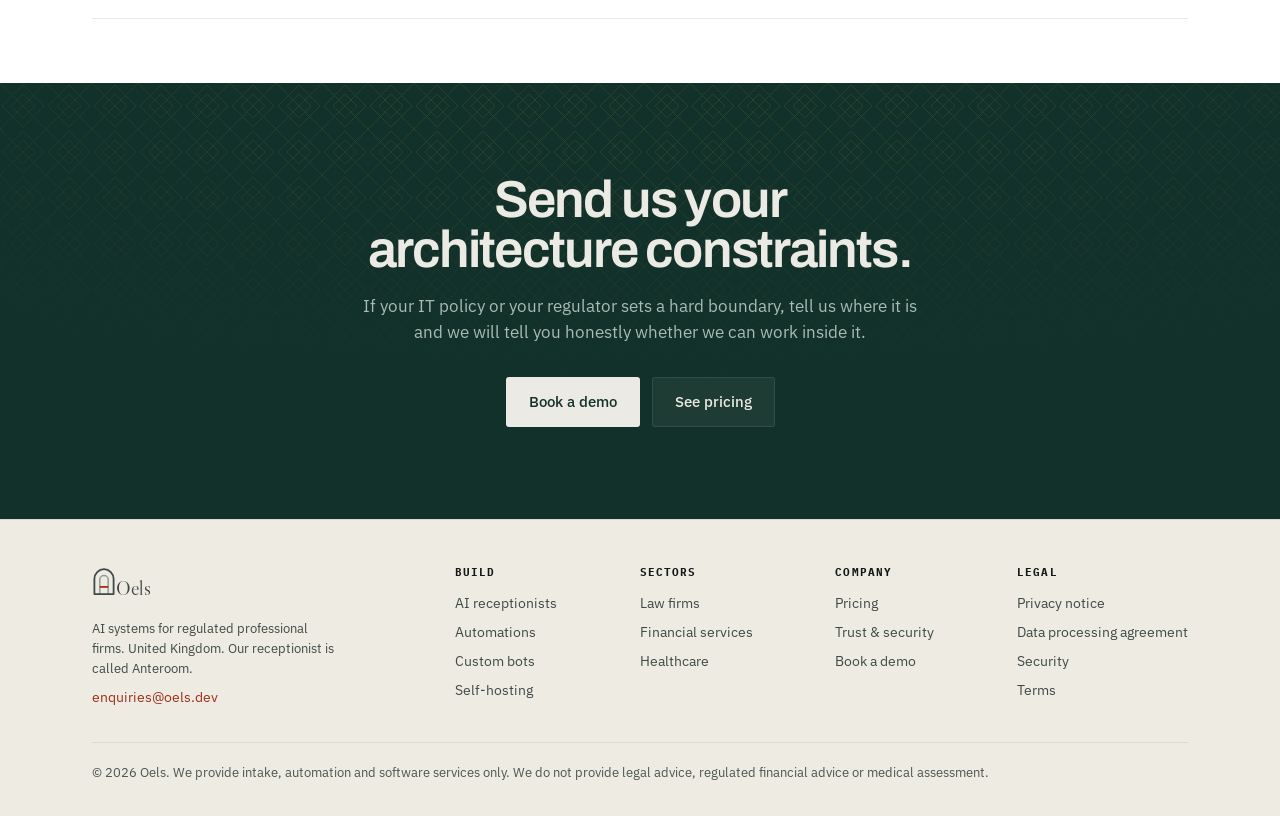
<file: self-hosted.html>
<!DOCTYPE html>
<html lang="en-GB" data-theme="dark">
<head>
<meta charset="utf-8">
<meta name="viewport" content="width=device-width, initial-scale=1">
<title>Self-hosted deployment | Oels</title>
<meta name="description" content="Run Oels inside your own network. Automations, retrieval and storage on your infrastructure. We are explicit about the one component that stays outside, and why.">
<link rel="preconnect" href="https://fonts.googleapis.com">
<link rel="preconnect" href="https://fonts.gstatic.com" crossorigin>
<link href="https://fonts.googleapis.com/css2?family=Archivo:wght@500;600;700&family=Libre+Caslon+Display&family=IBM+Plex+Sans:wght@400;500;600&family=IBM+Plex+Mono:wght@400;500&display=swap" rel="stylesheet">
<link rel="stylesheet" href="assets/oels.css">
</head>
<body>
<a class="skip" href="#main">Skip to content</a>

<svg width="0" height="0" style="position:absolute" aria-hidden="true"><defs>
<pattern id="mashp" width="44" height="44" patternUnits="userSpaceOnUse">
<g stroke="var(--accent)" stroke-width="1" fill="none">
<path d="M22 2 L42 22 L22 42 L2 22 Z"/><path d="M22 10 L34 22 L22 34 L10 22 Z"/><path d="M0 0 L44 44 M44 0 L0 44"/>
</g></pattern></defs></svg>

<div class="hdr-wrap">
  <div class="wrap hdr">
    <a href="index.html" class="brand" aria-label="Oels home">
      <svg width="27" height="30" viewBox="0 0 32 36" fill="none" aria-hidden="true"><path d="M3.2 34.8V14.4a12.8 12.8 0 0 1 25.6 0v20.4z" stroke="currentColor" stroke-width="2.4" stroke-linejoin="round"/><path d="M10.4 34.8V15.6a5.6 5.6 0 0 1 11.2 0v19.2" stroke="currentColor" stroke-width="2" opacity=".5"/><path d="M10.4 25.2h11.2" stroke="var(--accent)" stroke-width="2.4"/></svg>
      <span class="brand-nm">Oels</span><span class="brand-sub">Anteroom</span>
    </a>
    <nav class="nav" id="nav" data-open="false" aria-label="Main">
      <div class="nav-grp">
        <button class="nav-btn" type="button" aria-expanded="false" aria-controls="pan-b">What we build <i class="nav-car"></i></button>
        <div class="nav-pan" id="pan-b">
          <a class="nav-item" href="ai-receptionists.html"><strong>AI receptionists</strong><span>Anteroom &mdash; voice and web chat</span></a>
          <a class="nav-item" href="automations.html"><strong>Automations</strong><span>The work between your systems</span></a>
          <a class="nav-item" href="custom-bots.html"><strong>Custom and ML bots</strong><span>Trained on your own documents</span></a>
          <a class="nav-item" href="self-hosted.html"><strong>Self-hosted deployment</strong><span>Inside your own network</span></a>
        </div>
      </div>
      <div class="nav-grp">
        <button class="nav-btn" type="button" aria-expanded="false" aria-controls="pan-s">Sectors <i class="nav-car"></i></button>
        <div class="nav-pan" id="pan-s">
          <a class="nav-item" href="for-law-firms.html"><strong>Law firms</strong><span>Intake and triage, never advice</span></a>
          <a class="nav-item" href="for-financial-services.html"><strong>Financial services</strong><span>Guidance side of the advice boundary</span></a>
          <a class="nav-item" href="for-healthcare.html"><strong>Healthcare</strong><span>Planned &mdash; not a launch claim</span></a>
        </div>
      </div>
      <a class="nav-lnk" href="pricing.html">Pricing</a>
      <a class="nav-lnk" href="trust.html">Trust &amp; security</a>
    </nav>
    <div class="hact">
      <button class="tbtn" type="button" data-theme-toggle aria-label="Switch between light and dark theme">
        <svg width="14" height="14" viewBox="0 0 24 24" fill="none" stroke="currentColor" stroke-width="2" aria-hidden="true"><path d="M21 12.8A9 9 0 1 1 11.2 3a7 7 0 0 0 9.8 9.8z"/></svg>
      </button>
      <a href="index.html#booking" class="btn btn-p btn-sm hdr-cta">Book a demo</a>
      <button class="tbtn burger" type="button" id="burger" aria-expanded="false" aria-controls="nav" aria-label="Open menu">
        <svg width="16" height="16" viewBox="0 0 24 24" fill="none" stroke="currentColor" stroke-width="2" aria-hidden="true"><path d="M3 6h18M3 12h18M3 18h18"/></svg>
      </button>
    </div>
  </div>
</div>

<nav class="margin" id="margin" aria-label="Chapters on this page">
  <span class="margin-rule" aria-hidden="true"></span>
  <span class="margin-prog" aria-hidden="true"></span>
  <span class="margin-break" aria-hidden="true"><i></i><b>intake halted</b></span>
  <div class="margin-marks" id="marginMarks"></div>
</nav>

<main id="main">
<section class="titlepage on-stone">
  <div class="wrap">
    <div class="rulehead"></div>
    <p class="folio"><a href="index.html">Oels</a> <em>· Self-hosted</em></p>
    <h1>Move the boundary. See exactly what crosses it.</h1>
    <p class="standfirst">Every supplier makes promises about how carefully they handle your data. Self-hosting removes the question. Flip the switch below to see which components move inside your perimeter, and which one does not.</p>
  </div>
</section>

<section class="sec-s on-ink">
  <div class="wrap">
    <div class="arch">
      <div class="segs" role="tablist" aria-label="Choose a deployment model">
        <button class="seg" type="button" role="tab" aria-selected="true" data-arch="cloud">Our infrastructure</button>
        <button class="seg" type="button" role="tab" aria-selected="false" data-arch="self">Your infrastructure</button>
      </div>
      <div class="perim" style="margin-top:22px">
        <span class="perim-lbl" id="perimLbl">Our infrastructure, UK region</span>
        <div class="comps" id="inside"></div>
      </div>
      <div class="outside">
        <p class="mono dim" style="font-size:10px;letter-spacing:.11em;text-transform:uppercase;margin-bottom:8px">Outside the perimeter</p>
        <div class="comps" id="outside"></div>
      </div>
      <p class="dim" id="archNote" style="font-size:14px;margin-top:18px;max-width:78ch"></p>
    </div>
    <input type="hidden" id="archToggle">
  </div>
</section>

<section class="sec on-stone">
  <div class="wrap">
    <div class="sec-head rv">
            <h2>These are not equally hard, and pretending otherwise burns clients.</h2>
      <p>Overclaiming here is the one mistake that ends a relationship permanently, so here is the real difficulty of each layer.</p>
    </div>
    <div class="cards3">
      <div class="card rv">
        <span class="tag tag-ok">Easy</span>
        <h3 style="margin-top:12px">Automations</h3>
        <p>n8n in Docker on your server. A solved problem. No caveats.</p>
      </div>
      <div class="card rv">
        <span class="tag">Moderate</span>
        <h3 style="margin-top:12px">Retrieval and chat</h3>
        <p>Qdrant plus a local open-weight model via Ollama or vLLM. Good enough for search and summarising your own documents. Needs a GPU for reasonable speed.</p>
      </div>
      <div class="card rv">
        <span class="tag tag-warn">Hard</span>
        <h3 style="margin-top:12px">Voice</h3>
        <p>Local speech-to-text is fine. Local speech that does not sound obviously synthetic, inside an 800ms budget, is a genuine engineering problem. We will not promise a fully air-gapped voice receptionist until we have built one and heard it.</p>
      </div>
    </div>
    <div class="note" style="max-width:76ch">
      <strong>The middle option most firms accept:</strong> automations, retrieval and all document storage entirely on your infrastructure, with only the voice layer using a processor under a signed DPA with UK or EEA residency and zero retention. We say exactly that rather than implying everything is air-gapped.
    </div>
  </div>
</section>

<section class="sec on-deep">
  <div class="wrap">
    <div class="sec-head rv">
            <h2>Who fixes it at two in the morning.</h2>
      <p>Agreed up front and written into the contract, because the answer changes the price and everybody would rather know now.</p>
    </div>
    <dl class="speclist">
      <div class="spec"><dt>Infrastructure</dt><dd>Docker Compose for a single server. Kubernetes only if you already run it &mdash; we will not introduce it for its own sake.</dd></div>
      <div class="spec"><dt>Region</dt><dd>If any part is cloud, it is a UK region: Azure UK South or AWS eu-west-2.</dd></div>
      <div class="spec"><dt>Handover</dt><dd>Documented runbooks, a backup procedure and a restore test you watch us perform.</dd></div>
      <div class="spec"><dt>Support</dt><dd>A retainer priced against the response time you actually need, not a generic SLA tier.</dd></div>
    </dl>
  </div>
</section>
<section class="sec-s on-stone">
  <div class="wrap">
    <div class="readnext">
      <h2>Read next</h2>
      <ul>
        <li><a href="trust.html"><strong>The compliance detail</strong><span>DPA, residency, retention, sub-processors</span></a></li>
        <li><a href="ai-receptionists.html"><strong>The one component that stays outside</strong><span>And exactly why voice is the hard part</span></a></li>
        <li><a href="automations.html"><strong>The layer that self-hosts easily</strong><span>n8n in Docker, a solved problem</span></a></li>
      </ul>
    </div>
  </div>
</section>

<section class="sec on-deep">
  <div class="wrap center">
    <h2 style="max-width:20ch;margin:0 auto">Send us your architecture constraints.</h2>
    <p class="dim" style="max-width:56ch;margin:18px auto 0;font-size:17px">If your IT policy or your regulator sets a hard boundary, tell us where it is and we will tell you honestly whether we can work inside it.</p>
    <div class="hcta">
      <a href="index.html#booking" class="btn btn-p">Book a demo</a>
      <a href="pricing.html" class="btn btn-s">See pricing</a>
    </div>
  </div>
</section>
</main>

<footer class="ft">
  <div class="wrap">
    <div class="fg">
      <div style="max-width:280px">
        <a href="index.html" class="brand" style="margin-bottom:11px">
          <svg width="24" height="27" viewBox="0 0 32 36" fill="none" aria-hidden="true"><path d="M3.2 34.8V14.4a12.8 12.8 0 0 1 25.6 0v20.4z" stroke="currentColor" stroke-width="2.4" stroke-linejoin="round"/><path d="M10.4 34.8V15.6a5.6 5.6 0 0 1 11.2 0v19.2" stroke="currentColor" stroke-width="2" opacity=".5"/><path d="M10.4 25.2h11.2" stroke="var(--accent)" stroke-width="2.4"/></svg><span class="brand-nm" style="font-size:20px">Oels</span>
        </a>
        <p class="dim" style="font-size:13px">AI systems for regulated professional firms. United Kingdom. Our receptionist is called Anteroom.</p>
        <p style="margin-top:8px"><a href="mailto:enquiries@oels.dev" style="color:var(--accent-text);padding:0">enquiries@oels.dev</a></p>
      </div>
      <div class="fc"><strong>Build</strong>
        <a href="ai-receptionists.html">AI receptionists</a><a href="automations.html">Automations</a><a href="custom-bots.html">Custom bots</a><a href="self-hosted.html">Self-hosting</a></div>
      <div class="fc"><strong>Sectors</strong>
        <a href="for-law-firms.html">Law firms</a><a href="for-financial-services.html">Financial services</a><a href="for-healthcare.html">Healthcare</a></div>
      <div class="fc"><strong>Company</strong>
        <a href="pricing.html">Pricing</a><a href="trust.html">Trust &amp; security</a><a href="index.html#booking">Book a demo</a></div>
      <div class="fc"><strong>Legal</strong>
        <a href="privacy.html">Privacy notice</a><a href="dpa.html">Data processing agreement</a><a href="trust.html">Security</a><a href="terms.html">Terms</a></div>
    </div>
    <p class="flegal">&copy; 2026 Oels. We provide intake, automation and software services only. We do not provide legal advice, regulated financial advice or medical assessment.</p>
  </div>
</footer>

<button class="chatbtn" type="button" id="chatBtn" aria-expanded="false" aria-label="Open chat">
  <svg width="22" height="22" viewBox="0 0 24 24" fill="none" stroke="var(--on-accent)" stroke-width="2" stroke-linecap="round" aria-hidden="true"><path d="M21 11.5a8.4 8.4 0 0 1-9 8.4 8.5 8.5 0 0 1-3.8-.9L3 21l1.9-5.2A8.4 8.4 0 0 1 12 3a8.4 8.4 0 0 1 9 8.5z"/></svg>
</button>
<div class="chatwin" id="chatWin" role="dialog" aria-label="Anteroom chat">
  <div class="chh"><span class="dot pulse"></span><div><strong>Anteroom</strong><small>Automated assistant</small></div></div>
  <div class="chb" id="chatBody"></div>
  <div class="chopts" id="chatOpts"></div>
  <p class="chn">A demonstration of how Anteroom greets and routes an enquiry.</p>
</div>


<script src="assets/config.js"></script>
<script src="assets/oels.js"></script>
</body>
</html>
</file>
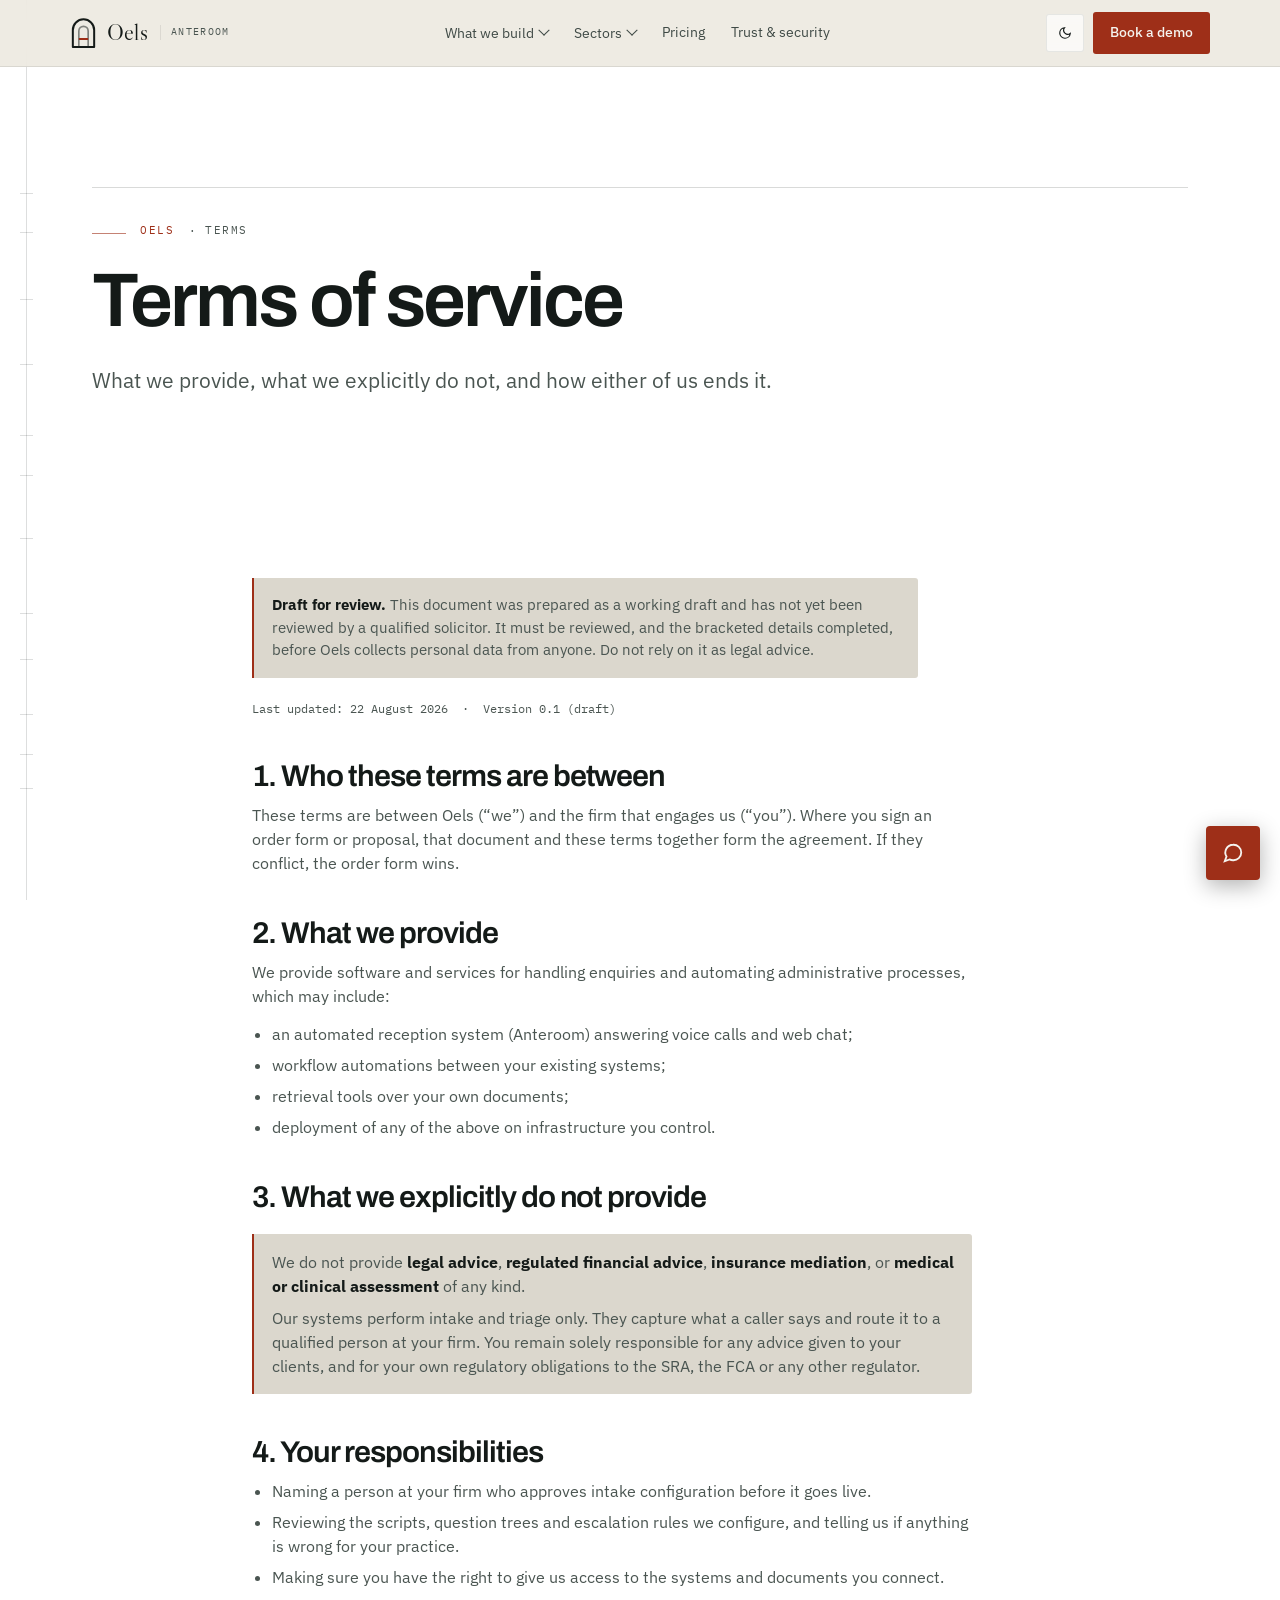
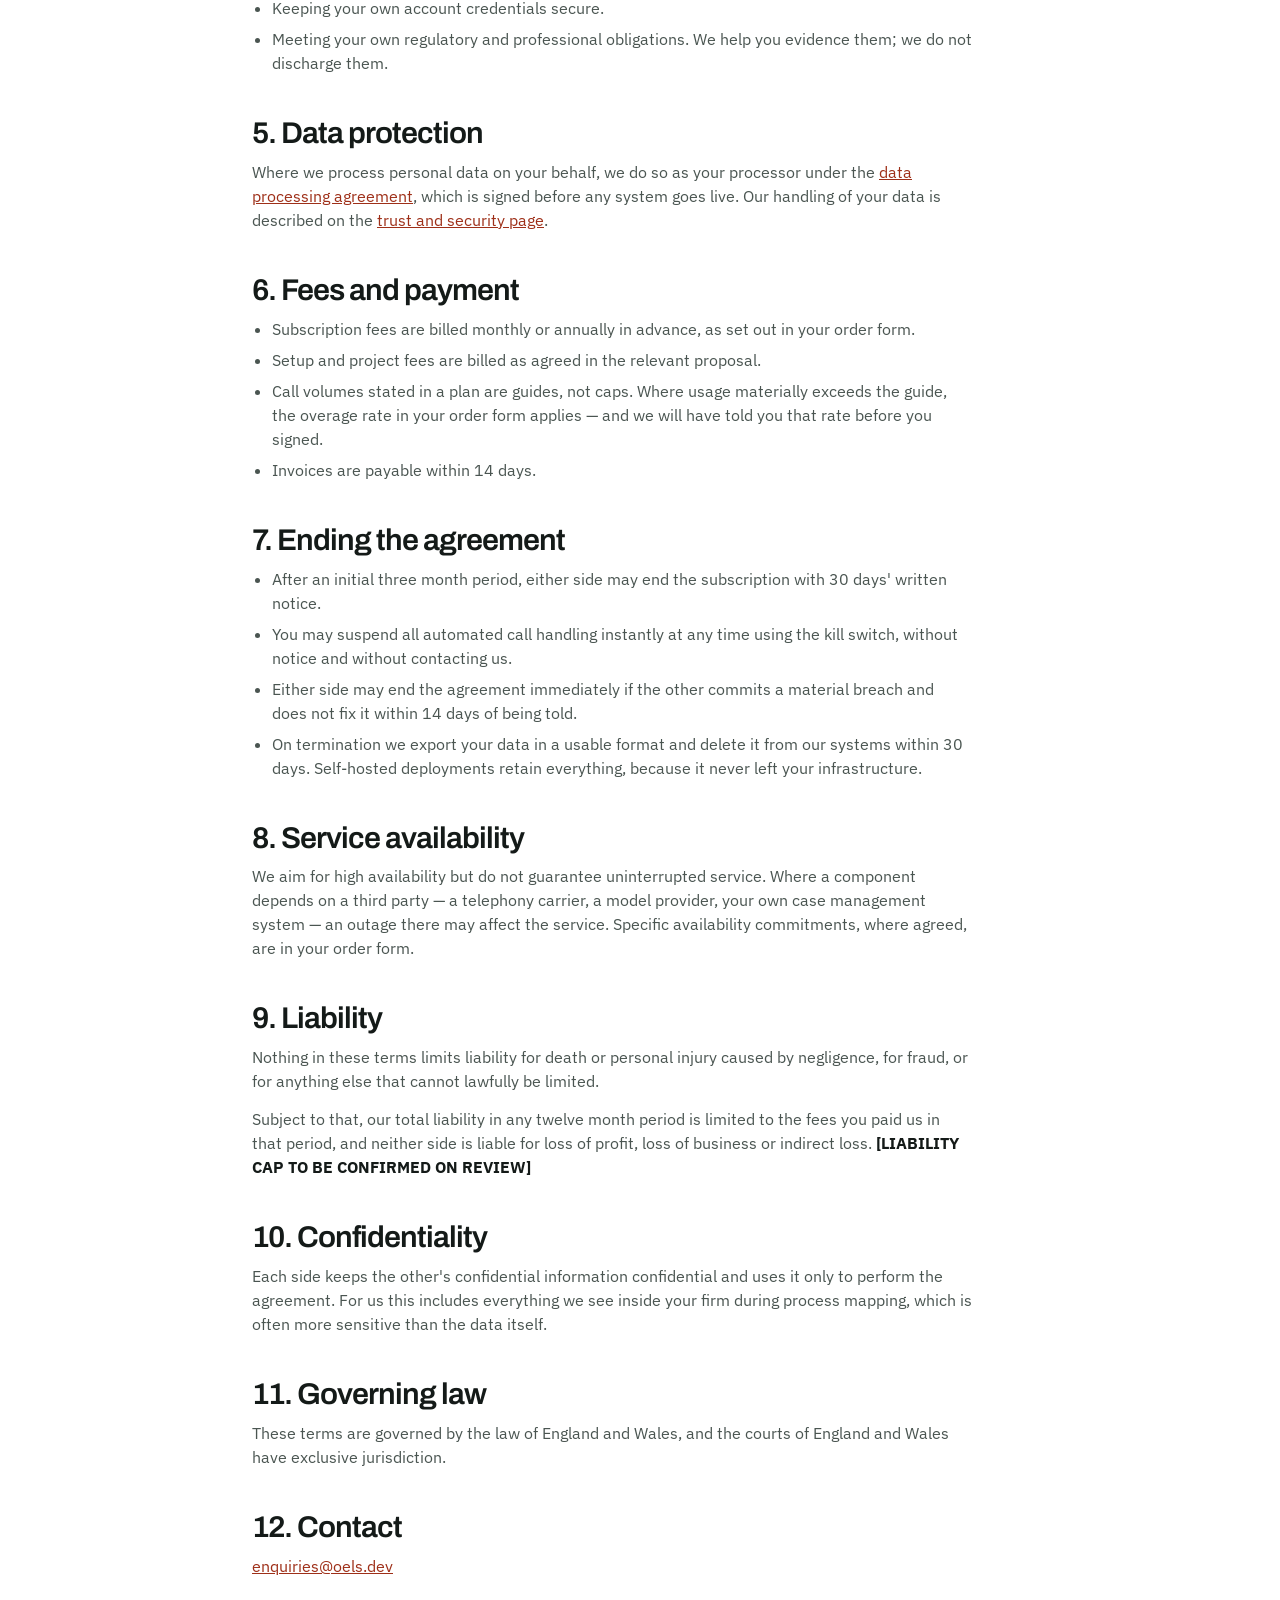
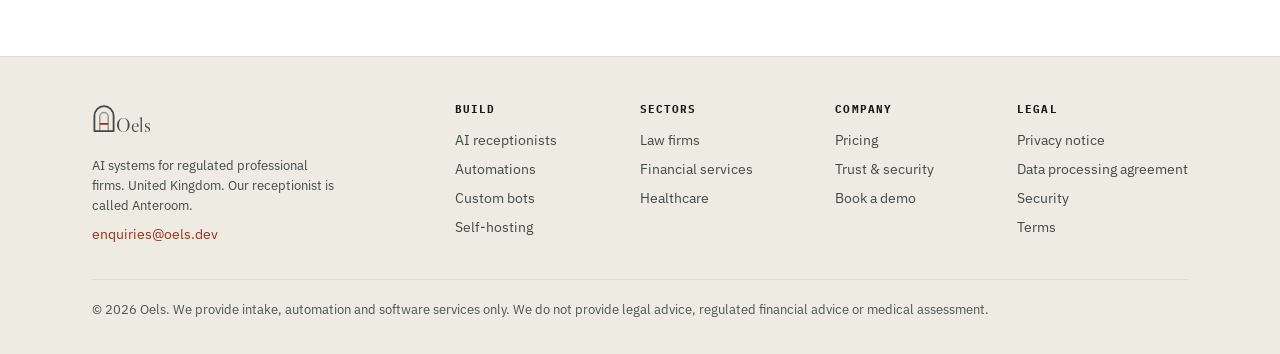
<file: terms.html>
<!DOCTYPE html>
<html lang="en-GB" data-theme="dark">
<head>
<meta charset="utf-8">
<meta name="viewport" content="width=device-width, initial-scale=1">
<title>Terms of service | Oels</title>
<meta name="description" content="The terms on which Oels provides intake, automation and software services, what we provide, what we do not, and how either side ends the arrangement.">
<link rel="preconnect" href="https://fonts.googleapis.com">
<link rel="preconnect" href="https://fonts.gstatic.com" crossorigin>
<link href="https://fonts.googleapis.com/css2?family=Archivo:wght@500;600;700&family=Libre+Caslon+Display&family=IBM+Plex+Sans:wght@400;500;600&family=IBM+Plex+Mono:wght@400;500&display=swap" rel="stylesheet">
<link rel="stylesheet" href="assets/oels.css">
</head>
<body>
<a class="skip" href="#main">Skip to content</a>

<svg width="0" height="0" style="position:absolute" aria-hidden="true"><defs>
<pattern id="mashp" width="44" height="44" patternUnits="userSpaceOnUse">
<g stroke="var(--accent)" stroke-width="1" fill="none">
<path d="M22 2 L42 22 L22 42 L2 22 Z"/><path d="M22 10 L34 22 L22 34 L10 22 Z"/><path d="M0 0 L44 44 M44 0 L0 44"/>
</g></pattern></defs></svg>

<div class="hdr-wrap">
  <div class="wrap hdr">
    <a href="index.html" class="brand" aria-label="Oels home">
      <svg width="27" height="30" viewBox="0 0 32 36" fill="none" aria-hidden="true"><path d="M3.2 34.8V14.4a12.8 12.8 0 0 1 25.6 0v20.4z" stroke="currentColor" stroke-width="2.4" stroke-linejoin="round"/><path d="M10.4 34.8V15.6a5.6 5.6 0 0 1 11.2 0v19.2" stroke="currentColor" stroke-width="2" opacity=".5"/><path d="M10.4 25.2h11.2" stroke="var(--accent)" stroke-width="2.4"/></svg>
      <span class="brand-nm">Oels</span><span class="brand-sub">Anteroom</span>
    </a>
    <nav class="nav" id="nav" data-open="false" aria-label="Main">
      <div class="nav-grp">
        <button class="nav-btn" type="button" aria-expanded="false" aria-controls="pan-b">What we build <i class="nav-car"></i></button>
        <div class="nav-pan" id="pan-b">
          <a class="nav-item" href="ai-receptionists.html"><strong>AI receptionists</strong><span>Anteroom &mdash; voice and web chat</span></a>
          <a class="nav-item" href="automations.html"><strong>Automations</strong><span>The work between your systems</span></a>
          <a class="nav-item" href="custom-bots.html"><strong>Custom and ML bots</strong><span>Trained on your own documents</span></a>
          <a class="nav-item" href="self-hosted.html"><strong>Self-hosted deployment</strong><span>Inside your own network</span></a>
        </div>
      </div>
      <div class="nav-grp">
        <button class="nav-btn" type="button" aria-expanded="false" aria-controls="pan-s">Sectors <i class="nav-car"></i></button>
        <div class="nav-pan" id="pan-s">
          <a class="nav-item" href="for-law-firms.html"><strong>Law firms</strong><span>Intake and triage, never advice</span></a>
          <a class="nav-item" href="for-financial-services.html"><strong>Financial services</strong><span>Guidance side of the advice boundary</span></a>
          <a class="nav-item" href="for-healthcare.html"><strong>Healthcare</strong><span>Planned &mdash; not a launch claim</span></a>
        </div>
      </div>
      <a class="nav-lnk" href="pricing.html">Pricing</a>
      <a class="nav-lnk" href="trust.html">Trust &amp; security</a>
    </nav>
    <div class="hact">
      <button class="tbtn" type="button" data-theme-toggle aria-label="Switch between light and dark theme">
        <svg width="14" height="14" viewBox="0 0 24 24" fill="none" stroke="currentColor" stroke-width="2" aria-hidden="true"><path d="M21 12.8A9 9 0 1 1 11.2 3a7 7 0 0 0 9.8 9.8z"/></svg>
      </button>
      <a href="index.html#booking" class="btn btn-p btn-sm hdr-cta">Book a demo</a>
      <button class="tbtn burger" type="button" id="burger" aria-expanded="false" aria-controls="nav" aria-label="Open menu">
        <svg width="16" height="16" viewBox="0 0 24 24" fill="none" stroke="currentColor" stroke-width="2" aria-hidden="true"><path d="M3 6h18M3 12h18M3 18h18"/></svg>
      </button>
    </div>
  </div>
</div>

<nav class="margin" id="margin" aria-label="Chapters on this page">
  <span class="margin-rule" aria-hidden="true"></span>
  <span class="margin-prog" aria-hidden="true"></span>
  <span class="margin-break" aria-hidden="true"><i></i><b>intake halted</b></span>
  <div class="margin-marks" id="marginMarks"></div>
</nav>

<main id="main">
<section class="titlepage on-stone">
  <div class="wrap">
    <div class="rulehead"></div>
    <p class="folio"><a href="index.html">Oels</a> <em>· Terms</em></p>
    <h1>Terms of service</h1>
    <p class="standfirst">What we provide, what we explicitly do not, and how either of us ends it.</p>
  </div>
</section>
<section class="sec-s on-stone"><div class="wrap-n"><div class="prose"><div class="note note-warn" style="max-width:74ch">
  <strong>Draft for review.</strong> This document was prepared as a working draft and has not yet been reviewed by a qualified solicitor. It must be reviewed, and the bracketed details completed, before Oels collects personal data from anyone. Do not rely on it as legal advice.
</div>
<p class="mono dim" style="font-size:12px">Last updated: 22 August 2026 &nbsp;·&nbsp; Version 0.1 (draft)</p>

<h2>1. Who these terms are between</h2>
<p>These terms are between Oels (&ldquo;we&rdquo;) and the firm that engages us (&ldquo;you&rdquo;). Where you sign an order form or proposal, that document and these terms together form the agreement. If they conflict, the order form wins.</p>

<h2>2. What we provide</h2>
<p>We provide software and services for handling enquiries and automating administrative processes, which may include:</p>
<ul>
  <li>an automated reception system (Anteroom) answering voice calls and web chat;</li>
  <li>workflow automations between your existing systems;</li>
  <li>retrieval tools over your own documents;</li>
  <li>deployment of any of the above on infrastructure you control.</li>
</ul>

<h2>3. What we explicitly do not provide</h2>
<div class="note note-warn">
  <p style="margin-bottom:8px">We do not provide <strong>legal advice</strong>, <strong>regulated financial advice</strong>, <strong>insurance mediation</strong>, or <strong>medical or clinical assessment</strong> of any kind.</p>
  <p style="margin-bottom:0">Our systems perform intake and triage only. They capture what a caller says and route it to a qualified person at your firm. You remain solely responsible for any advice given to your clients, and for your own regulatory obligations to the SRA, the FCA or any other regulator.</p>
</div>

<h2>4. Your responsibilities</h2>
<ul>
  <li>Naming a person at your firm who approves intake configuration before it goes live.</li>
  <li>Reviewing the scripts, question trees and escalation rules we configure, and telling us if anything is wrong for your practice.</li>
  <li>Making sure you have the right to give us access to the systems and documents you connect.</li>
  <li>Keeping your own account credentials secure.</li>
  <li>Meeting your own regulatory and professional obligations. We help you evidence them; we do not discharge them.</li>
</ul>

<h2>5. Data protection</h2>
<p>Where we process personal data on your behalf, we do so as your processor under the <a href="dpa.html">data processing agreement</a>, which is signed before any system goes live. Our handling of your data is described on the <a href="trust.html">trust and security page</a>.</p>

<h2>6. Fees and payment</h2>
<ul>
  <li>Subscription fees are billed monthly or annually in advance, as set out in your order form.</li>
  <li>Setup and project fees are billed as agreed in the relevant proposal.</li>
  <li>Call volumes stated in a plan are guides, not caps. Where usage materially exceeds the guide, the overage rate in your order form applies &mdash; and we will have told you that rate before you signed.</li>
  <li>Invoices are payable within 14 days.</li>
</ul>

<h2>7. Ending the agreement</h2>
<ul>
  <li>After an initial three month period, either side may end the subscription with 30 days' written notice.</li>
  <li>You may suspend all automated call handling instantly at any time using the kill switch, without notice and without contacting us.</li>
  <li>Either side may end the agreement immediately if the other commits a material breach and does not fix it within 14 days of being told.</li>
  <li>On termination we export your data in a usable format and delete it from our systems within 30 days. Self-hosted deployments retain everything, because it never left your infrastructure.</li>
</ul>

<h2>8. Service availability</h2>
<p>We aim for high availability but do not guarantee uninterrupted service. Where a component depends on a third party &mdash; a telephony carrier, a model provider, your own case management system &mdash; an outage there may affect the service. Specific availability commitments, where agreed, are in your order form.</p>

<h2>9. Liability</h2>
<p>Nothing in these terms limits liability for death or personal injury caused by negligence, for fraud, or for anything else that cannot lawfully be limited.</p>
<p>Subject to that, our total liability in any twelve month period is limited to the fees you paid us in that period, and neither side is liable for loss of profit, loss of business or indirect loss. <strong>[LIABILITY CAP TO BE CONFIRMED ON REVIEW]</strong></p>

<h2>10. Confidentiality</h2>
<p>Each side keeps the other's confidential information confidential and uses it only to perform the agreement. For us this includes everything we see inside your firm during process mapping, which is often more sensitive than the data itself.</p>

<h2>11. Governing law</h2>
<p>These terms are governed by the law of England and Wales, and the courts of England and Wales have exclusive jurisdiction.</p>

<h2>12. Contact</h2>
<p><a href="mailto:enquiries@oels.dev">enquiries@oels.dev</a></p>
</div></div></section></main>

<footer class="ft">
  <div class="wrap">
    <div class="fg">
      <div style="max-width:280px">
        <a href="index.html" class="brand" style="margin-bottom:11px">
          <svg width="24" height="27" viewBox="0 0 32 36" fill="none" aria-hidden="true"><path d="M3.2 34.8V14.4a12.8 12.8 0 0 1 25.6 0v20.4z" stroke="currentColor" stroke-width="2.4" stroke-linejoin="round"/><path d="M10.4 34.8V15.6a5.6 5.6 0 0 1 11.2 0v19.2" stroke="currentColor" stroke-width="2" opacity=".5"/><path d="M10.4 25.2h11.2" stroke="var(--accent)" stroke-width="2.4"/></svg><span class="brand-nm" style="font-size:20px">Oels</span>
        </a>
        <p class="dim" style="font-size:13px">AI systems for regulated professional firms. United Kingdom. Our receptionist is called Anteroom.</p>
        <p style="margin-top:8px"><a href="mailto:enquiries@oels.dev" style="color:var(--accent-text);padding:0">enquiries@oels.dev</a></p>
      </div>
      <div class="fc"><strong>Build</strong>
        <a href="ai-receptionists.html">AI receptionists</a><a href="automations.html">Automations</a><a href="custom-bots.html">Custom bots</a><a href="self-hosted.html">Self-hosting</a></div>
      <div class="fc"><strong>Sectors</strong>
        <a href="for-law-firms.html">Law firms</a><a href="for-financial-services.html">Financial services</a><a href="for-healthcare.html">Healthcare</a></div>
      <div class="fc"><strong>Company</strong>
        <a href="pricing.html">Pricing</a><a href="trust.html">Trust &amp; security</a><a href="index.html#booking">Book a demo</a></div>
      <div class="fc"><strong>Legal</strong>
        <a href="privacy.html">Privacy notice</a><a href="dpa.html">Data processing agreement</a><a href="trust.html">Security</a><a href="terms.html">Terms</a></div>
    </div>
    <p class="flegal">&copy; 2026 Oels. We provide intake, automation and software services only. We do not provide legal advice, regulated financial advice or medical assessment.</p>
  </div>
</footer>

<button class="chatbtn" type="button" id="chatBtn" aria-expanded="false" aria-label="Open chat">
  <svg width="22" height="22" viewBox="0 0 24 24" fill="none" stroke="var(--on-accent)" stroke-width="2" stroke-linecap="round" aria-hidden="true"><path d="M21 11.5a8.4 8.4 0 0 1-9 8.4 8.5 8.5 0 0 1-3.8-.9L3 21l1.9-5.2A8.4 8.4 0 0 1 12 3a8.4 8.4 0 0 1 9 8.5z"/></svg>
</button>
<div class="chatwin" id="chatWin" role="dialog" aria-label="Anteroom chat">
  <div class="chh"><span class="dot pulse"></span><div><strong>Anteroom</strong><small>Automated assistant</small></div></div>
  <div class="chb" id="chatBody"></div>
  <div class="chopts" id="chatOpts"></div>
  <p class="chn">A demonstration of how Anteroom greets and routes an enquiry.</p>
</div>


<script src="assets/config.js"></script>
<script src="assets/oels.js"></script>
</body>
</html>
</file>
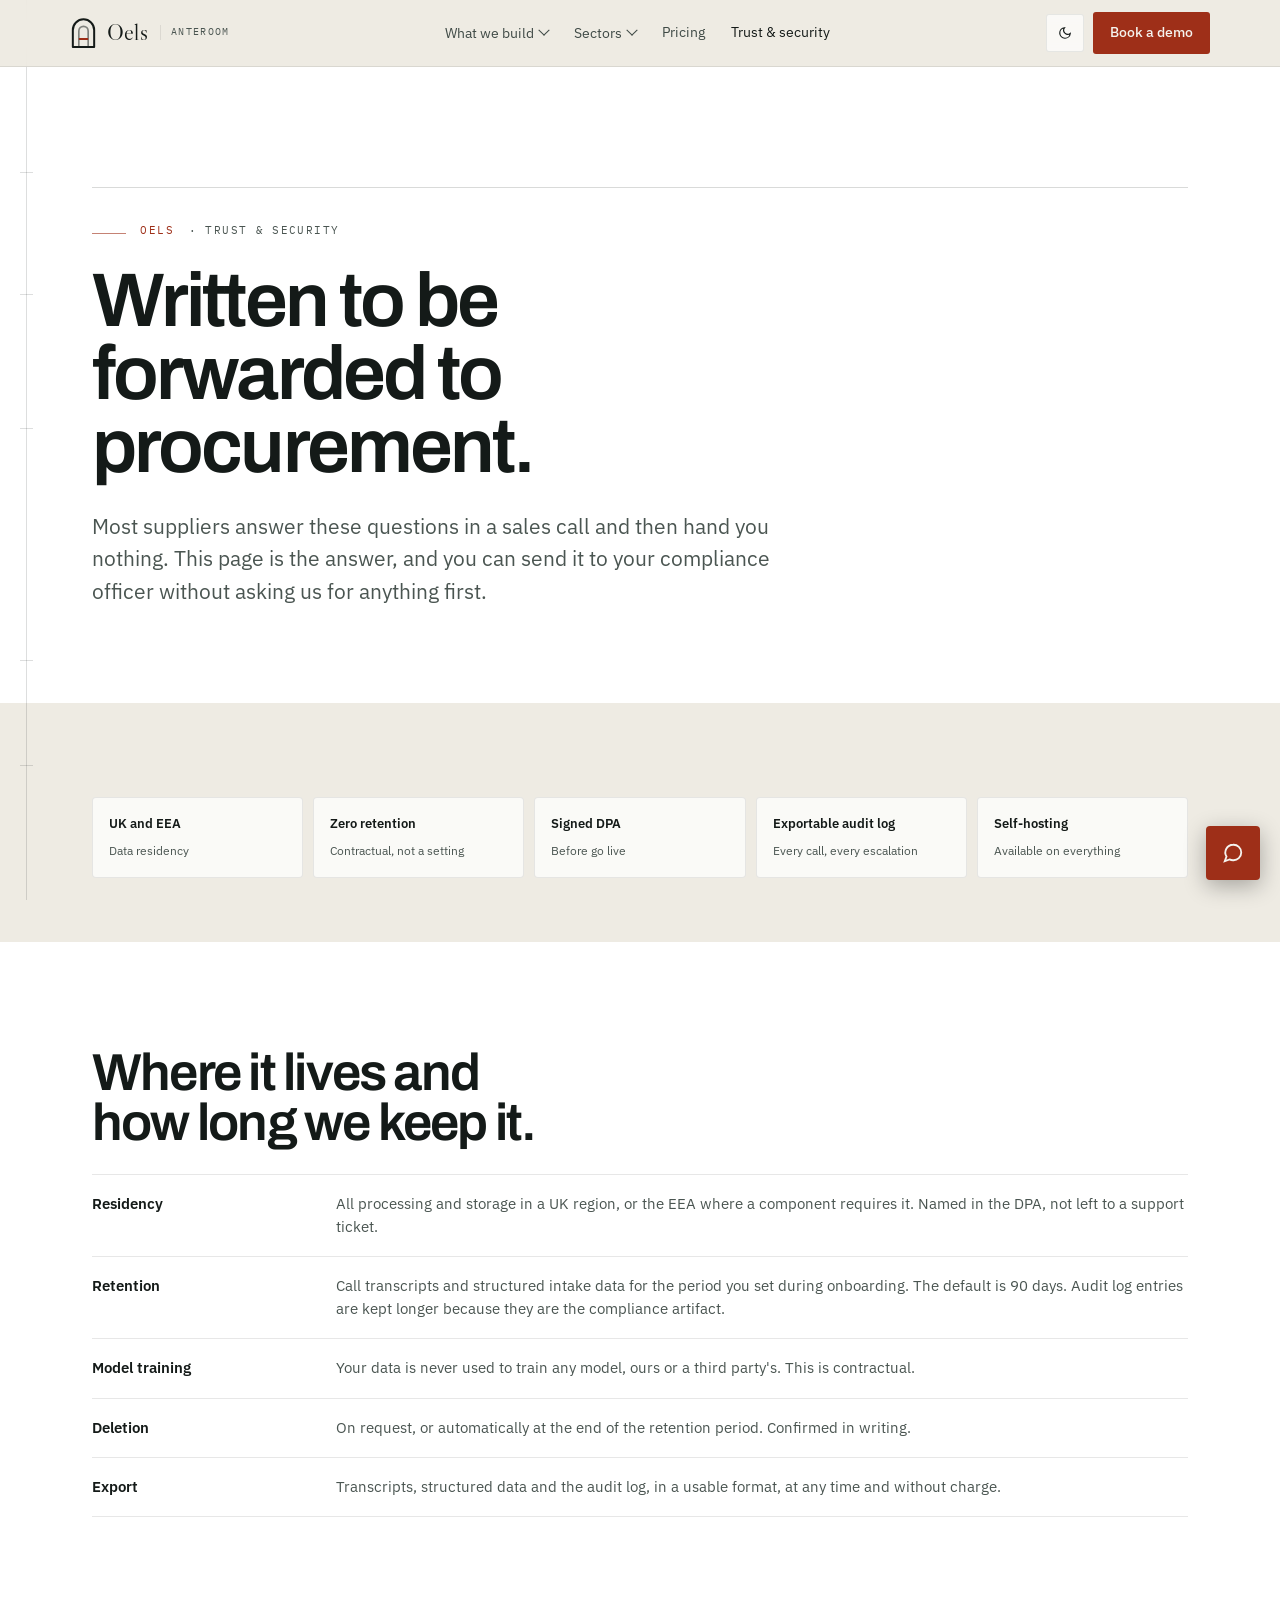
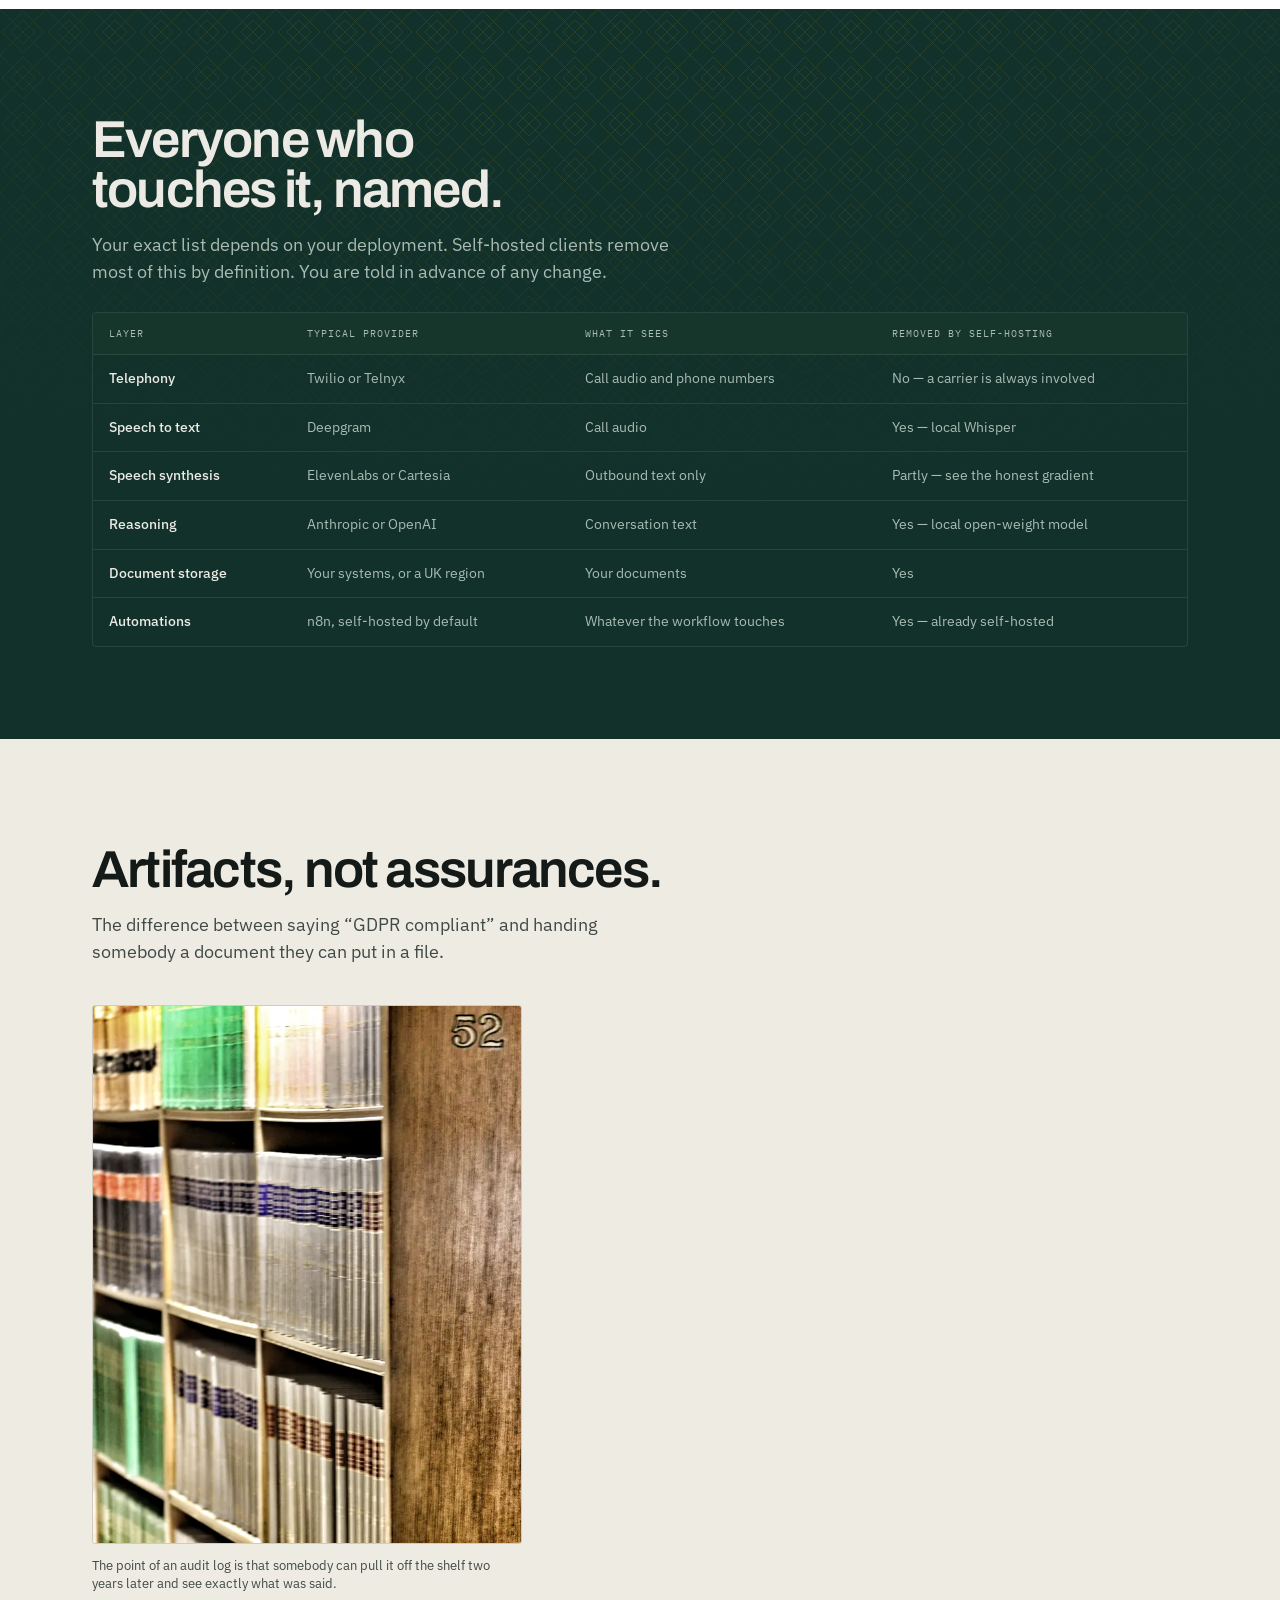
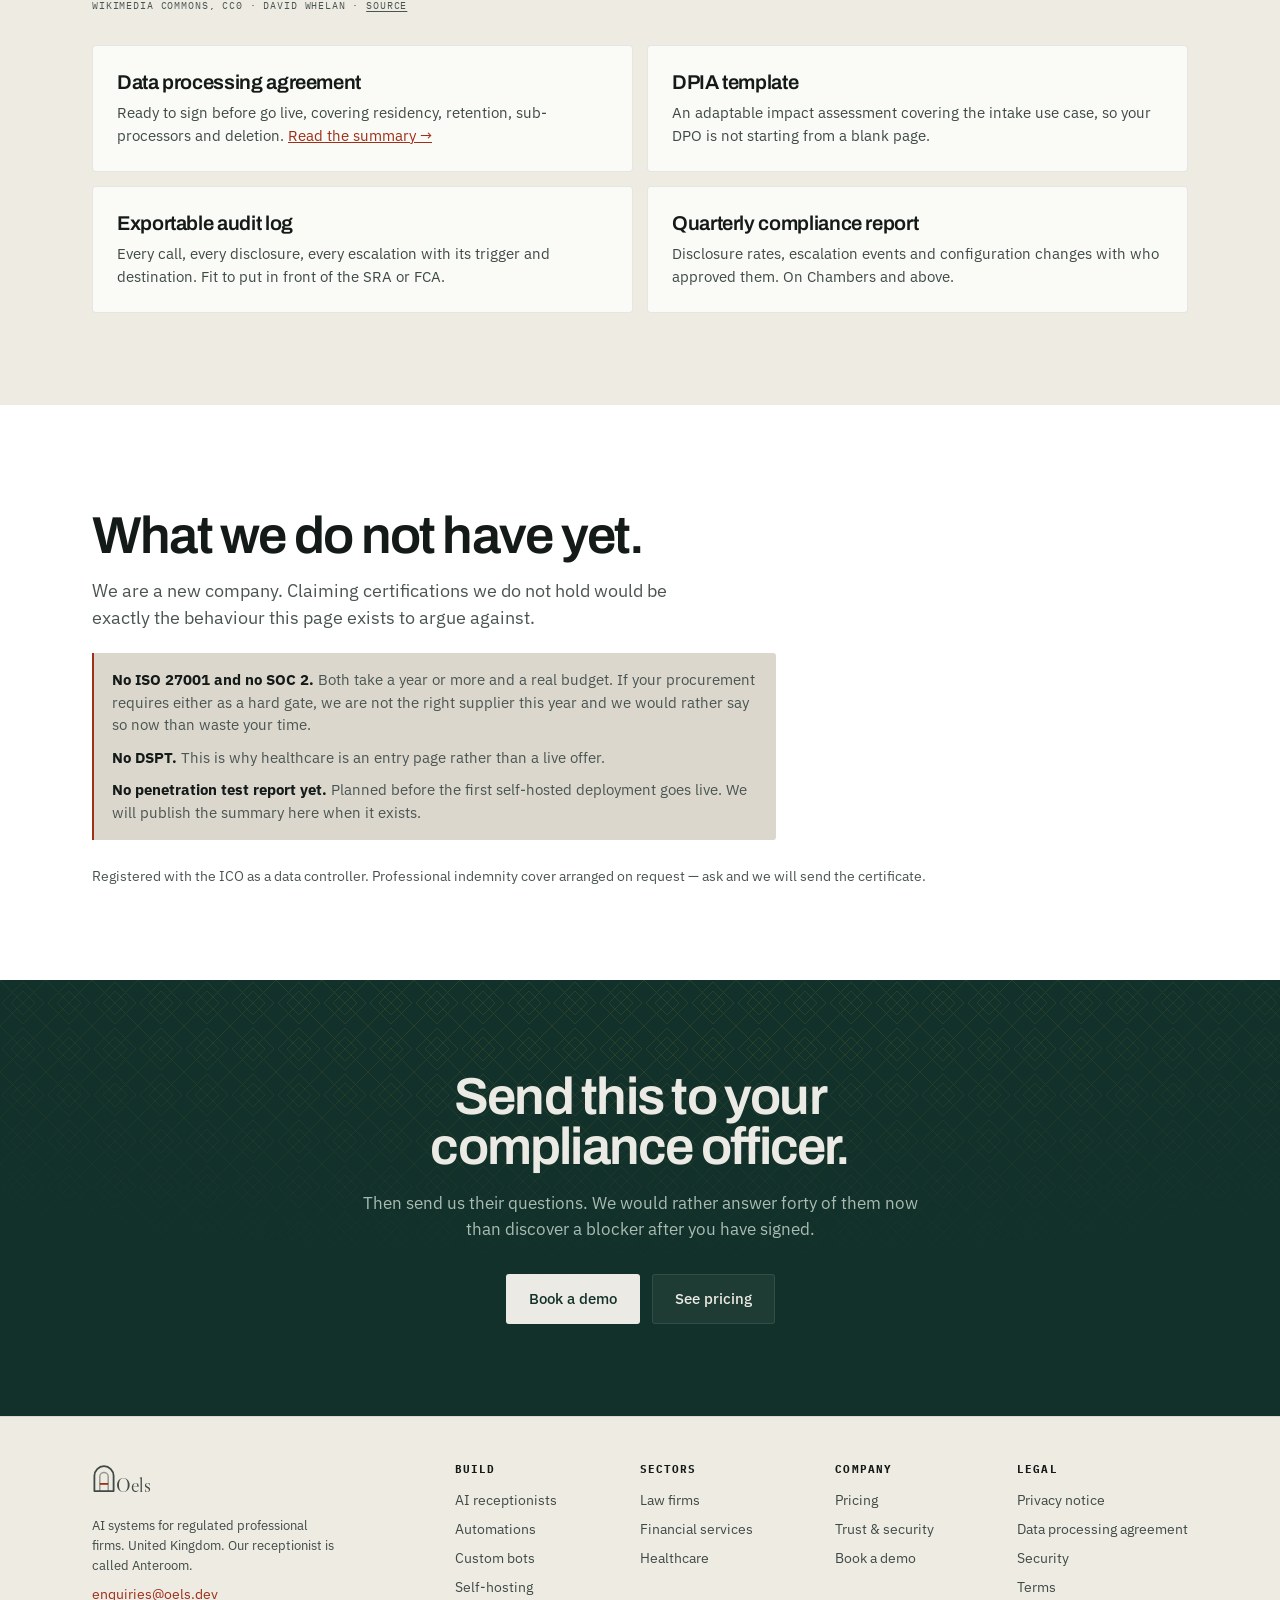
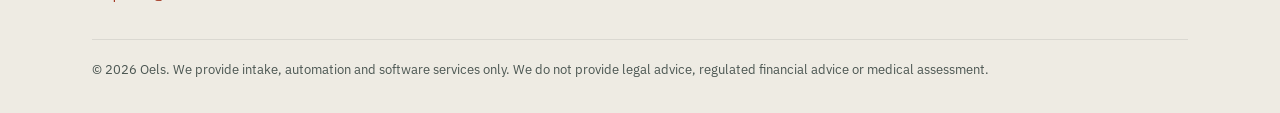
<file: trust.html>
<!DOCTYPE html>
<html lang="en-GB" data-theme="dark">
<head>
<meta charset="utf-8">
<meta name="viewport" content="width=device-width, initial-scale=1">
<title>Trust and security | Oels</title>
<meta name="description" content="Where your data lives, who can reach it, how long we keep it, and what we hand your compliance officer. Written to be forwarded to procurement without editing.">
<link rel="preconnect" href="https://fonts.googleapis.com">
<link rel="preconnect" href="https://fonts.gstatic.com" crossorigin>
<link href="https://fonts.googleapis.com/css2?family=Archivo:wght@500;600;700&family=Libre+Caslon+Display&family=IBM+Plex+Sans:wght@400;500;600&family=IBM+Plex+Mono:wght@400;500&display=swap" rel="stylesheet">
<link rel="stylesheet" href="assets/oels.css">
</head>
<body>
<a class="skip" href="#main">Skip to content</a>

<svg width="0" height="0" style="position:absolute" aria-hidden="true"><defs>
<pattern id="mashp" width="44" height="44" patternUnits="userSpaceOnUse">
<g stroke="var(--accent)" stroke-width="1" fill="none">
<path d="M22 2 L42 22 L22 42 L2 22 Z"/><path d="M22 10 L34 22 L22 34 L10 22 Z"/><path d="M0 0 L44 44 M44 0 L0 44"/>
</g></pattern></defs></svg>

<div class="hdr-wrap">
  <div class="wrap hdr">
    <a href="index.html" class="brand" aria-label="Oels home">
      <svg width="27" height="30" viewBox="0 0 32 36" fill="none" aria-hidden="true"><path d="M3.2 34.8V14.4a12.8 12.8 0 0 1 25.6 0v20.4z" stroke="currentColor" stroke-width="2.4" stroke-linejoin="round"/><path d="M10.4 34.8V15.6a5.6 5.6 0 0 1 11.2 0v19.2" stroke="currentColor" stroke-width="2" opacity=".5"/><path d="M10.4 25.2h11.2" stroke="var(--accent)" stroke-width="2.4"/></svg>
      <span class="brand-nm">Oels</span><span class="brand-sub">Anteroom</span>
    </a>
    <nav class="nav" id="nav" data-open="false" aria-label="Main">
      <div class="nav-grp">
        <button class="nav-btn" type="button" aria-expanded="false" aria-controls="pan-b">What we build <i class="nav-car"></i></button>
        <div class="nav-pan" id="pan-b">
          <a class="nav-item" href="ai-receptionists.html"><strong>AI receptionists</strong><span>Anteroom &mdash; voice and web chat</span></a>
          <a class="nav-item" href="automations.html"><strong>Automations</strong><span>The work between your systems</span></a>
          <a class="nav-item" href="custom-bots.html"><strong>Custom and ML bots</strong><span>Trained on your own documents</span></a>
          <a class="nav-item" href="self-hosted.html"><strong>Self-hosted deployment</strong><span>Inside your own network</span></a>
        </div>
      </div>
      <div class="nav-grp">
        <button class="nav-btn" type="button" aria-expanded="false" aria-controls="pan-s">Sectors <i class="nav-car"></i></button>
        <div class="nav-pan" id="pan-s">
          <a class="nav-item" href="for-law-firms.html"><strong>Law firms</strong><span>Intake and triage, never advice</span></a>
          <a class="nav-item" href="for-financial-services.html"><strong>Financial services</strong><span>Guidance side of the advice boundary</span></a>
          <a class="nav-item" href="for-healthcare.html"><strong>Healthcare</strong><span>Planned &mdash; not a launch claim</span></a>
        </div>
      </div>
      <a class="nav-lnk" href="pricing.html">Pricing</a>
      <a class="nav-lnk" href="trust.html">Trust &amp; security</a>
    </nav>
    <div class="hact">
      <button class="tbtn" type="button" data-theme-toggle aria-label="Switch between light and dark theme">
        <svg width="14" height="14" viewBox="0 0 24 24" fill="none" stroke="currentColor" stroke-width="2" aria-hidden="true"><path d="M21 12.8A9 9 0 1 1 11.2 3a7 7 0 0 0 9.8 9.8z"/></svg>
      </button>
      <a href="index.html#booking" class="btn btn-p btn-sm hdr-cta">Book a demo</a>
      <button class="tbtn burger" type="button" id="burger" aria-expanded="false" aria-controls="nav" aria-label="Open menu">
        <svg width="16" height="16" viewBox="0 0 24 24" fill="none" stroke="currentColor" stroke-width="2" aria-hidden="true"><path d="M3 6h18M3 12h18M3 18h18"/></svg>
      </button>
    </div>
  </div>
</div>

<nav class="margin" id="margin" aria-label="Chapters on this page">
  <span class="margin-rule" aria-hidden="true"></span>
  <span class="margin-prog" aria-hidden="true"></span>
  <span class="margin-break" aria-hidden="true"><i></i><b>intake halted</b></span>
  <div class="margin-marks" id="marginMarks"></div>
</nav>

<main id="main">
<section class="titlepage on-stone">
  <div class="wrap">
    <div class="rulehead"></div>
    <p class="folio"><a href="index.html">Oels</a> <em>· Trust &amp; security</em></p>
    <h1>Written to be forwarded to procurement.</h1>
    <p class="standfirst">Most suppliers answer these questions in a sales call and then hand you nothing. This page is the answer, and you can send it to your compliance officer without asking us for anything first.</p>
  </div>
</section>

<section class="sec-s on-ink">
  <div class="wrap">
    <div class="strip">
      <div><strong>UK and EEA</strong><span>Data residency</span></div>
      <div><strong>Zero retention</strong><span>Contractual, not a setting</span></div>
      <div><strong>Signed DPA</strong><span>Before go live</span></div>
      <div><strong>Exportable audit log</strong><span>Every call, every escalation</span></div>
      <div><strong>Self-hosting</strong><span>Available on everything</span></div>
    </div>
  </div>
</section>

<section class="sec on-stone">
  <div class="wrap">
    <div class="sec-head rv">
            <h2>Where it lives and how long we keep it.</h2>
    </div>
    <dl class="speclist">
      <div class="spec"><dt>Residency</dt><dd>All processing and storage in a UK region, or the EEA where a component requires it. Named in the DPA, not left to a support ticket.</dd></div>
      <div class="spec"><dt>Retention</dt><dd>Call transcripts and structured intake data for the period you set during onboarding. The default is 90 days. Audit log entries are kept longer because they are the compliance artifact.</dd></div>
      <div class="spec"><dt>Model training</dt><dd>Your data is never used to train any model, ours or a third party's. This is contractual.</dd></div>
      <div class="spec"><dt>Deletion</dt><dd>On request, or automatically at the end of the retention period. Confirmed in writing.</dd></div>
      <div class="spec"><dt>Export</dt><dd>Transcripts, structured data and the audit log, in a usable format, at any time and without charge.</dd></div>
    </dl>
  </div>
</section>

<section class="sec on-deep">
  <div class="wrap">
    <div class="sec-head rv">
            <h2>Everyone who touches it, named.</h2>
      <p>Your exact list depends on your deployment. Self-hosted clients remove most of this by definition. You are told in advance of any change.</p>
    </div>
    <div class="tbl-wrap">
      <table class="tbl">
        <tr><th>Layer</th><th>Typical provider</th><th>What it sees</th><th>Removed by self-hosting</th></tr>
        <tr><td>Telephony</td><td>Twilio or Telnyx</td><td>Call audio and phone numbers</td><td>No &mdash; a carrier is always involved</td></tr>
        <tr><td>Speech to text</td><td>Deepgram</td><td>Call audio</td><td>Yes &mdash; local Whisper</td></tr>
        <tr><td>Speech synthesis</td><td>ElevenLabs or Cartesia</td><td>Outbound text only</td><td>Partly &mdash; see the honest gradient</td></tr>
        <tr><td>Reasoning</td><td>Anthropic or OpenAI</td><td>Conversation text</td><td>Yes &mdash; local open-weight model</td></tr>
        <tr><td>Document storage</td><td>Your systems, or a UK region</td><td>Your documents</td><td>Yes</td></tr>
        <tr><td>Automations</td><td>n8n, self-hosted by default</td><td>Whatever the workflow touches</td><td>Yes &mdash; already self-hosted</td></tr>
      </table>
    </div>
  </div>
</section>

<section class="sec on-ink">
  <div class="wrap">
    <div class="sec-head rv">
            <h2>Artifacts, not assurances.</h2>
      <p>The difference between saying &ldquo;GDPR compliant&rdquo; and handing somebody a document they can put in a file.</p>
    </div>
    <figure class="fig fig-inset">
      <img src="assets/img/law-books.webp" width="660" height="827" loading="lazy" decoding="async" alt="Bound law reports packed on a shelf, spines lettered and numbered.">
      <figcaption>The point of an audit log is that somebody can pull it off the shelf two years later and see exactly what was said.<span class="credit">Wikimedia Commons, CC0 &middot; David Whelan &middot; <a href="https://commons.wikimedia.org/wiki/File:Canadian_law_books_on_shelf_(31089552820).jpg" rel="noopener">source</a></span></figcaption>
    </figure>

    <div class="cards2">
      <div class="card rv"><h3>Data processing agreement</h3><p>Ready to sign before go live, covering residency, retention, sub-processors and deletion. <a href="dpa.html" style="color:var(--accent-text)">Read the summary →</a></p></div>
      <div class="card rv"><h3>DPIA template</h3><p>An adaptable impact assessment covering the intake use case, so your DPO is not starting from a blank page.</p></div>
      <div class="card rv"><h3>Exportable audit log</h3><p>Every call, every disclosure, every escalation with its trigger and destination. Fit to put in front of the SRA or FCA.</p></div>
      <div class="card rv"><h3>Quarterly compliance report</h3><p>Disclosure rates, escalation events and configuration changes with who approved them. On Chambers and above.</p></div>
    </div>
  </div>
</section>

<section class="sec on-stone">
  <div class="wrap">
    <div class="sec-head rv">
            <h2>What we do not have yet.</h2>
      <p>We are a new company. Claiming certifications we do not hold would be exactly the behaviour this page exists to argue against.</p>
    </div>
    <div class="note note-warn" style="max-width:76ch">
      <p style="margin-bottom:10px"><strong>No ISO 27001 and no SOC 2.</strong> Both take a year or more and a real budget. If your procurement requires either as a hard gate, we are not the right supplier this year and we would rather say so now than waste your time.</p>
      <p style="margin-bottom:10px"><strong>No DSPT.</strong> This is why healthcare is an entry page rather than a live offer.</p>
      <p style="margin-bottom:0"><strong>No penetration test report yet.</strong> Planned before the first self-hosted deployment goes live. We will publish the summary here when it exists.</p>
    </div>
    <p class="dim mt-m" style="font-size:14px">Registered with the ICO as a data controller. Professional indemnity cover arranged on request &mdash; ask and we will send the certificate.</p>
  </div>
</section>
<section class="sec on-deep">
  <div class="wrap center">
    <h2 style="max-width:20ch;margin:0 auto">Send this to your compliance officer.</h2>
    <p class="dim" style="max-width:56ch;margin:18px auto 0;font-size:17px">Then send us their questions. We would rather answer forty of them now than discover a blocker after you have signed.</p>
    <div class="hcta">
      <a href="index.html#booking" class="btn btn-p">Book a demo</a>
      <a href="pricing.html" class="btn btn-s">See pricing</a>
    </div>
  </div>
</section>
</main>

<footer class="ft">
  <div class="wrap">
    <div class="fg">
      <div style="max-width:280px">
        <a href="index.html" class="brand" style="margin-bottom:11px">
          <svg width="24" height="27" viewBox="0 0 32 36" fill="none" aria-hidden="true"><path d="M3.2 34.8V14.4a12.8 12.8 0 0 1 25.6 0v20.4z" stroke="currentColor" stroke-width="2.4" stroke-linejoin="round"/><path d="M10.4 34.8V15.6a5.6 5.6 0 0 1 11.2 0v19.2" stroke="currentColor" stroke-width="2" opacity=".5"/><path d="M10.4 25.2h11.2" stroke="var(--accent)" stroke-width="2.4"/></svg><span class="brand-nm" style="font-size:20px">Oels</span>
        </a>
        <p class="dim" style="font-size:13px">AI systems for regulated professional firms. United Kingdom. Our receptionist is called Anteroom.</p>
        <p style="margin-top:8px"><a href="mailto:enquiries@oels.dev" style="color:var(--accent-text);padding:0">enquiries@oels.dev</a></p>
      </div>
      <div class="fc"><strong>Build</strong>
        <a href="ai-receptionists.html">AI receptionists</a><a href="automations.html">Automations</a><a href="custom-bots.html">Custom bots</a><a href="self-hosted.html">Self-hosting</a></div>
      <div class="fc"><strong>Sectors</strong>
        <a href="for-law-firms.html">Law firms</a><a href="for-financial-services.html">Financial services</a><a href="for-healthcare.html">Healthcare</a></div>
      <div class="fc"><strong>Company</strong>
        <a href="pricing.html">Pricing</a><a href="trust.html">Trust &amp; security</a><a href="index.html#booking">Book a demo</a></div>
      <div class="fc"><strong>Legal</strong>
        <a href="privacy.html">Privacy notice</a><a href="dpa.html">Data processing agreement</a><a href="trust.html">Security</a><a href="terms.html">Terms</a></div>
    </div>
    <p class="flegal">&copy; 2026 Oels. We provide intake, automation and software services only. We do not provide legal advice, regulated financial advice or medical assessment.</p>
  </div>
</footer>

<button class="chatbtn" type="button" id="chatBtn" aria-expanded="false" aria-label="Open chat">
  <svg width="22" height="22" viewBox="0 0 24 24" fill="none" stroke="var(--on-accent)" stroke-width="2" stroke-linecap="round" aria-hidden="true"><path d="M21 11.5a8.4 8.4 0 0 1-9 8.4 8.5 8.5 0 0 1-3.8-.9L3 21l1.9-5.2A8.4 8.4 0 0 1 12 3a8.4 8.4 0 0 1 9 8.5z"/></svg>
</button>
<div class="chatwin" id="chatWin" role="dialog" aria-label="Anteroom chat">
  <div class="chh"><span class="dot pulse"></span><div><strong>Anteroom</strong><small>Automated assistant</small></div></div>
  <div class="chb" id="chatBody"></div>
  <div class="chopts" id="chatOpts"></div>
  <p class="chn">A demonstration of how Anteroom greets and routes an enquiry.</p>
</div>


<script src="assets/config.js"></script>
<script src="assets/oels.js"></script>
</body>
</html>
</file>
<file: assets/oels.css>
/* ============================================================
   Oels — shared stylesheet
   Company: Oels.  Product: Anteroom.
   Brand tokens are locked (see brand.html). Change values here,
   never inline, or light and dark will drift apart.
   ============================================================ */

/* ---------- 1. Tokens — brand v4 "Rubrication", v5 surface treatment ----------
   Palette is locked (see brand.html). Surfaces are translucent rather than
   solid fills: a tint over the ground reads as depth without inventing a
   second colour, and it is what separates a modern dark UI from a flat one.  */
:root[data-theme="dark"]{
  --bg:#0A0F0E;--bg2:#0D1413;--deep:#12312A;
  /* translucent, so anything behind a panel still reads through it */
  --surface:rgba(236,234,228,.035);--surface2:rgba(236,234,228,.065);
  --surface-solid:#111917;
  --ink:#ECEAE4;--dim:#9AABA5;--faint:#849690;
  --accent:#E9674D;--accent2:#F07D65;--accent-text:#E9674D;
  --on-accent:#0A0F0E;
  --line:rgba(236,234,228,.10);--line2:rgba(236,234,228,.07);
  --alert:#E9674D;--alert-ink:#E9674D;
  --ok:#6FB894;--warn-text:#E8A87C;
  --leaf:#C9A227;
  --paper-bg:#E4E1D9;--paper-ink:#141A18;--paper-faint:#4A5551;--paper-rule:rgba(20,26,24,.13);
  --paper-accent:#9E2F18;
}
:root[data-theme="light"]{
  --bg:#EEEBE3;--bg2:#E4E1D9;--deep:#12312A;
  --surface:rgba(255,255,255,.72);--surface2:rgba(255,255,255,.94);
  --surface-solid:#FFFFFF;
  --ink:#141A18;--dim:#3F4A46;--faint:#4A5551;
  --accent:#9E2F18;--accent2:#8A2814;--accent-text:#9E2F18;
  --on-accent:#F5F3EE;
  --line:rgba(20,26,24,.14);--line2:rgba(20,26,24,.09);
  --alert:#9E2F18;--alert-ink:#9E2F18;
  --ok:#2F6B4C;--warn-text:#8A3417;
  --leaf:#8A6F18;
  --paper-bg:#FFFFFF;--paper-ink:#141A18;--paper-faint:#4A5551;--paper-rule:rgba(20,26,24,.11);
  --paper-accent:#9E2F18;
}

/* Deep-green institutional band. Re-declares tokens locally so children inherit
   dark-appropriate values in BOTH themes. Brand rule: rubric never appears on
   green (3.71:1), so the accent role here is carried by bone and leaf. */
.on-deep{
  background:var(--deep);color:#ECEAE4;
  --ink:#ECEAE4;--dim:#A9BBB3;--faint:#A9BBB3;
  --surface:rgba(236,234,228,.055);--surface2:rgba(236,234,228,.09);
  --surface-solid:#16352B;--bg2:#16352B;
  --accent:#ECEAE4;--accent2:#FFFFFF;--accent-text:#ECEAE4;--on-accent:#12312A;
  --line:rgba(236,234,228,.16);--line2:rgba(236,234,228,.10);
  --ok:#6FB894;--warn-text:#E8A87C;
}

/* ---------- 1a. Chapter grounds ----------
   Chaptered editorial hard-cuts between grounds; it never interpolates. Each
   ground restates `color` as well as the tokens, because `color` inherits as a
   computed value: redefining --ink on a subtree does not re-ink text whose
   colour already resolved on <body>. */
.on-stone{
  background:var(--paper-bg);color:var(--paper-ink);
  --ink:var(--paper-ink);--dim:var(--paper-faint);--faint:var(--paper-faint);
  --bg:var(--paper-bg);--bg2:#DBD7CD;
  --surface:rgba(20,26,24,.035);--surface2:rgba(20,26,24,.06);--surface-solid:#FFFFFF;
  --accent:var(--paper-accent);--accent2:#8A2814;--accent-text:var(--paper-accent);
  --on-accent:#F5F3EE;
  --line:rgba(20,26,24,.16);--line2:rgba(20,26,24,.10);
  --alert:var(--paper-accent);--alert-ink:var(--paper-accent);
  /* semantic colours are keyed to the GROUND, not the theme: stone is
     light in both, so it always takes the light-ground values. */
  --ok:#2F6B4C;--warn-text:#8A3417;
}
.on-ink{
  background:var(--bg);color:var(--ink);
}

/* The mashrabiya, where the brand says it belongs: texture behind the deep
   green band, at 13%. It is the carved screen at a doorway, which filters what
   passes through while letting the person inside see out. Carried as a data URI
   so it costs no request and no decode, which is why it can sit on every page.
   Leaf gold only, never a second pattern beside it. */
.on-deep{position:relative;isolation:isolate}
.on-deep::before{
  content:"";position:absolute;inset:0;z-index:-1;pointer-events:none;
  opacity:.13;
  background-image:url("data:image/svg+xml,%3Csvg xmlns='http://www.w3.org/2000/svg' width='46' height='46'%3E%3Cg stroke='%23C9A227' stroke-width='1' fill='none'%3E%3Cpath d='M23 2 L44 23 L23 44 L2 23 Z'/%3E%3Cpath d='M23 11 L35 23 L23 35 L11 23 Z'/%3E%3Cpath d='M0 0 L46 46 M46 0 L0 46'/%3E%3C/g%3E%3C/svg%3E");
}
/* Fades out at the edges so it reads as texture rather than wallpaper. */
@supports (mask-image: linear-gradient(#000,#000)){
  .on-deep::before{
    -webkit-mask-image:radial-gradient(120% 90% at 50% 0%,#000 20%,transparent 78%);
            mask-image:radial-gradient(120% 90% at 50% 0%,#000 20%,transparent 78%);
  }
}

/* The folio. A chapter number and title in the margin of the page, the way a
   printed feature marks its sections. Not a section counter for decoration:
   these chapters are read in order and the reader is told where they are. */
.folio{
  display:flex;align-items:baseline;gap:14px;margin-bottom:26px;
  font-family:"IBM Plex Mono",monospace;font-size:10.5px;letter-spacing:.16em;
  text-transform:uppercase;color:var(--accent-text);
}
.folio::before{content:"";flex:0 0 34px;height:1px;background:var(--accent);opacity:.6}
.folio em{font-style:normal;color:var(--faint);letter-spacing:.13em}
.folio a{color:inherit;text-decoration:none;border-bottom:1px solid transparent}
.folio a:hover{border-bottom-color:currentColor}

/* Title page: type on the ground, no media above the fold. */
.titlepage{padding:120px 0 96px;position:relative;overflow:hidden}
.titlepage .rulehead{width:100%;height:1px;background:var(--line);margin-bottom:34px}
.titlepage h1{max-width:15ch}
.titlepage .standfirst{
  font-size:clamp(17px,2vw,21px);color:var(--dim);max-width:56ch;margin-top:26px;
}
.titlepage .imprint{
  margin-top:44px;padding-top:20px;border-top:1px solid var(--line2);
  display:flex;gap:28px;flex-wrap:wrap;
  font-family:"IBM Plex Mono",monospace;font-size:10.5px;letter-spacing:.12em;
  text-transform:uppercase;color:var(--faint);
}
@media(max-width:700px){.titlepage{padding:72px 0 64px}}

/* The peak carries the largest span on the page, by a visible margin. */
.sec-peak{padding:140px 0 170px}
@media(max-width:700px){.sec-peak{padding:76px 0 88px}}

/* The silence before the peak. Deliberate, and recorded in BRIEF.md so the
   verification pass can tell it from dead scroll. */
.hold{padding:104px 0;display:grid;place-items:center;text-align:center}
.hold p{
  font-family:"IBM Plex Mono",monospace;font-size:11px;letter-spacing:.2em;
  text-transform:uppercase;color:var(--faint);max-width:34ch;
}
@media(max-width:700px){.hold{padding:64px 0}}
/* The silence inside the peak. A class, never an inline padding: inline styles
   beat the media query below and leave 380px of dead space on a phone. */
.hold-peak{padding:200px 0 180px}
@media(max-width:700px){.hold-peak{padding:92px 0 80px}}

/* Photographs. Public-domain and CC0 architecture from Wikimedia Commons, of
   the actual buildings and objects this brand refers to. Never stock: the brief
   bans it and this buyer reads it as filler.
   width/height are set together in CSS, never one of them, because overriding
   only one leaves the other resolving to the attribute's raw pixel value. */
.fig{margin:40px 0 0}
.fig img{
  width:100%;height:auto;display:block;border-radius:3px;
  border:1px solid var(--line);
  filter:saturate(.82) contrast(1.04);
}
.fig figcaption{
  margin-top:12px;font-size:12.5px;line-height:1.5;color:var(--dim);max-width:52ch;
}
.fig .credit{
  display:block;margin-top:6px;font-family:"IBM Plex Mono",monospace;font-size:9.5px;
  letter-spacing:.09em;text-transform:uppercase;color:var(--faint);
}
.fig .credit a{color:inherit;text-underline-offset:2px}

/* Column-width, so a 660px source is never upscaled to fill a 1096px wrap. */
.fig-inset{max-width:430px}

/* A photograph beside the drawing of what it becomes. */
.figpair{display:grid;grid-template-columns:.8fr 1.2fr;gap:26px;align-items:start;margin-top:40px}
.figpair .fig,.figpair .plate{margin-top:0}
.figpair .plate{border-top:0;padding-top:0}
@media(max-width:900px){.figpair{grid-template-columns:1fr;gap:32px}}

/* A wide band, cropped shallow so it reads as a rule rather than a picture. */
.figband{margin-top:44px}
.figband img{
  width:100%;height:210px;object-fit:cover;object-position:center 42%;
  display:block;border-radius:3px;border:1px solid var(--line);
  filter:saturate(.78) contrast(1.05);
}
@media(max-width:700px){.figband img{height:150px}}

/* Drawn plates. Inline SVG, never <img>: these take currentColor and the accent
   token, so one drawing serves stone, ink and green without a second file. */
.plate{margin:40px 0 0;padding-top:26px;border-top:1px solid var(--line)}
.plate svg{width:100%;height:auto;display:block;color:var(--ink)}
.plate figcaption{
  margin-top:16px;font-family:"IBM Plex Mono",monospace;font-size:10.5px;
  letter-spacing:.13em;text-transform:uppercase;color:var(--faint);
  display:flex;gap:14px;align-items:baseline;
}
.plate figcaption b{font-weight:500;color:var(--accent-text);flex-shrink:0}
.plate figcaption span{text-transform:none;letter-spacing:.02em;font-size:12px;line-height:1.5}
@media(max-width:640px){.plate figcaption{flex-direction:column;gap:6px}}

/* Read next. A reader who finishes a service page should have somewhere to go
   that is not the nav bar. Set as a run of rules, not cards. */
.readnext{margin-top:8px;border-top:1px solid var(--line)}
.readnext h2{font-size:11px;font-family:"IBM Plex Mono",monospace;letter-spacing:.16em;
  text-transform:uppercase;color:var(--faint);font-weight:500;margin:20px 0 4px;letter-spacing:.16em}
.readnext ul{list-style:none;margin:0;padding:0}
.readnext li{border-bottom:1px solid var(--line2)}
.readnext a{
  display:grid;grid-template-columns:minmax(0,1fr) auto;align-items:baseline;gap:18px;
  padding:18px 2px;text-decoration:none;color:var(--ink);transition:padding-left .2s,color .2s;
}
.readnext a:hover{padding-left:10px;color:var(--accent-text)}
.readnext a strong{font-size:17px;font-weight:600;letter-spacing:-.015em}
.readnext a span{font-size:13.5px;color:var(--dim);text-align:right}
@media(max-width:640px){
  .readnext a{grid-template-columns:1fr;gap:4px}
  .readnext a span{text-align:left}
}

/* Colophon: the close is a masthead plate, and the ask is a line of running
   text rather than a button island. */
.colophon{border-top:1px solid var(--line);padding-top:34px;margin-top:20px}
.colophon p{font-size:17px;color:var(--dim);max-width:60ch}
.colophon a{color:var(--accent-text);text-underline-offset:3px;text-decoration-thickness:1px}

/* ---------- 1b. The rubric margin — signature element ----------
   A scribe ruled a margin onto the page before writing. This is that rule,
   running the whole publication. Each section stamps a mark as it is passed,
   the marks are navigation, and at the peak the rule breaks.
   Everything here is transform and opacity on two elements. It costs nothing
   per frame, which is why it can be on every page. */
.margin{
  position:fixed;left:0;top:0;bottom:0;width:52px;z-index:60;
  pointer-events:none;display:none;
}
/* Only where it cannot collide with the 1140px content column. */
@media(min-width:1250px){ .margin{display:block} }
@media(prefers-reduced-motion:no-preference){ .margin-prog{transition:transform .12s linear} }

.margin-rule,.margin-prog{
  position:absolute;left:26px;top:0;width:1px;height:100%;transform-origin:top center;
}
.margin-rule{background:var(--line)}
.margin-prog{background:var(--accent);transform:scaleY(var(--mp,0))}

.margin-marks{position:absolute;inset:0;list-style:none;margin:0;padding:0}
.margin-mark{
  position:absolute;left:0;width:52px;height:22px;margin-top:-11px;
  pointer-events:auto;background:none;border:0;padding:0;cursor:pointer;
  display:grid;place-items:center start;
}
/* the tick itself */
.margin-mark::before{
  content:"";position:absolute;left:20px;width:13px;height:1px;
  background:var(--line);transition:background .25s,width .25s,left .25s;
}
.margin-mark[data-passed="true"]::before{background:var(--accent);width:19px;left:17px}
.margin-mark:hover::before,.margin-mark:focus-visible::before{background:var(--accent);width:23px;left:15px}
.margin-mark:focus-visible{outline:2px solid var(--accent);outline-offset:-2px;border-radius:2px}
/* chapter label, only on hover or focus */
.margin-mark span{
  position:absolute;left:44px;white-space:nowrap;
  font-family:"IBM Plex Mono",monospace;font-size:10px;letter-spacing:.12em;
  text-transform:uppercase;color:var(--accent-text);
  opacity:0;transform:translateX(-4px);transition:opacity .2s,transform .2s;
  background:var(--bg);padding:3px 7px;border:1px solid var(--line);border-radius:2px;
}
.margin-mark:hover span,.margin-mark:focus-visible span{opacity:1;transform:none}

/* The break. The rule stops, a gap opens, and the page records why. */
.margin-break{position:absolute;left:0;width:52px;opacity:0;transition:opacity .3s}
.margin.is-broken .margin-break{opacity:1}
.margin.is-broken .margin-prog{
  /* mask a gap into the rule where the break sits */
  -webkit-mask-image:linear-gradient(to bottom,#000 var(--mb-top,50%),transparent var(--mb-top,50%),
                     transparent var(--mb-bot,56%),#000 var(--mb-bot,56%));
          mask-image:linear-gradient(to bottom,#000 var(--mb-top,50%),transparent var(--mb-top,50%),
                     transparent var(--mb-bot,56%),#000 var(--mb-bot,56%));
}
.margin-break i{
  position:absolute;left:20px;width:13px;height:1px;background:var(--accent);
  box-shadow:0 7px 0 var(--accent);
}
.margin-break b{
  position:absolute;left:44px;top:-5px;white-space:nowrap;font-weight:500;
  font-family:"IBM Plex Mono",monospace;font-size:9.5px;letter-spacing:.13em;
  text-transform:uppercase;color:var(--accent-text);
}

/* ---------- 2. Base ---------- */
*{box-sizing:border-box;margin:0;padding:0}
html{scroll-behavior:smooth}
body{
  background:var(--bg);color:var(--ink);
  font-family:"IBM Plex Sans",system-ui,sans-serif;
  line-height:1.55;font-size:16px;overflow-x:hidden;
  transition:background .3s,color .3s;-webkit-font-smoothing:antialiased;
}
.wrap{max-width:1140px;margin:0 auto;padding:0 22px}
.wrap-n{max-width:820px;margin:0 auto;padding:0 22px}

/* Display is Archivo, set large and tight. Tracking tightens as size grows:
   at 66px, default tracking reads loose and dated. Caslon survives as the
   wordmark only, a fixed logotype, which is what keeps the heritage without
   putting a serif on every heading. */
h1,h2,h3,h4{
  font-family:"Archivo","Archivo Fallback",system-ui,sans-serif;
  font-weight:620;letter-spacing:-.032em;line-height:.96;text-wrap:balance;
}
h1{font-size:clamp(40px,6.4vw,76px);letter-spacing:-.038em}
h2{font-size:clamp(30px,4.4vw,52px);letter-spacing:-.034em}
h3{font-size:20px;letter-spacing:-.018em;line-height:1.2}
h4{font-size:15.5px;letter-spacing:-.012em;line-height:1.25}
@media(max-width:700px){h1{font-size:clamp(34px,9vw,44px)}}
p{text-wrap:pretty}
.sec{padding:92px 0;position:relative}
.sec-s{padding:64px 0;position:relative}
.mono{font-family:"IBM Plex Mono",monospace}
.dim{color:var(--dim)}
.serif{font-family:"Libre Caslon Display",Georgia,serif;font-weight:400}
.mt-s{margin-top:14px}.mt-m{margin-top:26px}.mt-l{margin-top:44px}
.center{text-align:center}
.skip{position:absolute;left:-9999px;top:0;z-index:200;padding:12px 18px;background:var(--accent);color:var(--on-accent);border-radius:3px}
.skip:focus{left:12px;top:12px}

.pill{
  display:inline-flex;align-items:center;gap:8px;padding:6px 13px;border-radius:3px;
  border:1px solid var(--line);background:var(--surface);
  font-family:"IBM Plex Mono",monospace;font-size:11px;letter-spacing:.1em;
  text-transform:uppercase;color:var(--accent-text);
}
.dot{width:6px;height:6px;border-radius:50%;background:var(--accent);flex-shrink:0}
.pulse{animation:pl 2s ease-in-out infinite}
@keyframes pl{0%,100%{opacity:1}50%{opacity:.2}}
.tag{
  font-family:"IBM Plex Mono",monospace;font-size:10.5px;letter-spacing:.07em;
  text-transform:uppercase;color:var(--faint);border:1px solid var(--line2);
  padding:4px 9px;border-radius:3px;
}
.tagrow{display:flex;gap:7px;flex-wrap:wrap;margin-top:16px}
/* Status tags. Colours are theme-aware so they hold AA on --surface in both. */
.tag-ok{color:var(--ok);border-color:var(--ok)}
.tag-warn{color:var(--warn-text);border-color:var(--alert)}

.glow{position:absolute;border-radius:50%;filter:blur(110px);pointer-events:none;z-index:0}
.g1{width:620px;height:460px;background:rgba(233,103,77,.10);top:-190px;right:-160px}
.g2{width:520px;height:420px;background:rgba(18,49,42,.55);bottom:-200px;left:-180px}
:root[data-theme="light"] .g1{background:rgba(158,47,24,.07)}
:root[data-theme="light"] .g2{background:rgba(18,49,42,.06)}

/* ---------- 3. Buttons ---------- */
.btn{
  display:inline-flex;align-items:center;justify-content:center;gap:8px;
  font-family:inherit;font-size:15px;font-weight:500;padding:12px 22px;
  border-radius:3px;border:1px solid transparent;cursor:pointer;
  text-decoration:none;transition:background .18s,border-color .18s,transform .18s,color .18s;
}
/* The accent is a background behind dark text, in both themes. */
.btn-p{background:var(--accent);color:var(--on-accent)}
.btn-p:hover{background:var(--accent2);transform:translateY(-1px)}
.btn-s{background:var(--surface);color:var(--ink);border-color:var(--line2)}
.btn-s:hover{border-color:var(--accent);background:var(--surface2)}
.btn-sm{padding:9px 16px;font-size:14px}
.btn-blk{width:100%}
.btn:focus-visible,button:focus-visible,a:focus-visible,
input:focus-visible,select:focus-visible,textarea:focus-visible,
[tabindex]:focus-visible{outline:2px solid var(--accent);outline-offset:2px}
.tbtn{
  width:38px;height:38px;border-radius:3px;border:1px solid var(--line2);
  background:var(--surface);color:var(--ink);cursor:pointer;display:grid;
  place-items:center;transition:border-color .2s;flex-shrink:0;
}
.tbtn:hover{border-color:var(--accent)}

/* ---------- 4. Header + navigation ---------- */
.hdr-wrap{
  position:sticky;top:0;z-index:80;backdrop-filter:blur(14px);
  background:color-mix(in srgb,var(--bg) 88%,transparent);
  border-bottom:1px solid var(--line2);
}
.hdr{display:flex;align-items:center;justify-content:space-between;gap:16px;padding:12px 0}
.brand{display:flex;align-items:center;gap:10px;text-decoration:none;color:var(--ink)}
.brand-nm{font-family:"Libre Caslon Display",Georgia,serif;font-size:23px;letter-spacing:.01em}
.brand-sub{
  font-family:"IBM Plex Mono",monospace;font-size:9.5px;letter-spacing:.14em;
  text-transform:uppercase;color:var(--faint);border-left:1px solid var(--line2);
  padding-left:10px;margin-left:2px;
}
@media(max-width:560px){.brand-sub{display:none}}

.nav{display:flex;align-items:center;gap:4px}
.nav-lnk{
  color:var(--dim);text-decoration:none;font-size:14px;padding:9px 11px;
  border-radius:3px;transition:color .2s,background .2s;display:inline-block;
}
.nav-lnk:hover{color:var(--ink);background:var(--surface)}
.nav-lnk[aria-current="page"]{color:var(--ink)}
.nav-grp{position:relative}
.nav-btn{
  font-family:inherit;font-size:14px;color:var(--dim);background:transparent;
  border:none;cursor:pointer;padding:9px 11px;border-radius:3px;
  display:inline-flex;align-items:center;gap:6px;transition:color .2s,background .2s;
}
.nav-btn:hover{color:var(--ink);background:var(--surface)}
.nav-btn[aria-expanded="true"]{color:var(--ink);background:var(--surface)}
.nav-car{width:8px;height:8px;border-right:1.5px solid currentColor;border-bottom:1.5px solid currentColor;transform:rotate(45deg) translate(-2px,-2px);transition:transform .2s}
.nav-btn[aria-expanded="true"] .nav-car{transform:rotate(-135deg) translate(-3px,-3px)}
.nav-pan{
  position:absolute;top:calc(100% + 8px);left:0;min-width:272px;
  background:var(--surface);border:1px solid var(--line2);border-radius:4px;
  box-shadow:0 16px 44px rgba(0,0,0,.32);padding:7px;display:none;
}
.nav-pan.open{display:block}
.nav-item{display:block;text-decoration:none;padding:10px 12px;border-radius:3px;transition:background .16s}
.nav-item:hover{background:var(--surface2)}
.nav-item strong{display:block;font-size:14px;font-weight:600;color:var(--ink)}
.nav-item span{display:block;font-size:12.5px;color:var(--dim);margin-top:1px;line-height:1.4}
.hact{display:flex;align-items:center;gap:9px}
.burger{display:none}
@media(max-width:1000px){
  .nav{
    position:fixed;inset:57px 0 auto 0;background:var(--bg);
    border-bottom:1px solid var(--line2);flex-direction:column;align-items:stretch;
    gap:0;padding:12px 22px 22px;max-height:calc(100vh - 57px);overflow-y:auto;
  }
  .nav[data-open="false"]{display:none}
  .nav-lnk,.nav-btn{width:100%;text-align:left;padding:13px 10px;font-size:15px}
  .nav-btn{justify-content:space-between}
  .nav-grp{position:static}
  .nav-pan{position:static;box-shadow:none;border:none;background:transparent;padding:0 0 6px 10px;min-width:0}
  .nav-item{padding:11px 10px}
  .burger{display:grid}
  .hdr-cta{display:none}
}

/* ---------- 5. Page hero ---------- */
/* position:relative is load-bearing — it makes .hero the containing block for
   the absolutely-positioned .glow, so overflow:hidden actually clips it. */
.hero{padding:74px 0 66px;text-align:center;overflow:hidden;position:relative}
.hero h1{margin:24px auto 0;max-width:17ch}
.hero-sub{font-size:19px;color:var(--dim);max-width:58ch;margin:22px auto 0}
.hcta{display:flex;gap:12px;justify-content:center;flex-wrap:wrap;margin-top:32px}
.hnote{margin:26px auto 0;font-size:13px;color:var(--faint);font-family:"IBM Plex Mono",monospace;letter-spacing:.03em}
.phero{padding:60px 0 12px;overflow:hidden;position:relative}
.phero h1{margin-top:18px;max-width:20ch;font-size:clamp(34px,4.6vw,54px)}
.phero-sub{font-size:18px;color:var(--dim);max-width:62ch;margin-top:18px}
.crumb{font-family:"IBM Plex Mono",monospace;font-size:11px;letter-spacing:.1em;text-transform:uppercase;color:var(--faint)}
.crumb a{color:var(--faint);text-decoration:none}
.crumb a:hover{color:var(--accent-text)}

/* ---------- 6. Section heading ---------- */
.sec-head{max-width:58ch}
.sec-head h2{margin:14px 0 0}
.sec-head p{margin-top:16px;font-size:17.5px;color:var(--dim);max-width:62ch}

/* ---------- 7. Bento / cards ---------- */
.bento{display:grid;grid-template-columns:repeat(4,1fr);gap:14px;margin-top:44px}
.b{
  grid-column:span 2;background:var(--surface);border:1px solid var(--line2);
  border-radius:4px;padding:28px 26px;transition:border-color .22s,transform .22s;
  position:relative;overflow:hidden;
}
.b:hover{border-color:var(--line);transform:translateY(-2px)}
.b-wide{grid-column:span 4}
.b h3{margin-bottom:7px}
.b p{font-size:14.5px;color:var(--dim);max-width:48ch}
.b-lnk{display:inline-flex;align-items:center;gap:6px;margin-top:16px;font-size:14px;color:var(--accent-text);text-decoration:none;font-weight:500}
.b-lnk:hover{gap:10px}
.ic{
  width:36px;height:36px;border-radius:3px;background:rgba(217,177,115,.13);
  border:1px solid var(--line);display:grid;place-items:center;margin-bottom:16px;
}
.cards3{display:grid;grid-template-columns:repeat(3,1fr);gap:14px;margin-top:32px}
.cards2{display:grid;grid-template-columns:1fr 1fr;gap:14px;margin-top:32px}
.card{background:var(--surface);border:1px solid var(--line2);border-radius:4px;padding:24px}
.card h3{margin-bottom:8px}
.card p{font-size:14.5px;color:var(--dim)}
@media(max-width:900px){
  .bento{grid-template-columns:1fr}.b,.b-wide{grid-column:span 1}
  .cards3,.cards2{grid-template-columns:1fr}
}

/* ---------- 8. Ledger (home signature element) ---------- */
.ledger{
  margin-top:52px;text-align:left;background:var(--paper-bg);color:var(--paper-ink);
  border:1px solid var(--line);border-radius:4px;position:relative;overflow:hidden;
  box-shadow:0 22px 60px rgba(0,0,0,.34);
}
:root[data-theme="light"] .ledger{box-shadow:0 18px 44px rgba(16,31,26,.13)}
.ledger::before{content:"";position:absolute;top:0;bottom:0;left:58px;width:1px;background:var(--alert);opacity:.6;z-index:3}
@media(max-width:640px){.ledger::before{left:44px}}
.lg-head{
  display:flex;justify-content:space-between;align-items:baseline;gap:14px;flex-wrap:wrap;
  padding:15px 22px 13px;border-bottom:1px solid var(--paper-rule);
  position:relative;z-index:4;background:var(--paper-bg);
}
.lg-head b{font-family:"IBM Plex Mono",monospace;font-size:10.5px;letter-spacing:.15em;text-transform:uppercase;font-weight:500;color:var(--paper-ink)}
.lg-ref{font-family:"IBM Plex Mono",monospace;font-size:10.5px;letter-spacing:.09em;color:var(--paper-faint)}
/* Ruled paper: rows paint over the ruling, so it only shows below the last entry. */
.lg-rows{
  position:relative;z-index:2;min-height:274px;
  background-image:repeating-linear-gradient(to bottom,
    transparent 0,transparent 37px,var(--paper-rule) 37px,var(--paper-rule) 38px);
}
.lg-row{
  display:grid;grid-template-columns:58px 1fr;align-items:baseline;
  background:var(--paper-bg);border-bottom:1px solid var(--paper-rule);min-height:38px;
  opacity:0;transform:translateY(3px);animation:lgin .45s ease forwards;
}
@media(max-width:640px){.lg-row{grid-template-columns:44px 1fr}}
@keyframes lgin{to{opacity:1;transform:none}}
.lg-row .tm{font-family:"IBM Plex Mono",monospace;font-size:10.5px;color:var(--paper-faint);padding:11px 0 10px;text-align:center}
.lg-row .en{padding:10px 20px 9px 16px;font-size:14.5px;line-height:1.45}
.lg-act .en{font-family:"IBM Plex Mono",monospace;font-size:11.5px;letter-spacing:.02em;color:var(--paper-faint);text-transform:uppercase}
.lg-flag .en{font-family:"IBM Plex Mono",monospace;font-size:11.5px;letter-spacing:.02em;color:var(--alert-ink);text-transform:uppercase;font-weight:500}
.lg-flag{background:linear-gradient(rgba(194,96,62,.08),rgba(194,96,62,.08)),var(--paper-bg)}
.lg-foot{
  display:flex;justify-content:space-between;align-items:center;gap:14px;flex-wrap:wrap;
  padding:13px 22px;border-top:1px solid var(--paper-rule);position:relative;z-index:4;
  font-family:"IBM Plex Mono",monospace;font-size:10.5px;letter-spacing:.1em;
  text-transform:uppercase;color:var(--paper-faint);background:var(--paper-bg);
}
.caret{display:inline-block;width:7px;height:13px;background:var(--alert);vertical-align:-2px;margin-left:2px;animation:blink 1.1s step-end infinite}
@keyframes blink{50%{opacity:0}}
.segs{display:flex;gap:6px;flex-wrap:wrap;margin-top:18px}
.segs-c{justify-content:center}
.seg{
  font-family:"IBM Plex Mono",monospace;font-size:10.5px;letter-spacing:.1em;
  text-transform:uppercase;padding:12px 16px;border-radius:3px;cursor:pointer;
  background:transparent;border:1px solid var(--line2);color:var(--dim);transition:all .2s;
}
.seg:hover{border-color:var(--accent);color:var(--ink)}
.seg[aria-selected="true"],.seg[aria-pressed="true"]{background:var(--accent);border-color:var(--accent);color:var(--on-accent)}

/* ---------- 9. Transcript terminal ---------- */
.mash{position:absolute;inset:0;width:100%;height:100%;opacity:.1;pointer-events:none}
.term{
  background:var(--bg2);border:1px solid var(--line);border-radius:4px;padding:22px;
  position:relative;overflow:hidden;min-height:330px;
}
.thead{position:relative;z-index:2;display:flex;align-items:center;gap:8px;padding-bottom:13px;margin-bottom:14px;border-bottom:1px solid var(--line)}
.thead span{font-family:"IBM Plex Mono",monospace;font-size:10.5px;letter-spacing:.12em;text-transform:uppercase;color:var(--accent-text)}
.feed{position:relative;z-index:2;font-family:"IBM Plex Mono",monospace;font-size:12px;line-height:1.8}
.ln{display:flex;gap:10px;margin-bottom:8px;opacity:0;transform:translateY(4px);animation:lgin .4s ease forwards}
.ln .t{color:var(--faint);flex-shrink:0}
.ln .m{color:var(--ink)}
.ln-sys .m{color:var(--accent-text)}
.ln-esc .m{color:#E8A87C}
:root[data-theme="light"] .ln-esc .m{color:var(--alert-ink)}

/* Extracted-fields panel (service page) */
.xtract{background:var(--surface);border:1px solid var(--line2);border-radius:4px;padding:20px}
.xrow{display:flex;justify-content:space-between;gap:12px;padding:10px 0;border-bottom:1px solid var(--line2);font-size:13.5px}
.xrow:last-child{border-bottom:none}
.xrow .k{color:var(--dim);font-family:"IBM Plex Mono",monospace;font-size:11px;letter-spacing:.06em;text-transform:uppercase}
.xrow .v{color:var(--ink);font-weight:500;text-align:right}
.xrow .v.pending{color:var(--faint);font-weight:400}

/* ---------- 10. Workflow canvas (automations) ---------- */
.canvas{
  background:var(--bg2);border:1px solid var(--line);border-radius:4px;
  padding:26px 20px;position:relative;overflow-x:auto;
}
.flow{display:flex;align-items:stretch;gap:0;min-width:640px}
.node{
  flex:1;background:var(--surface);border:1px solid var(--line2);border-radius:4px;
  padding:14px 13px;cursor:pointer;transition:border-color .2s,background .2s,transform .2s;
  text-align:left;font-family:inherit;color:var(--ink);position:relative;
}
.node:hover{border-color:var(--accent)}
.node[aria-expanded="true"]{border-color:var(--accent);background:var(--surface2)}
.node.lit{border-color:var(--accent);background:rgba(217,177,115,.14);transform:translateY(-3px)}
.node .nn{font-family:"IBM Plex Mono",monospace;font-size:9.5px;letter-spacing:.1em;text-transform:uppercase;color:var(--faint);display:block;margin-bottom:5px}
.node .nt{font-size:13.5px;font-weight:600;line-height:1.25;display:block}
.node .ns{font-size:11.5px;color:var(--dim);display:block;margin-top:4px}
.wire{width:26px;flex-shrink:0;position:relative;align-self:center;height:2px;background:var(--line2)}
.wire.lit{background:var(--accent)}
.ndetail{
  margin-top:16px;background:var(--surface);border:1px solid var(--line2);
  border-left:2px solid var(--accent);border-radius:3px;padding:16px 18px;font-size:14px;
}
.ndetail .k{font-family:"IBM Plex Mono",monospace;font-size:10px;letter-spacing:.1em;text-transform:uppercase;color:var(--faint);display:block;margin-bottom:6px}
.ndetail p{color:var(--dim);font-size:14px}
.ndetail .sys{margin-top:10px;display:flex;gap:7px;flex-wrap:wrap}
.runres{
  margin-top:16px;border:1px solid var(--ok);border-radius:3px;padding:14px 18px;
  background:rgba(92,158,122,.09);font-size:14px;display:none;
}
.runres.show{display:block}
.runres strong{color:var(--ok)}

/* ---------- 11. Corpus search (custom bots) ---------- */
.corpus{background:var(--surface);border:1px solid var(--line2);border-radius:4px;padding:24px}
.qrow{display:flex;gap:8px;flex-wrap:wrap;margin-bottom:18px}
.qbtn{
  font-size:13px;padding:9px 13px;border-radius:3px;cursor:pointer;background:transparent;
  border:1px solid var(--line2);color:var(--dim);font-family:inherit;transition:all .2s;text-align:left;
}
.qbtn:hover{border-color:var(--accent);color:var(--ink)}
.qbtn[aria-pressed="true"]{border-color:var(--accent);color:var(--ink);background:var(--surface2)}
.answer{border-top:1px solid var(--line2);padding-top:18px;min-height:150px}
.answer .astream{font-size:15px;line-height:1.6}
.cite{
  margin-top:14px;border-left:2px solid var(--accent);padding:10px 14px;
  background:var(--bg2);border-radius:0 3px 3px 0;font-size:13px;color:var(--dim);
}
.cite b{display:block;font-family:"IBM Plex Mono",monospace;font-size:10px;letter-spacing:.1em;text-transform:uppercase;color:var(--accent-text);margin-bottom:4px}
.nocite{border-left-color:var(--alert);color:var(--dim)}
.nocite b{color:var(--alert-ink)}

/* ---------- 12. Architecture toggle (self-hosted) ---------- */
.arch{background:var(--bg2);border:1px solid var(--line);border-radius:4px;padding:26px 22px}
.perim{
  margin-top:20px;border:1.5px dashed var(--accent);border-radius:4px;padding:18px;
  position:relative;transition:all .35s;
}
.perim-lbl{
  position:absolute;top:-9px;left:14px;background:var(--bg2);padding:0 8px;
  font-family:"IBM Plex Mono",monospace;font-size:10px;letter-spacing:.11em;
  text-transform:uppercase;color:var(--accent-text);
}
.comps{display:grid;grid-template-columns:repeat(2,1fr);gap:10px}
.comp{background:var(--surface);border:1px solid var(--line2);border-radius:3px;padding:13px 14px;transition:all .3s}
.comp strong{display:block;font-size:13.5px;font-weight:600}
.comp span{display:block;font-size:11.5px;color:var(--dim);margin-top:2px}
.outside{margin-top:14px}
.comp-out{border-style:dashed;opacity:.9}
.comp-out strong{color:var(--dim)}
@media(max-width:700px){.comps{grid-template-columns:1fr}}

/* ---------- 13. Console / controls ---------- */
.console{background:var(--surface);border:1px solid var(--line2);border-radius:4px;margin-top:40px;overflow:hidden}
.console.armed .cbody{opacity:.3;pointer-events:none}
.chead{padding:15px 22px;border-bottom:1px solid var(--line2);display:flex;justify-content:space-between;align-items:center;gap:12px;flex-wrap:wrap}
.chead strong{font-size:13.5px;font-weight:600}
.ctag{font-family:"IBM Plex Mono",monospace;font-size:10.5px;letter-spacing:.09em;text-transform:uppercase;color:var(--faint)}
.cbody{padding:6px 22px 20px;transition:opacity .3s}
.ctrl{display:flex;justify-content:space-between;align-items:center;gap:18px;padding:15px 0;border-bottom:1px solid var(--line2)}
.ctrl:last-child{border-bottom:none}
.ctrl strong{display:block;font-size:14.5px;font-weight:600;margin-bottom:2px}
.ctrl span{font-size:13px;color:var(--dim)}
.sw{width:46px;height:26px;border-radius:999px;background:var(--line2);border:none;cursor:pointer;position:relative;flex-shrink:0;transition:background .22s}
.sw::after{content:"";position:absolute;top:3px;left:3px;width:20px;height:20px;border-radius:50%;background:var(--ink);transition:transform .22s}
.sw[aria-checked="true"]{background:var(--accent)}
.sw[aria-checked="true"]::after{transform:translateX(20px);background:var(--on-accent)}
.srow{padding:15px 0;border-bottom:1px solid var(--line2)}
.srow .top{display:flex;justify-content:space-between;align-items:baseline;margin-bottom:3px}
.srow strong{font-size:14.5px;font-weight:600}
.srow .val{font-family:"IBM Plex Mono",monospace;font-size:12.5px;color:var(--accent-text)}
.srow .d{font-size:13px;color:var(--dim);display:block;margin-bottom:13px}
input[type=range]{width:100%;height:3px;border-radius:2px;background:var(--line2);appearance:none;-webkit-appearance:none;cursor:pointer}
input[type=range]::-webkit-slider-thumb{-webkit-appearance:none;width:18px;height:18px;border-radius:50%;background:var(--accent);border:none}
input[type=range]::-moz-range-thumb{width:18px;height:18px;border-radius:50%;background:var(--accent);border:none}
.kill{padding:17px 22px;border-top:1px solid var(--line2);display:flex;justify-content:space-between;align-items:center;gap:16px;flex-wrap:wrap;background:var(--bg2)}
.kill strong{display:block;font-size:14.5px;font-weight:600;margin-bottom:2px}
.kill span{font-size:13px;color:var(--dim)}
.killbtn{font-family:"IBM Plex Mono",monospace;font-size:11px;letter-spacing:.1em;text-transform:uppercase;padding:12px 18px;border-radius:3px;cursor:pointer;background:transparent;color:var(--ink);border:1px solid var(--line2);transition:all .2s}
.killbtn:hover{border-color:var(--alert);color:var(--alert-ink)}
.killbtn.on{background:var(--alert);border-color:var(--alert);color:var(--on-accent)}
.strip{display:grid;grid-template-columns:repeat(5,1fr);gap:10px;margin-top:30px}
.strip div{background:var(--surface);border:1px solid var(--line2);border-radius:4px;padding:16px}
.strip strong{display:block;font-size:13px;font-weight:600;margin-bottom:2px}
.strip span{font-size:11.5px;color:var(--faint)}
@media(max-width:860px){.strip{grid-template-columns:repeat(2,1fr)}}
/* Column-count modifiers live in a min-width query so they can never
   override the mobile stack above. Never set grid-template-columns inline. */
@media(min-width:861px){.strip-4{grid-template-columns:repeat(4,1fr)}}
/* Leadership block: portrait beside text, stacking on small screens. */
.bio{display:grid;grid-template-columns:110px 1fr;gap:26px;align-items:center}
/* Still a placeholder, because the photograph is a genuine launch blocker and
   hiding that would be worse. But it reads as a reserved plate rather than a
   broken image. */
.bio-img{
  aspect-ratio:1;border-radius:4px;background:var(--surface);
  border:1px solid var(--line);display:grid;place-items:center;gap:8px;
  align-content:center;text-align:center;padding:12px;
}
.bio-img svg{opacity:.34}
.bio-img span{font-family:"IBM Plex Mono",monospace;font-size:8.5px;letter-spacing:.13em;
  text-transform:uppercase;color:var(--faint);line-height:1.4}
@media(max-width:560px){.bio{grid-template-columns:1fr;gap:16px}.bio-img{max-width:120px}}

/* ---------- 14. Pricing ---------- */
.trow{display:flex;align-items:center;gap:11px;margin-top:26px;font-size:14px;flex-wrap:wrap}
.tiers{display:grid;grid-template-columns:repeat(3,1fr);gap:14px;margin-top:30px;align-items:start}
.tier{background:var(--surface);border:1px solid var(--line2);border-radius:4px;padding:26px 24px}
.tier-feat{border-color:var(--accent)}
.tier .nm{font-size:17px;font-weight:600;letter-spacing:-.015em}
.tier .pr{font-size:36px;font-weight:600;letter-spacing:-.03em;margin:12px 0 1px}
.tier .per{font-size:12.5px;color:var(--faint);margin-bottom:18px}
.tier ul{list-style:none;margin-bottom:22px}
.tier li{font-size:14px;color:var(--dim);padding:6px 0 6px 18px;position:relative}
.tier li::before{content:"";position:absolute;left:0;top:14px;width:5px;height:5px;border-radius:50%;background:var(--accent)}
.badge{display:inline-block;font-family:"IBM Plex Mono",monospace;font-size:9.5px;letter-spacing:.11em;text-transform:uppercase;color:var(--accent-text);border:1px solid var(--line);padding:3px 8px;border-radius:3px;margin-bottom:12px}
@media(max-width:920px){.tiers{grid-template-columns:1fr}}

/* ---------- 15. Tables / spec lists ---------- */
.tbl-wrap{overflow-x:auto;margin-top:26px;border:1px solid var(--line2);border-radius:4px}
.tbl{width:100%;border-collapse:collapse;font-size:14px;min-width:520px}
.tbl th,.tbl td{text-align:left;padding:13px 16px;border-bottom:1px solid var(--line2);vertical-align:top}
.tbl tr:last-child td{border-bottom:none}
.tbl th{font-family:"IBM Plex Mono",monospace;font-size:10px;letter-spacing:.1em;text-transform:uppercase;color:var(--faint);font-weight:400;background:var(--bg2)}
.tbl td{color:var(--dim)}
.tbl td:first-child{color:var(--ink);font-weight:500}
.speclist{margin-top:26px;border-top:1px solid var(--line2)}
.spec{display:grid;grid-template-columns:220px 1fr;gap:24px;padding:18px 0;border-bottom:1px solid var(--line2)}
.spec dt{font-size:14.5px;font-weight:600}
.spec dd{font-size:14.5px;color:var(--dim)}
@media(max-width:700px){.spec{grid-template-columns:1fr;gap:6px}}

/* ---------- 16. Prose (legal pages) ---------- */
.prose{max-width:72ch}
.prose h2{font-size:clamp(22px,2.6vw,30px);margin:44px 0 12px}
.prose h3{font-size:17px;margin:28px 0 8px}
.prose p{font-size:15.5px;color:var(--dim);margin-bottom:14px}
.prose ul,.prose ol{margin:0 0 16px 20px}
.prose li{font-size:15.5px;color:var(--dim);margin-bottom:7px}
.prose a{color:var(--accent-text)}
.prose strong{color:var(--ink)}
.note{
  border-left:2px solid var(--accent);background:var(--bg2);padding:16px 18px;
  border-radius:0 3px 3px 0;margin:22px 0;font-size:14.5px;color:var(--dim);
}
.note strong{color:var(--ink)}
.note-warn{border-left-color:var(--alert)}

/* ---------- 17. Booking ---------- */
.bk{display:grid;grid-template-columns:1fr 1fr;gap:14px;margin-top:38px}
.bkc{background:var(--surface);border:1px solid var(--line2);border-radius:4px;padding:24px}
.calh{display:flex;justify-content:space-between;align-items:center;margin-bottom:14px}
.calh strong{font-size:14.5px;font-weight:600}
.caln{display:flex;gap:6px}
.caln button{width:38px;height:38px;border-radius:3px;border:1px solid var(--line2);background:transparent;color:var(--ink);cursor:pointer;transition:border-color .2s}
.caln button:hover:not(:disabled){border-color:var(--accent)}
.caln button:disabled{opacity:.28;cursor:not-allowed}
.calg{display:grid;grid-template-columns:repeat(7,1fr);gap:4px}
.dow{font-family:"IBM Plex Mono",monospace;font-size:9.5px;letter-spacing:.06em;text-transform:uppercase;color:var(--faint);text-align:center;padding:5px 0}
.day{aspect-ratio:1;border:1px solid transparent;border-radius:3px;background:transparent;color:var(--ink);font-family:inherit;font-size:13.5px;cursor:pointer;transition:all .16s;display:grid;place-items:center}
.day:hover:not(:disabled){border-color:var(--accent);background:var(--surface2)}
.day:disabled{color:var(--faint);opacity:.35;cursor:not-allowed}
.day.sel{background:var(--accent);color:var(--on-accent);font-weight:600}
.slots{display:grid;grid-template-columns:repeat(3,1fr);gap:7px;margin-top:4px}
.slot{padding:11px 4px;border:1px solid var(--line2);border-radius:3px;background:transparent;color:var(--ink);font-family:"IBM Plex Mono",monospace;font-size:12.5px;cursor:pointer;transition:all .16s}
.slot:hover:not(:disabled){border-color:var(--accent)}
.slot:disabled{opacity:.34;cursor:not-allowed;text-decoration:line-through}
.slot.sel{background:var(--accent);color:var(--on-accent);border-color:var(--accent)}
.fld{margin-bottom:12px}
.fld label{display:block;font-size:12.5px;font-weight:600;margin-bottom:4px}
.fld input,.fld select,.fld textarea{width:100%;padding:11px 12px;border:1px solid var(--line2);border-radius:3px;background:var(--bg2);color:var(--ink);font-family:inherit;font-size:14px}
.bsum{font-family:"IBM Plex Mono",monospace;font-size:11.5px;color:var(--accent-text);letter-spacing:.04em;padding:11px 0 14px;border-top:1px solid var(--line2);margin-top:4px}
.err{color:var(--alert-ink);font-size:13px;margin-top:8px;display:none}
.err.show{display:block}
@media(max-width:880px){.bk{grid-template-columns:1fr}}

/* ---------- 18. Chat widget ---------- */
.chatbtn{position:fixed;right:20px;bottom:20px;z-index:70;width:54px;height:54px;border-radius:4px;background:var(--accent);border:none;cursor:pointer;display:grid;place-items:center;box-shadow:0 6px 22px rgba(0,0,0,.3);transition:transform .2s}
.chatbtn:hover{transform:scale(1.07)}
.chatwin{position:fixed;right:20px;bottom:84px;z-index:71;width:330px;max-width:calc(100vw - 40px);background:var(--surface);border:1px solid var(--line2);border-radius:4px;box-shadow:0 14px 40px rgba(0,0,0,.34);overflow:hidden;display:none}
.chatwin.open{display:block}
.chh{background:var(--bg2);padding:13px 16px;display:flex;align-items:center;gap:9px;border-bottom:1px solid var(--line2)}
.chh strong{font-size:13.5px;font-weight:600;display:block}
.chh small{color:var(--faint);font-size:11px}
.chb{padding:15px;max-height:290px;overflow-y:auto}
.msg{margin-bottom:10px;font-size:13.5px;line-height:1.5}
.msg-bot{background:var(--bg2);border:1px solid var(--line2);border-radius:3px;padding:10px 12px}
.msg-you{background:var(--accent);color:var(--on-accent);border-radius:3px;padding:10px 12px;margin-left:32px}
.chopts{padding:0 15px 15px;display:flex;flex-direction:column;gap:6px}
.chopts button{text-align:left;padding:10px 12px;border:1px solid var(--line2);border-radius:3px;background:transparent;color:var(--ink);font-family:inherit;font-size:13px;cursor:pointer;transition:border-color .18s}
.chopts button:hover{border-color:var(--accent)}
.chn{padding:0 15px 13px;font-size:10.5px;color:var(--faint)}

/* ---------- 19. Footer ---------- */
.ft{border-top:1px solid var(--line2);padding:44px 0 34px;font-size:13.5px}
.fg{display:flex;justify-content:space-between;gap:34px;flex-wrap:wrap}
.ft a{color:var(--dim);text-decoration:none;display:block;padding:4px 0}
.ft a:hover{color:var(--ink)}
.fc strong{display:block;font-family:"IBM Plex Mono",monospace;font-size:10.5px;letter-spacing:.11em;text-transform:uppercase;color:var(--ink);margin-bottom:9px}
.flegal{margin-top:34px;padding-top:20px;border-top:1px solid var(--line2);color:var(--faint);font-size:12.5px}
.flegal a{display:inline;color:var(--faint)}

/* ---------- 20. Motion ---------- */
.rv{opacity:0;transform:translateY(16px);transition:opacity .65s,transform .65s}
.rv.seen{opacity:1;transform:none}
@media(prefers-reduced-motion:reduce){
  *,*::before,*::after{animation-duration:.001s!important;animation-iteration-count:1!important;transition-duration:.001s!important}
  .rv{opacity:1;transform:none}
  html{scroll-behavior:auto}
}
</file>
